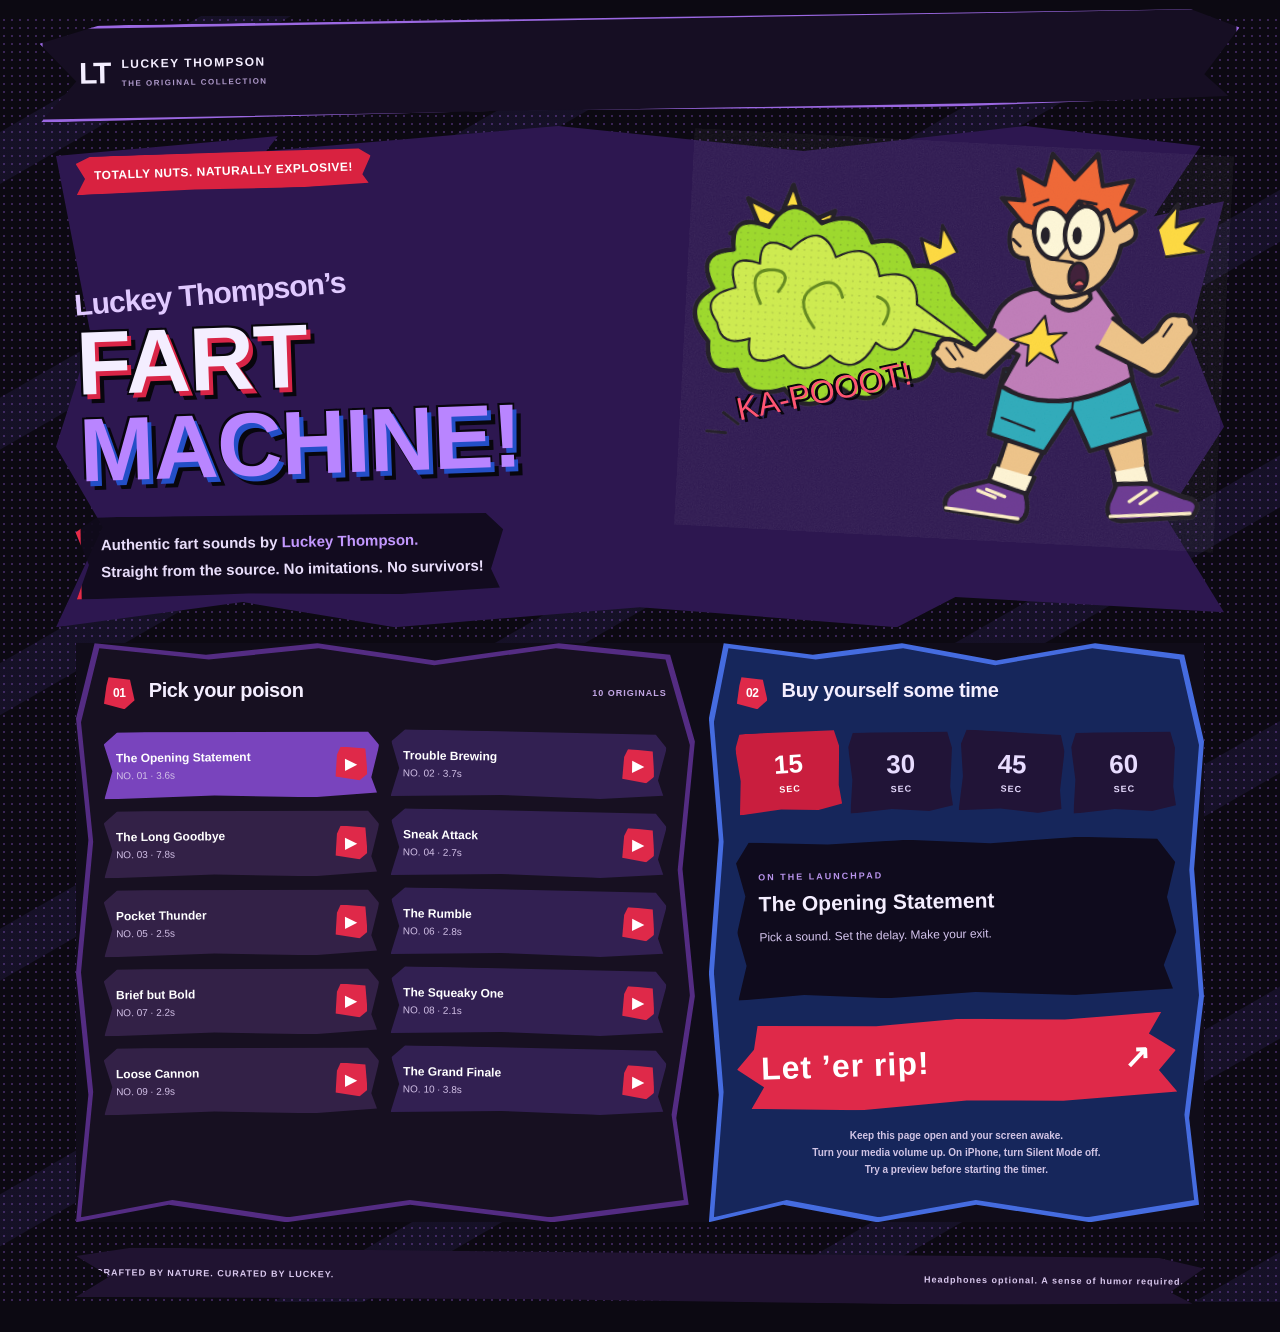
<file: index.html>
<!doctype html>
<html lang="en"><head><meta charset="UTF-8"><meta name="viewport" content="width=device-width,initial-scale=1"><meta name="theme-color" content="#0c0912"><title>Luckey Thompson • Let ’er rip</title><link rel="stylesheet" href="style.css?v=5"></head>
<body><header><a class="brand" href="./">LT<span>LUCKEY THOMPSON<br><small>THE ORIGINAL COLLECTION</small></span></a></header>
<main><section class="intro"><div class="eyebrow">TOTALLY NUTS. NATURALLY EXPLOSIVE!</div><h1><small>Luckey Thompson’s</small><br>FART<br><em>MACHINE!</em></h1><p>Authentic fart sounds by <strong>Luckey Thompson.</strong><br>Straight from the source. No imitations. No survivors!</p><div class="cartoon"><img src="images/stink-bomb.svg" alt="A full-body, wild-haired cartoon dude blasting a giant green stink bomb"><span class="comic-yell">KA-POOOT!</span></div></section>
<section class="console" aria-label="Fart sound player"><div class="collection"><div class="section-title"><h2><span>01</span> Pick your poison</h2><span>10 ORIGINALS</span></div><div id="sounds" class="sounds"></div></div>
<div class="controls"><div class="section-title"><h2><span>02</span> Buy yourself some time</h2></div><div class="delays" aria-label="Playback delay"> <button data-delay="15" aria-pressed="true">15<span>SEC</span></button><button data-delay="30" aria-pressed="false">30<span>SEC</span></button><button data-delay="45" aria-pressed="false">45<span>SEC</span></button><button data-delay="60" aria-pressed="false">60<span>SEC</span></button></div><div class="now"><span>ON THE LAUNCHPAD</span><strong id="selected">The Opening Statement</strong><p id="status" role="status" aria-live="polite">Pick a sound. Set the delay. Make your exit.</p></div><button id="launch" class="launch">Let ’er rip! <span>↗</span></button><button id="cancel" class="cancel" hidden>Cancel launch</button><p class="tip">Keep this page open and your screen awake.<br>Turn your media volume up. On iPhone, turn Silent Mode off.<br>Try a preview before starting the timer.</p></div></section>
<footer><span>CRAFTED BY NATURE. CURATED BY LUCKEY.</span><span>Headphones optional. A sense of humor required.</span></footer></main><script type="module" src="app.js?v=4"></script></body></html>
</file>
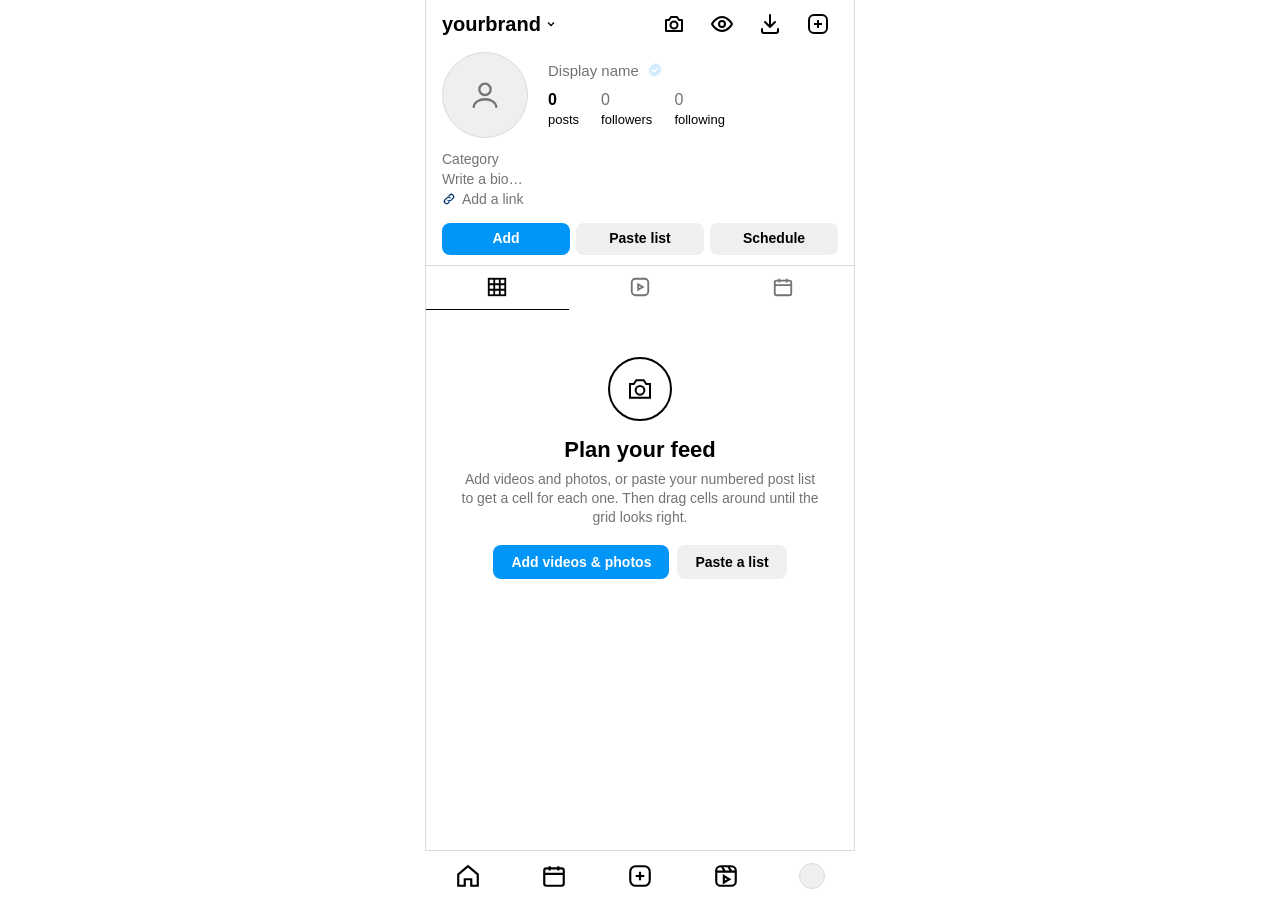
<file: Instagram Previewer.html>
<!doctype html>
<html lang="en">
<head>
<meta charset="utf-8">
<meta name="viewport" content="width=device-width, initial-scale=1, viewport-fit=cover">
<meta name="theme-color" content="#ffffff" media="(prefers-color-scheme: light)">
<meta name="theme-color" content="#000000" media="(prefers-color-scheme: dark)">
<title>DreamVision Feed Planner</title>
<style>
  :root {
    --bg: #ffffff;
    --fg: #000000;
    --muted: #737373;
    --line: #dbdbdb;
    --chip: #efefef;
    --chip-hover: #dbdbdb;
    --sheet: #ffffff;
    --accent: #0095f6;
    --link: #00376b;
    --danger: #ed4956;
    --badge: rgba(0, 0, 0, 0.62);
    --backdrop: rgba(0, 0, 0, 0.45);
  }
  @media (prefers-color-scheme: dark) {
    :root:not([data-theme="light"]) {
      --bg: #000000;
      --fg: #f5f5f5;
      --muted: #a8a8a8;
      --line: #262626;
      --chip: #262626;
      --chip-hover: #363636;
      --sheet: #1a1a1a;
      --link: #e0f1ff;
      --backdrop: rgba(0, 0, 0, 0.65);
      color-scheme: dark;
    }
  }
  :root[data-theme="dark"] {
    --bg: #000000;
    --fg: #f5f5f5;
    --muted: #a8a8a8;
    --line: #262626;
    --chip: #262626;
    --chip-hover: #363636;
    --sheet: #1a1a1a;
    --link: #e0f1ff;
    --backdrop: rgba(0, 0, 0, 0.65);
    color-scheme: dark;
  }
  /* Keep content clear of the notch / home bar; fixed bars add their own inset. */
  :root { padding-top: env(safe-area-inset-top, 0px); }

  * { box-sizing: border-box; }
  html { -webkit-text-size-adjust: 100%; }
  body {
    margin: 0;
    background: var(--bg);
    color: var(--fg);
    font: 14px/1.35 -apple-system, BlinkMacSystemFont, "Segoe UI", Roboto, Helvetica, Arial, sans-serif;
  }
  button { font: inherit; color: inherit; background: none; border: 0; padding: 0; cursor: pointer; }
  svg { display: block; }
  [hidden] { display: none !important; }

  .app {
    max-width: 430px;
    margin: 0 auto;
    min-height: 100dvh;
    padding-bottom: calc(56px + env(safe-area-inset-bottom));
    background: var(--bg);
    position: relative;
  }
  @media (min-width: 480px) {
    .app { border-left: 1px solid var(--line); border-right: 1px solid var(--line); }
  }

  /* Top bar */
  .topbar {
    position: sticky; top: env(safe-area-inset-top, 0px); z-index: 20;
    display: flex; align-items: center; gap: 8px;
    height: 48px; padding: 0 16px;
    background: var(--bg);
  }
  .topbar .handle { font-size: 20px; font-weight: 700; flex: 1; min-width: 0; display: flex; align-items: center; gap: 4px; }
  .topbar .handle [contenteditable] { outline: none; white-space: nowrap; overflow: hidden; text-overflow: ellipsis; }
  .icon-btn { width: 40px; height: 40px; display: grid; place-items: center; border-radius: 8px; }
  .icon-btn:active { opacity: 0.5; }

  /* Profile header (current Instagram layout: name + stats beside the photo) */
  .profile { padding: 4px 16px 0; }
  .profile-top { display: flex; align-items: center; gap: 20px; }
  .avatar {
    flex: none; width: 86px; height: 86px; border-radius: 50%; cursor: pointer;
    background: var(--chip) center/cover no-repeat; border: 1px solid var(--line);
    display: grid; place-items: center; color: var(--muted);
  }
  .profile-main { flex: 1; min-width: 0; display: grid; gap: 8px; }
  .name-row { min-width: 0; }
  .name-row .name { font-weight: 600; font-size: 15px; outline: none; overflow-wrap: anywhere; }
  .verified { display: inline-flex; vertical-align: -2px; margin-left: 4px; color: var(--accent); }
  .verified[aria-pressed="false"] { opacity: 0.18; }
  .stats { display: flex; gap: 22px; }
  .stat b { display: block; font-size: 16px; font-weight: 600; }
  .stat span { font-size: 13px; }
  .stat [contenteditable] { outline: none; }
  .bio { margin-top: 12px; display: grid; gap: 1px; }
  .bio .category { color: var(--muted); outline: none; }
  .bio .text { white-space: pre-wrap; outline: none; min-height: 1.35em; }
  .bio .link { display: flex; align-items: center; gap: 6px; color: var(--link); font-weight: 600; }
  .bio .link span { outline: none; min-width: 2em; }
  [contenteditable]:empty::before { content: attr(data-placeholder); color: var(--muted); font-weight: 400; }
  [contenteditable]:focus { background: var(--chip); border-radius: 4px; }
  .actions { display: flex; gap: 6px; margin: 14px 0 10px; }
  .btn {
    flex: 1; min-height: 32px; border-radius: 8px; background: var(--chip);
    font-weight: 600; font-size: 14px; padding: 0 10px;
  }
  .btn:hover { background: var(--chip-hover); }
  .btn.primary { background: var(--accent); color: #fff; }
  .btn.primary:hover { filter: brightness(0.95); }

  /* Tabs */
  .tabs { display: flex; border-top: 1px solid var(--line); position: sticky; top: calc(48px + env(safe-area-inset-top)); z-index: 15; background: var(--bg); }
  .tab {
    flex: 1; height: 44px; display: grid; place-items: center; color: var(--muted);
    border-bottom: 1px solid transparent; margin-bottom: -1px;
  }
  .tab[aria-selected="true"] { color: var(--fg); border-bottom-color: var(--fg); }

  /* Grid: Instagram's profile grid is 3:4 */
  .grid { display: grid; grid-template-columns: repeat(3, 1fr); gap: 2px; }
  .tile {
    position: relative; aspect-ratio: 3 / 4; background: var(--chip); overflow: hidden;
    cursor: pointer; user-select: none; -webkit-user-select: none; -webkit-touch-callout: none;
  }
  .reels .tile { aspect-ratio: 9 / 16; }
  .tile img { width: 100%; height: 100%; object-fit: cover; display: block; pointer-events: none; }
  .tile .kind { position: absolute; top: 6px; right: 6px; color: #fff; filter: drop-shadow(0 0 2px rgba(0,0,0,.6)); }
  .tile .when, .tile .trial {
    position: absolute; bottom: 4px; padding: 1px 6px; border-radius: 4px;
    background: var(--badge); color: #fff; font-size: 11px; font-weight: 600; letter-spacing: .1px;
  }
  .tile .when { left: 4px; }
  .tile .trial { right: 4px; background: rgba(120, 60, 220, .85); }
  .tile .when.posted { background: rgba(0, 149, 246, .85); }
  .tile .busy {
    position: absolute; left: 0; right: 0; bottom: 0; padding: 18px 6px 6px; text-align: center;
    background: linear-gradient(transparent, rgba(0,0,0,.75)); color: #fff; font-size: 11px; font-weight: 600;
  }
  .tile.drop-target { outline: 3px solid var(--accent); outline-offset: -3px; }
  .ph {
    position: absolute; inset: 0; display: flex; flex-direction: column; align-items: center; justify-content: center;
    gap: 6px; padding: 10px; text-align: center; color: #fff;
    background: hsl(var(--h, 220) 22% 30%);
  }
  .ph span { font-weight: 800; font-size: 12px; line-height: 1.15; text-transform: uppercase; overflow-wrap: anywhere; }
  .ph small { font-size: 10px; opacity: .75; display: flex; align-items: center; gap: 4px; }
  .recover { margin: 0 16px 12px; padding: 12px; border-radius: 12px; background: var(--chip); display: grid; gap: 10px; }
  .recover p { margin: 0; }
  .off-grid-note { display: block; width: 100%; padding: 12px 16px; text-align: center; }
  .off-grid-note:hover { color: var(--fg); }
  .tile .reels-only {
    position: absolute; top: 6px; left: 6px; padding: 1px 6px; border-radius: 4px;
    background: var(--badge); color: #fff; font-size: 10px; font-weight: 600;
  }
  .tile.add-tile {
    display: grid; place-items: center; text-align: center; color: var(--muted);
    background: transparent; outline: 1.5px dashed var(--line); outline-offset: -6px; font-size: 12px; font-weight: 600;
  }
  .tile.add-tile:hover { color: var(--fg); }

  /* Drag state (shared by grid + list) */
  .dragging-src { opacity: 0.25; }
  .drag-ghost {
    position: fixed; z-index: 100; pointer-events: none; margin: 0;
    box-shadow: 0 10px 30px rgba(0,0,0,.35); transform: scale(1.06); border-radius: 4px; overflow: hidden;
  }
  body.is-dragging, body.is-dragging * { cursor: grabbing !important; user-select: none; -webkit-user-select: none; }

  /* Empty state */
  .empty { padding: 48px 32px; text-align: center; }
  .empty-icon { width: 64px; height: 64px; margin: 0 auto 14px; border: 2px solid var(--fg); border-radius: 50%; display: grid; place-items: center; }
  .empty h2 { font-size: 22px; margin: 0 0 6px; font-weight: 800; }
  .empty p { margin: 0 0 18px; color: var(--muted); }
  .empty .btns { display: flex; gap: 8px; justify-content: center; flex-wrap: wrap; }
  .empty .btn { flex: none; padding: 0 18px; height: 34px; }

  /* Schedule */
  .sched-settings { padding: 12px 16px; border-bottom: 1px solid var(--line); display: grid; gap: 10px; }
  .sched-settings .row { display: flex; align-items: center; gap: 8px; flex-wrap: wrap; }
  .sched-settings label { color: var(--muted); font-size: 13px; }
  .field {
    font: inherit; color: var(--fg); background: var(--chip); border: 0; border-radius: 8px;
    height: 34px; padding: 0 10px; min-width: 0;
  }
  .field.num { width: 56px; text-align: center; }
  .field.wide { width: 100%; font-weight: 600; }
  .hint { color: var(--muted); font-size: 12px; }
  .list { list-style: none; margin: 0; padding: 0; }
  .list-group { padding: 14px 16px 6px; font-size: 13px; font-weight: 700; color: var(--muted); text-transform: uppercase; letter-spacing: .4px; }
  .item {
    display: flex; align-items: center; gap: 12px; padding: 8px 16px; background: var(--bg);
    user-select: none; -webkit-user-select: none; -webkit-touch-callout: none; cursor: pointer;
  }
  .item:hover { background: color-mix(in srgb, var(--chip) 50%, transparent); }
  .item .thumb { width: 48px; aspect-ratio: 3 / 4; border-radius: 4px; background: var(--chip) center/cover no-repeat; flex: none; position: relative; overflow: hidden; }
  .item .thumb .ph span { font-size: 7px; }
  .item .thumb > svg { position: absolute; top: 3px; right: 3px; color: #fff; filter: drop-shadow(0 0 2px rgba(0,0,0,.6)); }
  .item .meta { flex: 1; min-width: 0; }
  .item .date { font-weight: 600; }
  .item .cap { white-space: nowrap; overflow: hidden; text-overflow: ellipsis; }
  .item .sub { color: var(--muted); font-size: 12px; }
  .item .num { color: var(--muted); font-size: 12px; font-variant-numeric: tabular-nums; width: 20px; text-align: right; flex: none; }
  .item .grip { color: var(--muted); padding: 8px 0 8px 8px; cursor: grab; touch-action: none; }

  /* Bottom nav */
  .bottomnav {
    position: fixed; bottom: 0; left: 50%; transform: translateX(-50%); z-index: 20;
    width: 100%; max-width: 430px; height: calc(50px + env(safe-area-inset-bottom));
    padding-bottom: env(safe-area-inset-bottom);
    display: flex; justify-content: space-around; align-items: center;
    background: var(--bg); border-top: 1px solid var(--line);
  }
  .bottomnav .mini-avatar { width: 26px; height: 26px; border-radius: 50%; background: var(--chip) center/cover no-repeat; border: 1px solid var(--line); }

  /* Modals */
  .backdrop {
    position: fixed; inset: 0; z-index: 50; background: var(--backdrop);
    display: flex; align-items: flex-end; justify-content: center;
    animation: fade .15s ease;
  }
  .sheet {
    width: 100%; max-width: 430px; max-height: 94dvh; overflow: auto; overscroll-behavior: contain;
    background: var(--sheet); border-radius: 14px 14px 0 0;
    padding-bottom: env(safe-area-inset-bottom);
    animation: up .2s ease;
  }
  .grabber { width: 36px; height: 4px; border-radius: 2px; background: var(--line); margin: 8px auto; }
  .sheet-body { padding: 12px 16px 16px; display: grid; gap: 12px; }
  .sheet-title { font-size: 16px; font-weight: 700; text-align: center; padding: 2px 16px 6px; }
  .menu { display: grid; padding: 0 8px 8px; }
  .menu button { display: flex; gap: 14px; align-items: center; text-align: left; padding: 12px 10px; border-radius: 10px; }
  .menu button:hover { background: var(--chip); }
  .menu b { display: block; font-weight: 600; }
  .menu small { color: var(--muted); }
  .backup-row { display: flex; align-items: center; gap: 12px; padding: 12px; border-radius: 12px; background: var(--chip); }
  .backup-row > div { flex: 1; min-width: 0; }
  .backup-row b { display: block; font-weight: 600; }
  .backup-row small { color: var(--muted); }
  .backup-row .btn { flex: none; min-width: 84px; height: 34px; background: var(--sheet); }
  .backup-row .btn.primary { background: var(--accent); }
  .restore-confirm { padding: 12px; border-radius: 12px; border: 1px solid var(--danger); display: grid; gap: 10px; }
  .restore-confirm p { margin: 0; }
  .menu-setting { gap: 16px; margin: 0 8px 12px; padding: 12px 10px 4px; border-top: 1px solid var(--line); }
  .menu-setting b { display: block; font-weight: 600; }
  .menu-setting small { color: var(--muted); }
  .menu .ico { width: 40px; height: 40px; border-radius: 50%; background: var(--chip); display: grid; place-items: center; flex: none; }

  /* Post viewer: swipeable slides */
  .viewer { position: relative; background: #000; }
  .slides { display: flex; overflow-x: auto; scroll-snap-type: x mandatory; scrollbar-width: none; }
  .slides::-webkit-scrollbar { display: none; }
  .slide { flex: 0 0 100%; scroll-snap-align: center; position: relative; display: flex; align-items: center; justify-content: center; height: min(52dvh, 560px); overflow: hidden; }
  .slide img, .slide video { max-width: 100%; max-height: min(52dvh, 560px); display: block; object-fit: contain; }
  .slide .rm {
    position: absolute; top: 8px; right: 8px; width: 30px; height: 30px; border-radius: 50%;
    background: rgba(0,0,0,.55); color: #fff; display: grid; place-items: center;
  }
  .slide-empty { flex: 0 0 100%; height: 34dvh; display: grid; place-items: center; text-align: center; color: #fff; padding: 20px; }
  .slide-empty .btn { color: #fff; background: rgba(255,255,255,.16); height: 36px; padding: 0 16px; }
  .slide-empty p { margin: 0 0 12px; opacity: .8; }
  .slide .slide-empty { height: 100%; font-size: 13px; }
  .slide .slide-empty p { opacity: .9; }
  .slide-count {
    position: absolute; top: 10px; left: 10px; padding: 2px 8px; border-radius: 10px;
    background: rgba(0,0,0,.55); color: #fff; font-size: 12px; font-weight: 600; pointer-events: none;
  }
  .dots { display: flex; justify-content: center; gap: 4px; padding: 8px 0 0; }
  .dots i { width: 6px; height: 6px; border-radius: 50%; background: var(--line); }
  .dots i.on { background: var(--accent); }
  .sheet-when { font-weight: 600; }
  .sheet-when small { display: block; color: var(--muted); font-weight: 400; font-size: 12px; }
  .seg { display: flex; background: var(--chip); border-radius: 9px; padding: 2px; }
  .seg button { flex: 1; height: 30px; border-radius: 7px; font-size: 13px; font-weight: 600; color: var(--muted); }
  .seg button[aria-pressed="true"] { background: var(--sheet); color: var(--fg); box-shadow: 0 1px 3px rgba(0,0,0,.15); }
  .sheet textarea {
    font: inherit; color: var(--fg); background: var(--chip); border: 0; border-radius: 8px;
    padding: 10px; min-height: 70px; resize: vertical; width: 100%;
  }
  .switch-row { display: flex; align-items: center; justify-content: space-between; }
  .switch { position: relative; width: 44px; height: 26px; flex: none; }
  .switch input { opacity: 0; width: 100%; height: 100%; margin: 0; position: absolute; cursor: pointer; z-index: 1; }
  .switch span { position: absolute; inset: 0; border-radius: 13px; background: var(--line); transition: background .15s; pointer-events: none; }
  .switch span::after { content: ""; position: absolute; top: 3px; left: 3px; width: 20px; height: 20px; border-radius: 50%; background: #fff; transition: transform .15s; box-shadow: 0 1px 2px rgba(0,0,0,.3); }
  .switch input:checked + span { background: var(--accent); }
  .switch input:checked + span::after { transform: translateX(18px); }
  .sheet-btns { display: flex; gap: 6px; flex-wrap: wrap; }
  .sheet-btns .btn { flex: 1 1 120px; height: 34px; }
  .btn.danger { color: var(--danger); background: transparent; }
  .btn.danger:hover { background: var(--chip); }
  .btn.danger.armed { background: var(--danger); color: #fff; }
  .slide .rm.armed { width: auto; padding: 0 12px; border-radius: 15px; background: var(--danger); font-size: 13px; font-weight: 600; }

  /* Cover picker */
  .cover { display: grid; grid-template-columns: 78px 1fr; gap: 12px; align-items: center; padding: 12px; border-radius: 12px; background: var(--chip); }
  .cover-preview { width: 78px; aspect-ratio: 3 / 4; border-radius: 4px; overflow: hidden; background: #000; position: relative; }
  .cover-preview img, .cover-preview canvas { width: 100%; height: 100%; object-fit: cover; display: block; }
  .cover-preview .ph span { font-size: 8px; }
  .cover h3 { margin: 0 0 2px; font-size: 14px; }
  .cover .hint { margin-bottom: 8px; }
  .cover input[type="range"] { width: 100%; accent-color: var(--accent); margin: 0 0 8px; }
  .cover .sheet-btns .btn { flex: 1 1 90px; background: var(--sheet); font-size: 13px; }
  .cover .sheet-btns .btn:hover { background: var(--chip-hover); }
  .cover .btn.primary { background: var(--accent); }

  /* Drop overlay + toast */
  .drop-overlay {
    position: fixed; inset: 0; z-index: 60; display: grid; place-items: center;
    background: color-mix(in srgb, var(--accent) 18%, transparent);
    border: 3px dashed var(--accent); font-size: 18px; font-weight: 700; color: var(--accent);
    pointer-events: none; text-align: center; padding: 20px;
  }
  .toast {
    position: fixed; left: 50%; top: calc(12px + env(safe-area-inset-top)); transform: translateX(-50%);
    z-index: 70; background: #262626; color: #fff; padding: 10px 14px; border-radius: 8px;
    font-size: 13px; max-width: calc(100% - 32px); box-shadow: 0 4px 16px rgba(0,0,0,.3); pointer-events: none; }

  @keyframes fade { from { opacity: 0; } }
  @keyframes up { from { transform: translateY(40px); opacity: 0; } }
  @media (prefers-reduced-motion: reduce) {
    *, *::before, *::after { animation: none !important; transition: none !important; }
  }

  /* Screenshot preview: one click hides every editing control so the page looks like the real app. */
  body.preview .edit-only { display: none !important; }
  body:not(.preview) .native-only { display: none !important; }
  body.preview [contenteditable] { pointer-events: none; }
  /* Empty fields: counts and titles show their default (e.g. "0") as real text; empty bio/link lines disappear. */
  body.preview [contenteditable]:empty::before { color: inherit; font-weight: inherit; }
  body.preview .hide-empty:empty, body.preview .row-hide-empty:has(.hide-empty:empty) { display: none !important; }
  body.preview .ph small { display: none; }
  body.preview [contenteditable]:hover, body.preview [contenteditable]:focus { box-shadow: none; background: none; }
  .exit-preview {
    position: fixed; top: calc(12px + env(safe-area-inset-top, 0px)); right: 12px; z-index: 80;
    padding: 8px 14px; border-radius: 18px; background: rgba(0, 0, 0, .78); color: #fff; font-size: 13px; font-weight: 600;
    opacity: 0; pointer-events: none; transition: opacity .2s ease;
  }
  .exit-preview kbd { margin-left: 6px; padding: 1px 5px; border-radius: 4px; background: rgba(255, 255, 255, .2); font: inherit; font-size: 11px; }
  .exit-preview.show { opacity: 1; pointer-events: auto; }
  body:not(.preview) .exit-preview { display: none; }
  body.preview .tile .when, body.preview .tile .trial, body.preview .tile .reels-only, body.preview .add-tile,
  body.preview .off-grid-note, body.preview .recover, body.preview .verified[aria-pressed="false"] { display: none !important; }
</style>
</head>
<body>
<div class="app">
  <header class="topbar">
    <div class="handle">
      <span id="username" contenteditable="plaintext-only" spellcheck="false" data-placeholder="username"></span>
      <svg width="12" height="12" viewBox="0 0 24 24" fill="none" stroke="currentColor" stroke-width="2.5"><path d="M6 9l6 6 6-6"/></svg>
    </div>
    <button class="icon-btn edit-only" data-open-snap aria-label="Snapshot" title="Snapshot: save the page as an image or PDF">
      <svg width="24" height="24" viewBox="0 0 24 24" fill="none" stroke="currentColor" stroke-width="2" stroke-linejoin="round"><path d="M4 8h3l2-3h6l2 3h3v11H4z"/><circle cx="12" cy="13" r="3.5"/></svg>
    </button>
    <button class="icon-btn edit-only" data-preview aria-label="Preview for screenshots" title="Preview: hide editing controls for clean screenshots">
      <svg width="24" height="24" viewBox="0 0 24 24" fill="none" stroke="currentColor" stroke-width="2" stroke-linecap="round" stroke-linejoin="round"><path d="M2 12s3.6-7 10-7 10 7 10 7-3.6 7-10 7S2 12 2 12z"/><circle cx="12" cy="12" r="3"/></svg>
    </button>
    <button class="icon-btn edit-only" data-open-backup aria-label="Backup" title="Backup">
      <svg width="24" height="24" viewBox="0 0 24 24" fill="none" stroke="currentColor" stroke-width="2" stroke-linecap="round" stroke-linejoin="round"><path d="M12 3v12M7 10l5 5 5-5"/><path d="M4 17v2a2 2 0 002 2h12a2 2 0 002-2v-2"/></svg>
    </button>
    <button class="icon-btn" data-open-add aria-label="Add">
      <svg width="24" height="24" viewBox="0 0 24 24" fill="none" stroke="currentColor" stroke-width="2"><rect x="3" y="3" width="18" height="18" rx="5"/><path d="M12 8v8M8 12h8"/></svg>
    </button>
  </header>

  <section class="profile">
    <div class="profile-top">
      <div class="avatar" id="avatar" title="Change profile photo">
        <svg width="34" height="34" viewBox="0 0 24 24" fill="none" stroke="currentColor" stroke-width="1.6"><circle cx="12" cy="8" r="4"/><path d="M4 21c0-4 4-6 8-6s8 2 8 6"/></svg>
      </div>
      <div class="profile-main">
        <div class="name-row">
          <span class="name hide-empty" id="displayName" contenteditable="plaintext-only" data-placeholder="Display name"></span>
          <button class="verified" id="verifiedBtn" aria-pressed="false" aria-label="Verified badge" title="Tap to toggle the verified badge">
            <svg width="16" height="16"><use href="#i-verified"/></svg>
          </button>
        </div>
        <div class="stats">
          <div class="stat"><b id="postCount">0</b><span>posts</span></div>
          <div class="stat"><b id="followers" contenteditable="plaintext-only" spellcheck="false" data-placeholder="0"></b><span>followers</span></div>
          <div class="stat"><b id="following" contenteditable="plaintext-only" spellcheck="false" data-placeholder="0"></b><span>following</span></div>
        </div>
      </div>
    </div>
    <div class="bio">
      <div class="category hide-empty" id="category" contenteditable="plaintext-only" data-placeholder="Category"></div>
      <div class="text hide-empty" id="bioText" contenteditable="plaintext-only" data-placeholder="Write a bio…"></div>
      <div class="link row-hide-empty">
        <svg width="14" height="14"><use href="#i-link"/></svg>
        <span class="hide-empty" id="link" contenteditable="plaintext-only" spellcheck="false" data-placeholder="Add a link"></span>
      </div>
    </div>
    <div class="actions">
      <button class="btn primary edit-only" data-open-add>Add</button>
      <button class="btn edit-only" data-open-paste>Paste list</button>
      <button class="btn edit-only" data-goto="schedule">Schedule</button>
      <span class="btn primary native-only" aria-hidden="true" style="display:grid;place-items:center">Follow</span>
      <span class="btn native-only" aria-hidden="true" style="display:grid;place-items:center">Message</span>
    </div>
  </section>

  <nav class="tabs" role="tablist">
    <button class="tab" role="tab" data-tab="grid" aria-selected="true" aria-label="Grid">
      <svg width="22" height="22" viewBox="0 0 24 24" fill="none" stroke="currentColor" stroke-width="2"><rect x="3" y="3" width="18" height="18"/><path d="M9 3v18M15 3v18M3 9h18M3 15h18"/></svg>
    </button>
    <button class="tab" role="tab" data-tab="reels" aria-selected="false" aria-label="Reels">
      <svg width="22" height="22" viewBox="0 0 24 24" fill="none" stroke="currentColor" stroke-width="2"><rect x="3" y="3" width="18" height="18" rx="4"/><path d="M10 9v6l5-3z"/></svg>
    </button>
    <span class="tab native-only" aria-hidden="true"><svg width="22" height="22" viewBox="0 0 24 24" fill="none" stroke="currentColor" stroke-width="2"><rect x="3" y="3" width="18" height="18" rx="3"/><circle cx="12" cy="10" r="3"/><path d="M6.5 19c1-3 3-4 5.5-4s4.5 1 5.5 4"/></svg></span>
    <button class="tab edit-only" role="tab" data-tab="schedule" aria-selected="false" aria-label="Schedule">
      <svg width="22" height="22" viewBox="0 0 24 24" fill="none" stroke="currentColor" stroke-width="2"><rect x="3" y="5" width="18" height="16" rx="2"/><path d="M3 10h18M8 3v4M16 3v4"/></svg>
    </button>
  </nav>

  <main>
    <section id="gridView">
      <div class="recover" id="recover" hidden>
        <p><b>The planner closed unexpectedly last time.</b> Very large videos can do this, especially on phones. Smaller H.264 exports work best.</p>
        <div class="sheet-btns">
          <button class="btn" id="recoverOk">OK</button>
          <button class="btn danger" id="recoverClear">Clear all planner data</button>
        </div>
      </div>
      <div class="grid" id="grid"></div>
      <button class="hint off-grid-note" id="offGridNote" data-goto="reels" hidden></button>
      <div class="empty" id="empty" hidden>
        <div class="empty-icon">
          <svg width="30" height="30" viewBox="0 0 24 24" fill="none" stroke="currentColor" stroke-width="1.6"><path d="M4 8h3l2-3h6l2 3h3v11H4z"/><circle cx="12" cy="13" r="3.5"/></svg>
        </div>
        <h2>Plan your feed</h2>
        <p>Add videos and photos, or paste your numbered post list to get a cell for each one. Then drag cells around until the grid looks right.</p>
        <div class="btns">
          <button class="btn primary" data-pick="each">Add videos &amp; photos</button>
          <button class="btn" data-open-paste>Paste a list</button>
        </div>
      </div>
    </section>

    <section id="reelsView" hidden>
      <div class="grid reels" id="reelsGrid"></div>
      <div class="empty" id="reelsEmpty" hidden><p>Reels and trial reels show here at full 9:16, the way the Reels tab crops them.</p></div>
    </section>

    <section id="scheduleView" hidden>
      <div class="sched-settings">
        <div class="row">
          <label for="startDate">Start</label>
          <input class="field" type="date" id="startDate">
          <label for="postTime">at</label>
          <input class="field" type="time" id="postTime">
        </div>
        <div class="row">
          <label for="everyDays">Post every</label>
          <input class="field num" type="number" id="everyDays" min="1" max="60" step="1">
          <label for="everyDays">day(s)</label>
        </div>
        <div class="hint">The bottom of your grid posts first. Drag here or in the grid to reshuffle; dates follow the order.</div>
      </div>
      <ul class="list" id="schedList"></ul>
      <div class="empty" id="schedEmpty" hidden><p>Nothing scheduled yet. Add posts and they'll show up here in posting order.</p></div>
    </section>
  </main>

  <nav class="bottomnav" aria-label="App">
    <button class="icon-btn" aria-label="Grid" data-goto="grid" data-scroll-top>
      <svg width="26" height="26" viewBox="0 0 24 24" fill="none" stroke="currentColor" stroke-width="2"><path d="M3 10.5L12 3l9 7.5V21h-6v-6H9v6H3z"/></svg>
    </button>
    <span class="icon-btn native-only" aria-hidden="true"><svg width="26" height="26" viewBox="0 0 24 24" fill="none" stroke="currentColor" stroke-width="2"><circle cx="11" cy="11" r="7"/><path d="M20 20l-4-4"/></svg></span>
    <button class="icon-btn edit-only" aria-label="Schedule" data-goto="schedule">
      <svg width="26" height="26" viewBox="0 0 24 24" fill="none" stroke="currentColor" stroke-width="2"><rect x="3" y="5" width="18" height="16" rx="2"/><path d="M3 10h18M8 3v4M16 3v4"/></svg>
    </button>
    <button class="icon-btn" aria-label="Add" data-open-add>
      <svg width="26" height="26" viewBox="0 0 24 24" fill="none" stroke="currentColor" stroke-width="2"><rect x="3" y="3" width="18" height="18" rx="5"/><path d="M12 8v8M8 12h8"/></svg>
    </button>
    <button class="icon-btn" aria-label="Reels" data-goto="reels">
      <svg width="26" height="26" viewBox="0 0 24 24" fill="none" stroke="currentColor" stroke-width="2"><rect x="3" y="3" width="18" height="18" rx="4"/><path d="M3 8h18M8 3l3 5M14 3l3 5M10 12v6l5-3z"/></svg>
    </button>
    <button class="icon-btn" aria-label="Profile" data-goto="grid" data-scroll-top>
      <span class="mini-avatar" id="miniAvatar"></span>
    </button>
  </nav>
</div>

<!-- Add menu -->
<div class="backdrop" id="addMenu" hidden>
  <div class="sheet" role="dialog" aria-modal="true" aria-label="Add">
    <div class="grabber"></div>
    <div class="sheet-title">Add to your grid</div>
    <div class="menu">
      <button data-pick="each">
        <span class="ico"><svg width="20" height="20"><use href="#i-reel"/></svg></span>
        <span><b>Videos &amp; photos</b><small>Each file gets its own cell</small></span>
      </button>
      <button data-pick="carousel">
        <span class="ico"><svg width="20" height="20"><use href="#i-carousel"/></svg></span>
        <span><b>Carousel</b><small>Pick several files for one swipeable post</small></span>
      </button>
      <button data-add-placeholder>
        <span class="ico"><svg width="20" height="20" viewBox="0 0 24 24" fill="none" stroke="currentColor" stroke-width="2" stroke-dasharray="3 3"><rect x="4" y="3" width="16" height="18" rx="2"/></svg></span>
        <span><b>Empty cell</b><small>A titled spot for content you haven't shot yet</small></span>
      </button>
      <button data-open-paste>
        <span class="ico"><svg width="20" height="20" viewBox="0 0 24 24" fill="none" stroke="currentColor" stroke-width="2" stroke-linecap="round"><path d="M9 6h11M9 12h11M9 18h11M4 6h.01M4 12h.01M4 18h.01"/></svg></span>
        <span><b>Paste a list</b><small>Turn your numbered post list into cells</small></span>
      </button>
    </div>
    <div class="menu-setting switch-row">
      <span><b>Compress videos</b><small>Makes a lighter 720p copy so the planner stays fast. Your original files aren't changed.</small></span>
      <span class="switch"><input type="checkbox" id="compressToggle" aria-label="Compress videos"><span></span></span>
    </div>
  </div>
</div>

<!-- Backup -->
<div class="backdrop" id="backupModal" hidden>
  <div class="sheet" role="dialog" aria-modal="true" aria-label="Backup">
    <div class="grabber"></div>
    <div class="sheet-title">Backup</div>
    <div class="sheet-body">
      <div class="hint">Your plan is saved in this browser only. A backup file holds everything (posts, videos, thumbnails, profile and schedule) so you can keep it safe or open it on another computer.</div>
      <div class="backup-row">
        <div><b>Save backup file</b><small id="lastBackup">No backup saved yet.</small></div>
        <button class="btn primary" id="backupSave">Save</button>
      </div>
      <div class="backup-row">
        <div><b>Restore from backup</b><small>Replaces what's in the planner now with the backup.</small></div>
        <button class="btn" id="backupLoad">Restore</button>
      </div>
      <div class="restore-confirm" id="restoreConfirm" hidden>
        <p id="restoreText"></p>
        <div class="sheet-btns">
          <button class="btn" id="restoreCancel">Cancel</button>
          <button class="btn danger armed" id="restoreGo">Replace my plan</button>
        </div>
      </div>
      <div class="hint" id="backupStatus" hidden></div>
    </div>
  </div>
</div>

<!-- Snapshot -->
<div class="backdrop" id="snapModal" hidden>
  <div class="sheet small" role="dialog" aria-modal="true" aria-label="Snapshot">
    <div class="sheet-title">Save a snapshot</div>
    <div class="sheet-body">
      <div class="hint">Saves the whole page exactly as it looks in Preview, without any editing controls.</div>
      <div class="sheet-btns">
        <button class="btn primary" data-snap="png">Image (PNG)</button>
        <button class="btn" data-snap="pdf">PDF</button>
      </div>
      <div class="hint">Browsers save to your Downloads folder. To save straight to your Desktop, set your browser to ask where to save each download (Chrome: Settings, Downloads; Safari: Settings, General, File download location).</div>
    </div>
  </div>
</div>

<!-- Paste list -->
<div class="backdrop" id="pasteModal" hidden>
  <div class="sheet" role="dialog" aria-modal="true" aria-label="Paste a list">
    <div class="grabber"></div>
    <div class="sheet-title">Paste your post list</div>
    <div class="sheet-body">
      <div class="hint">One post per line. Line 1 becomes the top-left cell, like reading the grid. Words like carousel, trial or post set the type; anything else becomes a reel.</div>
      <textarea id="pasteText" rows="9" placeholder="1. THE NEW WAY TO INTERVIEW - CAROUSEL&#10;2. FLASHY FOOTAGE - TRIAL REEL&#10;3. TALKING SCOTT A&#10;…"></textarea>
      <div class="sheet-btns">
        <button class="btn" data-close>Cancel</button>
        <button class="btn primary" id="pasteCreate">Create cells</button>
      </div>
    </div>
  </div>
</div>

<!-- Post viewer / editor -->
<div class="backdrop" id="sheet" hidden>
  <div class="sheet" role="dialog" aria-modal="true" aria-label="Post details">
    <div class="grabber"></div>
    <div class="viewer">
      <div class="slides" id="slides"></div>
      <span class="slide-count" id="slideCount" hidden></span>
    </div>
    <div class="dots" id="dots"></div>
    <div class="sheet-body">
      <div class="sheet-when" id="sheetWhen"></div>
      <input class="field wide" id="sheetTitle" placeholder="Working title, e.g. TALKING SCOTT A" autocomplete="off">
      <div class="seg" id="sheetKind" role="group" aria-label="Post type">
        <button data-kind="post">Post</button>
        <button data-kind="carousel">Carousel</button>
        <button data-kind="reel">Reel</button>
        <button data-kind="trial">Trial reel</button>
      </div>
      <div class="hint" id="kindHint"></div>
      <div class="switch-row" id="gridRow">
        <span>Show on profile grid<small class="hint" id="gridHint" style="display:block"></small></span>
        <label class="switch"><input type="checkbox" id="sheetOnGrid"><span></span></label>
      </div>

      <div class="cover" id="coverBox">
        <div class="cover-preview" id="coverPreview"></div>
        <div>
          <h3>Grid thumbnail</h3>
          <div class="hint" id="coverHint"></div>
          <input type="range" id="scrub" min="0" max="1000" value="0" aria-label="Scrub to pick a frame">
          <div class="sheet-btns">
            <button class="btn primary" id="frameBtn">Use this frame</button>
            <button class="btn" id="thumbBtn">Upload image</button>
            <button class="btn" id="resetThumbBtn">Reset</button>
          </div>
        </div>
      </div>

      <textarea id="sheetCaption" placeholder="Caption or notes…"></textarea>
      <div class="switch-row">
        <span>Already posted</span>
        <label class="switch"><input type="checkbox" id="sheetPosted"><span></span></label>
      </div>
      <div class="sheet-btns">
        <button class="btn" id="addMediaBtn">Add video or photo</button>
      </div>
      <div class="hint" id="sheetBusy" hidden></div>
      <div class="sheet-btns">
        <button class="btn danger" id="deleteBtn">Delete cell</button>
        <button class="btn" data-close>Done</button>
      </div>
    </div>
  </div>
</div>

<div class="drop-overlay" id="dropOverlay" hidden>Drop on a cell to fill it, or anywhere else to add new cells</div>
<div class="toast" id="toast" hidden></div>
<button class="exit-preview" id="exitPreview" type="button">Exit preview<kbd>Esc</kbd></button>


<input type="file" id="fileInput" accept="image/*,video/*" multiple hidden>
<input type="file" id="mediaInput" accept="image/*,video/*" multiple hidden>
<input type="file" id="avatarInput" accept="image/*" hidden>
<input type="file" id="thumbInput" accept="image/*" hidden>
<input type="file" id="backupInput" accept=".zip,application/zip" hidden>

<svg width="0" height="0" style="position:absolute">
  <symbol id="i-reel" viewBox="0 0 24 24"><path fill="currentColor" d="M5 3h14a2 2 0 012 2v14a2 2 0 01-2 2H5a2 2 0 01-2-2V5a2 2 0 012-2zm5 6v7l6-3.5z"/></symbol>
  <symbol id="i-carousel" viewBox="0 0 24 24"><path fill="currentColor" d="M8 2h12a2 2 0 012 2v12a2 2 0 01-2 2h-1V6a1 1 0 00-1-1H6V4a2 2 0 012-2zM4 6h12a2 2 0 012 2v12a2 2 0 01-2 2H4a2 2 0 01-2-2V8a2 2 0 012-2z"/></symbol>
  <symbol id="i-grip" viewBox="0 0 24 24"><path fill="none" stroke="currentColor" stroke-width="2" stroke-linecap="round" d="M5 8h14M5 12h14M5 16h14"/></symbol>
  <symbol id="i-link" viewBox="0 0 24 24"><path fill="none" stroke="currentColor" stroke-width="2.2" stroke-linecap="round" d="M10 14a4 4 0 005.7 0l3-3a4 4 0 00-5.7-5.7l-1 1M14 10a4 4 0 00-5.7 0l-3 3a4 4 0 005.7 5.7l1-1"/></symbol>
  <symbol id="i-verified" viewBox="0 0 24 24"><path fill="currentColor" d="M12 1.5l2.6 1.9 3.2-.2 1 3.1 2.7 1.8-1 3.1 1 3.1-2.7 1.8-1 3.1-3.2-.2L12 22.5l-2.6-1.9-3.2.2-1-3.1-2.7-1.8 1-3.1-1-3.1 2.7-1.8 1-3.1 3.2.2z"/><path fill="none" stroke="#fff" stroke-width="2.2" stroke-linecap="round" stroke-linejoin="round" d="M8 12.2l2.7 2.6L16.2 9"/></symbol>
  <symbol id="i-x" viewBox="0 0 24 24"><path fill="none" stroke="currentColor" stroke-width="2.4" stroke-linecap="round" d="M6 6l12 12M18 6L6 18"/></symbol>
</svg>

<script>
(() => {
  'use strict';

  // ---------- Storage (IndexedDB: media blobs + small settings) ----------
  const store = (() => {
    let dbPromise = null;
    function open() {
      if (!dbPromise) {
        dbPromise = new Promise((resolve, reject) => {
          const req = indexedDB.open('feed-planner', 2);
          req.onupgradeneeded = e => {
            const db = req.result;
            if (e.oldVersion < 1) {
              db.createObjectStore('posts', { keyPath: 'id' });
              db.createObjectStore('kv');
            }
            if (e.oldVersion < 2) {
              // Videos live in their own store so editing a title never rewrites (or reloads) a video.
              const media = db.createObjectStore('media');
              if (e.oldVersion >= 1) {
                req.transaction.objectStore('posts').openCursor().onsuccess = ev => {
                  const cur = ev.target.result;
                  if (!cur) return;
                  const p = cur.value;
                  const blobs = Array.isArray(p.slides) ? p.slides : p.media ? [p.media] : [];
                  p.slides = blobs.map(b => {
                    if (!(b instanceof Blob)) return b;
                    const id = uid();
                    media.put(b, id);
                    return { id, type: b.type, name: b.name || '' };
                  });
                  if (!p.kind) p.kind = p.type === 'video' ? 'reel' : p.slides.length > 1 ? 'carousel' : 'post';
                  delete p.media; delete p.type;
                  cur.update(p);
                  cur.continue();
                };
              }
            }
          };
          req.onsuccess = () => {
            // Let a newer version (e.g. the planner updated in another tab) take over instead of blocking it.
            req.result.onversionchange = () => req.result.close();
            resolve(req.result);
          };
          req.onerror = () => reject(req.error);
          req.onblocked = () => toast('Close the planner in your other tabs to finish updating it.', 8000);
        });
      }
      return dbPromise;
    }
    async function run(name, mode, fn) {
      const db = await open();
      return new Promise((resolve, reject) => {
        const tx = db.transaction(name, mode);
        const req = fn(tx.objectStore(name));
        tx.oncomplete = () => resolve(req ? req.result : undefined);
        tx.onerror = tx.onabort = () => reject(tx.error);
      });
    }
    return {
      allPosts: () => run('posts', 'readonly', s => s.getAll()),
      putPost: p => run('posts', 'readwrite', s => s.put(p)),
      deletePost: id => run('posts', 'readwrite', s => s.delete(id)),
      getMedia: id => run('media', 'readonly', s => s.get(id)),
      putMedia: (id, blob) => run('media', 'readwrite', s => s.put(blob, id)),
      deleteMedia: id => run('media', 'readwrite', s => s.delete(id)),
      get: k => run('kv', 'readonly', s => s.get(k)),
      set: (k, v) => run('kv', 'readwrite', s => s.put(v, k)),
      // Restore: wipe everything and write the backup in one transaction, so it's all-or-nothing.
      async replaceAll({ posts, media, kv }) {
        const db = await open();
        return new Promise((resolve, reject) => {
          const tx = db.transaction(['posts', 'media', 'kv'], 'readwrite');
          const [ps, ms, ks] = ['posts', 'media', 'kv'].map(n => tx.objectStore(n));
          ps.clear(); ms.clear(); ks.clear();
          posts.forEach(p => ps.put(p));
          media.forEach(([id, blob]) => ms.put(blob, id));
          kv.forEach(([k, v]) => ks.put(v, k));
          tx.oncomplete = () => resolve();
          tx.onerror = tx.onabort = () => reject(tx.error);
        });
      },
    };
  })();

  let saveWarned = false;
  function persist(promise) {
    promise.catch(() => {
      if (!saveWarned) { saveWarned = true; toast("Couldn't save in this browser. Changes will be lost on refresh."); }
    });
  }

  // ---------- State ----------
  const KINDS = { post: 'Post', carousel: 'Carousel', reel: 'Reel', trial: 'Trial reel' };
  const KIND_HINTS = {
    post: '',
    carousel: 'Swipe through the slides above. The grid shows the thumbnail below.',
    reel: 'The grid crops reels to 3:4; the Reels tab shows the full 9:16.',
    trial: 'On Instagram, trial reels go to non-followers first and only land on your grid if you share them there. Use the switch below to preview either way.',
  };
  const posts = new Map();     // id -> { id, kind, title, slides: [{ id, type, name }], thumb, customThumb, caption, posted, onGrid, created }
  const mediaCache = new Map(); // media id -> Blob, loaded only when a cell is opened
  let order = [];              // grid order, index 0 = top-left (newest)
  let profile = { username: 'yourbrand', name: '', verified: false, category: '', bio: '', link: '', followers: '', following: '' };
  let schedule = { start: todayISO(), time: '18:00', every: 1 };
  let avatarBlob = null;
  let settings = { compress: true };
  const urls = new Map();      // blob -> object URL cache
  let openId = null;
  let currentTab = 'grid';

  function todayISO() {
    const d = new Date();
    return `${d.getFullYear()}-${String(d.getMonth() + 1).padStart(2, '0')}-${String(d.getDate()).padStart(2, '0')}`;
  }
  function urlFor(blob) {
    if (!blob) return '';
    let u = urls.get(blob);
    if (!u) { u = URL.createObjectURL(blob); urls.set(blob, u); }
    return u;
  }
  function dropUrl(blob) {
    const u = urls.get(blob);
    if (u) { URL.revokeObjectURL(u); urls.delete(blob); }
  }
  const uid = () => Date.now().toString(36) + Math.random().toString(36).slice(2, 8);
  const isVideo = blob => !!blob && /^video\//.test(blob.type);
  const esc = s => String(s).replace(/[&<>"']/g, c => ({ '&': '&amp;', '<': '&lt;', '>': '&gt;', '"': '&quot;', "'": '&#39;' }[c]));
  function hue(id) { let h = 0; for (const c of id) h = (h * 31 + c.charCodeAt(0)) % 360; return h; }

  // Fill in fields that older saves don't have. (Files were moved out of posts by the v2 upgrade.)
  function normalize(p) {
    let changed = false;
    if (!Array.isArray(p.slides)) { p.slides = []; changed = true; }
    if (!p.kind) { p.kind = p.slides.length > 1 ? 'carousel' : isVideo(p.slides[0]) ? 'reel' : 'post'; changed = true; }
    p.title = p.title || '';
    p.caption = p.caption || '';
    p.posted = !!p.posted;
    p.customThumb = !!p.customThumb;
    if (typeof p.onGrid !== 'boolean') { p.onGrid = true; changed = true; }
    return changed;
  }

  // ---------- Schedule math ----------
  // Unposted posts go out bottom-of-grid first. Slot i = start + i * every days.
  function queue() {
    return order.filter(id => !posts.get(id).posted).reverse();
  }
  function scheduleDates() {
    const map = new Map();
    const [y, m, d] = (schedule.start || todayISO()).split('-').map(Number);
    const [hh, mm] = (schedule.time || '18:00').split(':').map(Number);
    const every = Math.max(1, Number(schedule.every) || 1);
    queue().forEach((id, i) => map.set(id, new Date(y, m - 1, d + i * every, hh, mm)));
    return map;
  }
  const fmtShort = new Intl.DateTimeFormat(undefined, { month: 'short', day: 'numeric' });
  const fmtLong = new Intl.DateTimeFormat(undefined, { weekday: 'short', month: 'short', day: 'numeric' });
  const fmtTime = new Intl.DateTimeFormat(undefined, { hour: 'numeric', minute: '2-digit' });

  // ---------- Thumbnails ----------
  function canvasToBlob(canvas) {
    return new Promise(res => canvas.toBlob(b => res(b), 'image/jpeg', 0.85));
  }
  function drawScaled(source, w, h, max = 720) {
    const scale = Math.min(1, max / Math.max(w, h));
    const c = document.createElement('canvas');
    c.width = Math.round(w * scale); c.height = Math.round(h * scale);
    c.getContext('2d').drawImage(source, 0, 0, c.width, c.height);
    return canvasToBlob(c);
  }
  async function imageThumb(blob) {
    try {
      const bmp = await createImageBitmap(blob);
      const out = await drawScaled(bmp, bmp.width, bmp.height);
      bmp.close && bmp.close();
      return out || blob;
    } catch { return blob; } // e.g. HEIC the browser can't decode: show original
  }
  function videoThumb(blob, atTime) {
    return new Promise(resolve => {
      const v = document.createElement('video');
      const src = URL.createObjectURL(blob);
      let done = false;
      const finish = out => { if (done) return; done = true; URL.revokeObjectURL(src); v.removeAttribute('src'); v.load(); resolve(out); };
      setTimeout(() => finish(null), 8000);
      v.muted = true; v.playsInline = true; v.preload = 'auto';
      v.onloadeddata = () => {
        const t = atTime != null ? atTime : Math.min(0.5, (v.duration || 1) / 2);
        if (Math.abs(v.currentTime - t) < 0.01) v.onseeked(); else v.currentTime = t;
      };
      v.onseeked = async () => finish(await drawScaled(v, v.videoWidth, v.videoHeight));
      v.onerror = () => finish(null);
      v.src = src;
    });
  }
  const mediaThumb = blob => (isVideo(blob) ? videoThumb(blob) : imageThumb(blob));

  // Each slide is { id, type, name }; the file itself is saved once and loaded on demand.
  function storeMedia(file) {
    const id = uid();
    mediaCache.set(id, file);
    persist(store.putMedia(id, file));
    return { id, type: file.type, name: file.name || '' };
  }
  async function loadMedia(slide) {
    if (!mediaCache.has(slide.id)) {
      const blob = await store.getMedia(slide.id).catch(() => null);
      if (blob) mediaCache.set(slide.id, blob);
    }
    return mediaCache.get(slide.id) || null;
  }
  function forgetMedia(slide) {
    const blob = mediaCache.get(slide.id);
    if (blob) dropUrl(blob);
    mediaCache.delete(slide.id);
    persist(store.deleteMedia(slide.id));
  }

  async function autoThumb(p) {
    if (p.customThumb && p.thumb) return;
    p.customThumb = false;
    const first = p.slides[0] ? await loadMedia(p.slides[0]) : null;
    p.thumb = first ? await mediaThumb(first) : null;
  }

  // ---------- Creating posts ----------
  function newPost(fields) {
    return { id: uid(), kind: 'post', title: '', slides: [], thumb: null, customThumb: false, caption: '', posted: false, onGrid: true, created: Date.now(), ...fields };
  }
  function insertAtTop(ids) {
    order = ids.concat(order);
    saveOrder();
  }
  const isReel = p => p.kind === 'reel' || p.kind === 'trial';
  // Reels can be kept off the profile grid (Reels tab only), like Instagram's "Show on profile grid".
  const onGrid = p => !isReel(p) || p.onGrid !== false;
  const kindFor = files => (files.length > 1 ? 'carousel' : isVideo(files[0]) ? 'reel' : 'post');
  // Some browsers/OSes hand over .mov and friends with no MIME type, so fall back to the extension.
  const EXT_TYPES = {
    mp4: 'video/mp4', m4v: 'video/mp4', mov: 'video/quicktime', qt: 'video/quicktime', webm: 'video/webm',
    mkv: 'video/x-matroska', avi: 'video/x-msvideo', mts: 'video/mp2t', m2ts: 'video/mp2t', '3gp': 'video/3gpp',
    jpg: 'image/jpeg', jpeg: 'image/jpeg', png: 'image/png', gif: 'image/gif', webp: 'image/webp',
    heic: 'image/heic', heif: 'image/heif', avif: 'image/avif', tif: 'image/tiff', tiff: 'image/tiff',
  };
  const extOf = f => ((f && f.name) || '').split('.').pop().toLowerCase();
  function asMedia(f) {
    if (/^(image|video)\//.test(f.type)) return f;
    const type = EXT_TYPES[extOf(f)];
    return type ? new File([f], f.name, { type, lastModified: f.lastModified }) : null;
  }
  const mediaOnly = list => [...list].map(asMedia).filter(Boolean);
  const cantPreview = p => !p.thumb && isVideo(p.slides[0]);
  function warnUnplayable(names) {
    if (!names.length) return;
    toast(`Added, but this browser can't play ${names.length === 1 ? `“${names[0]}”` : `${names.length} of these videos`}. ` +
      'ProRes and some iPhone (HEVC) videos only play in Safari. Open the planner in Safari, or export an H.264 MP4. ' +
      'You can still set a cover with “Upload image”.', 12000);
  }

  // ---------- Video compression (runs in the browser with WebCodecs, via Mediabunny) ----------
  // Big camera files make the planner slow and can crash phones, so videos get a lighter 720p copy.
  // H.264 MP4 where the browser can encode it (Chrome, Safari, Edge); WebM otherwise.
  const MEDIABUNNY_URL = 'https://cdn.jsdelivr.net/npm/mediabunny@1.61.0/dist/bundles/mediabunny.min.mjs';
  const MAX_SIDE = 1280;
  const VIDEO_BITRATE = 2_500_000;
  const SKIP_BELOW = 12 * 1024 * 1024; // small H.264 files are already light enough
  let mediabunny = null;
  const loadMediabunny = () => (mediabunny ||= import(MEDIABUNNY_URL).catch(err => { mediabunny = null; throw err; }));
  const warned = new Set();
  const warnOnce = (key, msg) => { if (!warned.has(key)) { warned.add(key); toast(msg, 8000); } };

  // Returns the compressed file, or the original when it's already small, can't be decoded here,
  // or compressing wouldn't make it smaller.
  async function compressVideo(file, onProgress) {
    if (!settings.compress || typeof VideoEncoder === 'undefined') return file;
    let M, input;
    try { M = await loadMediabunny(); } catch {
      warnOnce('compressor', "Couldn't load the video compressor, so this video is kept at full size.");
      return file;
    }
    try {
      input = new M.Input({ formats: M.ALL_FORMATS, source: new M.BlobSource(file) });
      const track = await input.getPrimaryVideoTrack();
      if (!track) return file;
      if (track.codec === 'avc' && file.size < SKIP_BELOW) return file;
      if (!(await track.canDecode())) return file;
      const useAvc = await M.canEncodeVideo('avc');
      const codec = useAvc ? 'avc' : (await M.canEncodeVideo('vp9')) ? 'vp9' : null;
      if (!codec) return file;
      const [canAac, canOpus] = await Promise.all([M.canEncodeAudio('aac'), M.canEncodeAudio('opus')]);
      const scale = Math.min(1, MAX_SIDE / Math.max(track.displayWidth, track.displayHeight));
      const even = n => Math.max(2, Math.round(n / 2) * 2);
      const output = new M.Output({
        format: useAvc ? new M.Mp4OutputFormat({ fastStart: 'in-memory' }) : new M.WebMOutputFormat(),
        target: new M.BufferTarget(),
      });
      const conversion = await M.Conversion.init({
        input, output, tracks: 'primary',
        video: {
          width: even(track.displayWidth * scale), height: even(track.displayHeight * scale), fit: 'contain',
          codec, bitrate: VIDEO_BITRATE, forceTranscode: true,
        },
        audio: t => (useAvc && t.codec === 'aac') ? {}
          : useAvc && canAac ? { codec: 'aac', bitrate: 128000 }
          : canOpus ? { codec: 'opus', bitrate: 96000 }
          : { discard: true },
      });
      if (!conversion.isValid) return file;
      conversion.onProgress = pr => onProgress(pr);
      await conversion.execute();
      const buf = output.target.buffer;
      if (!buf || buf.byteLength >= file.size) return file;
      const base = (file.name || 'video').replace(/\.[^.]+$/, '');
      return new File([buf], `${base}.${useAvc ? 'mp4' : 'webm'}`, { type: useAvc ? 'video/mp4' : 'video/webm', lastModified: file.lastModified });
    } catch (err) {
      console.warn('Video compression failed; keeping the original file.', err);
      return file;
    } finally {
      try { input && input.dispose(); } catch {}
    }
  }

  // Cells that are still being prepared show a progress label.
  const busy = new Map(); // post id -> label
  function setBusy(id, label) {
    if (label == null) busy.delete(id); else busy.set(id, label);
    const spans = document.querySelectorAll(`.tile[data-id="${id}"] .busy`);
    if (label != null && !spans.length) render();
    spans.forEach(el => { el.textContent = label || ''; el.hidden = label == null; });
    if (openId === id) { $('sheetBusy').hidden = label == null; $('sheetBusy').textContent = label ? `${label}. Keep this page open.` : ''; }
  }

  // Compress any videos, then add the files to the cell as slides.
  async function fillPost(p, files) {
    const prepared = [];
    for (let i = 0; i < files.length; i++) {
      const f = files[i];
      if (isVideo(f) && settings.compress) {
        const label = files.length > 1 ? `Compressing ${i + 1} of ${files.length}` : 'Compressing';
        setBusy(p.id, `${label}…`);
        prepared.push(await compressVideo(f, pr => setBusy(p.id, `${label} ${Math.round(pr * 100)}%`)));
      } else {
        prepared.push(f);
      }
    }
    setBusy(p.id, null);
    if (!posts.has(p.id)) return false; // deleted while compressing
    const wasEmpty = !p.slides.length;
    p.slides.push(...prepared.map(storeMedia));
    if (p.slides.length > 1) p.kind = 'carousel';
    else if (wasEmpty && isVideo(prepared[0]) && p.kind === 'post') p.kind = 'reel';
    if (wasEmpty) await autoThumb(p);
    savePost(p);
    render();
    if (openId === p.id) renderSheet();
    return true;
  }
  const workingToast = files => toast(files.some(isVideo) && settings.compress
    ? 'Compressing video so the planner stays fast. Keep this page open.'
    : `Adding ${files.length} ${files.length === 1 ? 'file' : 'files'}…`, 600000);

  async function addFiles(fileList, mode = 'each') {
    const files = mediaOnly(fileList);
    if (!files.length) { toast('Only videos and photos can be added.'); return; }
    const groups = mode === 'carousel' ? [files] : files.map(f => [f]);
    // Cells appear right away; each fills in when its files are ready.
    const created = groups.map(g => {
      const p = newPost({ kind: kindFor(g) });
      posts.set(p.id, p);
      savePost(p);
      return [p, g];
    });
    insertAtTop(created.map(([p]) => p.id)); // first file picked lands top-left, same as reading the grid
    render();
    workingToast(files);
    const unplayable = [];
    for (const [p, g] of created) {
      if ((await fillPost(p, g)) && cantPreview(p)) unplayable.push(g[0].name);
    }
    if (unplayable.length) warnUnplayable(unplayable);
    else if (mode === 'carousel') toast(`Carousel with ${files.length} slides added.`);
    else if (created.some(([p]) => isReel(p))) toast(`Added ${created.length}. Reels show on your grid; tap one to make it Reels-tab only.`, 4500);
    else toast(`Added ${created.length}. Drag cells to rearrange.`);
  }

  // Fill one cell with media (from the picker or a file dropped on it).
  async function addMediaTo(id, fileList) {
    const p = posts.get(id);
    const files = mediaOnly(fileList);
    if (!p) return;
    if (!files.length) {
      const names = [...fileList].map(f => f.name).filter(Boolean).join(', ');
      toast(`${names ? `“${names}” isn't` : "That isn't"} a video or photo this planner recognizes.`, 6000);
      return;
    }
    const wasEmpty = p.slides.length === 0;
    workingToast(files);
    if (!(await fillPost(p, files))) return;
    if (wasEmpty && cantPreview(p)) warnUnplayable([files[0].name]);
    else if (wasEmpty && isReel(p)) toast('Reel added to your grid. Use “Show on profile grid” to make it Reels-tab only.', 4500);
    else toast(wasEmpty ? 'Cell filled.' : `Added ${files.length} more ${files.length === 1 ? 'slide' : 'slides'}.`);
  }

  function parseList(text) {
    return text.split(/\r?\n/).map(l => l.trim()).filter(Boolean).map(line => {
      const title = line.replace(/^\d+\s*[.\-\/):\]]+\s*/, '').trim() || line;
      const t = title.toLowerCase();
      const kind = /trial/.test(t) ? 'trial'
        : /car+[aeo]?u?s+e?l/.test(t) ? 'carousel'
        : /\bpost\b|static|photo|image|graphic/.test(t) ? 'post'
        : 'reel'; // most planned content is video
      return { title, kind };
    });
  }
  function createFromList(text) {
    const rows = parseList(text);
    if (!rows.length) { toast('Paste at least one line.'); return false; }
    const ids = rows.map(r => {
      const p = newPost(r);
      posts.set(p.id, p);
      persist(store.putPost(p));
      return p.id;
    });
    insertAtTop(ids);
    render();
    toast(`Created ${ids.length} cells. Tap one to add its video.`);
    return true;
  }

  function saveOrder() { persist(store.set('order', order)); }
  function savePost(p) { persist(store.putPost(p)); }

  // ---------- Rendering ----------
  const $ = id => document.getElementById(id);
  const gridEl = $('grid');
  const listEl = $('schedList');
  const icon = (name, size = 18) => `<svg width="${size}" height="${size}"><use href="#i-${name}"/></svg>`;
  const kindIcon = (p, size) => (p.kind === 'carousel' ? icon('carousel', size) : p.kind === 'reel' || p.kind === 'trial' ? icon('reel', size) : '');
  const placeholder = p => {
    const first = p.slides[0];
    const label = p.title || (first && first.name) || KINDS[p.kind];
    const sub = first ? `${icon('reel', 11)} .${esc(extOf(first))} · no preview` : '+ add video';
    return `<div class="ph" style="--h:${hue(p.id)}"><span>${esc(label)}</span><small>${sub}</small></div>`;
  };

  function tileHTML(p, when) {
    return (p.thumb ? `<img alt="" draggable="false" src="${urlFor(p.thumb)}">` : placeholder(p)) +
      (kindIcon(p) ? `<span class="kind">${kindIcon(p)}</span>` : '') +
      (p.posted ? '<span class="when posted">Live</span>' : when ? `<span class="when">${fmtShort.format(when)}</span>` : '') +
      (p.kind === 'trial' ? '<span class="trial">Trial</span>' : '') +
      (busy.has(p.id) ? `<span class="busy">${esc(busy.get(p.id))}</span>` : '');
  }

  function render() {
    const dates = scheduleDates();
    $('postCount').textContent = posts.size;
    $('empty').hidden = posts.size > 0;
    const offGrid = order.filter(id => !onGrid(posts.get(id))).length;
    $('offGridNote').hidden = !offGrid;
    $('offGridNote').textContent = `${offGrid} ${offGrid === 1 ? 'reel is' : 'reels are'} hidden from the grid (Reels tab only).`;

    gridEl.innerHTML = '';
    for (const id of order) {
      const p = posts.get(id);
      if (!onGrid(p)) continue;
      const tile = document.createElement('div');
      tile.className = 'tile';
      tile.dataset.id = id;
      tile.title = p.title || '';
      tile.innerHTML = tileHTML(p, dates.get(id));
      gridEl.appendChild(tile);
    }
    if (posts.size) {
      const add = document.createElement('button');
      add.className = 'tile add-tile';
      add.dataset.openAdd = '';
      add.innerHTML = '<span>+<br>Add</span>';
      gridEl.appendChild(add);
    }

    const reels = order.filter(id => ['reel', 'trial'].includes(posts.get(id).kind));
    const reelsGrid = $('reelsGrid');
    reelsGrid.innerHTML = '';
    $('reelsEmpty').hidden = reels.length > 0;
    for (const id of reels) {
      const tile = document.createElement('div');
      tile.className = 'tile';
      tile.dataset.id = id;
      tile.innerHTML = tileHTML(posts.get(id), dates.get(id)) + (onGrid(posts.get(id)) ? '' : '<span class="reels-only">Not on grid</span>');
      reelsGrid.appendChild(tile);
    }

    listEl.innerHTML = '';
    const q = queue();
    $('schedEmpty').hidden = q.length > 0;
    q.forEach((id, i) => {
      const p = posts.get(id);
      const d = dates.get(id);
      const li = document.createElement('li');
      li.className = 'item';
      li.dataset.id = id;
      const thumb = p.thumb ? `<span class="thumb" style="background-image:url('${urlFor(p.thumb)}')">${kindIcon(p, 12)}</span>`
        : `<span class="thumb">${placeholder(p)}</span>`;
      li.innerHTML =
        `<span class="num">${i + 1}</span>${thumb}` +
        `<span class="meta"><div class="date">${fmtLong.format(d)} · ${fmtTime.format(d)}</div>` +
        `<div class="cap">${esc(p.title || p.caption || 'Untitled')}</div>` +
        `<div class="sub">${KINDS[p.kind]}${onGrid(p) ? '' : ' · Reels tab only'}${p.slides.length ? '' : ' · needs media'}</div></span>` +
        `<span class="grip" aria-label="Drag to reorder">${icon('grip', 20)}</span>`;
      listEl.appendChild(li);
    });
    const live = order.filter(id => posts.get(id).posted).length;
    if (live) {
      const g = document.createElement('li');
      g.className = 'list-group';
      g.textContent = `${live} already posted`;
      listEl.appendChild(g);
    }

    if (openId) fillSheetWhen();
  }

  function renderProfile() {
    $('username').textContent = profile.username;
    $('displayName').textContent = profile.name;
    $('category').textContent = profile.category;
    $('bioText').textContent = profile.bio;
    $('link').textContent = profile.link;
    $('followers').textContent = profile.followers;
    $('following').textContent = profile.following;
    $('verifiedBtn').setAttribute('aria-pressed', String(!!profile.verified));
    renderAvatar();
  }
  function renderAvatar() {
    if (!avatarBlob) return;
    const u = urlFor(avatarBlob);
    $('avatar').style.backgroundImage = `url('${u}')`;
    $('avatar').innerHTML = '';
    $('miniAvatar').style.backgroundImage = `url('${u}')`;
  }
  function renderScheduleInputs() {
    $('startDate').value = schedule.start;
    $('postTime').value = schedule.time;
    $('everyDays').value = schedule.every;
  }

  // ---------- Drag to reorder (pointer events; works with mouse + touch) ----------
  // Mouse: drag starts after a few pixels. Touch: press and hold briefly, so normal scrolling still works.
  function makeSortable(container, itemSelector, { handleSelector, onEnd }) {
    let pending = null, drag = null, suppressClick = false;

    container.addEventListener('pointerdown', e => {
      if (e.button !== 0) return;
      const item = e.target.closest(itemSelector);
      if (!item || !container.contains(item)) return;
      const onHandle = handleSelector && e.target.closest(handleSelector);
      pending = { item, x: e.clientX, y: e.clientY, id: e.pointerId, touch: e.pointerType !== 'mouse' };
      if (pending.touch) {
        // Grip handles start right away; anywhere else needs a short hold.
        if (onHandle) start(e);
        else pending.timer = setTimeout(() => pending && start(pending), 220);
      }
    });

    window.addEventListener('pointermove', e => {
      if (drag) { e.preventDefault(); move(e); return; }
      if (!pending || e.pointerId !== pending.id) return;
      const dist = Math.hypot(e.clientX - pending.x, e.clientY - pending.y);
      if (pending.touch) { if (dist > 8) cancelPending(); }
      else if (dist > 5) start(e);
    }, { passive: false });

    // Once a touch drag is live, stop the page from scrolling underneath it.
    window.addEventListener('touchmove', e => { if (drag) e.preventDefault(); }, { passive: false });
    window.addEventListener('pointerup', end);
    window.addEventListener('pointercancel', end);
    container.addEventListener('contextmenu', e => { if (e.target.closest(itemSelector)) e.preventDefault(); });
    container.addEventListener('click', e => {
      if (suppressClick) { e.stopPropagation(); e.preventDefault(); suppressClick = false; }
    }, true);

    function cancelPending() { if (pending) { clearTimeout(pending.timer); pending = null; } }

    function start(e) {
      const { item } = pending;
      clearTimeout(pending.timer);
      const r = item.getBoundingClientRect();
      const ghost = item.cloneNode(true);
      ghost.classList.add('drag-ghost');
      Object.assign(ghost.style, { width: r.width + 'px', height: r.height + 'px', left: r.left + 'px', top: r.top + 'px' });
      document.body.appendChild(ghost);
      item.classList.add('dragging-src');
      document.body.classList.add('is-dragging');
      drag = { item, ghost, dx: pending.x - r.left, dy: pending.y - r.top, lastX: pending.x, lastY: pending.y };
      pending = null;
      if (navigator.vibrate) try { navigator.vibrate(10); } catch {}
      move({ clientX: e.clientX ?? e.x, clientY: e.clientY ?? e.y });
      autoScroll();
    }

    function move(e) {
      drag.lastX = e.clientX; drag.lastY = e.clientY;
      drag.ghost.style.left = (e.clientX - drag.dx) + 'px';
      drag.ghost.style.top = (e.clientY - drag.dy) + 'px';
      const under = document.elementFromPoint(e.clientX, e.clientY);
      const target = under && under.closest(itemSelector);
      if (!target || target === drag.item || target._flipping || !container.contains(target)) return;
      const items = [...container.querySelectorAll(itemSelector)];
      const from = items.indexOf(drag.item), to = items.indexOf(target);
      flip(items, () => target.insertAdjacentElement(to > from ? 'afterend' : 'beforebegin', drag.item));
    }

    function autoScroll() {
      if (!drag) return;
      const edge = 70, y = drag.lastY, h = window.innerHeight;
      if (y < edge + 90) window.scrollBy(0, -Math.ceil((edge + 90 - y) / 6));
      else if (y > h - edge - 50) window.scrollBy(0, Math.ceil((y - (h - edge - 50)) / 6));
      drag.raf = requestAnimationFrame(() => { if (drag) { move({ clientX: drag.lastX, clientY: drag.lastY }); autoScroll(); } });
    }

    function end() {
      cancelPending();
      if (!drag) return;
      cancelAnimationFrame(drag.raf);
      drag.ghost.remove();
      drag.item.classList.remove('dragging-src');
      document.body.classList.remove('is-dragging');
      drag = null;
      suppressClick = true;
      setTimeout(() => { suppressClick = false; }, 400);
      onEnd([...container.querySelectorAll(itemSelector)].map(el => el.dataset.id));
    }

    // Smoothly slide the other items into their new spots.
    function flip(items, mutate) {
      const before = new Map(items.map(el => [el, el.getBoundingClientRect()]));
      mutate();
      for (const el of items) {
        if (el === drag.item) continue;
        const a = before.get(el), b = el.getBoundingClientRect();
        const dx = a.left - b.left, dy = a.top - b.top;
        if (!dx && !dy) continue;
        // Ignore items while they slide, or the pointer would bounce them straight back.
        el._flipping = true;
        clearTimeout(el._flipTimer);
        el._flipTimer = setTimeout(() => { el._flipping = false; }, 200);
        el.style.transition = 'none';
        el.style.transform = `translate(${dx}px, ${dy}px)`;
        requestAnimationFrame(() => {
          el.style.transition = 'transform .18s ease';
          el.style.transform = '';
        });
      }
    }
  }

  makeSortable(gridEl, '.tile[data-id]', {
    onEnd(ids) {
      let k = 0;
      order = order.map(id => (onGrid(posts.get(id)) ? ids[k++] : id));
      saveOrder(); render();
    },
  });
  makeSortable(listEl, '.item', {
    handleSelector: '.grip',
    onEnd(newQueue) {
      // Put the new posting order back into the unposted slots of the grid.
      const reversed = newQueue.slice().reverse();
      let k = 0;
      order = order.map(id => (posts.get(id).posted ? id : reversed[k++]));
      saveOrder(); render();
    },
  });

  // ---------- Modals ----------
  const openModals = [];
  function openModal(id) {
    $(id).hidden = false;
    openModals.push(id);
    document.body.style.overflow = 'hidden';
  }
  function closeModal(id) {
    if (id === 'sheet') return closeSheet();
    $(id).hidden = true;
    const i = openModals.indexOf(id);
    if (i >= 0) openModals.splice(i, 1);
    if (!openModals.length) document.body.style.overflow = '';
  }
  document.querySelectorAll('.backdrop').forEach(b => {
    b.addEventListener('click', e => {
      if (e.target === b || e.target.closest('[data-close]')) closeModal(b.id);
    });
  });
  document.addEventListener('keydown', e => {
    if (e.key === 'Escape' && openModals.length) closeModal(openModals[openModals.length - 1]);
  });

  // ---------- Post viewer / editor ----------
  function openSheet(id) {
    if (!posts.get(id)) return;
    openId = id;
    renderSheet();
    openModal('sheet');
    $('sheet').querySelector('.sheet').scrollTop = 0;
  }
  function closeSheet() {
    document.querySelectorAll('#slides video').forEach(v => v.pause());
    $('slides').innerHTML = '';
    $('sheet').hidden = true;
    const i = openModals.indexOf('sheet');
    if (i >= 0) openModals.splice(i, 1);
    if (!openModals.length) document.body.style.overflow = '';
    openId = null;
  }

  function renderSheet() {
    const p = posts.get(openId);
    if (!p) return;
    const slidesEl = $('slides');
    slidesEl.innerHTML = '';
    if (!p.slides.length) {
      slidesEl.innerHTML = `<div class="slide-empty" style="background:hsl(${hue(p.id)} 22% 30%)"><div>` +
        `<p>${esc(p.title || 'Empty cell')}</p>` +
        (busy.has(p.id) ? '<p>Your video is being compressed. This cell fills in when it’s done.</p>' : '<button class="btn" data-add-media>Add video or photo</button>') +
        '</div></div>';
    }
    $('sheetBusy').hidden = !busy.has(p.id);
    $('sheetBusy').textContent = busy.has(p.id) ? `${busy.get(p.id)}. Keep this page open.` : '';
    const showProblem = (s, html) => {
      s.querySelectorAll('video, img').forEach(el => el.remove());
      const msg = document.createElement('div');
      msg.className = 'slide-empty';
      msg.innerHTML = `<div>${html}</div>`;
      s.prepend(msg);
      onSlideChange();
    };
    const missing = slide => `<p><b>${esc(slide.name || 'This file')}</b></p><p>This file isn't saved in this browser anymore. Remove this slide and add the file again.</p>`;
    p.slides.forEach((slide, i) => {
      const s = document.createElement('div');
      s.className = 'slide';
      if (isVideo(slide)) {
        const v = document.createElement('video');
        v.controls = true; v.playsInline = true; v.preload = 'metadata';
        loadMedia(slide).then(b => { if (!v.isConnected) return; if (b) v.src = urlFor(b); else showProblem(s, missing(slide)); });
        if (i === 0 && p.thumb) v.poster = urlFor(p.thumb);
        v.addEventListener('timeupdate', syncScrub);
        v.addEventListener('loadedmetadata', syncScrub);
        const unplayable = () => {
          if (!v.isConnected) return;
          showProblem(s, `<p><b>${esc(slide.name || 'This video')}</b></p><p>This browser can't play this video format. ` +
            `ProRes and some iPhone (HEVC) videos only play in Safari. Open the planner in Safari, or export an H.264 MP4.</p>` +
            `<p>You can still set its grid cover with “Upload image” below.</p>`);
        };
        v.addEventListener('error', () => { if (v.getAttribute('src')) unplayable(); });
        v.addEventListener('loadedmetadata', () => { if (!v.videoWidth) unplayable(); });
        s.appendChild(v);
      } else {
        const img = document.createElement('img');
        img.alt = '';
        img.onerror = () => { img.onerror = null; if (p.thumb) img.src = urlFor(p.thumb); };
        loadMedia(slide).then(b => { if (!img.isConnected) return; if (b) img.src = urlFor(b); else showProblem(s, missing(slide)); });
        s.appendChild(img);
      }
      const rm = document.createElement('button');
      rm.className = 'rm';
      rm.dataset.remove = i;
      rm.setAttribute('aria-label', 'Remove this slide');
      rm.innerHTML = icon('x', 16);
      s.appendChild(rm);
      slidesEl.appendChild(s);
    });
    slidesEl.scrollLeft = 0;
    $('sheetTitle').value = p.title;
    $('sheetCaption').value = p.caption;
    $('sheetPosted').checked = p.posted;
    $('addMediaBtn').textContent = p.slides.length ? 'Add another slide' : 'Add video or photo';
    renderKind();
    fillSheetWhen();
    onSlideChange();
  }

  function renderKind() {
    const p = posts.get(openId);
    document.querySelectorAll('#sheetKind button').forEach(b => b.setAttribute('aria-pressed', String(b.dataset.kind === p.kind)));
    $('kindHint').textContent = KIND_HINTS[p.kind];
    $('kindHint').hidden = !KIND_HINTS[p.kind];
    $('gridRow').hidden = !isReel(p);
    $('sheetOnGrid').checked = onGrid(p);
    $('gridHint').textContent = onGrid(p) ? 'Appears in your feed grid and the Reels tab.' : 'Reels tab only. Turn on to see it in the feed.';
  }

  function fillSheetWhen() {
    const p = posts.get(openId);
    if (!p) return;
    const el = $('sheetWhen');
    if (p.posted) { el.innerHTML = 'Live on your profile<small>Not part of the schedule</small>'; return; }
    const d = scheduleDates().get(openId);
    const n = queue().indexOf(openId) + 1;
    el.innerHTML = `${fmtLong.format(d)} at ${fmtTime.format(d)}<small>Post #${n} in the queue · drag the cell to change</small>`;
  }

  const currentIndex = () => { const s = $('slides'); return s.clientWidth ? Math.round(s.scrollLeft / s.clientWidth) : 0; };
  const currentVideo = () => { const s = $('slides').children[currentIndex()]; return s && s.querySelector('video'); };

  function onSlideChange() {
    const p = posts.get(openId);
    if (!p) return;
    const n = p.slides.length, i = currentIndex();
    $('slideCount').hidden = n < 2;
    $('slideCount').textContent = `${i + 1}/${n}`;
    $('dots').innerHTML = n > 1 ? p.slides.map((_, k) => `<i class="${k === i ? 'on' : ''}"></i>`).join('') : '';
    document.querySelectorAll('#slides video').forEach((v, k) => { if (v !== currentVideo()) v.pause(); });
    renderCover();
  }
  let slideRaf;
  $('slides').addEventListener('scroll', () => { cancelAnimationFrame(slideRaf); slideRaf = requestAnimationFrame(onSlideChange); });

  // Grid thumbnail: live 3:4 preview of the saved cover, or of the frame you're scrubbing to.
  let previewing = false;
  function renderCover() {
    const p = posts.get(openId);
    const v = currentVideo();
    const box = $('coverPreview');
    previewing = false;
    $('coverBox').hidden = !p.slides.length;
    box.innerHTML = p.thumb ? `<img alt="" src="${urlFor(p.thumb)}">` : placeholder(p);
    $('scrub').hidden = !v;
    $('frameBtn').hidden = !v;
    $('resetThumbBtn').hidden = !p.customThumb;
    $('coverHint').textContent = v
      ? 'Play the video or drag the slider to a frame, then tap “Use this frame”.'
      : p.slides.length > 1 ? 'Swipe to a video slide to pick a frame, or upload any image.' : 'Upload a different image to use on the grid.';
    syncScrub();
  }
  function previewFrame(v) {
    if (!v.videoWidth) return;
    let c = $('coverPreview').querySelector('canvas');
    if (!c) { c = document.createElement('canvas'); $('coverPreview').innerHTML = ''; $('coverPreview').appendChild(c); }
    const scale = Math.min(1, 320 / v.videoWidth);
    c.width = Math.round(v.videoWidth * scale); c.height = Math.round(v.videoHeight * scale);
    c.getContext('2d').drawImage(v, 0, 0, c.width, c.height);
    previewing = true;
  }
  function syncScrub(e) {
    const v = currentVideo();
    if (!v || (e && e.target !== v)) return;
    if (v.duration) $('scrub').value = Math.round((v.currentTime / v.duration) * 1000);
    if (e && e.type === 'timeupdate' && (previewing || !v.paused)) previewFrame(v);
  }
  $('scrub').addEventListener('input', e => {
    const v = currentVideo();
    if (!v || !v.duration) return;
    v.pause();
    v.currentTime = (e.target.value / 1000) * v.duration;
    v.addEventListener('seeked', () => previewFrame(v), { once: true });
  });

  async function setThumb(p, blob, custom) {
    if (p.thumb && p.thumb !== blob) dropUrl(p.thumb);
    p.thumb = blob;
    p.customThumb = custom;
    savePost(p);
    render();
    renderCover();
    const first = $('slides').querySelector('.slide video');
    if (first && blob && isVideo(p.slides[0])) first.poster = urlFor(blob);
  }

  $('frameBtn').addEventListener('click', async () => {
    const p = posts.get(openId);
    const v = currentVideo();
    if (!p || !v || !v.videoWidth) { toast('Play or scrub the video to the frame you want first.'); return; }
    v.pause();
    const blob = await drawScaled(v, v.videoWidth, v.videoHeight);
    if (blob) { await setThumb(p, blob, true); toast('Thumbnail set.'); }
  });
  $('thumbBtn').addEventListener('click', () => $('thumbInput').click());
  $('thumbInput').addEventListener('change', async e => {
    const f = e.target.files[0]; e.target.value = '';
    const p = posts.get(openId);
    if (!f || !p) return;
    await setThumb(p, await imageThumb(f), true);
    toast('Thumbnail set.');
  });
  $('resetThumbBtn').addEventListener('click', async () => {
    const p = posts.get(openId); if (!p) return;
    p.customThumb = false;
    await autoThumb(p);
    await setThumb(p, p.thumb, false);
    toast('Thumbnail reset.');
  });

  $('sheetTitle').addEventListener('input', e => {
    const p = posts.get(openId); if (!p) return;
    p.title = e.target.value; savePost(p); render();
  });
  $('sheetKind').addEventListener('click', e => {
    const b = e.target.closest('[data-kind]');
    const p = posts.get(openId);
    if (!b || !p) return;
    p.kind = b.dataset.kind; savePost(p); renderKind(); render();
  });
  $('sheetOnGrid').addEventListener('change', e => {
    const p = posts.get(openId); if (!p) return;
    p.onGrid = e.target.checked; savePost(p); renderKind(); render();
    toast(p.onGrid ? 'Now showing on your grid.' : 'Hidden from the grid. Still in the Reels tab and schedule.');
  });
  $('sheetCaption').addEventListener('input', e => {
    const p = posts.get(openId); if (!p) return;
    p.caption = e.target.value; savePost(p); render();
  });
  $('sheetPosted').addEventListener('change', e => {
    const p = posts.get(openId); if (!p) return;
    p.posted = e.target.checked; savePost(p); render();
  });

  let mediaTarget = null;
  function pickMediaFor(id) { mediaTarget = id; $('mediaInput').click(); }
  $('addMediaBtn').addEventListener('click', () => pickMediaFor(openId));
  $('slides').addEventListener('click', async e => {
    if (e.target.closest('[data-add-media]')) return pickMediaFor(openId);
    const rm = e.target.closest('[data-remove]');
    const p = posts.get(openId);
    if (!rm || !p) return;
    confirmTap(rm, 'Tap again to remove', () => removeSlide(p, Number(rm.dataset.remove)));
  });
  async function removeSlide(p, index) {
    const [gone] = p.slides.splice(index, 1);
    forgetMedia(gone);
    if (!p.customThumb || !p.slides.length) { p.customThumb = false; await autoThumb(p); }
    if (p.kind === 'carousel' && p.slides.length === 1) p.kind = isVideo(p.slides[0]) ? 'reel' : 'post';
    savePost(p); render(); renderSheet();
  }
  $('mediaInput').addEventListener('change', e => {
    const files = [...e.target.files]; e.target.value = '';
    const target = mediaTarget || openId;
    mediaTarget = null;
    if (target && files.length) addMediaTo(target, files);
  });

  $('deleteBtn').addEventListener('click', e => {
    const p = posts.get(openId); if (!p) return;
    confirmTap(e.currentTarget, 'Tap again to delete', () => deleteCell(p));
  });
  function deleteCell(p) {
    closeSheet();
    dropUrl(p.thumb); p.slides.forEach(forgetMedia);
    posts.delete(p.id);
    order = order.filter(id => id !== p.id);
    persist(store.deletePost(p.id));
    saveOrder(); render();
    toast('Cell deleted.');
  }

  // ---------- Wiring ----------
  let pickMode = 'each';
  document.addEventListener('click', e => {
    const t = e.target.closest('[data-open-add], [data-open-paste], [data-pick], [data-add-placeholder], [data-goto]');
    if (!t) return;
    if (t.matches('[data-open-add]')) openModal('addMenu');
    else if (t.matches('[data-open-paste]')) { closeModal('addMenu'); openModal('pasteModal'); setTimeout(() => $('pasteText').focus(), 50); }
    else if (t.matches('[data-pick]')) { pickMode = t.dataset.pick; closeModal('addMenu'); $('fileInput').click(); }
    else if (t.matches('[data-add-placeholder]')) {
      closeModal('addMenu');
      const p = newPost({ kind: 'reel', title: '' });
      posts.set(p.id, p); savePost(p); insertAtTop([p.id]); render();
      setTab('grid');
      openSheet(p.id);
      setTimeout(() => $('sheetTitle').focus(), 50);
    } else if (t.matches('[data-goto]')) {
      setTab(t.dataset.goto);
      if (t.matches('[data-scroll-top]')) window.scrollTo({ top: 0, behavior: 'smooth' });
    }
  });
  $('fileInput').addEventListener('change', e => { const f = [...e.target.files]; e.target.value = ''; if (f.length) addFiles(f, pickMode); });
  $('pasteCreate').addEventListener('click', () => {
    if (createFromList($('pasteText').value)) { $('pasteText').value = ''; closeModal('pasteModal'); setTab('grid'); }
  });

  function onTileClick(e) {
    const tile = e.target.closest('.tile[data-id]');
    if (tile) openSheet(tile.dataset.id);
  }
  gridEl.addEventListener('click', onTileClick);
  $('reelsGrid').addEventListener('click', onTileClick);
  listEl.addEventListener('click', e => {
    if (e.target.closest('.grip')) return;
    const item = e.target.closest('.item');
    if (item) openSheet(item.dataset.id);
  });

  function setTab(tab) {
    currentTab = tab;
    document.querySelectorAll('.tab').forEach(t => t.setAttribute('aria-selected', String(t.dataset.tab === tab)));
    $('gridView').hidden = tab !== 'grid';
    $('reelsView').hidden = tab !== 'reels';
    $('scheduleView').hidden = tab !== 'schedule';
    try { localStorage.setItem('feed-planner-tab', tab); } catch {}
  }
  document.querySelectorAll('.tab').forEach(t => t.addEventListener('click', () => setTab(t.dataset.tab)));

  // Profile editing
  const profileFields = { username: 'username', displayName: 'name', category: 'category', bioText: 'bio', link: 'link', followers: 'followers', following: 'following' };
  let profileTimer;
  const saveProfile = () => { clearTimeout(profileTimer); profileTimer = setTimeout(() => persist(store.set('profile', profile)), 300); };
  for (const [elId, key] of Object.entries(profileFields)) {
    const el = $(elId);
    el.addEventListener('input', () => { profile[key] = el.textContent; saveProfile(); });
    if (key !== 'bio') el.addEventListener('keydown', e => { if (e.key === 'Enter') { e.preventDefault(); el.blur(); } });
  }
  $('verifiedBtn').addEventListener('click', () => {
    profile.verified = !profile.verified;
    $('verifiedBtn').setAttribute('aria-pressed', String(profile.verified));
    saveProfile();
  });
  $('avatar').addEventListener('click', () => $('avatarInput').click());
  $('avatarInput').addEventListener('change', async e => {
    const f = e.target.files[0]; e.target.value = '';
    if (!f) return;
    if (avatarBlob) dropUrl(avatarBlob);
    avatarBlob = await imageThumb(f);
    persist(store.set('avatar', avatarBlob));
    renderAvatar();
  });

  $('compressToggle').addEventListener('change', e => {
    settings.compress = e.target.checked;
    persist(store.set('settings', settings));
    toast(settings.compress ? 'New videos will be compressed.' : 'New videos will be kept at full size.');
  });

  // Schedule settings
  function onScheduleChange() {
    schedule = {
      start: $('startDate').value || todayISO(),
      time: $('postTime').value || '18:00',
      every: Math.min(60, Math.max(1, parseInt($('everyDays').value, 10) || 1)),
    };
    persist(store.set('schedule', schedule));
    render();
  }
  ['startDate', 'postTime', 'everyDays'].forEach(id => $(id).addEventListener('change', onScheduleChange));

  // Drag files from your computer: onto a cell fills that cell, anywhere else adds new cells.
  let dragDepth = 0, dropTile = null;
  const hasFiles = e => e.dataTransfer && [...e.dataTransfer.types].some(t => t === 'Files' || t === 'text/uri-list');
  function markDropTile(el) {
    if (dropTile === el) return;
    if (dropTile) dropTile.classList.remove('drop-target');
    dropTile = el;
    if (dropTile) dropTile.classList.add('drop-target');
  }
  window.addEventListener('dragenter', e => { if (!hasFiles(e)) return; e.preventDefault(); dragDepth++; $('dropOverlay').hidden = false; });
  window.addEventListener('dragover', e => {
    if (!hasFiles(e)) return;
    e.preventDefault();
    markDropTile(e.target.closest && e.target.closest('.tile[data-id]'));
  });
  window.addEventListener('dragleave', e => { if (!hasFiles(e)) return; if (--dragDepth <= 0) { dragDepth = 0; $('dropOverlay').hidden = true; markDropTile(null); } });
  window.addEventListener('drop', e => {
    if (!hasFiles(e)) return;
    e.preventDefault(); dragDepth = 0; $('dropOverlay').hidden = true;
    const tile = e.target.closest && e.target.closest('.tile[data-id]');
    markDropTile(null);
    if (!e.dataTransfer.files.length) {
      toast("That came through as a link, not a file. Download the video to your computer first, then drag it in, or tap a cell and choose it.", 8000);
      return;
    }
    if (openId && !$('sheet').hidden) addMediaTo(openId, e.dataTransfer.files);
    else if (tile) addMediaTo(tile.dataset.id, e.dataTransfer.files);
    else addFiles(e.dataTransfer.files);
  });

  // Two-tap confirm: first tap arms the button for 3 seconds, second tap runs the action.
  function confirmTap(btn, armedHTML, run) {
    if (btn.dataset.armed) {
      clearTimeout(btn._disarm);
      btn.innerHTML = btn.dataset.original; delete btn.dataset.armed; btn.classList.remove('armed');
      run();
      return;
    }
    btn.dataset.original = btn.innerHTML;
    btn.dataset.armed = '1';
    btn.innerHTML = armedHTML;
    btn.classList.add('armed');
    btn._disarm = setTimeout(() => {
      if (!btn.dataset.armed) return;
      btn.innerHTML = btn.dataset.original; delete btn.dataset.armed; btn.classList.remove('armed');
    }, 3000);
  }

  let toastTimer;
  function toast(msg, ms = 2600) {
    const t = $('toast');
    t.textContent = msg; t.hidden = false;
    clearTimeout(toastTimer);
    toastTimer = setTimeout(() => { t.hidden = true; }, ms);
  }

  // ---------- Backup (one .zip with the plan as JSON plus every file) ----------
  const CRC_TABLE = (() => {
    const t = new Uint32Array(256);
    for (let n = 0; n < 256; n++) { let c = n; for (let k = 0; k < 8; k++) c = c & 1 ? 0xEDB88320 ^ (c >>> 1) : c >>> 1; t[n] = c >>> 0; }
    return t;
  })();
  function crc32(bytes) {
    let c = 0xFFFFFFFF;
    for (let i = 0; i < bytes.length; i++) c = CRC_TABLE[(c ^ bytes[i]) & 0xFF] ^ (c >>> 8);
    return (c ^ 0xFFFFFFFF) >>> 0;
  }
  // Minimal ZIP writer: files are stored as-is (videos are already compressed), so the archive is built
  // from the original Blobs without holding everything in memory at once.
  async function buildZip(entries, onEach) {
    const enc = new TextEncoder();
    const parts = [], central = [];
    let offset = 0;
    const now = new Date();
    const dosTime = (now.getHours() << 11) | (now.getMinutes() << 5) | (now.getSeconds() >> 1);
    const dosDate = ((now.getFullYear() - 1980) << 9) | ((now.getMonth() + 1) << 5) | now.getDate();
    for (let i = 0; i < entries.length; i++) {
      const { name, blob } = entries[i];
      const nameBytes = enc.encode(name);
      const crc = crc32(new Uint8Array(await blob.arrayBuffer()));
      const size = blob.size;
      if (offset + size > 0xF0000000) throw new Error('too_big');
      const head = new DataView(new ArrayBuffer(30));
      head.setUint32(0, 0x04034b50, true); head.setUint16(4, 20, true); head.setUint16(6, 0x0800, true);
      head.setUint16(8, 0, true); head.setUint16(10, dosTime, true); head.setUint16(12, dosDate, true);
      head.setUint32(14, crc, true); head.setUint32(18, size, true); head.setUint32(22, size, true);
      head.setUint16(26, nameBytes.length, true); head.setUint16(28, 0, true);
      parts.push(head.buffer, nameBytes, blob);
      const cd = new DataView(new ArrayBuffer(46));
      cd.setUint32(0, 0x02014b50, true); cd.setUint16(4, 20, true); cd.setUint16(6, 20, true); cd.setUint16(8, 0x0800, true);
      cd.setUint16(10, 0, true); cd.setUint16(12, dosTime, true); cd.setUint16(14, dosDate, true);
      cd.setUint32(16, crc, true); cd.setUint32(20, size, true); cd.setUint32(24, size, true);
      cd.setUint16(28, nameBytes.length, true); cd.setUint32(42, offset, true);
      central.push(cd.buffer, nameBytes);
      offset += 30 + nameBytes.length + size;
      onEach && onEach(i + 1, entries.length);
    }
    const cdSize = central.reduce((n, b) => n + b.byteLength, 0);
    const end = new DataView(new ArrayBuffer(22));
    end.setUint32(0, 0x06054b50, true); end.setUint16(8, entries.length, true); end.setUint16(10, entries.length, true);
    end.setUint32(12, cdSize, true); end.setUint32(16, offset, true);
    return new Blob([...parts, ...central, end.buffer], { type: 'application/zip' });
  }
  // Reads the stored (uncompressed) ZIPs this planner writes. Returns name -> Blob slice.
  async function readZip(file) {
    const tailStart = Math.max(0, file.size - 65557);
    const tail = new DataView(await file.slice(tailStart).arrayBuffer());
    let eocd = -1;
    for (let i = tail.byteLength - 22; i >= 0; i--) if (tail.getUint32(i, true) === 0x06054b50) { eocd = i; break; }
    if (eocd < 0) throw new Error('not_zip');
    const count = tail.getUint16(eocd + 10, true);
    const cdSize = tail.getUint32(eocd + 12, true), cdOffset = tail.getUint32(eocd + 16, true);
    const cd = new DataView(await file.slice(cdOffset, cdOffset + cdSize).arrayBuffer());
    const dec = new TextDecoder();
    const out = new Map();
    for (let i = 0, p = 0; i < count; i++) {
      if (cd.getUint32(p, true) !== 0x02014b50) throw new Error('not_zip');
      const method = cd.getUint16(p + 10, true), size = cd.getUint32(p + 20, true);
      const nameLen = cd.getUint16(p + 28, true), extraLen = cd.getUint16(p + 30, true), commentLen = cd.getUint16(p + 32, true);
      const local = cd.getUint32(p + 42, true);
      const name = dec.decode(new Uint8Array(cd.buffer, cd.byteOffset + p + 46, nameLen));
      p += 46 + nameLen + extraLen + commentLen;
      if (method !== 0) continue; // not something this planner wrote
      const lh = new DataView(await file.slice(local, local + 30).arrayBuffer());
      const start = local + 30 + lh.getUint16(26, true) + lh.getUint16(28, true);
      out.set(name, file.slice(start, start + size));
    }
    return out;
  }

  const extFor = (blob, fallback) => (extOf(blob) && extOf(blob) !== (blob.name || '').toLowerCase() ? extOf(blob)
    : ({ 'video/mp4': 'mp4', 'video/webm': 'webm', 'video/quicktime': 'mov', 'image/jpeg': 'jpg', 'image/png': 'png', 'image/webp': 'webp' }[blob.type] || fallback));
  const fmtDateTime = new Intl.DateTimeFormat(undefined, { month: 'short', day: 'numeric', hour: 'numeric', minute: '2-digit' });
  function showBackupStatus(msg) { $('backupStatus').hidden = !msg; $('backupStatus').textContent = msg || ''; }
  async function renderLastBackup() {
    let at = null;
    try { at = await store.get('lastBackup'); } catch {}
    $('lastBackup').textContent = at ? `Last saved ${fmtDateTime.format(new Date(at))}.` : 'No backup saved yet.';
  }

  // Hands the file to the viewer: through Claude's save prompt when the page runs inside Claude,
  // otherwise as a normal browser download.
  async function offerFile(filename, blob) {
    const claudeHost = window.claude && typeof window.claude.use === 'function';
    const downloads = claudeHost ? await window.claude.use('downloads').catch(() => null) : null;
    if (downloads) { await downloads.save({ filename, data: blob }); return; }
    if (claudeHost) throw { code: 'unavailable' };
    const a = document.createElement('a');
    a.href = URL.createObjectURL(blob);
    a.download = filename;
    document.body.appendChild(a);
    a.click();
    setTimeout(() => { URL.revokeObjectURL(a.href); a.remove(); }, 60000);
  }

  async function saveBackup() {
    const btn = $('backupSave');
    btn.disabled = true;
    showBackupStatus('Preparing backup…');
    try {
      const entries = [];
      const plan = { app: 'dreamvision-feed-planner', version: 1, exportedAt: new Date().toISOString(), order, profile, schedule, settings, posts: [], avatar: null };
      for (const id of order) {
        const p = posts.get(id);
        const rec = { ...p, thumb: null, slides: [] };
        if (p.thumb) { rec.thumb = { file: `thumbs/${p.id}.${extFor(p.thumb, 'jpg')}`, type: p.thumb.type || 'image/jpeg' }; entries.push({ name: rec.thumb.file, blob: p.thumb }); }
        for (const slide of p.slides) {
          const blob = await loadMedia(slide);
          if (!blob) continue; // file no longer in this browser
          const file = `media/${slide.id}.${extFor(slide, blob.type.startsWith('video/') ? 'mp4' : 'jpg')}`;
          rec.slides.push({ ...slide, file });
          entries.push({ name: file, blob });
        }
        plan.posts.push(rec);
      }
      if (avatarBlob) { plan.avatar = { file: `avatar.${extFor(avatarBlob, 'jpg')}`, type: avatarBlob.type || 'image/jpeg' }; entries.push({ name: plan.avatar.file, blob: avatarBlob }); }
      entries.unshift({ name: 'planner.json', blob: new Blob([JSON.stringify(plan, null, 1)], { type: 'application/json' }) });
      const zip = await buildZip(entries, (n, total) => showBackupStatus(`Preparing backup… ${n} of ${total} files`));
      const mb = (zip.size / 1048576).toFixed(1);
      showBackupStatus(`Backup ready (${mb} MB). Confirm the save to keep it.`);
      const handle = (profile.username || 'feed').replace(/[^\w.-]+/g, '-');
      await offerFile(`${handle}-plan-${todayISO()}.zip`, zip);
      const at = Date.now();
      persist(store.set('lastBackup', at));
      $('lastBackup').textContent = `Last saved ${fmtDateTime.format(new Date(at))}.`;
      showBackupStatus(`Saved ${plan.posts.length} posts (${mb} MB). Keep the file somewhere safe, like iCloud Drive or Google Drive.`);
    } catch (err) {
      const code = err && err.code;
      showBackupStatus(
        code === 'declined' ? 'Backup not saved.' :
        code === 'rate_limited' ? 'A save prompt is already open. Finish that one first.' :
        code === 'too_large' ? 'This backup is too large to save here. Try from a computer.' :
        err && err.message === 'too_big' ? 'This plan is over 4 GB, too big for one backup. Turn on Compress videos and re-add the largest videos.' :
        code ? "Saving files isn't available in this view. Open the planner in a browser to save a backup." :
        "Couldn't create the backup. Try again, or reload the page first.");
    } finally {
      btn.disabled = false;
    }
  }

  let pendingRestore = null;
  async function pickRestore(file) {
    showBackupStatus('Reading backup…');
    try {
      const files = await readZip(file);
      const planBlob = files.get('planner.json');
      if (!planBlob) throw new Error('not_backup');
      const plan = JSON.parse(await planBlob.text());
      if (plan.app !== 'dreamvision-feed-planner' || !Array.isArray(plan.posts)) throw new Error('not_backup');
      pendingRestore = { plan, files };
      const when = plan.exportedAt ? fmtDateTime.format(new Date(plan.exportedAt)) : 'an unknown date';
      $('restoreText').textContent = `Replace everything in the planner with this backup from ${when} (${plan.posts.length} posts)? What's in the planner now will be removed.`;
      $('restoreConfirm').hidden = false;
      showBackupStatus('');
    } catch {
      pendingRestore = null;
      showBackupStatus("That file isn't a planner backup. Choose a .zip saved with “Save backup file”.");
    }
  }
  async function runRestore() {
    if (!pendingRestore) return;
    const { plan, files } = pendingRestore;
    const asFile = (ref, name) => { const b = ref && files.get(ref.file); return b ? new File([b], name || ref.file.split('/').pop(), { type: ref.type || '' }) : null; };
    const media = [];
    const restoredPosts = plan.posts.map(rec => {
      const p = { ...rec, thumb: asFile(rec.thumb), slides: [] };
      for (const s of rec.slides || []) {
        const blob = asFile(s, s.name);
        if (!blob) continue;
        media.push([s.id, blob]);
        p.slides.push({ id: s.id, type: s.type, name: s.name });
      }
      return p;
    });
    const kv = [['order', plan.order || restoredPosts.map(p => p.id)], ['profile', plan.profile || {}], ['schedule', plan.schedule || {}], ['settings', plan.settings || {}]];
    const avatar = asFile(plan.avatar);
    if (avatar) kv.push(['avatar', avatar]);
    showBackupStatus('Restoring…');
    try {
      await store.replaceAll({ posts: restoredPosts, media, kv });
      showBackupStatus('Restored. Reloading…');
      setTimeout(() => location.reload(), 400);
    } catch {
      showBackupStatus("Couldn't restore the backup in this browser. Nothing was changed.");
    }
  }

  document.addEventListener('click', e => {
    if (e.target.closest('[data-open-backup]')) {
      $('restoreConfirm').hidden = true; pendingRestore = null; showBackupStatus('');
      renderLastBackup();
      openModal('backupModal');
    }
  });
  $('backupSave').addEventListener('click', saveBackup);
  $('backupLoad').addEventListener('click', () => $('backupInput').click());
  $('backupInput').addEventListener('change', e => { const f = e.target.files[0]; e.target.value = ''; if (f) pickRestore(f); });
  $('restoreCancel').addEventListener('click', () => { pendingRestore = null; $('restoreConfirm').hidden = true; });
  $('restoreGo').addEventListener('click', runRestore);

  // ---------- Screenshot preview ----------
  // Hides the toolbar, banner buttons, schedule badges, hints and editing outlines. Esc exits; on a
  // touch screen, tapping shows an "Exit preview" button for a moment, then it fades out again.
  let previewPillTimer;
  function showExitPill(ms) {
    $('exitPreview').classList.add('show');
    clearTimeout(previewPillTimer);
    previewPillTimer = setTimeout(() => $('exitPreview').classList.remove('show'), ms);
  }
  function setPreview(on) {
    document.body.classList.toggle('preview', on);
    if (document.activeElement && document.activeElement.blur) document.activeElement.blur();
    if (on) { $('toast').hidden = true; if (currentTab === 'schedule') setTab('grid'); showExitPill(2500); }
  }
  document.addEventListener('click', e => { if (e.target.closest('[data-preview]')) setPreview(true); });
  $('exitPreview').addEventListener('click', () => setPreview(false));
  // Capture phase, so Esc closes an open dialog first and only exits preview when nothing is open.
  document.addEventListener('keydown', e => {
    if (e.key === 'Escape' && document.body.classList.contains('preview') && !openModals.length) setPreview(false);
  }, true);
  document.addEventListener('mousemove', e => {
    if (document.body.classList.contains('preview') && e.clientY < 90 && e.clientX > window.innerWidth - 260) showExitPill(1500);
  });
  document.addEventListener('touchstart', () => { if (document.body.classList.contains('preview')) showExitPill(2500); }, { passive: true });

  // ---------- Snapshot: the page as it looks in Preview, saved as PNG or PDF ----------
  // html2canvas and jsPDF load from cdnjs only when a snapshot is taken.
  const SNAP_LIBS = {
    html2canvas: 'https://cdnjs.cloudflare.com/ajax/libs/html2canvas/1.4.1/html2canvas.min.js',
    jspdf: 'https://cdnjs.cloudflare.com/ajax/libs/jspdf/2.5.1/jspdf.umd.min.js',
  };
  const loadedScripts = {};
  function loadScript(url) {
    if (!loadedScripts[url]) {
      loadedScripts[url] = new Promise((resolve, reject) => {
        const s = document.createElement('script');
        s.src = url;
        s.onload = resolve;
        s.onerror = () => { delete loadedScripts[url]; reject(new Error('script_load')); };
        document.head.appendChild(s);
      });
    }
    return loadedScripts[url];
  }
  // html2canvas skips a few things the browser draws: object-fit, <use> icons, video frames and
  // fixed/sticky bars. Patch the copy it renders so the snapshot matches the screen.
  function prepareSnapshotClone(doc) {
    const win = doc.defaultView;
    doc.querySelectorAll('svg use').forEach(use => {
      const ref = use.getAttribute('href') || use.getAttribute('xlink:href') || '';
      const sym = ref.startsWith('#') && doc.getElementById(ref.slice(1));
      if (!sym) return;
      const svg = use.closest('svg');
      if (svg && !svg.getAttribute('viewBox') && sym.getAttribute('viewBox')) svg.setAttribute('viewBox', sym.getAttribute('viewBox'));
      use.replaceWith(...[...sym.childNodes].map(n => n.cloneNode(true)));
    });
    doc.querySelectorAll('video').forEach(v => {
      const img = doc.createElement('img');
      if (v.poster) img.src = v.poster;
      img.style.cssText = 'width:100%;height:100%;object-fit:contain;background:#000;display:block';
      v.replaceWith(img);
    });
    doc.querySelectorAll('img').forEach(img => {
      const cs = win.getComputedStyle(img);
      if (cs.objectFit !== 'cover' && cs.objectFit !== 'contain') return;
      if (!img.getAttribute('src')) return;
      const d = doc.createElement('div');
      Object.assign(d.style, {
        width: cs.width, height: cs.height, display: cs.display === 'inline' ? 'inline-block' : cs.display,
        position: cs.position, top: cs.top, left: cs.left, right: cs.right, bottom: cs.bottom,
        borderRadius: cs.borderRadius, backgroundColor: cs.backgroundColor,
        backgroundImage: `url("${img.src}")`, backgroundSize: cs.objectFit, backgroundPosition: cs.objectPosition || 'center', backgroundRepeat: 'no-repeat',
      });
      img.replaceWith(d);
    });
    doc.querySelectorAll('body *').forEach(el => {
      const pos = win.getComputedStyle(el).position;
      if (pos === 'sticky') Object.assign(el.style, { position: 'relative', top: 'auto', bottom: 'auto' });
      else if (pos === 'fixed') Object.assign(el.style, { position: 'absolute', left: '0', right: '0', transform: 'none' });
    });
  }
  async function captureCanvas() {
    await loadScript(SNAP_LIBS.html2canvas);
    const target = document.querySelector('.app');
    const wasPreview = document.body.classList.contains('preview');
    const scrollY = window.scrollY;
    document.body.classList.add('preview');
    $('toast').hidden = true;
    const hiddenForSnap = [];
    const hideForSnap = el => { if (el && el.style.display !== 'none') { hiddenForSnap.push([el, el.style.display]); el.style.display = 'none'; } };
    document.querySelectorAll('.hide-empty').forEach(el => {
      if (el.textContent.trim()) return;
      hideForSnap(el.closest('.row-hide-empty') || el);
    });
    document.querySelectorAll('.ptext').forEach(el => { if (!el.textContent.trim()) hideForSnap(el.closest('.ptext-wrap')); });
    window.scrollTo(0, 0);
    await new Promise(r => requestAnimationFrame(() => requestAnimationFrame(r)));
    await Promise.all([...target.querySelectorAll('img')].map(img => (img.decode ? img.decode().catch(() => {}) : null)));
    try {
      const w = target.offsetWidth, h = target.scrollHeight;
      // Stay under ~16 million pixels so phones (Safari's canvas limit) can render long pages.
      const scale = Math.max(0.5, Math.min(2, Math.sqrt(16e6 / (w * h))));
      const canvas = await window.html2canvas(target, {
        scale, useCORS: true, logging: false,
        backgroundColor: getComputedStyle(document.body).backgroundColor,
        ignoreElements: el => el.id === 'toast' || el.classList.contains('exit-preview') || el.classList.contains('backdrop') || el.classList.contains('drop-overlay'),
        onclone: prepareSnapshotClone,
      });
      canvas._scale = scale;
      return canvas;
    } finally {
      hiddenForSnap.forEach(([el, display]) => { el.style.display = display; });
      if (!wasPreview) document.body.classList.remove('preview');
      window.scrollTo(0, scrollY);
    }
  }
  async function takeSnapshot(kind) {
    closeModal('snapModal');
    try {
      const canvas = await captureCanvas();
      const base = `${((profile.username || 'instagram') + '-instagram').replace(/[^\w.-]+/g, '-').replace(/^-+|-+$/g, '') || 'snapshot'}-${todayISO()}`;
      if (kind === 'png') {
        const blob = await new Promise(r => canvas.toBlob(r, 'image/png'));
        await offerFile(`${base}.png`, blob);
      } else {
        await loadScript(SNAP_LIBS.jspdf);
        const { jsPDF } = window.jspdf;
        let w = canvas.width / canvas._scale * 0.75, h = canvas.height / canvas._scale * 0.75; // CSS px to points
        const fit = Math.min(1, 14400 / Math.max(w, h)); // PDF pages max out at 14,400 pt
        w *= fit; h *= fit;
        const pdf = new jsPDF({ orientation: w > h ? 'landscape' : 'portrait', unit: 'pt', format: [w, h], compress: true });
        pdf.addImage(canvas.toDataURL('image/jpeg', 0.92), 'JPEG', 0, 0, w, h);
        await offerFile(`${base}.pdf`, pdf.output('blob'));
      }
      toast('Snapshot saved.');
    } catch (err) {
      const code = err && err.code;
      toast(
        err && err.message === 'script_load' ? "Couldn't load the snapshot tool. Check your internet connection and try again." :
        code === 'declined' ? 'Snapshot not saved.' :
        code === 'rate_limited' ? 'A save prompt is already open. Finish that one first.' :
        code ? "Saving files isn't available in this view. Open it in a browser to save a snapshot." :
        "Couldn't take the snapshot. Try again, or reload the page first.", 7000);
    }
  }
  document.addEventListener('click', e => {
    if (e.target.closest('[data-open-snap]')) openModal('snapModal');
    const b = e.target.closest('[data-snap]');
    if (b) takeSnapshot(b.dataset.snap);
  });

  // ---------- Boot ----------
  // A flag that's still set at the next launch means the last one never finished (e.g. the tab crashed).
  let lastLaunchFailed = false;
  try { lastLaunchFailed = localStorage.getItem('feed-planner-booting') === '1'; localStorage.setItem('feed-planner-booting', '1'); } catch {}
  $('recover').hidden = !lastLaunchFailed;
  // Closing or reloading normally isn't a crash, so clear the flag then too.
  window.addEventListener('pagehide', () => { try { localStorage.removeItem('feed-planner-booting'); } catch {} });
  $('recoverOk').addEventListener('click', () => { $('recover').hidden = true; });
  $('recoverClear').addEventListener('click', e => confirmTap(e.currentTarget, 'Tap again to erase everything', () => {
    try { localStorage.removeItem('feed-planner-booting'); } catch {}
    const del = indexedDB.deleteDatabase('feed-planner');
    del.onsuccess = del.onerror = del.onblocked = () => location.reload();
  }));
  (async () => {
    try {
      const [saved, savedOrder, savedProfile, savedSchedule, savedAvatar, savedSettings] = await Promise.all([
        store.allPosts(), store.get('order'), store.get('profile'), store.get('schedule'), store.get('avatar'), store.get('settings'),
      ]);
      if (savedSettings) settings = { ...settings, ...savedSettings };
      for (const p of saved) {
        if (normalize(p)) savePost(p);
        posts.set(p.id, p);
      }
      const known = new Set(posts.keys());
      order = (savedOrder || []).filter(id => known.has(id));
      for (const id of known) if (!order.includes(id)) order.unshift(id);
      if (savedProfile) profile = { ...profile, ...savedProfile };
      if (savedSchedule) schedule = { ...schedule, ...savedSchedule };
      if (savedAvatar) avatarBlob = savedAvatar;
    } catch {
      toast("Saving isn't available in this browser. Your plan will reset on refresh.", 5000);
    }
    let tab = 'grid';
    try { tab = localStorage.getItem('feed-planner-tab') || 'grid'; } catch {}
    $('compressToggle').checked = settings.compress;
    renderProfile();
    renderScheduleInputs();
    setTab(['grid', 'reels', 'schedule'].includes(tab) ? tab : 'grid');
    render();
    setTimeout(() => { try { localStorage.removeItem('feed-planner-booting'); } catch {} }, 4000);
  })();
})();
</script>
</body>
</html>
</file>
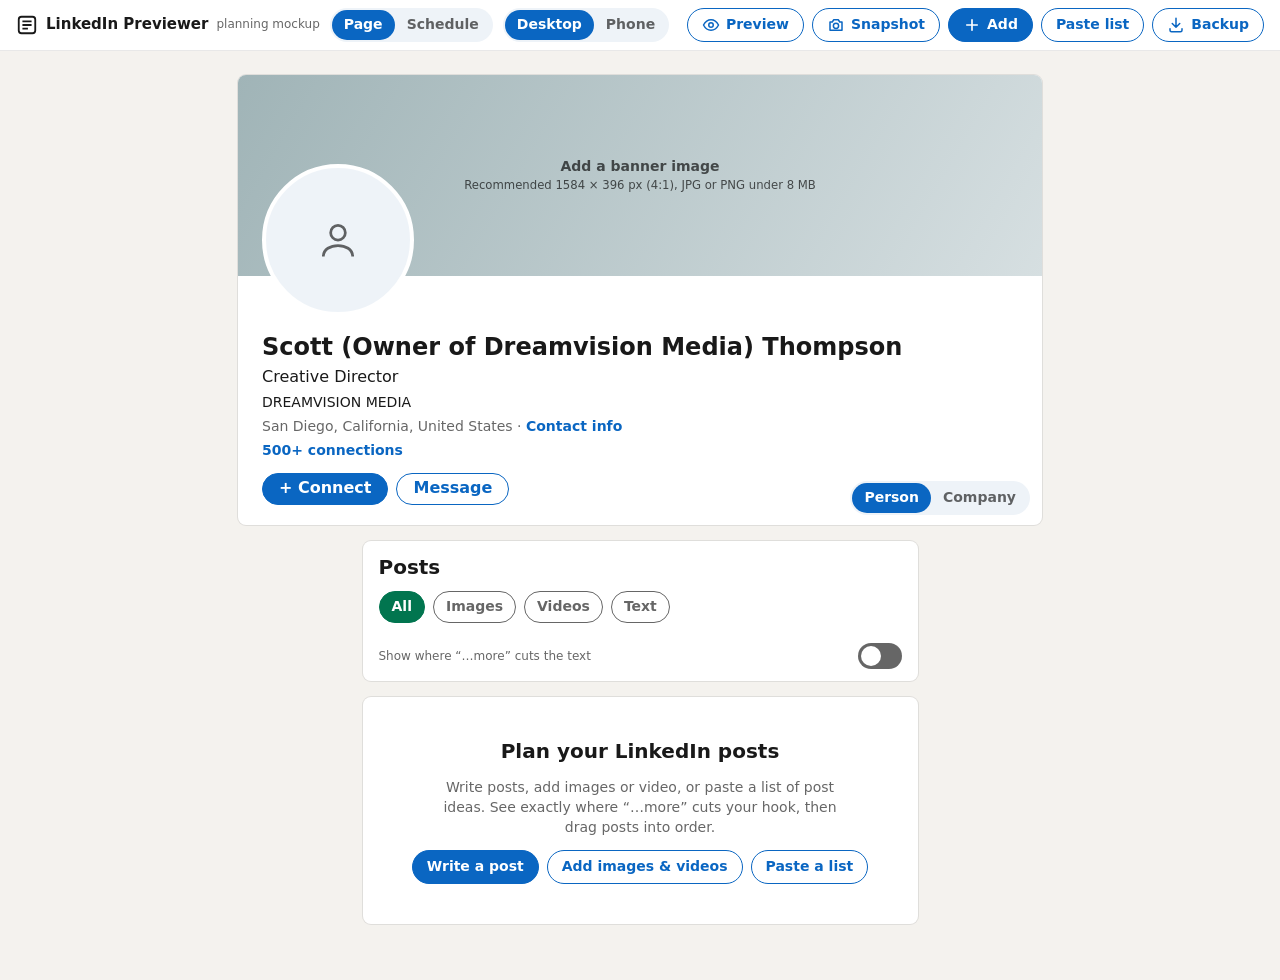
<file: LinkedIn Previewer.html>
<!doctype html>
<html lang="en">
<head>
<meta charset="utf-8">
<meta name="viewport" content="width=device-width, initial-scale=1, viewport-fit=cover">
<title>LinkedIn Previewer</title>
<style>
  /* Layout: planning toolbar, then a profile/page card and a feed column of post previews at LinkedIn's widths (555px desktop, 375px phone). */
  :root {
    --page: #f4f2ee;
    --card: #ffffff;
    --fg: rgba(0, 0, 0, 0.9);
    --muted: rgba(0, 0, 0, 0.6);
    --line: rgba(140, 140, 140, 0.2);
    --chip: #eef3f8;
    --chip-hover: #dce6f1;
    --accent: #0a66c2;
    --accent-hover: #004182;
    --danger: #cc1016;
    --badge: rgba(0, 0, 0, 0.75);
    --backdrop: rgba(0, 0, 0, 0.55);
    --tool: #ffffff;
    --font: -apple-system, system-ui, BlinkMacSystemFont, "Segoe UI", Roboto, "Helvetica Neue", "Fira Sans", Ubuntu, Oxygen, "Oxygen Sans", Cantarell, "Droid Sans", "Apple Color Emoji", "Segoe UI Emoji", "Segoe UI Symbol", "Lucida Grande", Helvetica, Arial, sans-serif;
  }
  @media (prefers-color-scheme: dark) {
    :root:not([data-theme="light"]) {
      --page: #000000;
      --card: #1b1f23;
      --fg: rgba(255, 255, 255, 0.9);
      --muted: rgba(255, 255, 255, 0.6);
      --line: rgba(255, 255, 255, 0.15);
      --chip: #2b3238;
      --chip-hover: #38434d;
      --accent: #71b7fb;
      --accent-hover: #9ccbfc;
      --backdrop: rgba(0, 0, 0, 0.7);
      --tool: #1b1f23;
      color-scheme: dark;
    }
  }
  :root[data-theme="dark"] {
    --page: #000000;
    --card: #1b1f23;
    --fg: rgba(255, 255, 255, 0.9);
    --muted: rgba(255, 255, 255, 0.6);
    --line: rgba(255, 255, 255, 0.15);
    --chip: #2b3238;
    --chip-hover: #38434d;
    --accent: #71b7fb;
    --accent-hover: #9ccbfc;
    --backdrop: rgba(0, 0, 0, 0.7);
    --tool: #1b1f23;
    color-scheme: dark;
  }
  :root { padding-top: env(safe-area-inset-top, 0px); }

  * { box-sizing: border-box; }
  html { -webkit-text-size-adjust: 100%; }
  body { margin: 0; background: var(--page); color: var(--fg); font: 14px/1.42857 var(--font); }
  button { font: inherit; color: inherit; background: none; border: 0; padding: 0; cursor: pointer; }
  svg { display: block; }
  [hidden] { display: none !important; }
  :focus-visible { outline: 2px solid var(--accent); outline-offset: 2px; }
  [contenteditable] { outline: none; border-radius: 4px; }
  [contenteditable]:hover { box-shadow: 0 0 0 1px var(--line); }
  [contenteditable]:focus { background: var(--chip); box-shadow: 0 0 0 1px var(--accent); }
  [contenteditable]:empty::before { content: attr(data-placeholder); color: var(--muted); font-weight: 400; }

  /* Planning toolbar */
  .toolbar { position: sticky; top: env(safe-area-inset-top, 0px); z-index: 30; display: flex; align-items: center; gap: 10px; flex-wrap: wrap; padding: 8px 16px; background: var(--tool); border-bottom: 1px solid var(--line); }
  .appname { display: flex; align-items: center; gap: 8px; font-weight: 600; font-size: 15px; white-space: nowrap; }
  .appname small { font-weight: 400; color: var(--muted); font-size: 12px; }
  .seg { display: flex; background: var(--chip); border-radius: 18px; padding: 2px; }
  .seg button { height: 30px; padding: 0 12px; border-radius: 16px; font-weight: 600; color: var(--muted); }
  .seg button[aria-pressed="true"] { background: var(--accent); color: #fff; }
  .tool-actions { margin-left: auto; display: flex; gap: 8px; }
  .tbtn { height: 34px; padding: 0 14px; border-radius: 17px; border: 1px solid var(--accent); color: var(--accent); font-weight: 600; display: inline-flex; align-items: center; gap: 6px; white-space: nowrap; }
  .tbtn:hover { background: var(--chip); }
  .tbtn.primary { background: var(--accent); color: #fff; }
  .tbtn.primary:hover { background: var(--accent-hover); }
  @media (max-width: 760px) {
    .appname small { display: none; }
    .tool-actions { margin-left: 0; width: 100%; }
    .tool-actions .tbtn { flex: 1 1 0; min-width: 0; justify-content: center; padding: 0 6px; gap: 4px; font-size: 13px; overflow: hidden; }
  }

  .page { margin: 0 auto; padding: 24px 16px 56px; display: grid; gap: 16px; justify-items: center; }
  .col-profile { width: 100%; max-width: 804px; }
  .col-feed { width: 100%; max-width: 555px; display: grid; gap: 8px; }
  body.phone .col-profile, body.phone .col-feed { max-width: 375px; }
  body.phone .page { gap: 8px; }

  .recover { width: 100%; max-width: 804px; padding: 12px 16px; border-radius: 8px; background: var(--card); display: flex; gap: 12px; align-items: center; flex-wrap: wrap; }
  .recover p { margin: 0; flex: 1 1 280px; }

  /* Profile / company card */
  .pcard-profile { background: var(--card); border-radius: 8px; overflow: hidden; box-shadow: 0 0 0 1px var(--line); position: relative; }
  .banner { position: relative; aspect-ratio: 4 / 1; background: linear-gradient(120deg, #a0b4b7, #d6dfe1); max-width: 100%; }
  body.company .banner { aspect-ratio: 1512 / 256; }
  .banner-empty { position: absolute; inset: 0; display: grid; place-items: center; text-align: center; padding: 0 16px; color: rgba(0,0,0,.65); font-weight: 600; }
  .banner-empty small { display: block; font-weight: 400; }
  .banner-tools .spec { height: 30px; padding: 0 10px; border-radius: 15px; background: rgba(0,0,0,.6); color: #fff; font-size: 12px; display: inline-flex; align-items: center; }
  body.phone .banner-tools .spec { display: none; }
  .banner img { width: 100%; height: 100%; object-fit: cover; display: block; }
  .banner-tools { position: absolute; right: 12px; top: 12px; display: flex; gap: 6px; }
  .banner-tools button { height: 30px; padding: 0 12px; border-radius: 15px; background: rgba(0,0,0,.6); color: #fff; font-size: 13px; font-weight: 600; }
  .avatar {
    position: absolute; left: 24px; width: 152px; height: 152px; border-radius: 50%; cursor: pointer;
    border: 4px solid var(--card); background: var(--chip) center/cover no-repeat; display: grid; place-items: center; color: var(--muted);
    top: calc(min(804px, 100vw - 32px) / 4 - 112px);
  }
  body.company .avatar { border-radius: 6px; width: 128px; height: 128px; top: calc(min(804px, 100vw - 32px) * 256 / 1512 - 72px); }
  body.phone .avatar { width: 96px; height: 96px; left: 16px; top: calc(min(375px, 100vw - 32px) / 4 - 64px); }
  body.phone.company .avatar { width: 80px; height: 80px; top: calc(min(375px, 100vw - 32px) * 256 / 1512 - 40px); }
  .pinfo { padding: 56px 24px 20px; display: grid; gap: 4px; }
  body.company .pinfo { padding-top: 76px; }
  body.phone .pinfo { padding: 44px 16px 16px; }
  .pname { font-size: 24px; font-weight: 600; line-height: 1.25; margin: 0; overflow-wrap: anywhere; }
  body.phone .pname { font-size: 20px; }
  .pheadline { font-size: 16px; overflow-wrap: anywhere; }
  body.phone .pheadline { font-size: 14px; }
  .pdetails { color: var(--muted); overflow-wrap: anywhere; }
  .pcompany { font-size: 14px; overflow-wrap: anywhere; }
  .pdetails .contact b { color: var(--accent); font-weight: 600; }
  body.company .pcompany, body.company .pdetails .contact { display: none; }
  .pstats { color: var(--accent); font-weight: 600; }
  .pbtns { display: flex; gap: 8px; margin-top: 8px; flex-wrap: wrap; }
  .pill { height: 32px; padding: 0 16px; border-radius: 16px; font-weight: 600; font-size: 16px; display: inline-flex; align-items: center; gap: 4px; border: 1px solid var(--accent); color: var(--accent); cursor: default; }
  .pill.solid { background: var(--accent); color: #fff; }
  .mode { position: absolute; right: 12px; top: calc(100% - 44px); }
  .mode .seg button { height: 26px; font-size: 12px; }

  /* Feed controls */
  .feed-head { background: var(--card); border-radius: 8px; box-shadow: 0 0 0 1px var(--line); padding: 12px 16px; display: grid; gap: 10px; }
  .feed-head h2 { margin: 0; font-size: 20px; font-weight: 600; }
  .chips { display: flex; gap: 8px; flex-wrap: wrap; align-items: center; }
  .chip { height: 32px; padding: 0 12px; border-radius: 16px; border: 1px solid var(--muted); color: var(--muted); font-weight: 600; }
  .chip[aria-pressed="true"] { background: #01754f; border-color: #01754f; color: #fff; }
  .hint { color: var(--muted); font-size: 12px; }

  /* Post card */
  .post { background: var(--card); border-radius: 8px; box-shadow: 0 0 0 1px var(--line); user-select: none; -webkit-user-select: none; -webkit-touch-callout: none; overflow: hidden; }
  .ph-head { display: flex; gap: 8px; padding: 12px 16px 0; align-items: flex-start; }
  .ph-avatar { width: 48px; height: 48px; border-radius: 50%; background: var(--chip) center/cover no-repeat; flex: none; display: grid; place-items: center; color: var(--muted); }
  body.company .ph-avatar { border-radius: 4px; }
  .ph-meta { flex: 1; min-width: 0; line-height: 1.33; }
  .ph-name { font-weight: 600; white-space: nowrap; overflow: hidden; text-overflow: ellipsis; }
  .ph-sub, .ph-time { color: var(--muted); font-size: 12px; white-space: nowrap; overflow: hidden; text-overflow: ellipsis; }
  .ph-link { color: var(--accent); font-weight: 600; font-size: 14px; line-height: 1.3; }
  .ph-x { width: 32px; height: 32px; display: grid; place-items: center; color: var(--fg); flex: none; }
  .ph-time { display: flex; align-items: center; gap: 4px; }
  .ph-dots { width: 32px; height: 32px; border-radius: 50%; display: grid; place-items: center; color: var(--muted); flex: none; }
  .ph-dots:hover { background: var(--chip); }
  .sched-badge { display: inline-block; margin-left: 6px; padding: 0 6px; border-radius: 4px; background: var(--chip); color: var(--accent); font-weight: 600; font-size: 11px; line-height: 18px; }
  .sched-badge.live { background: #01754f; color: #fff; }

  .ptext-wrap { position: relative; padding: 8px 16px 0; }
  .ptext { white-space: pre-wrap; overflow-wrap: anywhere; display: -webkit-box; -webkit-line-clamp: 3; -webkit-box-orient: vertical; overflow: hidden; user-select: text; -webkit-user-select: text; }
  .ptext.open { display: block; -webkit-line-clamp: unset; }
  .ptext:empty::before { content: "Write your post…"; color: var(--muted); }
  body.preview .ptext-wrap:has(.ptext:empty) { display: none; }
  .ptext .tag { color: var(--accent); font-weight: 600; }
  .more { position: absolute; right: 16px; bottom: 0; padding-left: 28px; color: var(--muted); background: linear-gradient(90deg, transparent, var(--card) 26px); }
  .more:hover { color: var(--accent); text-decoration: underline; }
  .fold-line { margin: 6px 16px 0; padding-top: 4px; border-top: 1px dashed var(--accent); color: var(--accent); font-size: 11px; font-weight: 600; }

  .media { margin-top: 8px; position: relative; background: var(--chip); cursor: pointer; }
  .media img { width: 100%; height: 100%; object-fit: cover; display: block; pointer-events: none; }
  .m1 { width: 100%; max-width: 100%; }
  .mgrid { display: grid; gap: 2px; }
  .mgrid > div { position: relative; overflow: hidden; background: var(--chip); }
  .m2 { grid-template-columns: 1fr 1fr; }
  .m2 > div { aspect-ratio: 1; }
  .m3, .m4 { grid-template-columns: repeat(var(--n), 1fr); }
  .m3 > div:first-child, .m4 > div:first-child { grid-column: 1 / -1; aspect-ratio: 16 / 9; }
  .m3 > div:not(:first-child), .m4 > div:not(:first-child) { aspect-ratio: 1; }
  .m5 { grid-template-columns: repeat(6, 1fr); }
  .m5 > div { grid-column: span 2; aspect-ratio: 1; }
  .m5 > div:nth-child(-n+2) { grid-column: span 3; aspect-ratio: 4 / 3; }
  .plus { position: absolute; inset: 0; display: grid; place-items: center; background: rgba(0,0,0,.5); color: #fff; font-size: 24px; font-weight: 600; }
  .play { position: absolute; inset: 0; display: grid; place-items: center; }
  .play span { width: 64px; height: 64px; border-radius: 50%; background: rgba(0,0,0,.6); display: grid; place-items: center; color: #fff; }
  .dur { position: absolute; left: 8px; bottom: 8px; padding: 0 6px; border-radius: 4px; background: var(--badge); color: #fff; font-size: 12px; font-weight: 600; line-height: 20px; }
  .media video { width: 100%; height: 100%; display: block; background: #000; object-fit: contain; }
  .mph { aspect-ratio: 1.91 / 1; display: grid; place-items: center; color: var(--muted); font-size: 13px; }
  .busy { position: absolute; inset: auto 0 0 0; padding: 18px 8px 8px; text-align: center; background: linear-gradient(transparent, rgba(0,0,0,.78)); color: #fff; font-size: 12px; font-weight: 600; }
  .post.drop-target { box-shadow: 0 0 0 3px var(--accent); }

  .social { display: flex; align-items: center; gap: 6px; padding: 8px 16px; color: var(--muted); font-size: 12px; }
  .social .rx { display: flex; }
  .social .rx i { width: 16px; height: 16px; border-radius: 50%; border: 1px solid var(--card); margin-right: -4px; display: grid; place-items: center; }
  .social .rx i svg { width: 10px; height: 10px; }
  .social .count { margin-left: 8px; }
  .social .right { margin-left: auto; }
  .actions-bar { display: flex; border-top: 1px solid var(--line); margin: 0 12px; padding: 4px 0; }
  .actions-bar span { flex: 1; display: flex; align-items: center; justify-content: center; gap: 6px; height: 40px; border-radius: 4px; color: var(--muted); font-weight: 600; }
  body.phone .actions-bar span b { display: none; }
  body.phone .actions-bar span { flex-direction: column; gap: 0; font-size: 11px; }
  body.phone .actions-bar span b.short { display: block; font-weight: 600; }
  .actions-bar span b.short { display: none; }

  .dragging-src { opacity: .25; }
  .drag-ghost { position: fixed; z-index: 100; pointer-events: none; margin: 0; box-shadow: 0 12px 32px rgba(0,0,0,.35); transform: scale(1.02); }
  body.is-dragging, body.is-dragging * { cursor: grabbing !important; user-select: none; -webkit-user-select: none; }

  .empty { background: var(--card); border-radius: 8px; box-shadow: 0 0 0 1px var(--line); padding: 40px 24px; text-align: center; display: grid; gap: 12px; justify-items: center; }
  .empty h2 { margin: 0; font-size: 20px; font-weight: 600; }
  .empty p { margin: 0; color: var(--muted); max-width: 46ch; }
  .empty .row { display: flex; gap: 8px; flex-wrap: wrap; justify-content: center; }

  /* Schedule */
  .sched { width: 100%; max-width: 804px; display: grid; gap: 12px; }
  .sched-settings { background: var(--card); border-radius: 8px; box-shadow: 0 0 0 1px var(--line); padding: 16px; display: grid; gap: 10px; }
  .sched-settings .row { display: flex; align-items: center; gap: 8px; flex-wrap: wrap; }
  .sched-settings label { color: var(--muted); }
  .field { font: inherit; color: var(--fg); background: var(--card); border: 1px solid var(--muted); border-radius: 4px; height: 36px; padding: 0 10px; min-width: 0; }
  .field.num { width: 60px; text-align: center; }
  .field.wide { width: 100%; }
  .slist { list-style: none; margin: 0; padding: 8px; display: grid; gap: 2px; background: var(--card); border-radius: 8px; box-shadow: 0 0 0 1px var(--line); }
  .srow { display: flex; gap: 12px; align-items: center; padding: 8px; border-radius: 6px; cursor: pointer; }
  .srow:hover { background: var(--chip); }
  .srow .st { width: 64px; height: 64px; border-radius: 4px; background: var(--chip) center/cover no-repeat; flex: none; display: grid; place-items: center; color: var(--muted); }
  .srow .info { flex: 1; min-width: 0; }
  .srow .date { font-weight: 600; font-variant-numeric: tabular-nums; }
  .srow .t { white-space: nowrap; overflow: hidden; text-overflow: ellipsis; }
  .srow .k { color: var(--muted); font-size: 12px; }
  .group-label { font-size: 12px; font-weight: 700; color: var(--muted); text-transform: uppercase; letter-spacing: .4px; padding: 10px 8px 2px; }

  /* Modals */
  .backdrop { position: fixed; inset: 0; z-index: 50; background: var(--backdrop); display: flex; align-items: center; justify-content: center; padding: 24px; animation: fade .15s ease; }
  .sheet { width: 100%; max-width: 980px; max-height: calc(100dvh - 48px); overflow: auto; overscroll-behavior: contain; background: var(--card); border-radius: 8px; animation: up .2s ease; }
  .sheet.small { max-width: 480px; }
  @media (max-width: 760px) {
    .backdrop { align-items: flex-end; padding: 0; }
    .sheet { max-height: 94dvh; border-radius: 12px 12px 0 0; padding-bottom: env(safe-area-inset-bottom, 0px); }
  }
  .sheet-title { font-size: 20px; font-weight: 600; padding: 16px 20px 4px; }
  .sheet-body { padding: 12px 20px 20px; display: grid; gap: 14px; }
  .editor { display: grid; grid-template-columns: minmax(0, 1fr) minmax(0, 555px); gap: 20px; padding: 16px 20px 20px; align-items: start; background: var(--card); }
  .editor .preview { background: var(--page); padding: 12px; border-radius: 8px; position: sticky; top: 0; }
  .editor .preview .post { box-shadow: 0 0 0 1px var(--line); }
  .editor .form { display: grid; gap: 12px; }
  @media (max-width: 900px) { .editor { grid-template-columns: 1fr; } .editor .preview { position: static; order: -1; } }
  .lbl { display: grid; gap: 4px; color: var(--muted); font-size: 12px; font-weight: 600; }
  .lbl textarea, .lbl input { font-weight: 400; font-size: 14px; }
  .editor textarea, .sheet textarea { font: inherit; color: var(--fg); background: var(--card); border: 1px solid var(--muted); border-radius: 4px; padding: 10px; resize: vertical; width: 100%; }
  #sText { min-height: 200px; }
  .counter { display: flex; justify-content: space-between; gap: 8px; color: var(--muted); font-size: 12px; }
  .counter .warn { color: var(--danger); font-weight: 600; }
  .grid4 { display: grid; grid-template-columns: repeat(4, minmax(0, 1fr)); gap: 8px; }
  .grid4 .field { width: 100%; }
  @media (max-width: 520px) { .grid4 { grid-template-columns: repeat(2, minmax(0, 1fr)); } }
  .strip { display: flex; gap: 8px; flex-wrap: wrap; }
  .strip .tile { position: relative; width: 72px; height: 72px; border-radius: 4px; overflow: hidden; background: var(--chip) center/cover no-repeat; display: grid; place-items: center; color: var(--muted); }
  .strip .tile button { position: absolute; top: 2px; right: 2px; width: 22px; height: 22px; border-radius: 50%; background: rgba(0,0,0,.6); color: #fff; display: grid; place-items: center; }
  .strip .tile button.armed { width: auto; padding: 0 6px; border-radius: 11px; background: var(--danger); font-size: 11px; font-weight: 600; }
  .strip .tile .v { position: absolute; left: 4px; bottom: 4px; color: #fff; filter: drop-shadow(0 0 2px rgba(0,0,0,.7)); }
  .cover { display: grid; grid-template-columns: 128px 1fr; gap: 12px; align-items: center; padding: 12px; border-radius: 8px; background: var(--chip); }
  .cover-preview { aspect-ratio: 16 / 9; border-radius: 4px; overflow: hidden; background: #000; max-width: 100%; }
  .cover-preview img, .cover-preview canvas { width: 100%; height: 100%; object-fit: cover; display: block; }
  .cover h3 { margin: 0 0 2px; font-size: 14px; }
  .cover input[type="range"] { width: 100%; accent-color: var(--accent); margin: 6px 0; }
  .cover video { display: none; }
  @media (max-width: 520px) { .cover { grid-template-columns: 1fr; } .cover-preview { width: 160px; } }
  .btns { display: flex; gap: 8px; flex-wrap: wrap; }
  .btn { flex: 1 1 120px; min-height: 34px; padding: 0 14px; border-radius: 17px; border: 1px solid var(--muted); color: var(--fg); font-weight: 600; }
  .btn:hover { background: var(--chip); }
  .btn.primary { background: var(--accent); border-color: var(--accent); color: #fff; }
  .btn.primary:hover { background: var(--accent-hover); }
  .btn.danger { color: var(--danger); border-color: transparent; }
  .btn.danger.armed { background: var(--danger); color: #fff; }
  .switch-row { display: flex; align-items: center; justify-content: space-between; gap: 16px; }
  .switch-row small { display: block; color: var(--muted); font-size: 12px; }
  .switch { position: relative; width: 44px; height: 26px; flex: none; }
  .switch input { opacity: 0; width: 100%; height: 100%; margin: 0; position: absolute; cursor: pointer; z-index: 1; }
  .switch span { position: absolute; inset: 0; border-radius: 13px; background: var(--muted); transition: background .15s; pointer-events: none; }
  .switch span::after { content: ""; position: absolute; top: 3px; left: 3px; width: 20px; height: 20px; border-radius: 50%; background: #fff; transition: transform .15s; }
  .switch input:checked + span { background: #01754f; }
  .switch input:checked + span::after { transform: translateX(18px); }
  .menu { display: grid; padding: 4px 8px 8px; }
  .menu button { display: flex; gap: 14px; align-items: center; text-align: left; padding: 12px; border-radius: 8px; }
  .menu button:hover { background: var(--chip); }
  .menu b { display: block; font-weight: 600; }
  .menu small { color: var(--muted); }
  .menu .ico { width: 40px; height: 40px; border-radius: 50%; background: var(--chip); display: grid; place-items: center; flex: none; color: var(--accent); }
  .menu-setting { margin: 0 8px 12px; padding: 12px 12px 4px; border-top: 1px solid var(--line); }
  .backup-row { display: flex; align-items: center; gap: 12px; padding: 12px; border-radius: 8px; background: var(--chip); }
  .backup-row > div { flex: 1; min-width: 0; }
  .backup-row b { display: block; }
  .backup-row small { color: var(--muted); }
  .backup-row .btn { flex: none; min-width: 90px; background: var(--card); }
  .backup-row .btn.primary { background: var(--accent); }
  .restore-confirm { padding: 12px; border-radius: 8px; border: 1px solid var(--danger); display: grid; gap: 10px; }
  .restore-confirm p { margin: 0; }

  .drop-overlay { position: fixed; inset: 0; z-index: 60; display: grid; place-items: center; background: color-mix(in srgb, var(--accent) 16%, transparent); border: 3px dashed var(--accent); font-size: 18px; font-weight: 700; color: var(--accent); pointer-events: none; text-align: center; padding: 20px; }
  .toast { position: fixed; left: 50%; top: calc(64px + env(safe-area-inset-top, 0px)); transform: translateX(-50%); z-index: 70; background: #1d2226; color: #fff; padding: 10px 16px; border-radius: 8px; max-width: calc(100% - 32px); box-shadow: 0 4px 16px rgba(0,0,0,.3); pointer-events: none; }
  @keyframes fade { from { opacity: 0; } }
  @keyframes up { from { transform: translateY(24px); opacity: 0; } }
  @media (prefers-reduced-motion: reduce) { *, *::before, *::after { animation: none !important; transition: none !important; } }

  /* Screenshot preview: one click hides every editing control so the page looks like the real app. */
  body.preview .edit-only { display: none !important; }
  body:not(.preview) .native-only { display: none !important; }
  body.preview [contenteditable] { pointer-events: none; }
  /* Empty fields: counts and titles show their default (e.g. "0") as real text; empty bio/link lines disappear. */
  body.preview [contenteditable]:empty::before { color: inherit; font-weight: inherit; }
  body.preview .hide-empty:empty, body.preview .row-hide-empty:has(.hide-empty:empty) { display: none !important; }
  body.preview .ph small { display: none; }
  body.preview [contenteditable]:hover, body.preview [contenteditable]:focus { box-shadow: none; background: none; }
  .exit-preview {
    position: fixed; top: calc(12px + env(safe-area-inset-top, 0px)); right: 12px; z-index: 80;
    padding: 8px 14px; border-radius: 18px; background: rgba(0, 0, 0, .78); color: #fff; font-size: 13px; font-weight: 600;
    opacity: 0; pointer-events: none; transition: opacity .2s ease;
  }
  .exit-preview kbd { margin-left: 6px; padding: 1px 5px; border-radius: 4px; background: rgba(255, 255, 255, .2); font: inherit; font-size: 11px; }
  .exit-preview.show { opacity: 1; pointer-events: auto; }
  body:not(.preview) .exit-preview { display: none; }

  /* Banner buttons only show while the mouse is over the banner (always shown on touch screens). */
  @media (hover: hover) {
    .banner-tools { opacity: 0; transition: opacity .15s ease; }
    .banner:hover .banner-tools, .banner:focus-within .banner-tools { opacity: 1; }
  }
  body.preview .sched-badge, body.preview .fold-line, body.preview .mode, body.preview #feedHint,
  body.preview .feed-head .switch-row, body.preview .recover, body.preview .banner-empty, body.preview .banner-tools { display: none !important; }
  @media (max-width: 760px) { .tbtn .lbl-wide { display: none; } }
</style>
</head>
<body>
<header class="toolbar edit-only">
  <div class="appname">
    <svg width="22" height="22" viewBox="0 0 24 24" fill="none" stroke="currentColor" stroke-width="2" aria-hidden="true"><rect x="3" y="3" width="18" height="18" rx="3"/><path d="M7 8h10M7 12h10M7 16h6"/></svg>
    LinkedIn Previewer <small>planning mockup</small>
  </div>
  <div class="seg" role="group" aria-label="View">
    <button data-view="page" aria-pressed="true">Page</button>
    <button data-view="schedule" aria-pressed="false">Schedule</button>
  </div>
  <div class="seg" role="group" aria-label="Preview size">
    <button data-device="desktop" aria-pressed="true">Desktop</button>
    <button data-device="phone" aria-pressed="false">Phone</button>
  </div>
  <div class="tool-actions">
    <button class="tbtn" data-preview title="Hide editing controls for clean screenshots"><svg width="18" height="18" viewBox="0 0 24 24" fill="none" stroke="currentColor" stroke-width="2" stroke-linecap="round" stroke-linejoin="round"><path d="M2 12s3.6-7 10-7 10 7 10 7-3.6 7-10 7S2 12 2 12z"/><circle cx="12" cy="12" r="3"/></svg><span class="lbl-wide">Preview</span></button>
    <button class="tbtn" data-open-snap title="Save the page as an image or PDF"><svg width="18" height="18" viewBox="0 0 24 24" fill="none" stroke="currentColor" stroke-width="2" stroke-linejoin="round"><path d="M4 8h3l2-3h6l2 3h3v11H4z"/><circle cx="12" cy="13" r="3.5"/></svg><span class="lbl-wide">Snapshot</span></button>
    <button class="tbtn primary" data-open-add>
      <svg width="18" height="18" viewBox="0 0 24 24" fill="none" stroke="currentColor" stroke-width="2.2" stroke-linecap="round"><path d="M12 5v14M5 12h14"/></svg>Add
    </button>
    <button class="tbtn" data-open-paste>Paste list</button>
    <button class="tbtn" data-open-backup>
      <svg width="18" height="18" viewBox="0 0 24 24" fill="none" stroke="currentColor" stroke-width="2" stroke-linecap="round" stroke-linejoin="round"><path d="M12 3v12M7 10l5 5 5-5"/><path d="M4 17v2a2 2 0 002 2h12a2 2 0 002-2v-2"/></svg>Backup
    </button>
  </div>
</header>

<main class="page">
  <div class="recover" id="recover" hidden>
    <p><b>The previewer closed unexpectedly last time.</b> Very large videos can do this. Smaller H.264 exports work best.</p>
    <div class="btns"><button class="btn" id="recoverOk">OK</button><button class="btn danger" id="recoverClear">Clear all previewer data</button></div>
  </div>

  <section class="col-profile" id="profileCol">
    <div class="pcard-profile">
      <div class="banner" id="banner">
        <div class="banner-empty" id="bannerEmpty"></div>
        <div class="banner-tools"><span class="spec" id="bannerSpec"></span><button id="bannerRemove" hidden>Remove</button><button id="bannerBtn">Add banner</button></div>
      </div>
      <div class="avatar" id="avatar" title="Change photo or logo">
        <svg width="44" height="44" viewBox="0 0 24 24" fill="none" stroke="currentColor" stroke-width="1.5"><circle cx="12" cy="8" r="4"/><path d="M4 21c0-4 4-6 8-6s8 2 8 6"/></svg>
      </div>
      <div class="mode seg" role="group" aria-label="Page type">
        <button data-mode="person" aria-pressed="true">Person</button>
        <button data-mode="company" aria-pressed="false">Company</button>
      </div>
      <div class="pinfo">
        <h1 class="pname" id="pName" contenteditable="plaintext-only" spellcheck="false" data-placeholder="Your name"></h1>
        <div class="pheadline" id="pHeadline" contenteditable="plaintext-only" data-placeholder="Headline"></div>
        <div class="pcompany hide-empty" id="pCompany" contenteditable="plaintext-only" data-placeholder="Company"></div>
        <div class="pdetails row-hide-empty"><span class="hide-empty" id="pDetails" contenteditable="plaintext-only" data-placeholder="Location"></span><span class="contact" id="pContact"> · <b>Contact info</b></span></div>
        <div class="pstats" id="pStats" contenteditable="plaintext-only" spellcheck="false" data-placeholder="0 followers"></div>
        <div class="pbtns" id="pBtns"></div>
      </div>
    </div>
  </section>

  <section class="col-feed" id="feedCol">
    <div class="feed-head">
      <h2>Posts</h2>
      <div class="chips" role="group" aria-label="Filter">
        <button class="chip" data-filter="all" aria-pressed="true">All</button>
        <button class="chip" data-filter="images" aria-pressed="false">Images</button>
        <button class="chip" data-filter="videos" aria-pressed="false">Videos</button>
        <button class="chip" data-filter="text" aria-pressed="false">Text</button>
      </div>
      <div class="hint" id="feedHint"></div>
      <label class="switch-row hint"><span>Show where “…more” cuts the text</span><span class="switch"><input type="checkbox" id="foldToggle" aria-label="Show where more cuts the text"><span></span></span></label>
    </div>
    <div id="feed" style="display:grid;gap:8px"></div>
    <div class="empty" id="emptyState" hidden>
      <h2>Plan your LinkedIn posts</h2>
      <p>Write posts, add images or video, or paste a list of post ideas. See exactly where “…more” cuts your hook, then drag posts into order.</p>
      <div class="row">
        <button class="tbtn primary" data-add-text>Write a post</button>
        <button class="tbtn" data-pick="each">Add images &amp; videos</button>
        <button class="tbtn" data-open-paste>Paste a list</button>
      </div>
    </div>
  </section>

  <section class="sched" id="scheduleView" hidden>
    <div class="sched-settings">
      <div class="row">
        <label for="start">Start</label><input class="field" type="date" id="start">
        <label for="time">at</label><input class="field" type="time" id="time">
        <label for="every">Post every</label><input class="field num" type="number" id="every" min="1" max="60"><label for="every">day(s)</label>
      </div>
      <div class="hint">The bottom post goes out first. Drag posts on the Page view to change the order; dates follow.</div>
    </div>
    <ul class="slist" id="schedList"></ul>
    <div class="empty" id="schedEmpty" hidden><p>Nothing scheduled yet. Add posts and they'll show up here in posting order.</p></div>
  </section>
</main>

<!-- Add menu -->
<div class="backdrop" id="addMenu" hidden>
  <div class="sheet small" role="dialog" aria-modal="true" aria-label="Add">
    <div class="sheet-title">Add posts</div>
    <div class="menu">
      <button data-add-text>
        <span class="ico"><svg width="20" height="20" viewBox="0 0 24 24" fill="none" stroke="currentColor" stroke-width="2" stroke-linecap="round"><path d="M4 7h16M4 12h16M4 17h10"/></svg></span>
        <span><b>Write a post</b><small>Start with text; add images or video later</small></span>
      </button>
      <button data-pick="each">
        <span class="ico"><svg width="20" height="20" viewBox="0 0 24 24" fill="none" stroke="currentColor" stroke-width="2"><rect x="3" y="4" width="18" height="16" rx="2"/><circle cx="9" cy="10" r="2"/><path d="M21 16l-5-5-8 9"/></svg></span>
        <span><b>Images &amp; videos</b><small>Each file becomes its own post</small></span>
      </button>
      <button data-pick="group">
        <span class="ico"><svg width="20" height="20" viewBox="0 0 24 24" fill="none" stroke="currentColor" stroke-width="2"><rect x="3" y="3" width="8" height="8" rx="1"/><rect x="13" y="3" width="8" height="8" rx="1"/><rect x="3" y="13" width="8" height="8" rx="1"/><rect x="13" y="13" width="8" height="8" rx="1"/></svg></span>
        <span><b>Multi-image post</b><small>Pick several images for one post</small></span>
      </button>
      <button data-open-paste>
        <span class="ico"><svg width="20" height="20" viewBox="0 0 24 24" fill="none" stroke="currentColor" stroke-width="2" stroke-linecap="round"><path d="M9 6h11M9 12h11M9 18h11M4 6h.01M4 12h.01M4 18h.01"/></svg></span>
        <span><b>Paste a list</b><small>Turn post ideas or drafts into posts</small></span>
      </button>
    </div>
    <div class="menu-setting switch-row">
      <span><b>Compress videos</b><small>Makes a lighter 720p copy so the previewer stays fast. Your original files aren't changed.</small></span>
      <span class="switch"><input type="checkbox" id="compressToggle" aria-label="Compress videos"><span></span></span>
    </div>
  </div>
</div>

<!-- Snapshot -->
<div class="backdrop" id="snapModal" hidden>
  <div class="sheet small" role="dialog" aria-modal="true" aria-label="Snapshot">
    <div class="sheet-title">Save a snapshot</div>
    <div class="sheet-body">
      <div class="hint">Saves the whole page exactly as it looks in Preview, without any editing controls.</div>
      <div class="btns">
        <button class="btn primary" data-snap="png">Image (PNG)</button>
        <button class="btn" data-snap="pdf">PDF</button>
      </div>
      <div class="hint">Browsers save to your Downloads folder. To save straight to your Desktop, set your browser to ask where to save each download (Chrome: Settings, Downloads; Safari: Settings, General, File download location).</div>
    </div>
  </div>
</div>

<!-- Paste list -->
<div class="backdrop" id="pasteModal" hidden>
  <div class="sheet small" role="dialog" aria-modal="true" aria-label="Paste a list">
    <div class="sheet-title">Paste your posts</div>
    <div class="sheet-body">
      <div class="hint">One post idea per line. For full drafts with line breaks, put a line with just <b>---</b> between posts. The first post becomes the newest (top) one.</div>
      <textarea id="pasteText" rows="10" placeholder="Why most brand videos get skipped in 3 seconds&#10;Behind the scenes: our San Diego shoot&#10;3 things every founder should say on camera"></textarea>
      <div class="btns"><button class="btn" data-close>Cancel</button><button class="btn primary" id="pasteCreate">Create posts</button></div>
    </div>
  </div>
</div>

<!-- Backup -->
<div class="backdrop" id="backupModal" hidden>
  <div class="sheet small" role="dialog" aria-modal="true" aria-label="Backup">
    <div class="sheet-title">Backup</div>
    <div class="sheet-body">
      <div class="hint">Your plan is saved in this browser only. A backup file holds everything (posts, images, videos, banner, profile and schedule) so you can keep it safe or open it on another computer.</div>
      <div class="backup-row"><div><b>Save backup file</b><small id="lastBackup">No backup saved yet.</small></div><button class="btn primary" id="backupSave">Save</button></div>
      <div class="backup-row"><div><b>Restore from backup</b><small>Replaces what's in the previewer now with the backup.</small></div><button class="btn" id="backupLoad">Restore</button></div>
      <div class="restore-confirm" id="restoreConfirm" hidden>
        <p id="restoreText"></p>
        <div class="btns"><button class="btn" id="restoreCancel">Cancel</button><button class="btn danger armed" id="restoreGo">Replace my plan</button></div>
      </div>
      <div class="hint" id="backupStatus" hidden></div>
    </div>
  </div>
</div>

<!-- Post editor -->
<div class="backdrop" id="sheet" hidden>
  <div class="sheet" role="dialog" aria-modal="true" aria-label="Edit post">
    <div class="editor">
      <div class="form">
        <div class="sheet-title" style="padding:0" id="sheetWhen"></div>
        <label class="lbl">Post text<textarea id="sText" placeholder="What do you want to talk about?"></textarea></label>
        <div class="counter"><span id="foldInfo"></span><span id="charCount"></span></div>
        <div class="lbl">Images or video
          <div class="strip" id="strip"></div>
        </div>
        <div class="btns"><button class="btn" id="mediaBtn">Add images or video</button></div>
        <div class="hint" id="sheetBusy" hidden></div>
        <div class="cover" id="coverBox" hidden>
          <div class="cover-preview" id="coverPreview"></div>
          <div>
            <h3>Video thumbnail</h3>
            <div class="hint">Scrub to a frame and tap “Use this frame”, or upload an image.</div>
            <input type="range" id="scrub" min="0" max="1000" value="0" aria-label="Scrub to pick a frame">
            <div class="btns">
              <button class="btn primary" id="frameBtn">Use this frame</button>
              <button class="btn" id="thumbBtn">Upload image</button>
              <button class="btn" id="resetThumbBtn">Reset</button>
            </div>
          </div>
          <video id="scrubVideo" muted playsinline preload="auto"></video>
        </div>
        <label class="lbl">Link under your name (shown on every post; leave empty to hide)<input class="field wide" id="sLink" autocomplete="off" placeholder="Visit my website"></label>
        <div class="grid4">
          <label class="lbl">Reactions<input class="field" id="sReactions" placeholder="0" autocomplete="off"></label>
          <label class="lbl">Comments<input class="field" id="sComments" placeholder="0" autocomplete="off"></label>
          <label class="lbl">Reposts<input class="field" id="sReposts" placeholder="0" autocomplete="off"></label>
          <label class="lbl">Time shown<input class="field" id="sAge" autocomplete="off"></label>
        </div>
        <div class="switch-row"><span>Already posted<small>Posted items keep their spot but leave the schedule.</small></span><label class="switch"><input type="checkbox" id="sPosted"><span></span></label></div>
        <div class="btns"><button class="btn danger" id="deleteBtn">Delete post</button><button class="btn primary" data-close>Done</button></div>
      </div>
      <div class="preview"><div class="hint" style="margin-bottom:8px">Live preview</div><div id="previewHost"></div></div>
    </div>
  </div>
</div>

<div class="drop-overlay" id="dropOverlay" hidden>Drop on a post to add to it, or anywhere else to make new posts</div>
<div class="toast" id="toast" hidden></div>
<button class="exit-preview" id="exitPreview" type="button">Exit preview<kbd>Esc</kbd></button>


<input type="file" id="fileInput" accept="image/*,video/*" multiple hidden>
<input type="file" id="mediaInput" accept="image/*,video/*" multiple hidden>
<input type="file" id="avatarInput" accept="image/*" hidden>
<input type="file" id="bannerInput" accept="image/*" hidden>
<input type="file" id="thumbInput" accept="image/*" hidden>
<input type="file" id="backupInput" accept=".zip,application/zip" hidden>

<script>
(() => {
  'use strict';
  const APP = 'linkedin-previewer';
  const $ = id => document.getElementById(id);
  const TEXT_LIMIT = 3000;

  // ---------- Storage ----------
  const store = (() => {
    let dbPromise = null;
    function open() {
      if (!dbPromise) {
        dbPromise = new Promise((resolve, reject) => {
          const req = indexedDB.open(APP, 1);
          req.onupgradeneeded = () => {
            const db = req.result;
            db.createObjectStore('posts', { keyPath: 'id' });
            db.createObjectStore('media');
            db.createObjectStore('kv');
          };
          req.onsuccess = () => { req.result.onversionchange = () => req.result.close(); resolve(req.result); };
          req.onerror = () => reject(req.error);
          req.onblocked = () => toast('Close the previewer in your other tabs to finish updating it.', 8000);
        });
      }
      return dbPromise;
    }
    async function run(name, mode, fn) {
      const db = await open();
      return new Promise((resolve, reject) => {
        const tx = db.transaction(name, mode);
        const req = fn(tx.objectStore(name));
        tx.oncomplete = () => resolve(req ? req.result : undefined);
        tx.onerror = tx.onabort = () => reject(tx.error);
      });
    }
    return {
      allPosts: () => run('posts', 'readonly', s => s.getAll()),
      putPost: p => run('posts', 'readwrite', s => s.put(p)),
      deletePost: id => run('posts', 'readwrite', s => s.delete(id)),
      getMedia: id => run('media', 'readonly', s => s.get(id)),
      putMedia: (id, blob) => run('media', 'readwrite', s => s.put(blob, id)),
      deleteMedia: id => run('media', 'readwrite', s => s.delete(id)),
      get: k => run('kv', 'readonly', s => s.get(k)),
      set: (k, v) => run('kv', 'readwrite', s => s.put(v, k)),
      async replaceAll({ posts, media, kv }) {
        const db = await open();
        return new Promise((resolve, reject) => {
          const tx = db.transaction(['posts', 'media', 'kv'], 'readwrite');
          const [ps, ms, ks] = ['posts', 'media', 'kv'].map(n => tx.objectStore(n));
          ps.clear(); ms.clear(); ks.clear();
          posts.forEach(p => ps.put(p));
          media.forEach(([id, blob]) => ms.put(blob, id));
          kv.forEach(([k, v]) => ks.put(v, k));
          tx.oncomplete = () => resolve();
          tx.onerror = tx.onabort = () => reject(tx.error);
        });
      },
    };
  })();
  let saveWarned = false;
  function persist(promise) { promise.catch(() => { if (!saveWarned) { saveWarned = true; toast("Couldn't save in this browser. Changes will be lost on refresh."); } }); }

  // ---------- State ----------
  // post: { id, text, slides: [{id,type,name,w,h}], thumb, customThumb, duration, reactions, comments, reposts, age, posted, created }
  const posts = new Map();
  const mediaCache = new Map();
  let order = []; // index 0 = newest (top of the feed)
  let profile = {
    mode: 'person', name: 'Scott (Owner of Dreamvision Media) Thompson', headline: 'Creative Director',
    company: 'DREAMVISION MEDIA', details: 'San Diego, California, United States', stats: '500+ connections',
    link: 'Visit my website',
  };
  let schedule = { start: todayISO(), time: '08:30', every: 2 };
  let settings = { compress: true, fold: false, device: 'desktop' };
  let avatarBlob = null, bannerBlob = null;
  let filter = 'all', view = 'page', openId = null;
  const urls = new Map();
  const expanded = new Set();

  function todayISO() { const d = new Date(); return `${d.getFullYear()}-${String(d.getMonth() + 1).padStart(2, '0')}-${String(d.getDate()).padStart(2, '0')}`; }
  const uid = () => Date.now().toString(36) + Math.random().toString(36).slice(2, 8);
  const isVideo = b => !!b && /^video\//.test(b.type);
  const esc = s => String(s).replace(/[&<>"']/g, c => ({ '&': '&amp;', '<': '&lt;', '>': '&gt;', '"': '&quot;', "'": '&#39;' }[c]));
  function urlFor(blob) { if (!blob) return ''; let u = urls.get(blob); if (!u) { u = URL.createObjectURL(blob); urls.set(blob, u); } return u; }
  function dropUrl(blob) { const u = urls.get(blob); if (u) { URL.revokeObjectURL(u); urls.delete(blob); } }
  const kindOf = p => (p.slides.some(isVideo) ? 'videos' : p.slides.length ? 'images' : 'text');

  // ---------- Formatting ----------
  const fmtShort = new Intl.DateTimeFormat(undefined, { month: 'short', day: 'numeric' });
  const fmtLong = new Intl.DateTimeFormat(undefined, { weekday: 'short', month: 'short', day: 'numeric' });
  const fmtTime = new Intl.DateTimeFormat(undefined, { hour: 'numeric', minute: '2-digit' });
  const fmtDateTime = new Intl.DateTimeFormat(undefined, { month: 'short', day: 'numeric', hour: 'numeric', minute: '2-digit' });
  function fmtDur(sec) {
    if (!sec || !isFinite(sec)) return '';
    const s = Math.round(sec), h = Math.floor(s / 3600), m = Math.floor((s % 3600) / 60), r = s % 60;
    return h ? `${h}:${String(m).padStart(2, '0')}:${String(r).padStart(2, '0')}` : `${m}:${String(r).padStart(2, '0')}`;
  }
  // LinkedIn's compact post ages: "5m", "3h", "2d", "1w", "3mo", "1yr".
  function relAge(date, now = new Date()) {
    const mins = Math.max(0, Math.round((now - date) / 60000));
    if (mins < 1) return 'now';
    if (mins < 60) return `${mins}m`;
    const hrs = Math.round(mins / 60); if (hrs < 24) return `${hrs}h`;
    const days = Math.round(hrs / 24); if (days < 7) return `${days}d`;
    if (days < 30) return `${Math.round(days / 7)}w`;
    if (days < 365) return `${Math.max(1, Math.round(days / 30))}mo`;
    return `${Math.round(days / 365)}yr`;
  }
  // Hashtags, mentions and links show in the accent color, like on LinkedIn.
  function richText(t) {
    return esc(t)
      .replace(/https?:\/\/[^\s<]+/g, m => `<span class="tag">${m}</span>`)
      .replace(/(^|[\s(])([#@][\p{L}\p{N}_][\p{L}\p{N}_.-]*)/gu, '$1<span class="tag">$2</span>');
  }

  // ---------- Schedule ----------
  const queue = () => order.filter(id => !posts.get(id).posted).reverse();
  function scheduleDates() {
    const map = new Map();
    const [y, m, d] = (schedule.start || todayISO()).split('-').map(Number);
    const [hh, mm] = (schedule.time || '08:30').split(':').map(Number);
    const every = Math.max(1, Number(schedule.every) || 1);
    queue().forEach((id, i) => map.set(id, new Date(y, m - 1, d + i * every, hh, mm)));
    return map;
  }
  const autoAge = (p, date) => (p.posted || !date ? '1d' : date <= new Date() ? relAge(date) : 'now');

  // ---------- Images and video ----------
  const canvasToBlob = c => new Promise(res => c.toBlob(b => res(b), 'image/jpeg', 0.88));
  function drawScaled(source, w, h, max = 1600) {
    const scale = Math.min(1, max / Math.max(w, h));
    const c = document.createElement('canvas');
    c.width = Math.round(w * scale); c.height = Math.round(h * scale);
    c.getContext('2d').drawImage(source, 0, 0, c.width, c.height);
    return canvasToBlob(c);
  }
  // Feed images don't need camera-original sizes; keep a sharp 2000px copy.
  async function prepImage(file, max = 2000) {
    try {
      const bmp = await createImageBitmap(file);
      const w = bmp.width, h = bmp.height;
      const out = await drawScaled(bmp, w, h, max);
      bmp.close && bmp.close();
      const scale = Math.min(1, max / Math.max(w, h));
      return { blob: out ? new File([out], (file.name || 'image').replace(/\.[^.]+$/, '') + '.jpg', { type: 'image/jpeg' }) : file, w: Math.round(w * scale), h: Math.round(h * scale) };
    } catch { return { blob: file, w: 0, h: 0 }; }
  }
  function videoInfo(blob, wantThumb = true) {
    return new Promise(resolve => {
      const v = document.createElement('video');
      const src = URL.createObjectURL(blob);
      let done = false;
      const finish = out => { if (done) return; done = true; URL.revokeObjectURL(src); v.removeAttribute('src'); v.load(); resolve(out); };
      setTimeout(() => finish(null), 9000);
      v.muted = true; v.playsInline = true; v.preload = 'auto';
      v.onloadeddata = () => {
        if (!wantThumb) return finish({ duration: v.duration, width: v.videoWidth, height: v.videoHeight, thumb: null });
        const t = Math.min(1, (v.duration || 2) / 2);
        if (Math.abs(v.currentTime - t) < 0.01) v.onseeked(); else v.currentTime = t;
      };
      v.onseeked = async () => finish({ duration: v.duration, width: v.videoWidth, height: v.videoHeight, thumb: v.videoWidth ? await drawScaled(v, v.videoWidth, v.videoHeight, 1280) : null });
      v.onerror = () => finish(null);
      v.src = src;
    });
  }
  const EXT_TYPES = {
    mp4: 'video/mp4', m4v: 'video/mp4', mov: 'video/quicktime', qt: 'video/quicktime', webm: 'video/webm', mkv: 'video/x-matroska',
    jpg: 'image/jpeg', jpeg: 'image/jpeg', png: 'image/png', gif: 'image/gif', webp: 'image/webp', heic: 'image/heic', heif: 'image/heif', avif: 'image/avif',
  };
  const extOf = f => ((f && f.name) || '').split('.').pop().toLowerCase();
  function asMedia(f) {
    if (/^(image|video)\//.test(f.type)) return f;
    const type = EXT_TYPES[extOf(f)];
    return type ? new File([f], f.name, { type, lastModified: f.lastModified }) : null;
  }
  const mediaOnly = list => [...list].map(asMedia).filter(Boolean);
  function storeMedia(file, w = 0, h = 0) {
    const id = uid();
    mediaCache.set(id, file);
    persist(store.putMedia(id, file));
    return { id, type: file.type, name: file.name || '', w, h };
  }
  async function loadMedia(slide) {
    if (!mediaCache.has(slide.id)) {
      const blob = await store.getMedia(slide.id).catch(() => null);
      if (blob) mediaCache.set(slide.id, blob);
    }
    return mediaCache.get(slide.id) || null;
  }
  function forgetMedia(slide) {
    const blob = mediaCache.get(slide.id);
    if (blob) dropUrl(blob);
    mediaCache.delete(slide.id);
    persist(store.deleteMedia(slide.id));
  }

  // ---------- Video compression (WebCodecs via Mediabunny, loaded on demand) ----------
  const MEDIABUNNY_URL = 'https://cdn.jsdelivr.net/npm/mediabunny@1.61.0/dist/bundles/mediabunny.min.mjs';
  const MAX_SIDE = 1280, VIDEO_BITRATE = 2_500_000, SKIP_BELOW = 12 * 1024 * 1024;
  let mediabunny = null;
  const loadMediabunny = () => (mediabunny ||= import(MEDIABUNNY_URL).catch(err => { mediabunny = null; throw err; }));
  const warned = new Set();
  const warnOnce = (key, msg) => { if (!warned.has(key)) { warned.add(key); toast(msg, 8000); } };
  async function compressVideo(file, onProgress) {
    if (!settings.compress || typeof VideoEncoder === 'undefined') return file;
    let M, input;
    try { M = await loadMediabunny(); } catch { warnOnce('compressor', "Couldn't load the video compressor, so this video is kept at full size."); return file; }
    try {
      input = new M.Input({ formats: M.ALL_FORMATS, source: new M.BlobSource(file) });
      const track = await input.getPrimaryVideoTrack();
      if (!track) return file;
      if (track.codec === 'avc' && file.size < SKIP_BELOW) return file;
      if (!(await track.canDecode())) return file;
      const useAvc = await M.canEncodeVideo('avc');
      const codec = useAvc ? 'avc' : (await M.canEncodeVideo('vp9')) ? 'vp9' : null;
      if (!codec) return file;
      const [canAac, canOpus] = await Promise.all([M.canEncodeAudio('aac'), M.canEncodeAudio('opus')]);
      const scale = Math.min(1, MAX_SIDE / Math.max(track.displayWidth, track.displayHeight));
      const even = n => Math.max(2, Math.round(n / 2) * 2);
      const output = new M.Output({ format: useAvc ? new M.Mp4OutputFormat({ fastStart: 'in-memory' }) : new M.WebMOutputFormat(), target: new M.BufferTarget() });
      const conversion = await M.Conversion.init({
        input, output, tracks: 'primary',
        video: { width: even(track.displayWidth * scale), height: even(track.displayHeight * scale), fit: 'contain', codec, bitrate: VIDEO_BITRATE, forceTranscode: true },
        audio: t => (useAvc && t.codec === 'aac') ? {} : useAvc && canAac ? { codec: 'aac', bitrate: 128000 } : canOpus ? { codec: 'opus', bitrate: 96000 } : { discard: true },
      });
      if (!conversion.isValid) return file;
      conversion.onProgress = pr => onProgress(pr);
      await conversion.execute();
      const buf = output.target.buffer;
      if (!buf || buf.byteLength >= file.size) return file;
      const base = (file.name || 'video').replace(/\.[^.]+$/, '');
      return new File([buf], `${base}.${useAvc ? 'mp4' : 'webm'}`, { type: useAvc ? 'video/mp4' : 'video/webm', lastModified: file.lastModified });
    } catch (err) {
      console.warn('Video compression failed; keeping the original file.', err);
      return file;
    } finally { try { input && input.dispose(); } catch {} }
  }

  // ---------- Posts ----------
  function newPost(fields) {
    return { id: uid(), text: '', slides: [], thumb: null, customThumb: false, duration: 0, reactions: '', comments: '', reposts: '', age: '', posted: false, created: Date.now(), ...fields };
  }
  const savePost = p => persist(store.putPost(p));
  const saveOrder = () => persist(store.set('order', order));

  const busy = new Map();
  function setBusy(id, label) {
    if (label == null) busy.delete(id); else busy.set(id, label);
    const spans = document.querySelectorAll(`.post[data-id="${id}"] .busy`);
    if (label != null && !spans.length) render();
    spans.forEach(el => { el.textContent = label || ''; el.hidden = label == null; });
    if (openId === id) { $('sheetBusy').hidden = label == null; $('sheetBusy').textContent = label ? `${label}. Keep this page open.` : ''; }
  }

  // LinkedIn posts carry either images (up to 20) or one video, never both.
  async function fillPost(p, files) {
    const video = files.find(isVideo);
    const images = files.filter(f => !isVideo(f));
    if (video) {
      setBusy(p.id, 'Reading video…');
      const info = await videoInfo(video, true);
      let prepared = video;
      if (settings.compress) {
        setBusy(p.id, 'Compressing…');
        prepared = await compressVideo(video, pr => setBusy(p.id, `Compressing ${Math.round(pr * 100)}%`));
      }
      setBusy(p.id, null);
      if (!posts.has(p.id)) return false;
      const replaced = p.slides.length > 0;
      p.slides.forEach(forgetMedia);
      p.slides = [storeMedia(prepared, info ? info.width : 0, info ? info.height : 0)];
      p.duration = info ? info.duration : 0;
      if (info && info.thumb) { p.thumb = info.thumb; p.customThumb = false; }
      p.unplayable = !info;
      if (replaced) toast('A LinkedIn post holds one video, so it replaced the earlier media.', 5000);
    } else if (images.length) {
      setBusy(p.id, 'Adding images…');
      const had = p.slides.some(isVideo);
      if (had) { p.slides.forEach(forgetMedia); p.slides = []; p.thumb = null; p.duration = 0; }
      for (const f of images) {
        if (p.slides.length >= 20) { toast('LinkedIn allows up to 20 images per post.'); break; }
        const { blob, w, h } = await prepImage(f);
        p.slides.push(storeMedia(blob, w, h));
      }
      setBusy(p.id, null);
      if (!posts.has(p.id)) return false;
      if (had) toast('A LinkedIn post holds images or one video, so the images replaced the video.', 5000);
    }
    savePost(p);
    render();
    if (openId === p.id) renderSheet();
    return true;
  }

  async function addFiles(fileList, mode = 'each') {
    const files = mediaOnly(fileList);
    if (!files.length) { toast('Only images and videos can be added.'); return; }
    let groups;
    if (mode === 'group') {
      const imgs = files.filter(f => !isVideo(f));
      groups = (imgs.length ? [imgs] : []).concat(files.filter(isVideo).map(f => [f]));
    } else groups = files.map(f => [f]);
    const created = groups.map(g => { const p = newPost({}); posts.set(p.id, p); savePost(p); return [p, g]; });
    order = created.map(([p]) => p.id).concat(order);
    saveOrder();
    setFilter('all');
    toast(files.some(isVideo) && settings.compress ? 'Adding… videos are compressed so the previewer stays fast. Keep this page open.' : `Adding ${files.length}…`, 600000);
    const unplayable = [];
    for (const [p, g] of created) if ((await fillPost(p, g)) && p.unplayable) unplayable.push(g.find(isVideo).name);
    if (unplayable.length) warnUnplayable(unplayable);
    else toast(`Added ${created.length} ${created.length === 1 ? 'post' : 'posts'}. Click one to write the text.`, 4000);
  }
  async function addMediaTo(id, fileList) {
    const p = posts.get(id);
    const files = mediaOnly(fileList);
    if (!p) return;
    if (!files.length) { toast("That isn't an image or video the previewer recognizes.", 6000); return; }
    if (files.some(isVideo) && settings.compress) toast('Compressing video so the previewer stays fast. Keep this page open.', 600000);
    if (!(await fillPost(p, files))) return;
    if (p.unplayable && files.some(isVideo)) warnUnplayable([files.find(isVideo).name]);
    else if (!files.some(isVideo)) toast('Images added.');
    else toast('Video added.');
  }
  function warnUnplayable(names) {
    toast(`Added, but this browser can't play ${names.length === 1 ? `“${names[0]}”` : `${names.length} of these videos`}. ProRes and some iPhone (HEVC) videos only play in Safari. Open the previewer in Safari, or export an H.264 MP4.`, 12000);
  }
  function parseList(text) {
    const raw = text.replace(/\r/g, '');
    if (/^\s*-{3,}\s*$/m.test(raw)) return raw.split(/^\s*-{3,}\s*$/m).map(s => s.trim()).filter(Boolean);
    return raw.split('\n').map(l => l.trim()).filter(Boolean).map(l => l.replace(/^\d+\s*[.\-\/):\]]+\s*/, '').trim() || l);
  }

  // ---------- Rendering ----------
  const ICONS = {
    dots: '<svg width="20" height="20" viewBox="0 0 24 24" fill="currentColor"><circle cx="5" cy="12" r="1.8"/><circle cx="12" cy="12" r="1.8"/><circle cx="19" cy="12" r="1.8"/></svg>',
    x: '<svg width="20" height="20" viewBox="0 0 24 24" fill="none" stroke="currentColor" stroke-width="2" stroke-linecap="round"><path d="M6 6l12 12M18 6L6 18"/></svg>',
    globe: '<svg width="14" height="14" viewBox="0 0 24 24" fill="none" stroke="currentColor" stroke-width="1.8"><circle cx="12" cy="12" r="9"/><path d="M3 12h18M12 3c3 3.2 3 14.8 0 18M12 3c-3 3.2-3 14.8 0 18"/></svg>',
    play: '<svg width="28" height="28" viewBox="0 0 24 24" fill="currentColor"><path d="M8 5v14l11-7z"/></svg>',
    person: '<svg width="24" height="24" viewBox="0 0 24 24" fill="none" stroke="currentColor" stroke-width="1.6"><circle cx="12" cy="8" r="4"/><path d="M4 21c0-4 4-6 8-6s8 2 8 6"/></svg>',
    like: '<svg width="20" height="20" viewBox="0 0 24 24" fill="none" stroke="currentColor" stroke-width="1.8" stroke-linejoin="round"><path d="M7 11v9H4v-9zM7 11l4-7c1.5 0 2.5 1 2.2 2.6L12.6 10H19a2 2 0 012 2.3l-1.2 6A2 2 0 0117.8 20H7"/></svg>',
    comment: '<svg width="20" height="20" viewBox="0 0 24 24" fill="none" stroke="currentColor" stroke-width="1.8" stroke-linejoin="round"><path d="M4 5h16v11H9l-5 4z"/></svg>',
    repost: '<svg width="20" height="20" viewBox="0 0 24 24" fill="none" stroke="currentColor" stroke-width="1.8" stroke-linecap="round" stroke-linejoin="round"><path d="M17 3l3 3-3 3M20 6H8a4 4 0 00-4 4v1M7 21l-3-3 3-3M4 18h12a4 4 0 004-4v-1"/></svg>',
    send: '<svg width="20" height="20" viewBox="0 0 24 24" fill="none" stroke="currentColor" stroke-width="1.8" stroke-linejoin="round"><path d="M21 3L3 10l7 3 3 7z"/><path d="M10 13l5-5"/></svg>',
    thumb: '<svg viewBox="0 0 24 24" fill="#fff"><path d="M6 10v10H3V10zM8 10l4-7c1.4 0 2.3 1 2 2.5L13.4 9H19a2 2 0 012 2.3l-1.2 6.4A2 2 0 0117.8 20H8z"/></svg>',
    heart: '<svg viewBox="0 0 24 24" fill="#fff"><path d="M12 21s-8-5.2-8-11a4.5 4.5 0 018-2.8A4.5 4.5 0 0120 10c0 5.8-8 11-8 11z"/></svg>',
    clap: '<svg viewBox="0 0 24 24" fill="#fff"><path d="M7 13l5-7 2 1-3 5 6-5 1.5 1.5-5 5 5-3 1 1.5-7 6a4 4 0 01-6-5z"/></svg>',
  };

  // Feed images show from 3:1 wide down to 4:5 tall (1080 × 1350 takes the most space). Video stays within 16:9..4:5 here.
  function aspectFor(slide) {
    if (!slide.w || !slide.h) return 1.91;
    const max = isVideo(slide) ? 16 / 9 : 3;
    return Math.min(max, Math.max(0.8, slide.w / slide.h));
  }
  function mediaHTML(p) {
    const n = p.slides.length;
    const b = busy.has(p.id) ? `<span class="busy">${esc(busy.get(p.id))}</span>` : '';
    if (!n) return busy.has(p.id) ? `<div class="media mph" data-open>${b}</div>` : '';
    if (isVideo(p.slides[0])) {
      const s = p.slides[0];
      return `<div class="media m1" data-video style="aspect-ratio:${aspectFor(s)}">${p.thumb ? `<img alt="" draggable="false" src="${urlFor(p.thumb)}">` : ''}` +
        `<div class="play"><span>${ICONS.play}</span></div>${p.duration ? `<span class="dur">${fmtDur(p.duration)}</span>` : ''}${b}</div>`;
    }
    const img = s => `<img alt="" draggable="false" data-mid="${s.id}">`;
    if (n === 1) return `<div class="media m1" data-open style="aspect-ratio:${aspectFor(p.slides[0])}">${img(p.slides[0])}${b}</div>`;
    const cls = n === 2 ? 'm2' : n <= 4 ? (n === 3 ? 'm3' : 'm4') : 'm5';
    const shown = p.slides.slice(0, n <= 4 ? n : 5);
    const cells = shown.map((s, i) => `<div>${img(s)}${n > 5 && i === 4 ? `<span class="plus">+${n - 5}</span>` : ''}</div>`).join('');
    return `<div class="media mgrid ${cls}" data-open style="--n:${n - 1}">${cells}${b}</div>`;
  }
  function postHTML(p, date) {
    const sub = profile.mode === 'company' ? (profile.stats || '') : (profile.headline || '');
    const age = p.age || autoAge(p, date);
    const badge = p.posted ? '<span class="sched-badge live">Posted</span>' : date ? `<span class="sched-badge">${esc(fmtShort.format(date))} · ${esc(fmtTime.format(date))}</span>` : '';
    const rx = parseInt(String(p.reactions).replace(/[^\d]/g, ''), 10) > 0 || p.reactions;
    const social = (rx || p.comments || p.reposts)
      ? `<div class="social">${rx ? `<span class="rx"><i style="background:#378fe9">${ICONS.thumb}</i><i style="background:#df704d">${ICONS.heart}</i><i style="background:#6dae4f">${ICONS.clap}</i></span><span class="count">${esc(p.reactions)}</span>` : ''}` +
        `<span class="right">${[p.comments && `${esc(p.comments)} comments`, p.reposts && `${esc(p.reposts)} reposts`].filter(Boolean).join(' • ')}</span></div>`
      : '<div style="height:8px"></div>';
    return `<div class="ph-head"><div class="ph-avatar"${avatarBlob ? ` style="background-image:url('${urlFor(avatarBlob)}')"` : ''}>${avatarBlob ? '' : ICONS.person}</div>` +
      `<div class="ph-meta"><div class="ph-name">${esc(profile.name || 'Your name')}${badge}</div><div class="ph-sub">${esc(sub)}</div>` +
      (profile.link ? `<div class="ph-link">${esc(profile.link)}</div>` : '') +
      `<div class="ph-time">${esc(age)}</div></div><button class="ph-dots" data-open aria-label="Edit post">${ICONS.dots}</button><span class="ph-x" aria-hidden="true">${ICONS.x}</span></div>` +
      `<div class="ptext-wrap"><div class="ptext${expanded.has(p.id) ? ' open' : ''}">${richText(p.text)}</div><button class="more" hidden>… more</button></div>` +
      (settings.fold ? '<div class="fold-line" hidden>↑ Readers see this much before “…more”</div>' : '') +
      mediaHTML(p) + social +
      `<div class="actions-bar"><span>${ICONS.like}<b>Like</b><b class="short">Like</b></span><span>${ICONS.comment}<b>Comment</b><b class="short">Comment</b></span>` +
      `<span>${ICONS.repost}<b>Repost</b><b class="short">Repost</b></span><span>${ICONS.send}<b>Send</b><b class="short">Send</b></span></div>`;
  }

  // Load image files into their <img> tags, and show "…more" only where the text is actually cut.
  function hydrate(root) {
    root.querySelectorAll('img[data-mid]').forEach(img => {
      const id = img.dataset.mid;
      loadMedia({ id }).then(b => { if (b && img.isConnected) img.src = urlFor(b); });
    });
    requestAnimationFrame(() => root.querySelectorAll('.ptext').forEach(t => {
      const more = t.parentElement.querySelector('.more');
      const cut = !t.classList.contains('open') && t.scrollHeight > t.clientHeight + 1;
      more.hidden = !cut;
      const fold = t.closest('.post').querySelector('.fold-line');
      if (fold) fold.hidden = !cut;
    }));
  }

  function visibleIds() {
    return order.filter(id => filter === 'all' || kindOf(posts.get(id)) === filter);
  }
  function render() {
    const dates = scheduleDates();
    const feed = $('feed');
    const ids = visibleIds();
    feed.innerHTML = '';
    for (const id of ids) {
      const el = document.createElement('article');
      el.className = 'post';
      el.dataset.id = id;
      el.innerHTML = postHTML(posts.get(id), dates.get(id));
      feed.appendChild(el);
    }
    hydrate(feed);
    $('emptyState').hidden = order.length > 0;
    $('feedHint').textContent = !ids.length && order.length ? 'No posts of this type yet.'
      : filter === 'all' ? (ids.length > 1 ? 'Drag posts to rearrange. Top = newest. Click “…more” to expand.' : '') : 'Switch to All to rearrange.';
    renderSchedule(dates);
    if (openId) renderPreview();
  }
  function renderSchedule(dates = scheduleDates()) {
    const list = $('schedList');
    const rows = [...dates.entries()].sort((a, b) => a[1] - b[1]);
    $('schedEmpty').hidden = rows.length > 0;
    list.hidden = !rows.length && !order.some(id => posts.get(id).posted);
    list.innerHTML = '';
    let lastMonth = '';
    for (const [id, d] of rows) {
      const p = posts.get(id);
      const month = d.toLocaleDateString(undefined, { month: 'long', year: 'numeric' });
      if (month !== lastMonth) { lastMonth = month; const g = document.createElement('li'); g.className = 'group-label'; g.textContent = month; list.appendChild(g); }
      const li = document.createElement('li');
      li.className = 'srow';
      li.dataset.id = id;
      const first = p.slides[0];
      li.innerHTML = `<span class="st"${first && isVideo(first) && p.thumb ? ` style="background-image:url('${urlFor(p.thumb)}')"` : ''}>${first && !isVideo(first) ? `<img alt="" data-mid="${first.id}" style="width:100%;height:100%;object-fit:cover;border-radius:4px">` : first ? '' : ICONS.comment}</span>` +
        `<span class="info"><div class="date">${fmtLong.format(d)} · ${fmtTime.format(d)}</div><div class="t"></div><div class="k">${{ text: 'Text post', images: p.slides.length > 1 ? `${p.slides.length} images` : 'Image', videos: 'Video' }[kindOf(p)]}</div></span>`;
      li.querySelector('.t').textContent = (p.text.split('\n').find(l => l.trim()) || 'Untitled post').trim();
      list.appendChild(li);
    }
    const live = order.filter(id => posts.get(id).posted).length;
    if (live) { const g = document.createElement('li'); g.className = 'group-label'; g.textContent = `${live} already posted`; list.appendChild(g); }
    list.querySelectorAll('img[data-mid]').forEach(img => loadMedia({ id: img.dataset.mid }).then(b => { if (b && img.isConnected) img.src = urlFor(b); }));
  }

  function renderProfile() {
    document.body.classList.toggle('company', profile.mode === 'company');
    document.querySelectorAll('[data-mode]').forEach(b => b.setAttribute('aria-pressed', String(b.dataset.mode === profile.mode)));
    $('pName').textContent = profile.name;
    $('pHeadline').textContent = profile.headline;
    $('pDetails').textContent = profile.details;
    $('pCompany').textContent = profile.company || '';
    $('pStats').textContent = profile.stats;
    $('pStats').dataset.placeholder = profile.mode === 'company' ? '0 followers' : '500+ connections';
    $('pBtns').innerHTML = profile.mode === 'company'
      ? '<span class="pill solid">+ Follow</span><span class="pill">Visit website</span>'
      : '<span class="pill solid">+ Connect</span><span class="pill">Message</span>';
    renderImages();
  }
  // LinkedIn's upload specs: personal banner 1584 × 396 (4:1); company cover 1512 × 256 (about 5.9:1).
  const BANNER_SPECS = {
    person: { w: 1584, h: 396, ratio: '4:1', note: 'JPG or PNG under 8 MB' },
    company: { w: 1512, h: 256, ratio: 'about 5.9:1', note: 'JPG or PNG under 3 MB' },
  };
  const bannerSpec = () => BANNER_SPECS[profile.mode] || BANNER_SPECS.person;
  function renderImages() {
    const spec = bannerSpec();
    $('bannerSpec').textContent = `Recommended ${spec.w} × ${spec.h} px (${spec.ratio})`;
    $('bannerEmpty').hidden = !!bannerBlob;
    $('bannerEmpty').innerHTML = `<div>Add a banner image<small>Recommended ${spec.w} × ${spec.h} px (${spec.ratio}), ${spec.note}</small></div>`;
    if (avatarBlob) { $('avatar').style.backgroundImage = `url('${urlFor(avatarBlob)}')`; $('avatar').innerHTML = ''; }
    const banner = $('banner');
    banner.querySelector('img')?.remove();
    $('bannerRemove').hidden = !bannerBlob;
    $('bannerBtn').textContent = bannerBlob ? 'Change banner' : 'Add banner';
    if (bannerBlob) { const img = document.createElement('img'); img.alt = ''; img.src = urlFor(bannerBlob); banner.prepend(img); }
  }

  // ---------- Drag to reorder ----------
  function makeSortable(container, itemSelector, { enabled, onEnd }) {
    let pending = null, drag = null, suppressClick = false;
    container.addEventListener('pointerdown', e => {
      if (e.button !== 0 || !enabled()) return;
      if (e.target.closest('button, video, input, [contenteditable], .ptext.open')) return;
      const item = e.target.closest(itemSelector);
      if (!item || !container.contains(item)) return;
      pending = { item, x: e.clientX, y: e.clientY, id: e.pointerId, touch: e.pointerType !== 'mouse' };
      if (pending.touch) pending.timer = setTimeout(() => pending && start(pending), 260);
    });
    window.addEventListener('pointermove', e => {
      if (drag) { e.preventDefault(); move(e); return; }
      if (!pending || e.pointerId !== pending.id) return;
      const dist = Math.hypot(e.clientX - pending.x, e.clientY - pending.y);
      if (pending.touch) { if (dist > 8) cancelPending(); } else if (dist > 6) start(e);
    }, { passive: false });
    window.addEventListener('touchmove', e => { if (drag) e.preventDefault(); }, { passive: false });
    window.addEventListener('pointerup', end);
    window.addEventListener('pointercancel', end);
    container.addEventListener('click', e => { if (suppressClick) { e.stopPropagation(); e.preventDefault(); suppressClick = false; } }, true);
    function cancelPending() { if (pending) { clearTimeout(pending.timer); pending = null; } }
    function start(e) {
      const { item } = pending;
      clearTimeout(pending.timer);
      const r = item.getBoundingClientRect();
      const ghost = item.cloneNode(true);
      ghost.classList.add('drag-ghost');
      Object.assign(ghost.style, { width: r.width + 'px', left: r.left + 'px', top: r.top + 'px', maxHeight: '320px', overflow: 'hidden' });
      document.body.appendChild(ghost);
      item.classList.add('dragging-src');
      document.body.classList.add('is-dragging');
      drag = { item, ghost, dx: pending.x - r.left, dy: Math.min(pending.y - r.top, 160), lastX: pending.x, lastY: pending.y };
      pending = null;
      move({ clientX: e.clientX ?? e.x, clientY: e.clientY ?? e.y });
      autoScroll();
    }
    function move(e) {
      drag.lastX = e.clientX; drag.lastY = e.clientY;
      drag.ghost.style.left = (e.clientX - drag.dx) + 'px';
      drag.ghost.style.top = (e.clientY - drag.dy) + 'px';
      const under = document.elementFromPoint(e.clientX, e.clientY);
      const target = under && under.closest(itemSelector);
      if (!target || target === drag.item || target._flipping || !container.contains(target)) return;
      const items = [...container.querySelectorAll(itemSelector)];
      const from = items.indexOf(drag.item), to = items.indexOf(target);
      flip(items, () => target.insertAdjacentElement(to > from ? 'afterend' : 'beforebegin', drag.item));
    }
    function autoScroll() {
      if (!drag) return;
      const y = drag.lastY, h = window.innerHeight;
      if (y < 110) window.scrollBy(0, -Math.ceil((110 - y) / 5));
      else if (y > h - 80) window.scrollBy(0, Math.ceil((y - (h - 80)) / 5));
      drag.raf = requestAnimationFrame(() => { if (drag) { move({ clientX: drag.lastX, clientY: drag.lastY }); autoScroll(); } });
    }
    function end() {
      cancelPending();
      if (!drag) return;
      cancelAnimationFrame(drag.raf);
      drag.ghost.remove();
      drag.item.classList.remove('dragging-src');
      document.body.classList.remove('is-dragging');
      drag = null;
      suppressClick = true;
      setTimeout(() => { suppressClick = false; }, 400);
      onEnd([...container.querySelectorAll(itemSelector)].map(el => el.dataset.id));
    }
    function flip(items, mutate) {
      const before = new Map(items.map(el => [el, el.getBoundingClientRect()]));
      mutate();
      for (const el of items) {
        if (el === drag.item) continue;
        const a = before.get(el), b = el.getBoundingClientRect();
        const dx = a.left - b.left, dy = a.top - b.top;
        if (!dx && !dy) continue;
        el._flipping = true;
        clearTimeout(el._flipTimer);
        el._flipTimer = setTimeout(() => { el._flipping = false; }, 220);
        el.style.transition = 'none';
        el.style.transform = `translate(${dx}px, ${dy}px)`;
        requestAnimationFrame(() => { el.style.transition = 'transform .2s ease'; el.style.transform = ''; });
      }
    }
  }
  makeSortable($('feed'), '.post[data-id]', {
    enabled: () => filter === 'all',
    onEnd(ids) { order = ids; saveOrder(); render(); },
  });

  $('feed').addEventListener('click', e => {
    const post = e.target.closest('.post[data-id]');
    if (!post) return;
    const id = post.dataset.id;
    if (e.target.closest('.more')) { expanded.add(id); post.querySelector('.ptext').classList.add('open'); e.target.closest('.more').hidden = true; const f = post.querySelector('.fold-line'); if (f) f.hidden = true; return; }
    const vid = e.target.closest('[data-video]');
    if (vid && !vid.querySelector('video')) { playInline(posts.get(id), vid); return; }
    if (e.target.closest('[data-open]') || e.target.closest('.ph-head') || (e.target.closest('.ptext') && !window.getSelection().toString())) openSheet(id);
  });
  async function playInline(p, box) {
    const b = await loadMedia(p.slides[0]);
    if (!b) { toast("This video isn't saved in this browser anymore. Add it again."); return; }
    box.innerHTML = '';
    const v = document.createElement('video');
    v.src = urlFor(b); v.controls = true; v.playsInline = true; v.autoplay = true;
    if (p.thumb) v.poster = urlFor(p.thumb);
    v.onerror = () => toast("This browser can't play this video. Try Safari, or export an H.264 MP4.", 8000);
    box.appendChild(v);
  }
  $('schedList').addEventListener('click', e => { const row = e.target.closest('.srow'); if (row) openSheet(row.dataset.id); });

  // ---------- Modals ----------
  const openModals = [];
  function openModal(id) { $(id).hidden = false; openModals.push(id); document.body.style.overflow = 'hidden'; }
  function closeModal(id) {
    if (id === 'sheet') return closeSheet();
    $(id).hidden = true;
    const i = openModals.indexOf(id); if (i >= 0) openModals.splice(i, 1);
    if (!openModals.length) document.body.style.overflow = '';
  }
  document.querySelectorAll('.backdrop').forEach(b => b.addEventListener('click', e => { if (e.target === b || e.target.closest('[data-close]')) closeModal(b.id); }));
  document.addEventListener('keydown', e => { if (e.key === 'Escape' && openModals.length) closeModal(openModals[openModals.length - 1]); });

  // ---------- Post editor ----------
  function openSheet(id) {
    if (!posts.get(id)) return;
    openId = id;
    renderSheet();
    openModal('sheet');
    $('sheet').querySelector('.sheet').scrollTop = 0;
  }
  function closeSheet() {
    $('scrubVideo').pause(); $('scrubVideo').removeAttribute('src');
    $('sheet').hidden = true;
    const i = openModals.indexOf('sheet'); if (i >= 0) openModals.splice(i, 1);
    if (!openModals.length) document.body.style.overflow = '';
    openId = null;
    render();
  }
  function renderPreview() {
    const p = posts.get(openId);
    if (!p) return;
    const host = $('previewHost');
    host.style.maxWidth = settings.device === 'phone' ? '375px' : '555px';
    host.innerHTML = `<article class="post" data-preview>${postHTML(p, scheduleDates().get(openId))}</article>`;
    hydrate(host);
    updateFoldInfo();
  }
  function updateFoldInfo() {
    const p = posts.get(openId);
    if (!p) return;
    const n = [...p.text].length;
    $('charCount').innerHTML = n > TEXT_LIMIT ? `<span class="warn">${n.toLocaleString()} / ${TEXT_LIMIT.toLocaleString()} (too long for LinkedIn)</span>` : `${n.toLocaleString()} / ${TEXT_LIMIT.toLocaleString()}`;
    requestAnimationFrame(() => {
      const t = $('previewHost').querySelector('.ptext');
      if (!t) return;
      const cut = t.scrollHeight > t.clientHeight + 1;
      $('foldInfo').textContent = cut ? `“…more” appears after 3 lines on ${settings.device === 'phone' ? 'phone' : 'desktop'}.` : 'All of this text shows without “…more”.';
    });
  }
  function renderSheet() {
    const p = posts.get(openId);
    if (!p) return;
    const date = scheduleDates().get(openId);
    $('sheetWhen').innerHTML = p.posted ? 'Posted' : `${esc(fmtLong.format(date))} at ${esc(fmtTime.format(date))} <span class="hint" style="font-weight:400">· post #${queue().indexOf(openId) + 1} in the queue</span>`;
    $('sText').value = p.text;
    $('sReactions').value = p.reactions; $('sComments').value = p.comments; $('sReposts').value = p.reposts; $('sAge').value = p.age;
    $('sAge').placeholder = autoAge(p, date);
    $('sPosted').checked = p.posted;
    $('sLink').value = profile.link || '';
    $('sheetBusy').hidden = !busy.has(p.id);
    $('sheetBusy').textContent = busy.has(p.id) ? `${busy.get(p.id)}. Keep this page open.` : '';
    renderStrip();
    renderCover();
    renderPreview();
  }
  function renderStrip() {
    const p = posts.get(openId);
    const strip = $('strip');
    strip.innerHTML = p.slides.length ? '' : '<span class="hint">No images or video. Text-only posts are fine too.</span>';
    p.slides.forEach((s, i) => {
      const t = document.createElement('div');
      t.className = 'tile';
      if (isVideo(s)) { if (p.thumb) t.style.backgroundImage = `url('${urlFor(p.thumb)}')`; t.innerHTML = `<span class="v">${ICONS.play.replace('28', '18').replace('28', '18')}</span>`; }
      else loadMedia(s).then(b => { if (b) t.style.backgroundImage = `url('${urlFor(b)}')`; });
      const rm = document.createElement('button');
      rm.innerHTML = '×'; rm.dataset.remove = i; rm.setAttribute('aria-label', 'Remove');
      t.appendChild(rm);
      strip.appendChild(t);
    });
    $('mediaBtn').textContent = p.slides.some(isVideo) ? 'Replace video or add images' : p.slides.length ? 'Add more images or a video' : 'Add images or video';
  }
  $('strip').addEventListener('click', e => {
    const rm = e.target.closest('[data-remove]');
    const p = posts.get(openId);
    if (!rm || !p) return;
    confirmTap(rm, 'Remove?', () => {
      const [gone] = p.slides.splice(Number(rm.dataset.remove), 1);
      forgetMedia(gone);
      if (isVideo(gone)) { p.thumb = null; p.duration = 0; p.customThumb = false; }
      savePost(p); renderSheet(); render();
    });
  });

  // Video thumbnail picker (uses a hidden video element to grab frames).
  async function renderCover() {
    const p = posts.get(openId);
    const s = p && p.slides[0];
    const box = $('coverBox');
    if (!s || !isVideo(s)) { box.hidden = true; return; }
    box.hidden = false;
    $('coverPreview').innerHTML = p.thumb ? `<img alt="" src="${urlFor(p.thumb)}">` : '';
    $('resetThumbBtn').hidden = !p.customThumb;
    const v = $('scrubVideo');
    const b = await loadMedia(s);
    if (b && v.dataset.mid !== s.id) { v.dataset.mid = s.id; v.src = urlFor(b); }
  }
  $('scrub').addEventListener('input', e => {
    const v = $('scrubVideo');
    if (!v.duration) return;
    v.currentTime = (e.target.value / 1000) * v.duration;
    v.addEventListener('seeked', () => {
      if (!v.videoWidth) return;
      let c = $('coverPreview').querySelector('canvas');
      if (!c) { c = document.createElement('canvas'); $('coverPreview').innerHTML = ''; $('coverPreview').appendChild(c); }
      const scale = Math.min(1, 480 / v.videoWidth);
      c.width = Math.round(v.videoWidth * scale); c.height = Math.round(v.videoHeight * scale);
      c.getContext('2d').drawImage(v, 0, 0, c.width, c.height);
    }, { once: true });
  });
  function setThumb(p, blob, custom) {
    if (p.thumb && p.thumb !== blob) dropUrl(p.thumb);
    p.thumb = blob; p.customThumb = custom;
    savePost(p); render(); renderCover(); renderStrip();
  }
  $('frameBtn').addEventListener('click', async () => {
    const p = posts.get(openId), v = $('scrubVideo');
    if (!p || !v.videoWidth) { toast("This video can't be previewed in this browser, so upload a thumbnail image instead."); return; }
    const blob = await drawScaled(v, v.videoWidth, v.videoHeight, 1280);
    if (blob) { setThumb(p, blob, true); toast('Thumbnail set.'); }
  });
  $('thumbBtn').addEventListener('click', () => $('thumbInput').click());
  $('thumbInput').addEventListener('change', async e => {
    const f = e.target.files[0]; e.target.value = '';
    const p = posts.get(openId);
    if (!f || !p) return;
    const { blob } = await prepImage(f, 1280);
    setThumb(p, blob, true);
    toast('Thumbnail set.');
  });
  $('resetThumbBtn').addEventListener('click', async () => {
    const p = posts.get(openId); if (!p || !p.slides[0]) return;
    const b = await loadMedia(p.slides[0]);
    const info = b ? await videoInfo(b) : null;
    setThumb(p, info && info.thumb, false);
  });

  let textTimer;
  $('sText').addEventListener('input', e => {
    const p = posts.get(openId); if (!p) return;
    p.text = e.target.value;
    renderPreview();
    clearTimeout(textTimer);
    textTimer = setTimeout(() => savePost(p), 300);
  });
  for (const [elId, key] of [['sReactions', 'reactions'], ['sComments', 'comments'], ['sReposts', 'reposts'], ['sAge', 'age']]) {
    $(elId).addEventListener('input', e => { const p = posts.get(openId); if (!p) return; p[key] = e.target.value.trim(); savePost(p); renderPreview(); });
  }
  $('sLink').addEventListener('input', e => { profile.link = e.target.value; persist(store.set('profile', profile)); renderPreview(); });
  $('sPosted').addEventListener('change', e => { const p = posts.get(openId); if (!p) return; p.posted = e.target.checked; savePost(p); renderSheet(); });
  $('previewHost').addEventListener('click', e => {
    if (e.target.closest('.more')) { const t = $('previewHost').querySelector('.ptext'); t.classList.add('open'); e.target.closest('.more').hidden = true; }
    const vid = e.target.closest('[data-video]');
    if (vid && !vid.querySelector('video')) playInline(posts.get(openId), vid);
  });

  let mediaTarget = null;
  $('mediaBtn').addEventListener('click', () => { mediaTarget = openId; $('mediaInput').click(); });
  $('mediaInput').addEventListener('change', e => {
    const files = [...e.target.files]; e.target.value = '';
    const target = mediaTarget || openId; mediaTarget = null;
    if (target && files.length) addMediaTo(target, files);
  });
  $('deleteBtn').addEventListener('click', e => {
    const p = posts.get(openId); if (!p) return;
    confirmTap(e.currentTarget, 'Tap again to delete', () => {
      closeSheet();
      dropUrl(p.thumb); p.slides.forEach(forgetMedia);
      posts.delete(p.id);
      order = order.filter(id => id !== p.id);
      persist(store.deletePost(p.id));
      saveOrder(); render();
      toast('Post deleted.');
    });
  });
  function confirmTap(btn, armedHTML, run) {
    if (btn.dataset.armed) {
      clearTimeout(btn._disarm);
      btn.innerHTML = btn.dataset.original; delete btn.dataset.armed; btn.classList.remove('armed');
      run(); return;
    }
    btn.dataset.original = btn.innerHTML; btn.dataset.armed = '1'; btn.innerHTML = armedHTML; btn.classList.add('armed');
    btn._disarm = setTimeout(() => { if (!btn.dataset.armed) return; btn.innerHTML = btn.dataset.original; delete btn.dataset.armed; btn.classList.remove('armed'); }, 3000);
  }

  // ---------- Toolbar ----------
  function setView(v) {
    view = v;
    document.querySelectorAll('[data-view]').forEach(b => b.setAttribute('aria-pressed', String(b.dataset.view === v)));
    $('profileCol').hidden = v !== 'page';
    $('feedCol').hidden = v !== 'page';
    $('scheduleView').hidden = v !== 'schedule';
    try { localStorage.setItem(APP + '-view', v); } catch {}
  }
  function setDevice(d) {
    settings.device = d;
    document.body.classList.toggle('phone', d === 'phone');
    document.querySelectorAll('[data-device]').forEach(b => b.setAttribute('aria-pressed', String(b.dataset.device === d)));
    persist(store.set('settings', settings));
    render();
  }
  function setFilter(f) {
    filter = f;
    document.querySelectorAll('[data-filter]').forEach(b => b.setAttribute('aria-pressed', String(b.dataset.filter === f)));
    render();
  }
  document.querySelectorAll('[data-view]').forEach(b => b.addEventListener('click', () => setView(b.dataset.view)));
  document.querySelectorAll('[data-device]').forEach(b => b.addEventListener('click', () => setDevice(b.dataset.device)));
  document.querySelectorAll('[data-filter]').forEach(b => b.addEventListener('click', () => setFilter(b.dataset.filter)));
  $('foldToggle').addEventListener('change', e => { settings.fold = e.target.checked; persist(store.set('settings', settings)); render(); });
  window.addEventListener('resize', () => { clearTimeout(window._rz); window._rz = setTimeout(() => hydrate($('feed')), 150); });

  let pickMode = 'each';
  document.addEventListener('click', e => {
    const t = e.target.closest('[data-open-add], [data-open-paste], [data-pick], [data-add-text], [data-open-backup]');
    if (!t) return;
    if (t.matches('[data-open-add]')) openModal('addMenu');
    else if (t.matches('[data-open-paste]')) { closeModal('addMenu'); openModal('pasteModal'); setTimeout(() => $('pasteText').focus(), 50); }
    else if (t.matches('[data-pick]')) { pickMode = t.dataset.pick; closeModal('addMenu'); $('fileInput').click(); }
    else if (t.matches('[data-add-text]')) {
      closeModal('addMenu');
      const p = newPost({});
      posts.set(p.id, p); savePost(p);
      order.unshift(p.id); saveOrder();
      setView('page'); setFilter('all');
      openSheet(p.id);
      setTimeout(() => $('sText').focus(), 60);
    } else if (t.matches('[data-open-backup]')) {
      $('restoreConfirm').hidden = true; pendingRestore = null; showBackupStatus('');
      renderLastBackup(); openModal('backupModal');
    }
  });
  $('fileInput').addEventListener('change', e => { const f = [...e.target.files]; e.target.value = ''; if (f.length) { setView('page'); addFiles(f, pickMode); } });
  $('pasteCreate').addEventListener('click', () => {
    const items = parseList($('pasteText').value);
    if (!items.length) { toast('Paste at least one post.'); return; }
    const ids = items.map(text => { const p = newPost({ text }); posts.set(p.id, p); savePost(p); return p.id; });
    order = ids.concat(order); saveOrder();
    $('pasteText').value = ''; closeModal('pasteModal');
    setView('page'); setFilter('all');
    toast(`Created ${ids.length} posts. Click one to finish the text or add images.`, 4500);
  });

  // ---------- Profile editing ----------
  const fields = { pName: 'name', pHeadline: 'headline', pCompany: 'company', pDetails: 'details', pStats: 'stats' };
  let profileTimer;
  const saveProfile = () => { clearTimeout(profileTimer); profileTimer = setTimeout(() => { persist(store.set('profile', profile)); render(); }, 400); };
  for (const [elId, key] of Object.entries(fields)) {
    const el = $(elId);
    el.addEventListener('input', () => { profile[key] = el.textContent.trim(); saveProfile(); });
    el.addEventListener('keydown', e => { if (e.key === 'Enter') { e.preventDefault(); el.blur(); } });
  }
  document.querySelectorAll('[data-mode]').forEach(b => b.addEventListener('click', () => {
    profile.mode = b.dataset.mode;
    persist(store.set('profile', profile));
    renderProfile(); render();
  }));
  $('avatar').addEventListener('click', () => $('avatarInput').click());
  $('avatarInput').addEventListener('change', async e => {
    const f = e.target.files[0]; e.target.value = ''; if (!f) return;
    if (avatarBlob) dropUrl(avatarBlob);
    avatarBlob = (await prepImage(f, 400)).blob;
    persist(store.set('avatar', avatarBlob)); renderImages(); render();
  });
  $('bannerBtn').addEventListener('click', () => $('bannerInput').click());
  $('bannerInput').addEventListener('change', async e => {
    const f = e.target.files[0]; e.target.value = ''; if (!f) return;
    if (bannerBlob) dropUrl(bannerBlob);
    const prepped = await prepImage(f, 2400);
    bannerBlob = prepped.blob;
    persist(store.set('banner', bannerBlob)); renderImages();
    const spec = bannerSpec();
    if (prepped.w && prepped.h) {
      const ratio = prepped.w / prepped.h, target = spec.w / spec.h;
      const bmp = await createImageBitmap(f).catch(() => null);
      const origW = bmp ? bmp.width : 0, origH = bmp ? bmp.height : 0;
      if (bmp && bmp.close) bmp.close();
      const size = origW ? `${origW} × ${origH} px` : 'a different shape';
      if (Math.abs(ratio - target) / target > 0.03) {
        toast(`Your image is ${size}. LinkedIn shows this banner at ${spec.ratio}, so it will be cropped like this preview. For no cropping, export at ${spec.w} × ${spec.h} px.`, 9000);
      } else if (origW && origW < spec.w) {
        toast(`Right shape, but ${size} is smaller than LinkedIn's ${spec.w} × ${spec.h} px and may look soft.`, 7000);
      } else toast(`Banner fits LinkedIn's ${spec.w} × ${spec.h} px (${spec.ratio}).`);
    }
  });
  $('bannerRemove').addEventListener('click', e => confirmTap(e.currentTarget, 'Tap again', () => { dropUrl(bannerBlob); bannerBlob = null; persist(store.set('banner', null)); renderImages(); }));

  function onScheduleChange() {
    schedule = { start: $('start').value || todayISO(), time: $('time').value || '08:30', every: Math.min(60, Math.max(1, parseInt($('every').value, 10) || 1)) };
    persist(store.set('schedule', schedule)); render();
  }
  ['start', 'time', 'every'].forEach(id => $(id).addEventListener('change', onScheduleChange));
  $('compressToggle').addEventListener('change', e => { settings.compress = e.target.checked; persist(store.set('settings', settings)); toast(settings.compress ? 'New videos will be compressed.' : 'New videos will be kept at full size.'); });

  // Files dragged in from the computer.
  let dragDepth = 0, dropPost = null;
  const hasFiles = e => e.dataTransfer && [...e.dataTransfer.types].some(t => t === 'Files' || t === 'text/uri-list');
  const markDrop = el => { if (dropPost === el) return; dropPost && dropPost.classList.remove('drop-target'); dropPost = el; el && el.classList.add('drop-target'); };
  window.addEventListener('dragenter', e => { if (!hasFiles(e)) return; e.preventDefault(); dragDepth++; $('dropOverlay').hidden = false; });
  window.addEventListener('dragover', e => { if (!hasFiles(e)) return; e.preventDefault(); markDrop(e.target.closest && e.target.closest('#feed .post[data-id]')); });
  window.addEventListener('dragleave', e => { if (!hasFiles(e)) return; if (--dragDepth <= 0) { dragDepth = 0; $('dropOverlay').hidden = true; markDrop(null); } });
  window.addEventListener('drop', e => {
    if (!hasFiles(e)) return;
    e.preventDefault(); dragDepth = 0; $('dropOverlay').hidden = true;
    const post = e.target.closest && e.target.closest('#feed .post[data-id]');
    markDrop(null);
    if (!e.dataTransfer.files.length) { toast('That came through as a link, not a file. Download it to your computer first, then drag it in.', 8000); return; }
    if (openId && !$('sheet').hidden) addMediaTo(openId, e.dataTransfer.files);
    else if (post) addMediaTo(post.dataset.id, e.dataTransfer.files);
    else { setView('page'); addFiles(e.dataTransfer.files); }
  });

  let toastTimer;
  function toast(msg, ms = 2800) { const t = $('toast'); t.textContent = msg; t.hidden = false; clearTimeout(toastTimer); toastTimer = setTimeout(() => { t.hidden = true; }, ms); }

  // ---------- Backup ----------
  const CRC_TABLE = (() => { const t = new Uint32Array(256); for (let n = 0; n < 256; n++) { let c = n; for (let k = 0; k < 8; k++) c = c & 1 ? 0xEDB88320 ^ (c >>> 1) : c >>> 1; t[n] = c >>> 0; } return t; })();
  function crc32(bytes) { let c = 0xFFFFFFFF; for (let i = 0; i < bytes.length; i++) c = CRC_TABLE[(c ^ bytes[i]) & 0xFF] ^ (c >>> 8); return (c ^ 0xFFFFFFFF) >>> 0; }
  async function buildZip(entries, onEach) {
    const enc = new TextEncoder(), parts = [], central = [];
    let offset = 0;
    const now = new Date();
    const dosTime = (now.getHours() << 11) | (now.getMinutes() << 5) | (now.getSeconds() >> 1);
    const dosDate = ((now.getFullYear() - 1980) << 9) | ((now.getMonth() + 1) << 5) | now.getDate();
    for (let i = 0; i < entries.length; i++) {
      const { name, blob } = entries[i];
      const nameBytes = enc.encode(name);
      const crc = crc32(new Uint8Array(await blob.arrayBuffer()));
      const size = blob.size;
      if (offset + size > 0xF0000000) throw new Error('too_big');
      const head = new DataView(new ArrayBuffer(30));
      head.setUint32(0, 0x04034b50, true); head.setUint16(4, 20, true); head.setUint16(6, 0x0800, true);
      head.setUint16(10, dosTime, true); head.setUint16(12, dosDate, true);
      head.setUint32(14, crc, true); head.setUint32(18, size, true); head.setUint32(22, size, true); head.setUint16(26, nameBytes.length, true);
      parts.push(head.buffer, nameBytes, blob);
      const cd = new DataView(new ArrayBuffer(46));
      cd.setUint32(0, 0x02014b50, true); cd.setUint16(4, 20, true); cd.setUint16(6, 20, true); cd.setUint16(8, 0x0800, true);
      cd.setUint16(12, dosTime, true); cd.setUint16(14, dosDate, true);
      cd.setUint32(16, crc, true); cd.setUint32(20, size, true); cd.setUint32(24, size, true); cd.setUint16(28, nameBytes.length, true); cd.setUint32(42, offset, true);
      central.push(cd.buffer, nameBytes);
      offset += 30 + nameBytes.length + size;
      onEach && onEach(i + 1, entries.length);
    }
    const cdSize = central.reduce((n, b) => n + b.byteLength, 0);
    const end = new DataView(new ArrayBuffer(22));
    end.setUint32(0, 0x06054b50, true); end.setUint16(8, entries.length, true); end.setUint16(10, entries.length, true);
    end.setUint32(12, cdSize, true); end.setUint32(16, offset, true);
    return new Blob([...parts, ...central, end.buffer], { type: 'application/zip' });
  }
  async function readZip(file) {
    const tailStart = Math.max(0, file.size - 65557);
    const tail = new DataView(await file.slice(tailStart).arrayBuffer());
    let eocd = -1;
    for (let i = tail.byteLength - 22; i >= 0; i--) if (tail.getUint32(i, true) === 0x06054b50) { eocd = i; break; }
    if (eocd < 0) throw new Error('not_zip');
    const count = tail.getUint16(eocd + 10, true), cdSize = tail.getUint32(eocd + 12, true), cdOffset = tail.getUint32(eocd + 16, true);
    const cd = new DataView(await file.slice(cdOffset, cdOffset + cdSize).arrayBuffer());
    const dec = new TextDecoder(), out = new Map();
    for (let i = 0, p = 0; i < count; i++) {
      if (cd.getUint32(p, true) !== 0x02014b50) throw new Error('not_zip');
      const method = cd.getUint16(p + 10, true), size = cd.getUint32(p + 20, true);
      const nameLen = cd.getUint16(p + 28, true), extraLen = cd.getUint16(p + 30, true), commentLen = cd.getUint16(p + 32, true);
      const local = cd.getUint32(p + 42, true);
      const name = dec.decode(new Uint8Array(cd.buffer, cd.byteOffset + p + 46, nameLen));
      p += 46 + nameLen + extraLen + commentLen;
      if (method !== 0) continue;
      const lh = new DataView(await file.slice(local, local + 30).arrayBuffer());
      const start = local + 30 + lh.getUint16(26, true) + lh.getUint16(28, true);
      out.set(name, file.slice(start, start + size));
    }
    return out;
  }
  const extFor = (blob, fallback) => (extOf(blob) && extOf(blob) !== (blob.name || '').toLowerCase() ? extOf(blob)
    : ({ 'video/mp4': 'mp4', 'video/webm': 'webm', 'video/quicktime': 'mov', 'image/jpeg': 'jpg', 'image/png': 'png', 'image/webp': 'webp' }[blob.type] || fallback));
  const showBackupStatus = msg => { $('backupStatus').hidden = !msg; $('backupStatus').textContent = msg || ''; };
  async function renderLastBackup() {
    let at = null; try { at = await store.get('lastBackup'); } catch {}
    $('lastBackup').textContent = at ? `Last saved ${fmtDateTime.format(new Date(at))}.` : 'No backup saved yet.';
  }
  async function offerFile(filename, blob) {
    const claudeHost = window.claude && typeof window.claude.use === 'function';
    const downloads = claudeHost ? await window.claude.use('downloads').catch(() => null) : null;
    if (downloads) { await downloads.save({ filename, data: blob }); return; }
    if (claudeHost) throw { code: 'unavailable' };
    const a = document.createElement('a');
    a.href = URL.createObjectURL(blob); a.download = filename;
    document.body.appendChild(a); a.click();
    setTimeout(() => { URL.revokeObjectURL(a.href); a.remove(); }, 60000);
  }
  async function saveBackup() {
    const btn = $('backupSave');
    btn.disabled = true;
    showBackupStatus('Preparing backup…');
    try {
      const entries = [];
      const plan = { app: APP, version: 1, exportedAt: new Date().toISOString(), order, profile, schedule, settings, posts: [], avatar: null, banner: null };
      for (const id of order) {
        const p = posts.get(id);
        const rec = { ...p, thumb: null, slides: [] };
        if (p.thumb) { rec.thumb = { file: `thumbs/${p.id}.${extFor(p.thumb, 'jpg')}`, type: p.thumb.type || 'image/jpeg' }; entries.push({ name: rec.thumb.file, blob: p.thumb }); }
        for (const slide of p.slides) {
          const blob = await loadMedia(slide);
          if (!blob) continue;
          const file = `media/${slide.id}.${extFor(slide, isVideo(slide) ? 'mp4' : 'jpg')}`;
          rec.slides.push({ ...slide, file }); entries.push({ name: file, blob });
        }
        plan.posts.push(rec);
      }
      if (avatarBlob) { plan.avatar = { file: `avatar.${extFor(avatarBlob, 'jpg')}`, type: avatarBlob.type || 'image/jpeg' }; entries.push({ name: plan.avatar.file, blob: avatarBlob }); }
      if (bannerBlob) { plan.banner = { file: `banner.${extFor(bannerBlob, 'jpg')}`, type: bannerBlob.type || 'image/jpeg' }; entries.push({ name: plan.banner.file, blob: bannerBlob }); }
      entries.unshift({ name: 'plan.json', blob: new Blob([JSON.stringify(plan, null, 1)], { type: 'application/json' }) });
      const zip = await buildZip(entries, (n, total) => showBackupStatus(`Preparing backup… ${n} of ${total} files`));
      const mb = (zip.size / 1048576).toFixed(1);
      showBackupStatus(`Backup ready (${mb} MB). Confirm the save to keep it.`);
      const handle = (profile.name || 'linkedin').replace(/[^\w.-]+/g, '-').replace(/^-+|-+$/g, '') || 'linkedin';
      await offerFile(`${handle}-linkedin-plan-${todayISO()}.zip`, zip);
      const at = Date.now();
      persist(store.set('lastBackup', at));
      $('lastBackup').textContent = `Last saved ${fmtDateTime.format(new Date(at))}.`;
      showBackupStatus(`Saved ${plan.posts.length} posts (${mb} MB). Keep the file somewhere safe, like iCloud Drive or Google Drive.`);
    } catch (err) {
      const code = err && err.code;
      showBackupStatus(
        code === 'declined' ? 'Backup not saved.' :
        code === 'rate_limited' ? 'A save prompt is already open. Finish that one first.' :
        code === 'too_large' ? 'This backup is too large to save here. Try from a computer.' :
        err && err.message === 'too_big' ? 'This plan is over 4 GB, too big for one backup. Turn on Compress videos and re-add the largest videos.' :
        code ? "Saving files isn't available in this view. Open the previewer in a browser to save a backup." :
        "Couldn't create the backup. Try again, or reload the page first.");
    } finally { btn.disabled = false; }
  }
  let pendingRestore = null;
  async function pickRestore(file) {
    showBackupStatus('Reading backup…');
    try {
      const files = await readZip(file);
      const planBlob = files.get('plan.json');
      if (!planBlob) throw new Error('not_backup');
      const plan = JSON.parse(await planBlob.text());
      if (plan.app !== APP || !Array.isArray(plan.posts)) throw new Error('not_backup');
      pendingRestore = { plan, files };
      const when = plan.exportedAt ? fmtDateTime.format(new Date(plan.exportedAt)) : 'an unknown date';
      $('restoreText').textContent = `Replace everything in the previewer with this backup from ${when} (${plan.posts.length} posts)? What's in the previewer now will be removed.`;
      $('restoreConfirm').hidden = false;
      showBackupStatus('');
    } catch {
      pendingRestore = null;
      showBackupStatus("That file isn't a LinkedIn Previewer backup. Choose a .zip saved with “Save backup file”.");
    }
  }
  async function runRestore() {
    if (!pendingRestore) return;
    const { plan, files } = pendingRestore;
    const asFile = (ref, name) => { const b = ref && files.get(ref.file); return b ? new File([b], name || ref.file.split('/').pop(), { type: ref.type || '' }) : null; };
    const media = [];
    const restored = plan.posts.map(rec => {
      const p = { ...rec, thumb: asFile(rec.thumb), slides: [] };
      for (const s of rec.slides || []) {
        const blob = asFile(s, s.name);
        if (!blob) continue;
        media.push([s.id, blob]);
        p.slides.push({ id: s.id, type: s.type, name: s.name, w: s.w || 0, h: s.h || 0 });
      }
      return p;
    });
    const kv = [['order', plan.order || restored.map(p => p.id)], ['profile', plan.profile || {}], ['schedule', plan.schedule || {}], ['settings', plan.settings || {}]];
    const avatar = asFile(plan.avatar); if (avatar) kv.push(['avatar', avatar]);
    const banner = asFile(plan.banner); if (banner) kv.push(['banner', banner]);
    showBackupStatus('Restoring…');
    try {
      await store.replaceAll({ posts: restored, media, kv });
      try { localStorage.removeItem(APP + '-booting'); } catch {}
      showBackupStatus('Restored. Reloading…');
      setTimeout(() => location.reload(), 400);
    } catch { showBackupStatus("Couldn't restore the backup in this browser. Nothing was changed."); }
  }
  $('backupSave').addEventListener('click', saveBackup);
  $('backupLoad').addEventListener('click', () => $('backupInput').click());
  $('backupInput').addEventListener('change', e => { const f = e.target.files[0]; e.target.value = ''; if (f) pickRestore(f); });
  $('restoreCancel').addEventListener('click', () => { pendingRestore = null; $('restoreConfirm').hidden = true; });
  $('restoreGo').addEventListener('click', runRestore);

  // ---------- Screenshot preview ----------
  // Hides the toolbar, banner buttons, schedule badges, hints and editing outlines. Esc exits; on a
  // touch screen, tapping shows an "Exit preview" button for a moment, then it fades out again.
  let previewPillTimer;
  function showExitPill(ms) {
    $('exitPreview').classList.add('show');
    clearTimeout(previewPillTimer);
    previewPillTimer = setTimeout(() => $('exitPreview').classList.remove('show'), ms);
  }
  function setPreview(on) {
    document.body.classList.toggle('preview', on);
    if (document.activeElement && document.activeElement.blur) document.activeElement.blur();
    if (on) { $('toast').hidden = true; setView('page'); showExitPill(2500); }
  }
  document.addEventListener('click', e => { if (e.target.closest('[data-preview]')) setPreview(true); });
  $('exitPreview').addEventListener('click', () => setPreview(false));
  // Capture phase, so Esc closes an open dialog first and only exits preview when nothing is open.
  document.addEventListener('keydown', e => {
    if (e.key === 'Escape' && document.body.classList.contains('preview') && !openModals.length) setPreview(false);
  }, true);
  document.addEventListener('mousemove', e => {
    if (document.body.classList.contains('preview') && e.clientY < 90 && e.clientX > window.innerWidth - 260) showExitPill(1500);
  });
  document.addEventListener('touchstart', () => { if (document.body.classList.contains('preview')) showExitPill(2500); }, { passive: true });

  // ---------- Snapshot: the page as it looks in Preview, saved as PNG or PDF ----------
  // html2canvas and jsPDF load from cdnjs only when a snapshot is taken.
  const SNAP_LIBS = {
    html2canvas: 'https://cdnjs.cloudflare.com/ajax/libs/html2canvas/1.4.1/html2canvas.min.js',
    jspdf: 'https://cdnjs.cloudflare.com/ajax/libs/jspdf/2.5.1/jspdf.umd.min.js',
  };
  const loadedScripts = {};
  function loadScript(url) {
    if (!loadedScripts[url]) {
      loadedScripts[url] = new Promise((resolve, reject) => {
        const s = document.createElement('script');
        s.src = url;
        s.onload = resolve;
        s.onerror = () => { delete loadedScripts[url]; reject(new Error('script_load')); };
        document.head.appendChild(s);
      });
    }
    return loadedScripts[url];
  }
  // html2canvas skips a few things the browser draws: object-fit, <use> icons, video frames and
  // fixed/sticky bars. Patch the copy it renders so the snapshot matches the screen.
  function prepareSnapshotClone(doc) {
    const win = doc.defaultView;
    doc.querySelectorAll('svg use').forEach(use => {
      const ref = use.getAttribute('href') || use.getAttribute('xlink:href') || '';
      const sym = ref.startsWith('#') && doc.getElementById(ref.slice(1));
      if (!sym) return;
      const svg = use.closest('svg');
      if (svg && !svg.getAttribute('viewBox') && sym.getAttribute('viewBox')) svg.setAttribute('viewBox', sym.getAttribute('viewBox'));
      use.replaceWith(...[...sym.childNodes].map(n => n.cloneNode(true)));
    });
    doc.querySelectorAll('video').forEach(v => {
      const img = doc.createElement('img');
      if (v.poster) img.src = v.poster;
      img.style.cssText = 'width:100%;height:100%;object-fit:contain;background:#000;display:block';
      v.replaceWith(img);
    });
    doc.querySelectorAll('img').forEach(img => {
      const cs = win.getComputedStyle(img);
      if (cs.objectFit !== 'cover' && cs.objectFit !== 'contain') return;
      if (!img.getAttribute('src')) return;
      const d = doc.createElement('div');
      Object.assign(d.style, {
        width: cs.width, height: cs.height, display: cs.display === 'inline' ? 'inline-block' : cs.display,
        position: cs.position, top: cs.top, left: cs.left, right: cs.right, bottom: cs.bottom,
        borderRadius: cs.borderRadius, backgroundColor: cs.backgroundColor,
        backgroundImage: `url("${img.src}")`, backgroundSize: cs.objectFit, backgroundPosition: cs.objectPosition || 'center', backgroundRepeat: 'no-repeat',
      });
      img.replaceWith(d);
    });
    doc.querySelectorAll('body *').forEach(el => {
      const pos = win.getComputedStyle(el).position;
      if (pos === 'sticky') Object.assign(el.style, { position: 'relative', top: 'auto', bottom: 'auto' });
      else if (pos === 'fixed') Object.assign(el.style, { position: 'absolute', left: '0', right: '0', transform: 'none' });
    });
  }
  async function captureCanvas() {
    await loadScript(SNAP_LIBS.html2canvas);
    const target = document.querySelector('.page');
    const wasPreview = document.body.classList.contains('preview');
    const scrollY = window.scrollY;
    document.body.classList.add('preview');
    $('toast').hidden = true;
    const hiddenForSnap = [];
    const hideForSnap = el => { if (el && el.style.display !== 'none') { hiddenForSnap.push([el, el.style.display]); el.style.display = 'none'; } };
    document.querySelectorAll('.hide-empty').forEach(el => {
      if (el.textContent.trim()) return;
      hideForSnap(el.closest('.row-hide-empty') || el);
    });
    document.querySelectorAll('.ptext').forEach(el => { if (!el.textContent.trim()) hideForSnap(el.closest('.ptext-wrap')); });
    window.scrollTo(0, 0);
    await new Promise(r => requestAnimationFrame(() => requestAnimationFrame(r)));
    await Promise.all([...target.querySelectorAll('img')].map(img => (img.decode ? img.decode().catch(() => {}) : null)));
    try {
      const w = target.offsetWidth, h = target.scrollHeight;
      // Stay under ~16 million pixels so phones (Safari's canvas limit) can render long pages.
      const scale = Math.max(0.5, Math.min(2, Math.sqrt(16e6 / (w * h))));
      const canvas = await window.html2canvas(target, {
        scale, useCORS: true, logging: false,
        backgroundColor: getComputedStyle(document.body).backgroundColor,
        ignoreElements: el => el.id === 'toast' || el.classList.contains('exit-preview') || el.classList.contains('backdrop') || el.classList.contains('drop-overlay'),
        onclone: prepareSnapshotClone,
      });
      canvas._scale = scale;
      return canvas;
    } finally {
      hiddenForSnap.forEach(([el, display]) => { el.style.display = display; });
      if (!wasPreview) document.body.classList.remove('preview');
      window.scrollTo(0, scrollY);
    }
  }
  async function takeSnapshot(kind) {
    closeModal('snapModal');
    try {
      const canvas = await captureCanvas();
      const base = `${((profile.name || 'profile') + '-linkedin').replace(/[^\w.-]+/g, '-').replace(/^-+|-+$/g, '') || 'snapshot'}-${todayISO()}`;
      if (kind === 'png') {
        const blob = await new Promise(r => canvas.toBlob(r, 'image/png'));
        await offerFile(`${base}.png`, blob);
      } else {
        await loadScript(SNAP_LIBS.jspdf);
        const { jsPDF } = window.jspdf;
        let w = canvas.width / canvas._scale * 0.75, h = canvas.height / canvas._scale * 0.75; // CSS px to points
        const fit = Math.min(1, 14400 / Math.max(w, h)); // PDF pages max out at 14,400 pt
        w *= fit; h *= fit;
        const pdf = new jsPDF({ orientation: w > h ? 'landscape' : 'portrait', unit: 'pt', format: [w, h], compress: true });
        pdf.addImage(canvas.toDataURL('image/jpeg', 0.92), 'JPEG', 0, 0, w, h);
        await offerFile(`${base}.pdf`, pdf.output('blob'));
      }
      toast('Snapshot saved.');
    } catch (err) {
      const code = err && err.code;
      toast(
        err && err.message === 'script_load' ? "Couldn't load the snapshot tool. Check your internet connection and try again." :
        code === 'declined' ? 'Snapshot not saved.' :
        code === 'rate_limited' ? 'A save prompt is already open. Finish that one first.' :
        code ? "Saving files isn't available in this view. Open it in a browser to save a snapshot." :
        "Couldn't take the snapshot. Try again, or reload the page first.", 7000);
    }
  }
  document.addEventListener('click', e => {
    if (e.target.closest('[data-open-snap]')) openModal('snapModal');
    const b = e.target.closest('[data-snap]');
    if (b) takeSnapshot(b.dataset.snap);
  });

  // ---------- Boot ----------
  let lastLaunchFailed = false;
  try { lastLaunchFailed = localStorage.getItem(APP + '-booting') === '1'; localStorage.setItem(APP + '-booting', '1'); } catch {}
  $('recover').hidden = !lastLaunchFailed;
  window.addEventListener('pagehide', () => { try { localStorage.removeItem(APP + '-booting'); } catch {} });
  $('recoverOk').addEventListener('click', () => { $('recover').hidden = true; });
  $('recoverClear').addEventListener('click', e => confirmTap(e.currentTarget, 'Tap again to erase everything', () => {
    try { localStorage.removeItem(APP + '-booting'); } catch {}
    const del = indexedDB.deleteDatabase(APP);
    del.onsuccess = del.onerror = del.onblocked = () => location.reload();
  }));
  (async () => {
    try {
      const [saved, savedOrder, savedProfile, savedSchedule, savedSettings, savedAvatar, savedBanner] = await Promise.all([
        store.allPosts(), store.get('order'), store.get('profile'), store.get('schedule'), store.get('settings'), store.get('avatar'), store.get('banner'),
      ]);
      for (const p of saved) posts.set(p.id, { ...newPost({}), ...p });
      const known = new Set(posts.keys());
      order = (savedOrder || []).filter(id => known.has(id));
      for (const id of known) if (!order.includes(id)) order.unshift(id);
      if (savedProfile) profile = { ...profile, ...savedProfile };
      if (savedSchedule) schedule = { ...schedule, ...savedSchedule };
      if (savedSettings) settings = { ...settings, ...savedSettings };
      avatarBlob = savedAvatar || null;
      bannerBlob = savedBanner || null;
    } catch {
      toast("Saving isn't available in this browser. Your plan will reset on refresh.", 5000);
    }
    let v = 'page';
    try { v = localStorage.getItem(APP + '-view') || 'page'; } catch {}
    $('compressToggle').checked = settings.compress;
    $('foldToggle').checked = settings.fold;
    $('start').value = schedule.start; $('time').value = schedule.time; $('every').value = schedule.every;
    document.body.classList.toggle('phone', settings.device === 'phone');
    document.querySelectorAll('[data-device]').forEach(b => b.setAttribute('aria-pressed', String(b.dataset.device === settings.device)));
    renderProfile();
    setView(v === 'schedule' ? 'schedule' : 'page');
    render();
    setTimeout(() => { try { localStorage.removeItem(APP + '-booting'); } catch {} }, 4000);
  })();
})();
</script>
</body>
</html>
</file>
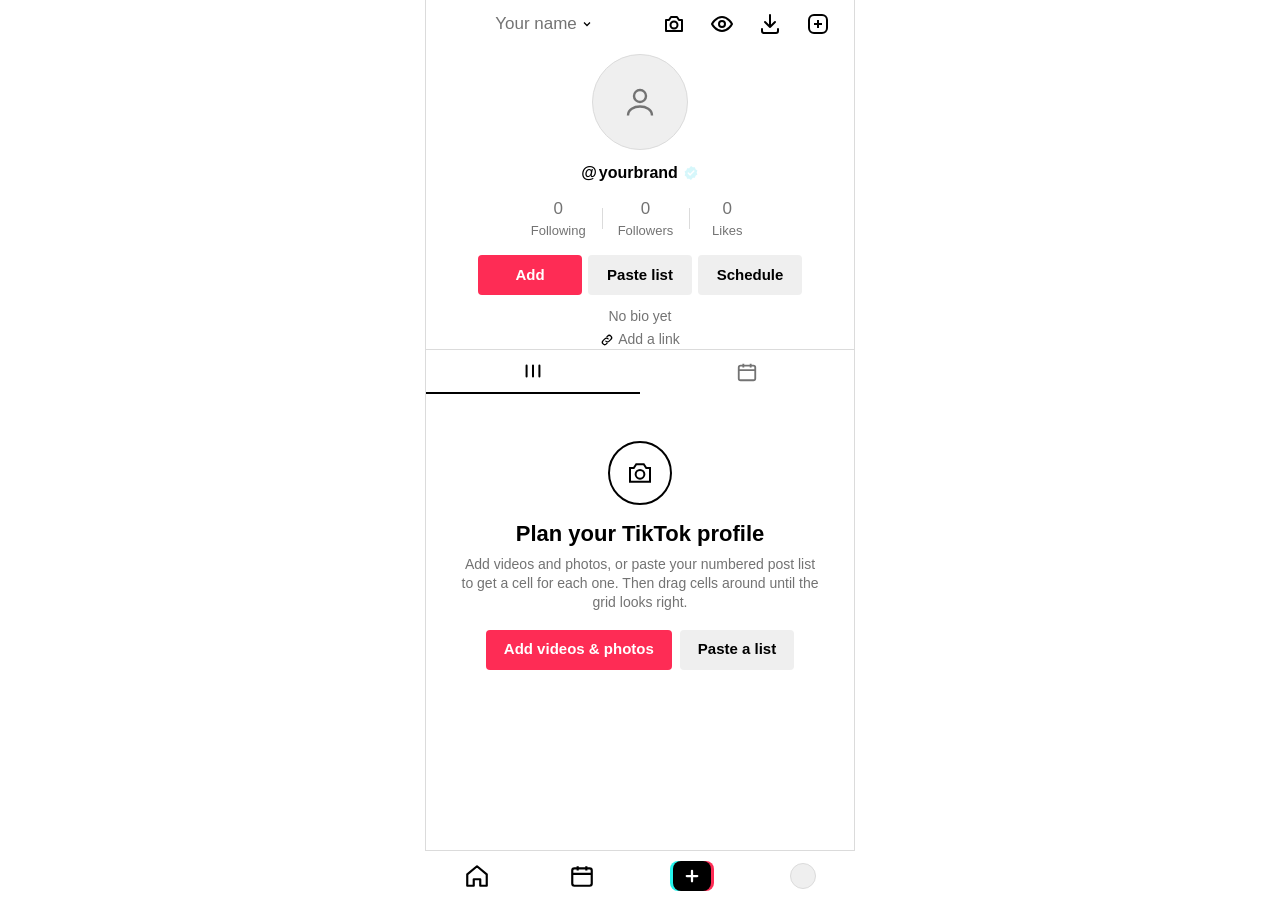
<file: TikTok Previewer.html>
<!doctype html>
<html lang="en">
<head>
<meta charset="utf-8">
<meta name="viewport" content="width=device-width, initial-scale=1, viewport-fit=cover">
<meta name="theme-color" content="#ffffff" media="(prefers-color-scheme: light)">
<meta name="theme-color" content="#000000" media="(prefers-color-scheme: dark)">
<title>DreamVision TikTok Previewer</title>
<style>
  :root {
    --bg: #ffffff;
    --fg: #000000;
    --muted: #737373;
    --line: #dbdbdb;
    --chip: #efefef;
    --chip-hover: #dbdbdb;
    --sheet: #ffffff;
    --accent: #fe2c55;
    --link: #000000;
    --verified: #20d5ec;
    --danger: #ed4956;
    --badge: rgba(0, 0, 0, 0.62);
    --backdrop: rgba(0, 0, 0, 0.45);
  }
  @media (prefers-color-scheme: dark) {
    :root:not([data-theme="light"]) {
      --bg: #000000;
      --fg: #f5f5f5;
      --muted: #a8a8a8;
      --line: #262626;
      --chip: #262626;
      --chip-hover: #363636;
      --sheet: #1a1a1a;
      --link: #f5f5f5;
      --backdrop: rgba(0, 0, 0, 0.65);
      color-scheme: dark;
    }
  }
  :root[data-theme="dark"] {
    --bg: #000000;
    --fg: #f5f5f5;
    --muted: #a8a8a8;
    --line: #262626;
    --chip: #262626;
    --chip-hover: #363636;
    --sheet: #1a1a1a;
    --link: #f5f5f5;
    --backdrop: rgba(0, 0, 0, 0.65);
    color-scheme: dark;
  }
  /* Keep content clear of the notch / home bar; fixed bars add their own inset. */
  :root { padding-top: env(safe-area-inset-top, 0px); }

  * { box-sizing: border-box; }
  html { -webkit-text-size-adjust: 100%; }
  body {
    margin: 0;
    background: var(--bg);
    color: var(--fg);
    font: 14px/1.35 -apple-system, BlinkMacSystemFont, "Segoe UI", Roboto, Helvetica, Arial, sans-serif;
  }
  button { font: inherit; color: inherit; background: none; border: 0; padding: 0; cursor: pointer; }
  svg { display: block; }
  [hidden] { display: none !important; }

  .app {
    max-width: 430px;
    margin: 0 auto;
    min-height: 100dvh;
    padding-bottom: calc(56px + env(safe-area-inset-bottom));
    background: var(--bg);
    position: relative;
  }
  @media (min-width: 480px) {
    .app { border-left: 1px solid var(--line); border-right: 1px solid var(--line); }
  }

  /* Top bar */
  .topbar {
    position: sticky; top: env(safe-area-inset-top, 0px); z-index: 20;
    display: flex; align-items: center; gap: 8px;
    height: 48px; padding: 0 16px;
    background: var(--bg);
  }
  .topbar .handle { font-size: 20px; font-weight: 700; flex: 1; min-width: 0; display: flex; align-items: center; gap: 4px; }
  .topbar .handle [contenteditable] { outline: none; white-space: nowrap; overflow: hidden; text-overflow: ellipsis; }
  .icon-btn { width: 40px; height: 40px; display: grid; place-items: center; border-radius: 8px; }
  .icon-btn:active { opacity: 0.5; }

  /* Profile header (TikTok layout: everything centered under the photo) */
  .topbar .handle { justify-content: center; text-align: center; font-size: 17px; }
  .topbar .handle [contenteditable] { font-weight: 700; }
  .profile { padding: 6px 16px 0; text-align: center; }
  .profile-top { display: flex; flex-direction: column; align-items: center; gap: 12px; }
  .avatar {
    flex: none; width: 96px; height: 96px; border-radius: 50%; cursor: pointer;
    background: var(--chip) center/cover no-repeat; border: 1px solid var(--line);
    display: grid; place-items: center; color: var(--muted);
  }
  .profile-main { display: grid; gap: 14px; justify-items: center; width: 100%; }
  .name-row { min-width: 0; display: flex; align-items: center; justify-content: center; gap: 2px; font-weight: 600; font-size: 16px; }
  .name-row .name { outline: none; overflow-wrap: anywhere; }
  .verified { display: inline-flex; margin-left: 3px; color: var(--verified); }
  .verified[aria-pressed="false"] { opacity: 0.18; }
  .stats { display: flex; justify-content: center; }
  .stat { position: relative; padding: 0 16px; min-width: 76px; }
  .stat + .stat::before { content: ""; position: absolute; left: 0; top: 25%; height: 50%; width: 1px; background: var(--line); }
  .stat b { display: block; font-size: 17px; font-weight: 700; }
  .stat span { font-size: 13px; color: var(--muted); }
  .stat [contenteditable] { outline: none; }
  .bio { margin-top: 12px; display: grid; gap: 4px; justify-items: center; }
  .bio .category { color: var(--muted); outline: none; }
  .bio .text { white-space: pre-wrap; outline: none; min-height: 1.35em; max-width: 320px; }
  .bio .link { display: flex; align-items: center; gap: 4px; color: var(--link); font-weight: 600; }
  .bio .link span { outline: none; min-width: 2em; }
  [contenteditable]:empty::before { content: attr(data-placeholder); color: var(--muted); font-weight: 400; }
  [contenteditable]:focus { background: var(--chip); border-radius: 4px; }
  .actions { display: flex; justify-content: center; gap: 6px; margin: 16px 0 12px; }
  .btn {
    flex: 0 1 auto; min-width: 104px; min-height: 40px; border-radius: 4px; background: var(--chip);
    font-weight: 600; font-size: 15px; padding: 0 14px;
  }
  .btn:hover { background: var(--chip-hover); }
  .btn.primary { background: var(--accent); color: #fff; }
  .btn.primary:hover { filter: brightness(0.95); }
  .btn.square { min-width: 44px; padding: 0; display: grid; place-items: center; }
  .btn.follow { min-width: 164px; }

  /* Tabs */
  .tabs { display: flex; border-top: 1px solid var(--line); position: sticky; top: calc(48px + env(safe-area-inset-top)); z-index: 15; background: var(--bg); }
  .tab {
    flex: 1; height: 44px; display: grid; place-items: center; color: var(--muted);
    border-bottom: 1px solid transparent; margin-bottom: -1px;
  }
  .tab[aria-selected="true"] { color: var(--fg); border-bottom: 2px solid var(--fg); }

  /* Grid: TikTok's profile grid crops videos to 3:4 */
  .grid { display: grid; grid-template-columns: repeat(3, 1fr); gap: 1px; }
  .tile {
    position: relative; aspect-ratio: 3 / 4; background: var(--chip); overflow: hidden;
    cursor: pointer; user-select: none; -webkit-user-select: none; -webkit-touch-callout: none;
  }
  .reels .tile { aspect-ratio: 9 / 16; }
  .tile img { width: 100%; height: 100%; object-fit: cover; display: block; pointer-events: none; }
  .tile .kind { position: absolute; top: 6px; right: 6px; color: #fff; filter: drop-shadow(0 0 2px rgba(0,0,0,.6)); }
  .tile .when, .tile .trial {
    position: absolute; bottom: 4px; padding: 1px 6px; border-radius: 4px;
    background: var(--badge); color: #fff; font-size: 11px; font-weight: 600; letter-spacing: .1px;
  }
  .tile .when { right: 4px; }
  .tile .views {
    position: absolute; left: 6px; bottom: 5px; display: flex; align-items: center; gap: 3px;
    color: #fff; font-size: 12px; font-weight: 600; text-shadow: 0 0 3px rgba(0,0,0,.7);
  }
  .tile .views svg { filter: drop-shadow(0 0 2px rgba(0,0,0,.6)); }
  .tile .pinned {
    position: absolute; top: 6px; left: 6px; padding: 2px 5px; border-radius: 3px;
    background: var(--accent); color: #fff; font-size: 11px; font-weight: 600;
  }
  .tile .trial { right: 4px; background: rgba(120, 60, 220, .85); }
  .tile .when.posted { background: rgba(254, 44, 85, .85); }
  .tile .busy {
    position: absolute; left: 0; right: 0; bottom: 0; padding: 18px 6px 6px; text-align: center;
    background: linear-gradient(transparent, rgba(0,0,0,.75)); color: #fff; font-size: 11px; font-weight: 600;
  }
  .tile.drop-target { outline: 3px solid var(--accent); outline-offset: -3px; }
  .ph {
    position: absolute; inset: 0; display: flex; flex-direction: column; align-items: center; justify-content: center;
    gap: 6px; padding: 10px; text-align: center; color: #fff;
    background: hsl(var(--h, 220) 22% 30%);
  }
  .ph span { font-weight: 800; font-size: 12px; line-height: 1.15; text-transform: uppercase; overflow-wrap: anywhere; }
  .ph small { font-size: 10px; opacity: .75; display: flex; align-items: center; gap: 4px; }
  .recover { margin: 0 16px 12px; padding: 12px; border-radius: 12px; background: var(--chip); display: grid; gap: 10px; }
  .recover p { margin: 0; }
  .off-grid-note { display: block; width: 100%; padding: 12px 16px; text-align: center; }
  .off-grid-note:hover { color: var(--fg); }
  .tile .reels-only {
    position: absolute; top: 6px; left: 6px; padding: 1px 6px; border-radius: 4px;
    background: var(--badge); color: #fff; font-size: 10px; font-weight: 600;
  }
  .tile.add-tile {
    display: grid; place-items: center; text-align: center; color: var(--muted);
    background: transparent; outline: 1.5px dashed var(--line); outline-offset: -6px; font-size: 12px; font-weight: 600;
  }
  .tile.add-tile:hover { color: var(--fg); }

  /* Drag state (shared by grid + list) */
  .dragging-src { opacity: 0.25; }
  .drag-ghost {
    position: fixed; z-index: 100; pointer-events: none; margin: 0;
    box-shadow: 0 10px 30px rgba(0,0,0,.35); transform: scale(1.06); border-radius: 4px; overflow: hidden;
  }
  body.is-dragging, body.is-dragging * { cursor: grabbing !important; user-select: none; -webkit-user-select: none; }

  /* Empty state */
  .empty { padding: 48px 32px; text-align: center; }
  .empty-icon { width: 64px; height: 64px; margin: 0 auto 14px; border: 2px solid var(--fg); border-radius: 50%; display: grid; place-items: center; }
  .empty h2 { font-size: 22px; margin: 0 0 6px; font-weight: 800; }
  .empty p { margin: 0 0 18px; color: var(--muted); }
  .empty .btns { display: flex; gap: 8px; justify-content: center; flex-wrap: wrap; }
  .empty .btn { flex: none; padding: 0 18px; height: 34px; }

  /* Schedule */
  .sched-settings { padding: 12px 16px; border-bottom: 1px solid var(--line); display: grid; gap: 10px; }
  .sched-settings .row { display: flex; align-items: center; gap: 8px; flex-wrap: wrap; }
  .sched-settings label { color: var(--muted); font-size: 13px; }
  .field {
    font: inherit; color: var(--fg); background: var(--chip); border: 0; border-radius: 8px;
    height: 34px; padding: 0 10px; min-width: 0;
  }
  .field.num { width: 56px; text-align: center; }
  .field.wide { width: 100%; font-weight: 600; }
  .hint { color: var(--muted); font-size: 12px; }
  .list { list-style: none; margin: 0; padding: 0; }
  .list-group { padding: 14px 16px 6px; font-size: 13px; font-weight: 700; color: var(--muted); text-transform: uppercase; letter-spacing: .4px; }
  .item {
    display: flex; align-items: center; gap: 12px; padding: 8px 16px; background: var(--bg);
    user-select: none; -webkit-user-select: none; -webkit-touch-callout: none; cursor: pointer;
  }
  .item:hover { background: color-mix(in srgb, var(--chip) 50%, transparent); }
  .item .thumb { width: 48px; aspect-ratio: 3 / 4; border-radius: 4px; background: var(--chip) center/cover no-repeat; flex: none; position: relative; overflow: hidden; }
  .item .thumb .ph span { font-size: 7px; }
  .item .thumb > svg { position: absolute; top: 3px; right: 3px; color: #fff; filter: drop-shadow(0 0 2px rgba(0,0,0,.6)); }
  .item .meta { flex: 1; min-width: 0; }
  .item .date { font-weight: 600; }
  .item .cap { white-space: nowrap; overflow: hidden; text-overflow: ellipsis; }
  .item .sub { color: var(--muted); font-size: 12px; }
  .item .num { color: var(--muted); font-size: 12px; font-variant-numeric: tabular-nums; width: 20px; text-align: right; flex: none; }
  .item .grip { color: var(--muted); padding: 8px 0 8px 8px; cursor: grab; touch-action: none; }

  /* Bottom nav */
  .bottomnav {
    position: fixed; bottom: 0; left: 50%; transform: translateX(-50%); z-index: 20;
    width: 100%; max-width: 430px; height: calc(50px + env(safe-area-inset-bottom));
    padding-bottom: env(safe-area-inset-bottom);
    display: flex; justify-content: space-around; align-items: center;
    background: var(--bg); border-top: 1px solid var(--line);
  }
  .tt-plus { position: relative; width: 44px; height: 30px; display: grid; place-items: center; }
  .tt-plus::before, .tt-plus::after { content: ""; position: absolute; top: 0; bottom: 0; width: 38px; border-radius: 8px; }
  .tt-plus::before { left: 0; background: #25f4ee; }
  .tt-plus::after { right: 0; background: var(--accent); }
  .tt-plus span { position: relative; z-index: 1; width: 38px; height: 30px; border-radius: 8px; background: var(--fg); color: var(--bg); display: grid; place-items: center; }
  .bottomnav .mini-avatar { width: 26px; height: 26px; border-radius: 50%; background: var(--chip) center/cover no-repeat; border: 1px solid var(--line); }

  /* Modals */
  .backdrop {
    position: fixed; inset: 0; z-index: 50; background: var(--backdrop);
    display: flex; align-items: flex-end; justify-content: center;
    animation: fade .15s ease;
  }
  .sheet {
    width: 100%; max-width: 430px; max-height: 94dvh; overflow: auto; overscroll-behavior: contain;
    background: var(--sheet); border-radius: 14px 14px 0 0;
    padding-bottom: env(safe-area-inset-bottom);
    animation: up .2s ease;
  }
  .grabber { width: 36px; height: 4px; border-radius: 2px; background: var(--line); margin: 8px auto; }
  .sheet-body { padding: 12px 16px 16px; display: grid; gap: 12px; }
  .sheet-title { font-size: 16px; font-weight: 700; text-align: center; padding: 2px 16px 6px; }
  .menu { display: grid; padding: 0 8px 8px; }
  .menu button { display: flex; gap: 14px; align-items: center; text-align: left; padding: 12px 10px; border-radius: 10px; }
  .menu button:hover { background: var(--chip); }
  .menu b { display: block; font-weight: 600; }
  .menu small { color: var(--muted); }
  .backup-row { display: flex; align-items: center; gap: 12px; padding: 12px; border-radius: 12px; background: var(--chip); }
  .backup-row > div { flex: 1; min-width: 0; }
  .backup-row b { display: block; font-weight: 600; }
  .backup-row small { color: var(--muted); }
  .backup-row .btn { flex: none; min-width: 84px; height: 34px; background: var(--sheet); }
  .backup-row .btn.primary { background: var(--accent); }
  .restore-confirm { padding: 12px; border-radius: 12px; border: 1px solid var(--danger); display: grid; gap: 10px; }
  .restore-confirm p { margin: 0; }
  .menu-setting { gap: 16px; margin: 0 8px 12px; padding: 12px 10px 4px; border-top: 1px solid var(--line); }
  .menu-setting b { display: block; font-weight: 600; }
  .menu-setting small { color: var(--muted); }
  .menu .ico { width: 40px; height: 40px; border-radius: 50%; background: var(--chip); display: grid; place-items: center; flex: none; }

  /* Post viewer: swipeable slides */
  .viewer { position: relative; background: #000; }
  .slides { display: flex; overflow-x: auto; scroll-snap-type: x mandatory; scrollbar-width: none; }
  .slides::-webkit-scrollbar { display: none; }
  .slide { flex: 0 0 100%; scroll-snap-align: center; position: relative; display: flex; align-items: center; justify-content: center; height: min(52dvh, 560px); overflow: hidden; }
  .slide img, .slide video { max-width: 100%; max-height: min(52dvh, 560px); display: block; object-fit: contain; }
  .slide .rm {
    position: absolute; top: 8px; right: 8px; width: 30px; height: 30px; border-radius: 50%;
    background: rgba(0,0,0,.55); color: #fff; display: grid; place-items: center;
  }
  .slide-empty { flex: 0 0 100%; height: 34dvh; display: grid; place-items: center; text-align: center; color: #fff; padding: 20px; }
  .slide-empty .btn { color: #fff; background: rgba(255,255,255,.16); height: 36px; padding: 0 16px; }
  .slide-empty p { margin: 0 0 12px; opacity: .8; }
  .slide .slide-empty { height: 100%; font-size: 13px; }
  .slide .slide-empty p { opacity: .9; }
  .slide-count {
    position: absolute; top: 10px; left: 10px; padding: 2px 8px; border-radius: 10px;
    background: rgba(0,0,0,.55); color: #fff; font-size: 12px; font-weight: 600; pointer-events: none;
  }
  .dots { display: flex; justify-content: center; gap: 4px; padding: 8px 0 0; }
  .dots i { width: 6px; height: 6px; border-radius: 50%; background: var(--line); }
  .dots i.on { background: var(--accent); }
  .sheet-when { font-weight: 600; }
  .sheet-when small { display: block; color: var(--muted); font-weight: 400; font-size: 12px; }
  .seg { display: flex; background: var(--chip); border-radius: 9px; padding: 2px; }
  .seg button { flex: 1; height: 30px; border-radius: 7px; font-size: 13px; font-weight: 600; color: var(--muted); }
  .seg button[aria-pressed="true"] { background: var(--sheet); color: var(--fg); box-shadow: 0 1px 3px rgba(0,0,0,.15); }
  .sheet textarea {
    font: inherit; color: var(--fg); background: var(--chip); border: 0; border-radius: 8px;
    padding: 10px; min-height: 70px; resize: vertical; width: 100%;
  }
  .switch-row { display: flex; align-items: center; justify-content: space-between; }
  .switch { position: relative; width: 44px; height: 26px; flex: none; }
  .switch input { opacity: 0; width: 100%; height: 100%; margin: 0; position: absolute; cursor: pointer; z-index: 1; }
  .switch span { position: absolute; inset: 0; border-radius: 13px; background: var(--line); transition: background .15s; pointer-events: none; }
  .switch span::after { content: ""; position: absolute; top: 3px; left: 3px; width: 20px; height: 20px; border-radius: 50%; background: #fff; transition: transform .15s; box-shadow: 0 1px 2px rgba(0,0,0,.3); }
  .switch input:checked + span { background: var(--accent); }
  .switch input:checked + span::after { transform: translateX(18px); }
  .sheet-btns { display: flex; gap: 6px; flex-wrap: wrap; }
  .sheet-btns .btn { flex: 1 1 120px; height: 34px; }
  .btn.danger { color: var(--danger); background: transparent; }
  .btn.danger:hover { background: var(--chip); }
  .btn.danger.armed { background: var(--danger); color: #fff; }
  .slide .rm.armed { width: auto; padding: 0 12px; border-radius: 15px; background: var(--danger); font-size: 13px; font-weight: 600; }

  /* Cover picker */
  .cover { display: grid; grid-template-columns: 78px 1fr; gap: 12px; align-items: center; padding: 12px; border-radius: 12px; background: var(--chip); }
  .cover-preview { width: 78px; aspect-ratio: 3 / 4; border-radius: 4px; overflow: hidden; background: #000; position: relative; }
  .cover-preview img, .cover-preview canvas { width: 100%; height: 100%; object-fit: cover; display: block; }
  .cover-preview .ph span { font-size: 8px; }
  .cover h3 { margin: 0 0 2px; font-size: 14px; }
  .cover .hint { margin-bottom: 8px; }
  .cover input[type="range"] { width: 100%; accent-color: var(--accent); margin: 0 0 8px; }
  .cover .sheet-btns .btn { flex: 1 1 90px; background: var(--sheet); font-size: 13px; }
  .cover .sheet-btns .btn:hover { background: var(--chip-hover); }
  .cover .btn.primary { background: var(--accent); }

  /* Drop overlay + toast */
  .drop-overlay {
    position: fixed; inset: 0; z-index: 60; display: grid; place-items: center;
    background: color-mix(in srgb, var(--accent) 18%, transparent);
    border: 3px dashed var(--accent); font-size: 18px; font-weight: 700; color: var(--accent);
    pointer-events: none; text-align: center; padding: 20px;
  }
  .toast {
    position: fixed; left: 50%; top: calc(12px + env(safe-area-inset-top)); transform: translateX(-50%);
    z-index: 70; background: #262626; color: #fff; padding: 10px 14px; border-radius: 8px;
    font-size: 13px; max-width: calc(100% - 32px); box-shadow: 0 4px 16px rgba(0,0,0,.3); pointer-events: none; }

  @keyframes fade { from { opacity: 0; } }
  @keyframes up { from { transform: translateY(40px); opacity: 0; } }
  @media (prefers-reduced-motion: reduce) {
    *, *::before, *::after { animation: none !important; transition: none !important; }
  }

  /* Screenshot preview: one click hides every editing control so the page looks like the real app. */
  body.preview .edit-only { display: none !important; }
  body:not(.preview) .native-only { display: none !important; }
  body.preview [contenteditable] { pointer-events: none; }
  /* Empty fields: counts and titles show their default (e.g. "0") as real text; empty bio/link lines disappear. */
  body.preview [contenteditable]:empty::before { color: inherit; font-weight: inherit; }
  body.preview .hide-empty:empty, body.preview .row-hide-empty:has(.hide-empty:empty) { display: none !important; }
  body.preview .ph small { display: none; }
  body.preview [contenteditable]:hover, body.preview [contenteditable]:focus { box-shadow: none; background: none; }
  .exit-preview {
    position: fixed; top: calc(12px + env(safe-area-inset-top, 0px)); right: 12px; z-index: 80;
    padding: 8px 14px; border-radius: 18px; background: rgba(0, 0, 0, .78); color: #fff; font-size: 13px; font-weight: 600;
    opacity: 0; pointer-events: none; transition: opacity .2s ease;
  }
  .exit-preview kbd { margin-left: 6px; padding: 1px 5px; border-radius: 4px; background: rgba(255, 255, 255, .2); font: inherit; font-size: 11px; }
  .exit-preview.show { opacity: 1; pointer-events: auto; }
  body:not(.preview) .exit-preview { display: none; }
  body.preview .tile .when, body.preview .tile .trial, body.preview .tile .reels-only, body.preview .add-tile,
  body.preview .off-grid-note, body.preview .recover, body.preview .verified[aria-pressed="false"] { display: none !important; }
</style>
</head>
<body>
<div class="app">
  <header class="topbar">
    <div class="handle">
      <span id="displayName" contenteditable="plaintext-only" data-placeholder="Your name"></span>
      <svg width="12" height="12" viewBox="0 0 24 24" fill="none" stroke="currentColor" stroke-width="2.5"><path d="M6 9l6 6 6-6"/></svg>
    </div>
    <button class="icon-btn edit-only" data-open-snap aria-label="Snapshot" title="Snapshot: save the page as an image or PDF">
      <svg width="24" height="24" viewBox="0 0 24 24" fill="none" stroke="currentColor" stroke-width="2" stroke-linejoin="round"><path d="M4 8h3l2-3h6l2 3h3v11H4z"/><circle cx="12" cy="13" r="3.5"/></svg>
    </button>
    <button class="icon-btn edit-only" data-preview aria-label="Preview for screenshots" title="Preview: hide editing controls for clean screenshots">
      <svg width="24" height="24" viewBox="0 0 24 24" fill="none" stroke="currentColor" stroke-width="2" stroke-linecap="round" stroke-linejoin="round"><path d="M2 12s3.6-7 10-7 10 7 10 7-3.6 7-10 7S2 12 2 12z"/><circle cx="12" cy="12" r="3"/></svg>
    </button>
    <button class="icon-btn edit-only" data-open-backup aria-label="Backup" title="Backup">
      <svg width="24" height="24" viewBox="0 0 24 24" fill="none" stroke="currentColor" stroke-width="2" stroke-linecap="round" stroke-linejoin="round"><path d="M12 3v12M7 10l5 5 5-5"/><path d="M4 17v2a2 2 0 002 2h12a2 2 0 002-2v-2"/></svg>
    </button>
    <button class="icon-btn" data-open-add aria-label="Add">
      <svg width="24" height="24" viewBox="0 0 24 24" fill="none" stroke="currentColor" stroke-width="2"><rect x="3" y="3" width="18" height="18" rx="5"/><path d="M12 8v8M8 12h8"/></svg>
    </button>
  </header>

  <section class="profile">
    <div class="profile-top">
      <div class="avatar" id="avatar" title="Change profile photo">
        <svg width="36" height="36" viewBox="0 0 24 24" fill="none" stroke="currentColor" stroke-width="1.6"><circle cx="12" cy="8" r="4"/><path d="M4 21c0-4 4-6 8-6s8 2 8 6"/></svg>
      </div>
      <div class="profile-main">
        <div class="name-row">
          <span>@</span><span class="name" id="username" contenteditable="plaintext-only" spellcheck="false" data-placeholder="username"></span>
          <button class="verified" id="verifiedBtn" aria-pressed="false" aria-label="Verified badge" title="Tap to toggle the verified badge">
            <svg width="16" height="16"><use href="#i-verified"/></svg>
          </button>
        </div>
        <div class="stats">
          <div class="stat"><b id="following" contenteditable="plaintext-only" spellcheck="false" data-placeholder="0"></b><span>Following</span></div>
          <div class="stat"><b id="followers" contenteditable="plaintext-only" spellcheck="false" data-placeholder="0"></b><span>Followers</span></div>
          <div class="stat"><b id="likes" contenteditable="plaintext-only" spellcheck="false" data-placeholder="0"></b><span>Likes</span></div>
          <b id="postCount" hidden></b>
        </div>
      </div>
    </div>
    <div class="actions">
      <button class="btn primary edit-only" data-open-add>Add</button>
      <button class="btn edit-only" data-open-paste>Paste list</button>
      <button class="btn edit-only" data-goto="schedule">Schedule</button>
      <span class="btn primary follow native-only" aria-hidden="true" style="display:grid;place-items:center">Follow</span>
      <span class="btn square native-only" aria-hidden="true"><svg width="22" height="22" viewBox="0 0 24 24" fill="none" stroke="currentColor" stroke-width="2" stroke-linejoin="round"><path d="M4 5h16v11H9l-5 4z"/></svg></span>
      <span class="btn square native-only" aria-hidden="true"><svg width="18" height="18" viewBox="0 0 24 24" fill="none" stroke="currentColor" stroke-width="2.4" stroke-linecap="round"><path d="M6 10l6 6 6-6"/></svg></span>
    </div>
    <div class="bio">
      <div class="category hide-empty" id="category" contenteditable="plaintext-only" data-placeholder="Category" hidden></div>
      <div class="text hide-empty" id="bioText" contenteditable="plaintext-only" data-placeholder="No bio yet"></div>
      <div class="link row-hide-empty">
        <svg width="14" height="14"><use href="#i-link"/></svg>
        <span class="hide-empty" id="link" contenteditable="plaintext-only" spellcheck="false" data-placeholder="Add a link"></span>
      </div>
    </div>
  </section>

  <nav class="tabs" role="tablist">
    <button class="tab" role="tab" data-tab="grid" aria-selected="true" aria-label="Videos">
      <svg width="22" height="22" viewBox="0 0 24 24" fill="none" stroke="currentColor" stroke-width="2.2" stroke-linecap="round"><path d="M5 6v12M12 6v12M19 6v12"/></svg>
    </button>
    <span class="tab native-only" aria-hidden="true"><svg width="22" height="22" viewBox="0 0 24 24" fill="none" stroke="currentColor" stroke-width="2" stroke-linecap="round" stroke-linejoin="round"><path d="M17 3l3 3-3 3"/><path d="M4 12V9a3 3 0 013-3h13"/><path d="M7 21l-3-3 3-3"/><path d="M20 12v3a3 3 0 01-3 3H4"/></svg></span>
    <span class="tab native-only" aria-hidden="true"><svg width="22" height="22" viewBox="0 0 24 24" fill="none" stroke="currentColor" stroke-width="2" stroke-linejoin="round"><path d="M6 3h12v18l-6-4-6 4z"/></svg></span>
    <span class="tab native-only" aria-hidden="true"><svg width="22" height="22" viewBox="0 0 24 24" fill="none" stroke="currentColor" stroke-width="2" stroke-linejoin="round"><path d="M12 20s-7-4.4-7-10a4 4 0 017-2.6A4 4 0 0119 10c0 5.6-7 10-7 10z"/></svg></span>
    <button class="tab edit-only" role="tab" data-tab="schedule" aria-selected="false" aria-label="Schedule">
      <svg width="22" height="22" viewBox="0 0 24 24" fill="none" stroke="currentColor" stroke-width="2"><rect x="3" y="5" width="18" height="16" rx="2"/><path d="M3 10h18M8 3v4M16 3v4"/></svg>
    </button>
  </nav>

  <main>
    <section id="gridView">
      <div class="recover" id="recover" hidden>
        <p><b>The planner closed unexpectedly last time.</b> Very large videos can do this, especially on phones. Smaller H.264 exports work best.</p>
        <div class="sheet-btns">
          <button class="btn" id="recoverOk">OK</button>
          <button class="btn danger" id="recoverClear">Clear all planner data</button>
        </div>
      </div>
      <div class="grid" id="grid"></div>
      <button class="hint off-grid-note" id="offGridNote" data-goto="reels" hidden></button>
      <div class="empty" id="empty" hidden>
        <div class="empty-icon">
          <svg width="30" height="30" viewBox="0 0 24 24" fill="none" stroke="currentColor" stroke-width="1.6"><path d="M4 8h3l2-3h6l2 3h3v11H4z"/><circle cx="12" cy="13" r="3.5"/></svg>
        </div>
        <h2>Plan your TikTok profile</h2>
        <p>Add videos and photos, or paste your numbered post list to get a cell for each one. Then drag cells around until the grid looks right.</p>
        <div class="btns">
          <button class="btn primary" data-pick="each">Add videos &amp; photos</button>
          <button class="btn" data-open-paste>Paste a list</button>
        </div>
      </div>
    </section>

    <section id="reelsView" hidden>
      <div class="grid reels" id="reelsGrid"></div>
      <div class="empty" id="reelsEmpty" hidden><p></p></div>
    </section>

    <section id="scheduleView" hidden>
      <div class="sched-settings">
        <div class="row">
          <label for="startDate">Start</label>
          <input class="field" type="date" id="startDate">
          <label for="postTime">at</label>
          <input class="field" type="time" id="postTime">
        </div>
        <div class="row">
          <label for="everyDays">Post every</label>
          <input class="field num" type="number" id="everyDays" min="1" max="60" step="1">
          <label for="everyDays">day(s)</label>
        </div>
        <div class="hint">The bottom of your grid posts first. Drag here or in the grid to reshuffle; dates follow the order.</div>
      </div>
      <ul class="list" id="schedList"></ul>
      <div class="empty" id="schedEmpty" hidden><p>Nothing scheduled yet. Add posts and they'll show up here in posting order.</p></div>
    </section>
  </main>

  <nav class="bottomnav" aria-label="App">
    <button class="icon-btn" aria-label="Home" data-goto="grid" data-scroll-top>
      <svg width="26" height="26" viewBox="0 0 24 24" fill="none" stroke="currentColor" stroke-width="2" stroke-linejoin="round"><path d="M3 10.5L12 3l9 7.5V21h-6v-6H9v6H3z"/></svg>
    </button>
    <span class="icon-btn native-only" aria-hidden="true"><svg width="26" height="26" viewBox="0 0 24 24" fill="none" stroke="currentColor" stroke-width="2" stroke-linecap="round"><circle cx="9" cy="8" r="3.5"/><path d="M2.5 20c0-3.6 3-5.5 6.5-5.5s6.5 1.9 6.5 5.5"/><path d="M16 4.5a3.5 3.5 0 010 7M18 14.6c2.2.6 3.5 2.4 3.5 5.4"/></svg></span>
    <button class="icon-btn edit-only" aria-label="Schedule" data-goto="schedule">
      <svg width="26" height="26" viewBox="0 0 24 24" fill="none" stroke="currentColor" stroke-width="2"><rect x="3" y="5" width="18" height="16" rx="2"/><path d="M3 10h18M8 3v4M16 3v4"/></svg>
    </button>
    <button class="icon-btn" aria-label="Add" data-open-add style="width:52px">
      <span class="tt-plus"><span><svg width="18" height="18" viewBox="0 0 24 24" fill="none" stroke="currentColor" stroke-width="3" stroke-linecap="round"><path d="M12 5v14M5 12h14"/></svg></span></span>
    </button>
    <span class="icon-btn native-only" aria-hidden="true"><svg width="26" height="26" viewBox="0 0 24 24" fill="none" stroke="currentColor" stroke-width="2" stroke-linejoin="round"><path d="M4 5h16v11H9l-5 4z"/></svg></span>
    <button class="icon-btn" aria-label="Profile" data-goto="grid" data-scroll-top>
      <span class="mini-avatar" id="miniAvatar"></span>
    </button>
  </nav>
</div>

<!-- Add menu -->
<div class="backdrop" id="addMenu" hidden>
  <div class="sheet" role="dialog" aria-modal="true" aria-label="Add">
    <div class="grabber"></div>
    <div class="sheet-title">Add to your profile</div>
    <div class="menu">
      <button data-pick="each">
        <span class="ico"><svg width="20" height="20"><use href="#i-reel"/></svg></span>
        <span><b>Videos &amp; photos</b><small>Each file gets its own cell</small></span>
      </button>
      <button data-pick="carousel">
        <span class="ico"><svg width="20" height="20"><use href="#i-carousel"/></svg></span>
        <span><b>Photo carousel</b><small>Pick several photos for one swipeable photo post</small></span>
      </button>
      <button data-add-placeholder>
        <span class="ico"><svg width="20" height="20" viewBox="0 0 24 24" fill="none" stroke="currentColor" stroke-width="2" stroke-dasharray="3 3"><rect x="4" y="3" width="16" height="18" rx="2"/></svg></span>
        <span><b>Empty cell</b><small>A titled spot for content you haven't shot yet</small></span>
      </button>
      <button data-open-paste>
        <span class="ico"><svg width="20" height="20" viewBox="0 0 24 24" fill="none" stroke="currentColor" stroke-width="2" stroke-linecap="round"><path d="M9 6h11M9 12h11M9 18h11M4 6h.01M4 12h.01M4 18h.01"/></svg></span>
        <span><b>Paste a list</b><small>Turn your numbered post list into cells</small></span>
      </button>
    </div>
    <div class="menu-setting switch-row">
      <span><b>Compress videos</b><small>Makes a lighter 720p copy so the planner stays fast. Your original files aren't changed.</small></span>
      <span class="switch"><input type="checkbox" id="compressToggle" aria-label="Compress videos"><span></span></span>
    </div>
  </div>
</div>

<!-- Backup -->
<div class="backdrop" id="backupModal" hidden>
  <div class="sheet" role="dialog" aria-modal="true" aria-label="Backup">
    <div class="grabber"></div>
    <div class="sheet-title">Backup</div>
    <div class="sheet-body">
      <div class="hint">Your plan is saved in this browser only. A backup file holds everything (posts, videos, thumbnails, profile and schedule) so you can keep it safe or open it on another computer.</div>
      <div class="backup-row">
        <div><b>Save backup file</b><small id="lastBackup">No backup saved yet.</small></div>
        <button class="btn primary" id="backupSave">Save</button>
      </div>
      <div class="backup-row">
        <div><b>Restore from backup</b><small>Replaces what's in the planner now with the backup.</small></div>
        <button class="btn" id="backupLoad">Restore</button>
      </div>
      <div class="restore-confirm" id="restoreConfirm" hidden>
        <p id="restoreText"></p>
        <div class="sheet-btns">
          <button class="btn" id="restoreCancel">Cancel</button>
          <button class="btn danger armed" id="restoreGo">Replace my plan</button>
        </div>
      </div>
      <div class="hint" id="backupStatus" hidden></div>
    </div>
  </div>
</div>

<!-- Snapshot -->
<div class="backdrop" id="snapModal" hidden>
  <div class="sheet small" role="dialog" aria-modal="true" aria-label="Snapshot">
    <div class="sheet-title">Save a snapshot</div>
    <div class="sheet-body">
      <div class="hint">Saves the whole page exactly as it looks in Preview, without any editing controls.</div>
      <div class="sheet-btns">
        <button class="btn primary" data-snap="png">Image (PNG)</button>
        <button class="btn" data-snap="pdf">PDF</button>
      </div>
      <div class="hint">Browsers save to your Downloads folder. To save straight to your Desktop, set your browser to ask where to save each download (Chrome: Settings, Downloads; Safari: Settings, General, File download location).</div>
    </div>
  </div>
</div>

<!-- Paste list -->
<div class="backdrop" id="pasteModal" hidden>
  <div class="sheet" role="dialog" aria-modal="true" aria-label="Paste a list">
    <div class="grabber"></div>
    <div class="sheet-title">Paste your post list</div>
    <div class="sheet-body">
      <div class="hint">One post per line. Line 1 becomes the top-left cell, like reading the grid. Words like carousel or photo set the type; anything else becomes a video.</div>
      <textarea id="pasteText" rows="9" placeholder="1. THE NEW WAY TO INTERVIEW - CAROUSEL&#10;2. FLASHY FOOTAGE&#10;3. TALKING SCOTT A&#10;…"></textarea>
      <div class="sheet-btns">
        <button class="btn" data-close>Cancel</button>
        <button class="btn primary" id="pasteCreate">Create cells</button>
      </div>
    </div>
  </div>
</div>

<!-- Post viewer / editor -->
<div class="backdrop" id="sheet" hidden>
  <div class="sheet" role="dialog" aria-modal="true" aria-label="Post details">
    <div class="grabber"></div>
    <div class="viewer">
      <div class="slides" id="slides"></div>
      <span class="slide-count" id="slideCount" hidden></span>
    </div>
    <div class="dots" id="dots"></div>
    <div class="sheet-body">
      <div class="sheet-when" id="sheetWhen"></div>
      <input class="field wide" id="sheetTitle" placeholder="Working title, e.g. TALKING SCOTT A" autocomplete="off">
      <div class="seg" id="sheetKind" role="group" aria-label="Post type">
        <button data-kind="reel">Video</button>
        <button data-kind="post">Photo</button>
        <button data-kind="carousel">Photo carousel</button>
      </div>
      <div class="hint" id="kindHint"></div>
      <div class="switch-row" id="gridRow">
        <span>Show on profile grid<small class="hint" id="gridHint" style="display:block"></small></span>
        <label class="switch"><input type="checkbox" id="sheetOnGrid"><span></span></label>
      </div>
      <div class="switch-row">
        <span>Pinned<small class="hint" style="display:block">Shows TikTok's red “Pinned” tag. TikTok lets you pin up to 3.</small></span>
        <label class="switch"><input type="checkbox" id="sheetPinned"><span></span></label>
      </div>
      <input class="field wide" id="sheetViews" placeholder="View count on the cell, e.g. 12.4K" autocomplete="off" inputmode="text">

      <div class="cover" id="coverBox">
        <div class="cover-preview" id="coverPreview"></div>
        <div>
          <h3>Cover</h3>
          <div class="hint" id="coverHint"></div>
          <input type="range" id="scrub" min="0" max="1000" value="0" aria-label="Scrub to pick a frame">
          <div class="sheet-btns">
            <button class="btn primary" id="frameBtn">Use this frame</button>
            <button class="btn" id="thumbBtn">Upload image</button>
            <button class="btn" id="resetThumbBtn">Reset</button>
          </div>
        </div>
      </div>

      <textarea id="sheetCaption" placeholder="Caption or notes…"></textarea>
      <div class="switch-row">
        <span>Already posted</span>
        <label class="switch"><input type="checkbox" id="sheetPosted"><span></span></label>
      </div>
      <div class="sheet-btns">
        <button class="btn" id="addMediaBtn">Add video or photo</button>
      </div>
      <div class="hint" id="sheetBusy" hidden></div>
      <div class="sheet-btns">
        <button class="btn danger" id="deleteBtn">Delete cell</button>
        <button class="btn" data-close>Done</button>
      </div>
    </div>
  </div>
</div>

<div class="drop-overlay" id="dropOverlay" hidden>Drop on a cell to fill it, or anywhere else to add new cells</div>
<div class="toast" id="toast" hidden></div>
<button class="exit-preview" id="exitPreview" type="button">Exit preview<kbd>Esc</kbd></button>


<input type="file" id="fileInput" accept="image/*,video/*" multiple hidden>
<input type="file" id="mediaInput" accept="image/*,video/*" multiple hidden>
<input type="file" id="avatarInput" accept="image/*" hidden>
<input type="file" id="thumbInput" accept="image/*" hidden>
<input type="file" id="backupInput" accept=".zip,application/zip" hidden>

<svg width="0" height="0" style="position:absolute">
  <symbol id="i-reel" viewBox="0 0 24 24"><path fill="currentColor" d="M5 3h14a2 2 0 012 2v14a2 2 0 01-2 2H5a2 2 0 01-2-2V5a2 2 0 012-2zm5 6v7l6-3.5z"/></symbol>
  <symbol id="i-carousel" viewBox="0 0 24 24"><path fill="currentColor" d="M8 2h12a2 2 0 012 2v12a2 2 0 01-2 2h-1V6a1 1 0 00-1-1H6V4a2 2 0 012-2zM4 6h12a2 2 0 012 2v12a2 2 0 01-2 2H4a2 2 0 01-2-2V8a2 2 0 012-2z"/></symbol>
  <symbol id="i-grip" viewBox="0 0 24 24"><path fill="none" stroke="currentColor" stroke-width="2" stroke-linecap="round" d="M5 8h14M5 12h14M5 16h14"/></symbol>
  <symbol id="i-link" viewBox="0 0 24 24"><path fill="none" stroke="currentColor" stroke-width="2.2" stroke-linecap="round" d="M10 14a4 4 0 005.7 0l3-3a4 4 0 00-5.7-5.7l-1 1M14 10a4 4 0 00-5.7 0l-3 3a4 4 0 005.7 5.7l1-1"/></symbol>
  <symbol id="i-verified" viewBox="0 0 24 24"><path fill="currentColor" d="M12 1.5l2.6 1.9 3.2-.2 1 3.1 2.7 1.8-1 3.1 1 3.1-2.7 1.8-1 3.1-3.2-.2L12 22.5l-2.6-1.9-3.2.2-1-3.1-2.7-1.8 1-3.1-1-3.1 2.7-1.8 1-3.1 3.2.2z"/><path fill="none" stroke="#fff" stroke-width="2.2" stroke-linecap="round" stroke-linejoin="round" d="M8 12.2l2.7 2.6L16.2 9"/></symbol>
  <symbol id="i-photo" viewBox="0 0 24 24"><path fill="currentColor" d="M5 3h14a2 2 0 012 2v14a2 2 0 01-2 2H5a2 2 0 01-2-2V5a2 2 0 012-2zm1 15h12l-4-5.5-3 4-2-2.5zM8.5 10a1.5 1.5 0 100-3 1.5 1.5 0 000 3z"/></symbol>
  <symbol id="i-play" viewBox="0 0 24 24"><path fill="none" stroke="currentColor" stroke-width="2.4" stroke-linejoin="round" d="M7 4.5v15l12-7.5z"/></symbol>
  <symbol id="i-x" viewBox="0 0 24 24"><path fill="none" stroke="currentColor" stroke-width="2.4" stroke-linecap="round" d="M6 6l12 12M18 6L6 18"/></symbol>
</svg>

<script>
(() => {
  'use strict';

  // ---------- Storage (IndexedDB: media blobs + small settings) ----------
  const store = (() => {
    let dbPromise = null;
    function open() {
      if (!dbPromise) {
        dbPromise = new Promise((resolve, reject) => {
          const req = indexedDB.open('tiktok-previewer', 2);
          req.onupgradeneeded = e => {
            const db = req.result;
            if (e.oldVersion < 1) {
              db.createObjectStore('posts', { keyPath: 'id' });
              db.createObjectStore('kv');
            }
            if (e.oldVersion < 2) {
              // Videos live in their own store so editing a title never rewrites (or reloads) a video.
              const media = db.createObjectStore('media');
              if (e.oldVersion >= 1) {
                req.transaction.objectStore('posts').openCursor().onsuccess = ev => {
                  const cur = ev.target.result;
                  if (!cur) return;
                  const p = cur.value;
                  const blobs = Array.isArray(p.slides) ? p.slides : p.media ? [p.media] : [];
                  p.slides = blobs.map(b => {
                    if (!(b instanceof Blob)) return b;
                    const id = uid();
                    media.put(b, id);
                    return { id, type: b.type, name: b.name || '' };
                  });
                  if (!p.kind) p.kind = p.type === 'video' ? 'reel' : p.slides.length > 1 ? 'carousel' : 'post';
                  delete p.media; delete p.type;
                  cur.update(p);
                  cur.continue();
                };
              }
            }
          };
          req.onsuccess = () => {
            // Let a newer version (e.g. the planner updated in another tab) take over instead of blocking it.
            req.result.onversionchange = () => req.result.close();
            resolve(req.result);
          };
          req.onerror = () => reject(req.error);
          req.onblocked = () => toast('Close the planner in your other tabs to finish updating it.', 8000);
        });
      }
      return dbPromise;
    }
    async function run(name, mode, fn) {
      const db = await open();
      return new Promise((resolve, reject) => {
        const tx = db.transaction(name, mode);
        const req = fn(tx.objectStore(name));
        tx.oncomplete = () => resolve(req ? req.result : undefined);
        tx.onerror = tx.onabort = () => reject(tx.error);
      });
    }
    return {
      allPosts: () => run('posts', 'readonly', s => s.getAll()),
      putPost: p => run('posts', 'readwrite', s => s.put(p)),
      deletePost: id => run('posts', 'readwrite', s => s.delete(id)),
      getMedia: id => run('media', 'readonly', s => s.get(id)),
      putMedia: (id, blob) => run('media', 'readwrite', s => s.put(blob, id)),
      deleteMedia: id => run('media', 'readwrite', s => s.delete(id)),
      get: k => run('kv', 'readonly', s => s.get(k)),
      set: (k, v) => run('kv', 'readwrite', s => s.put(v, k)),
      // Restore: wipe everything and write the backup in one transaction, so it's all-or-nothing.
      async replaceAll({ posts, media, kv }) {
        const db = await open();
        return new Promise((resolve, reject) => {
          const tx = db.transaction(['posts', 'media', 'kv'], 'readwrite');
          const [ps, ms, ks] = ['posts', 'media', 'kv'].map(n => tx.objectStore(n));
          ps.clear(); ms.clear(); ks.clear();
          posts.forEach(p => ps.put(p));
          media.forEach(([id, blob]) => ms.put(blob, id));
          kv.forEach(([k, v]) => ks.put(v, k));
          tx.oncomplete = () => resolve();
          tx.onerror = tx.onabort = () => reject(tx.error);
        });
      },
    };
  })();

  let saveWarned = false;
  function persist(promise) {
    promise.catch(() => {
      if (!saveWarned) { saveWarned = true; toast("Couldn't save in this browser. Changes will be lost on refresh."); }
    });
  }

  // ---------- State ----------
  const KINDS = { reel: 'Video', post: 'Photo', carousel: 'Photo carousel', trial: 'Video' };
  const KIND_HINTS = {
    post: '',
    carousel: 'TikTok photo mode: swipe through the photos above. The grid shows the cover below.',
    reel: 'TikTok crops videos to 3:4 on your profile grid. The full 9:16 plays when someone taps it.',
    trial: '',
  };
  const posts = new Map();     // id -> { id, kind, title, slides: [{ id, type, name }], thumb, customThumb, caption, posted, onGrid, created }
  const mediaCache = new Map(); // media id -> Blob, loaded only when a cell is opened
  let order = [];              // grid order, index 0 = top-left (newest)
  let profile = { username: 'yourbrand', name: '', verified: false, category: '', bio: '', link: '', followers: '', following: '', likes: '' };
  let schedule = { start: todayISO(), time: '18:00', every: 1 };
  let avatarBlob = null;
  let settings = { compress: true };
  const urls = new Map();      // blob -> object URL cache
  let openId = null;
  let currentTab = 'grid';

  function todayISO() {
    const d = new Date();
    return `${d.getFullYear()}-${String(d.getMonth() + 1).padStart(2, '0')}-${String(d.getDate()).padStart(2, '0')}`;
  }
  function urlFor(blob) {
    if (!blob) return '';
    let u = urls.get(blob);
    if (!u) { u = URL.createObjectURL(blob); urls.set(blob, u); }
    return u;
  }
  function dropUrl(blob) {
    const u = urls.get(blob);
    if (u) { URL.revokeObjectURL(u); urls.delete(blob); }
  }
  const uid = () => Date.now().toString(36) + Math.random().toString(36).slice(2, 8);
  const isVideo = blob => !!blob && /^video\//.test(blob.type);
  const esc = s => String(s).replace(/[&<>"']/g, c => ({ '&': '&amp;', '<': '&lt;', '>': '&gt;', '"': '&quot;', "'": '&#39;' }[c]));
  function hue(id) { let h = 0; for (const c of id) h = (h * 31 + c.charCodeAt(0)) % 360; return h; }

  // Fill in fields that older saves don't have. (Files were moved out of posts by the v2 upgrade.)
  function normalize(p) {
    let changed = false;
    if (!Array.isArray(p.slides)) { p.slides = []; changed = true; }
    if (!p.kind) { p.kind = p.slides.length > 1 ? 'carousel' : isVideo(p.slides[0]) ? 'reel' : 'post'; changed = true; }
    p.title = p.title || '';
    p.caption = p.caption || '';
    p.posted = !!p.posted;
    p.customThumb = !!p.customThumb;
    if (typeof p.onGrid !== 'boolean') { p.onGrid = true; changed = true; }
    p.pinned = !!p.pinned;
    p.views = p.views || '';
    return changed;
  }

  // ---------- Schedule math ----------
  // Unposted posts go out bottom-of-grid first. Slot i = start + i * every days.
  function queue() {
    return order.filter(id => !posts.get(id).posted).reverse();
  }
  function scheduleDates() {
    const map = new Map();
    const [y, m, d] = (schedule.start || todayISO()).split('-').map(Number);
    const [hh, mm] = (schedule.time || '18:00').split(':').map(Number);
    const every = Math.max(1, Number(schedule.every) || 1);
    queue().forEach((id, i) => map.set(id, new Date(y, m - 1, d + i * every, hh, mm)));
    return map;
  }
  const fmtShort = new Intl.DateTimeFormat(undefined, { month: 'short', day: 'numeric' });
  const fmtLong = new Intl.DateTimeFormat(undefined, { weekday: 'short', month: 'short', day: 'numeric' });
  const fmtTime = new Intl.DateTimeFormat(undefined, { hour: 'numeric', minute: '2-digit' });

  // ---------- Thumbnails ----------
  function canvasToBlob(canvas) {
    return new Promise(res => canvas.toBlob(b => res(b), 'image/jpeg', 0.85));
  }
  function drawScaled(source, w, h, max = 720) {
    const scale = Math.min(1, max / Math.max(w, h));
    const c = document.createElement('canvas');
    c.width = Math.round(w * scale); c.height = Math.round(h * scale);
    c.getContext('2d').drawImage(source, 0, 0, c.width, c.height);
    return canvasToBlob(c);
  }
  async function imageThumb(blob) {
    try {
      const bmp = await createImageBitmap(blob);
      const out = await drawScaled(bmp, bmp.width, bmp.height);
      bmp.close && bmp.close();
      return out || blob;
    } catch { return blob; } // e.g. HEIC the browser can't decode: show original
  }
  function videoThumb(blob, atTime) {
    return new Promise(resolve => {
      const v = document.createElement('video');
      const src = URL.createObjectURL(blob);
      let done = false;
      const finish = out => { if (done) return; done = true; URL.revokeObjectURL(src); v.removeAttribute('src'); v.load(); resolve(out); };
      setTimeout(() => finish(null), 8000);
      v.muted = true; v.playsInline = true; v.preload = 'auto';
      v.onloadeddata = () => {
        const t = atTime != null ? atTime : Math.min(0.5, (v.duration || 1) / 2);
        if (Math.abs(v.currentTime - t) < 0.01) v.onseeked(); else v.currentTime = t;
      };
      v.onseeked = async () => finish(await drawScaled(v, v.videoWidth, v.videoHeight));
      v.onerror = () => finish(null);
      v.src = src;
    });
  }
  const mediaThumb = blob => (isVideo(blob) ? videoThumb(blob) : imageThumb(blob));

  // Each slide is { id, type, name }; the file itself is saved once and loaded on demand.
  function storeMedia(file) {
    const id = uid();
    mediaCache.set(id, file);
    persist(store.putMedia(id, file));
    return { id, type: file.type, name: file.name || '' };
  }
  async function loadMedia(slide) {
    if (!mediaCache.has(slide.id)) {
      const blob = await store.getMedia(slide.id).catch(() => null);
      if (blob) mediaCache.set(slide.id, blob);
    }
    return mediaCache.get(slide.id) || null;
  }
  function forgetMedia(slide) {
    const blob = mediaCache.get(slide.id);
    if (blob) dropUrl(blob);
    mediaCache.delete(slide.id);
    persist(store.deleteMedia(slide.id));
  }

  async function autoThumb(p) {
    if (p.customThumb && p.thumb) return;
    p.customThumb = false;
    const first = p.slides[0] ? await loadMedia(p.slides[0]) : null;
    p.thumb = first ? await mediaThumb(first) : null;
  }

  // ---------- Creating posts ----------
  function newPost(fields) {
    return { id: uid(), kind: 'post', title: '', slides: [], thumb: null, customThumb: false, caption: '', posted: false, onGrid: true, pinned: false, views: '', created: Date.now(), ...fields };
  }
  function insertAtTop(ids) {
    order = ids.concat(order);
    saveOrder();
  }
  const isReel = p => p.kind === 'reel' || p.kind === 'trial';
  // Everything you post on TikTok shows on the profile grid.
  const onGrid = () => true;
  const kindFor = files => (files.length > 1 ? 'carousel' : isVideo(files[0]) ? 'reel' : 'post');
  // Some browsers/OSes hand over .mov and friends with no MIME type, so fall back to the extension.
  const EXT_TYPES = {
    mp4: 'video/mp4', m4v: 'video/mp4', mov: 'video/quicktime', qt: 'video/quicktime', webm: 'video/webm',
    mkv: 'video/x-matroska', avi: 'video/x-msvideo', mts: 'video/mp2t', m2ts: 'video/mp2t', '3gp': 'video/3gpp',
    jpg: 'image/jpeg', jpeg: 'image/jpeg', png: 'image/png', gif: 'image/gif', webp: 'image/webp',
    heic: 'image/heic', heif: 'image/heif', avif: 'image/avif', tif: 'image/tiff', tiff: 'image/tiff',
  };
  const extOf = f => ((f && f.name) || '').split('.').pop().toLowerCase();
  function asMedia(f) {
    if (/^(image|video)\//.test(f.type)) return f;
    const type = EXT_TYPES[extOf(f)];
    return type ? new File([f], f.name, { type, lastModified: f.lastModified }) : null;
  }
  const mediaOnly = list => [...list].map(asMedia).filter(Boolean);
  const cantPreview = p => !p.thumb && isVideo(p.slides[0]);
  function warnUnplayable(names) {
    if (!names.length) return;
    toast(`Added, but this browser can't play ${names.length === 1 ? `“${names[0]}”` : `${names.length} of these videos`}. ` +
      'ProRes and some iPhone (HEVC) videos only play in Safari. Open the planner in Safari, or export an H.264 MP4. ' +
      'You can still set a cover with “Upload image”.', 12000);
  }

  // ---------- Video compression (runs in the browser with WebCodecs, via Mediabunny) ----------
  // Big camera files make the planner slow and can crash phones, so videos get a lighter 720p copy.
  // H.264 MP4 where the browser can encode it (Chrome, Safari, Edge); WebM otherwise.
  const MEDIABUNNY_URL = 'https://cdn.jsdelivr.net/npm/mediabunny@1.61.0/dist/bundles/mediabunny.min.mjs';
  const MAX_SIDE = 1280;
  const VIDEO_BITRATE = 2_500_000;
  const SKIP_BELOW = 12 * 1024 * 1024; // small H.264 files are already light enough
  let mediabunny = null;
  const loadMediabunny = () => (mediabunny ||= import(MEDIABUNNY_URL).catch(err => { mediabunny = null; throw err; }));
  const warned = new Set();
  const warnOnce = (key, msg) => { if (!warned.has(key)) { warned.add(key); toast(msg, 8000); } };

  // Returns the compressed file, or the original when it's already small, can't be decoded here,
  // or compressing wouldn't make it smaller.
  async function compressVideo(file, onProgress) {
    if (!settings.compress || typeof VideoEncoder === 'undefined') return file;
    let M, input;
    try { M = await loadMediabunny(); } catch {
      warnOnce('compressor', "Couldn't load the video compressor, so this video is kept at full size.");
      return file;
    }
    try {
      input = new M.Input({ formats: M.ALL_FORMATS, source: new M.BlobSource(file) });
      const track = await input.getPrimaryVideoTrack();
      if (!track) return file;
      if (track.codec === 'avc' && file.size < SKIP_BELOW) return file;
      if (!(await track.canDecode())) return file;
      const useAvc = await M.canEncodeVideo('avc');
      const codec = useAvc ? 'avc' : (await M.canEncodeVideo('vp9')) ? 'vp9' : null;
      if (!codec) return file;
      const [canAac, canOpus] = await Promise.all([M.canEncodeAudio('aac'), M.canEncodeAudio('opus')]);
      const scale = Math.min(1, MAX_SIDE / Math.max(track.displayWidth, track.displayHeight));
      const even = n => Math.max(2, Math.round(n / 2) * 2);
      const output = new M.Output({
        format: useAvc ? new M.Mp4OutputFormat({ fastStart: 'in-memory' }) : new M.WebMOutputFormat(),
        target: new M.BufferTarget(),
      });
      const conversion = await M.Conversion.init({
        input, output, tracks: 'primary',
        video: {
          width: even(track.displayWidth * scale), height: even(track.displayHeight * scale), fit: 'contain',
          codec, bitrate: VIDEO_BITRATE, forceTranscode: true,
        },
        audio: t => (useAvc && t.codec === 'aac') ? {}
          : useAvc && canAac ? { codec: 'aac', bitrate: 128000 }
          : canOpus ? { codec: 'opus', bitrate: 96000 }
          : { discard: true },
      });
      if (!conversion.isValid) return file;
      conversion.onProgress = pr => onProgress(pr);
      await conversion.execute();
      const buf = output.target.buffer;
      if (!buf || buf.byteLength >= file.size) return file;
      const base = (file.name || 'video').replace(/\.[^.]+$/, '');
      return new File([buf], `${base}.${useAvc ? 'mp4' : 'webm'}`, { type: useAvc ? 'video/mp4' : 'video/webm', lastModified: file.lastModified });
    } catch (err) {
      console.warn('Video compression failed; keeping the original file.', err);
      return file;
    } finally {
      try { input && input.dispose(); } catch {}
    }
  }

  // Cells that are still being prepared show a progress label.
  const busy = new Map(); // post id -> label
  function setBusy(id, label) {
    if (label == null) busy.delete(id); else busy.set(id, label);
    const spans = document.querySelectorAll(`.tile[data-id="${id}"] .busy`);
    if (label != null && !spans.length) render();
    spans.forEach(el => { el.textContent = label || ''; el.hidden = label == null; });
    if (openId === id) { $('sheetBusy').hidden = label == null; $('sheetBusy').textContent = label ? `${label}. Keep this page open.` : ''; }
  }

  // Compress any videos, then add the files to the cell as slides.
  async function fillPost(p, files) {
    const prepared = [];
    for (let i = 0; i < files.length; i++) {
      const f = files[i];
      if (isVideo(f) && settings.compress) {
        const label = files.length > 1 ? `Compressing ${i + 1} of ${files.length}` : 'Compressing';
        setBusy(p.id, `${label}…`);
        prepared.push(await compressVideo(f, pr => setBusy(p.id, `${label} ${Math.round(pr * 100)}%`)));
      } else {
        prepared.push(f);
      }
    }
    setBusy(p.id, null);
    if (!posts.has(p.id)) return false; // deleted while compressing
    const wasEmpty = !p.slides.length;
    p.slides.push(...prepared.map(storeMedia));
    if (p.slides.length > 1) p.kind = 'carousel';
    else if (wasEmpty && isVideo(prepared[0]) && p.kind === 'post') p.kind = 'reel';
    if (wasEmpty) await autoThumb(p);
    savePost(p);
    render();
    if (openId === p.id) renderSheet();
    return true;
  }
  const workingToast = files => toast(files.some(isVideo) && settings.compress
    ? 'Compressing video so the planner stays fast. Keep this page open.'
    : `Adding ${files.length} ${files.length === 1 ? 'file' : 'files'}…`, 600000);

  async function addFiles(fileList, mode = 'each') {
    const files = mediaOnly(fileList);
    if (!files.length) { toast('Only videos and photos can be added.'); return; }
    const groups = mode === 'carousel' ? [files] : files.map(f => [f]);
    // Cells appear right away; each fills in when its files are ready.
    const created = groups.map(g => {
      const p = newPost({ kind: kindFor(g) });
      posts.set(p.id, p);
      savePost(p);
      return [p, g];
    });
    insertAtTop(created.map(([p]) => p.id)); // first file picked lands top-left, same as reading the grid
    render();
    workingToast(files);
    const unplayable = [];
    for (const [p, g] of created) {
      if ((await fillPost(p, g)) && cantPreview(p)) unplayable.push(g[0].name);
    }
    if (unplayable.length) warnUnplayable(unplayable);
    else if (mode === 'carousel') toast(`Carousel with ${files.length} slides added.`);
    else toast(`Added ${created.length}. Drag cells to rearrange.`);
  }

  // Fill one cell with media (from the picker or a file dropped on it).
  async function addMediaTo(id, fileList) {
    const p = posts.get(id);
    const files = mediaOnly(fileList);
    if (!p) return;
    if (!files.length) {
      const names = [...fileList].map(f => f.name).filter(Boolean).join(', ');
      toast(`${names ? `“${names}” isn't` : "That isn't"} a video or photo this planner recognizes.`, 6000);
      return;
    }
    const wasEmpty = p.slides.length === 0;
    workingToast(files);
    if (!(await fillPost(p, files))) return;
    if (wasEmpty && cantPreview(p)) warnUnplayable([files[0].name]);
    else toast(wasEmpty ? 'Cell filled.' : `Added ${files.length} more ${files.length === 1 ? 'slide' : 'slides'}.`);
  }

  function parseList(text) {
    return text.split(/\r?\n/).map(l => l.trim()).filter(Boolean).map(line => {
      const title = line.replace(/^\d+\s*[.\-\/):\]]+\s*/, '').trim() || line;
      const t = title.toLowerCase();
      const kind = /car+[aeo]?u?s+e?l|slides|photo mode/.test(t) ? 'carousel'
        : /\bphoto\b|\bpost\b|static|image|graphic/.test(t) ? 'post'
        : 'reel'; // most planned content is video
      return { title, kind };
    });
  }
  function createFromList(text) {
    const rows = parseList(text);
    if (!rows.length) { toast('Paste at least one line.'); return false; }
    const ids = rows.map(r => {
      const p = newPost(r);
      posts.set(p.id, p);
      persist(store.putPost(p));
      return p.id;
    });
    insertAtTop(ids);
    render();
    toast(`Created ${ids.length} cells. Tap one to add its video.`);
    return true;
  }

  function saveOrder() { persist(store.set('order', order)); }
  function savePost(p) { persist(store.putPost(p)); }

  // ---------- Rendering ----------
  const $ = id => document.getElementById(id);
  const gridEl = $('grid');
  const listEl = $('schedList');
  const icon = (name, size = 18) => `<svg width="${size}" height="${size}"><use href="#i-${name}"/></svg>`;
  const kindIcon = (p, size) => (p.kind === 'carousel' ? icon('carousel', size) : p.kind === 'post' ? icon('photo', size) : '');
  const placeholder = p => {
    const first = p.slides[0];
    const label = p.title || (first && first.name) || KINDS[p.kind];
    const sub = first ? `${icon('reel', 11)} .${esc(extOf(first))} · no preview` : '+ add video';
    return `<div class="ph" style="--h:${hue(p.id)}"><span>${esc(label)}</span><small>${sub}</small></div>`;
  };

  function tileHTML(p, when) {
    return (p.thumb ? `<img alt="" draggable="false" src="${urlFor(p.thumb)}">` : placeholder(p)) +
      (kindIcon(p) ? `<span class="kind">${kindIcon(p)}</span>` : '') +
      (p.posted ? '<span class="when posted">Live</span>' : when ? `<span class="when">${fmtShort.format(when)}</span>` : '') +
      (p.pinned ? '<span class="pinned">Pinned</span>' : '') +
      (p.views ? `<span class="views">${icon('play', 14)}${esc(p.views)}</span>` : '') +
      (busy.has(p.id) ? `<span class="busy">${esc(busy.get(p.id))}</span>` : '');
  }

  function render() {
    const dates = scheduleDates();
    $('postCount').textContent = posts.size;
    $('empty').hidden = posts.size > 0;
    const offGrid = order.filter(id => !onGrid(posts.get(id))).length;
    $('offGridNote').hidden = !offGrid;
    $('offGridNote').textContent = `${offGrid} ${offGrid === 1 ? 'reel is' : 'reels are'} hidden from the grid (Reels tab only).`;

    gridEl.innerHTML = '';
    for (const id of order) {
      const p = posts.get(id);
      if (!onGrid(p)) continue;
      const tile = document.createElement('div');
      tile.className = 'tile';
      tile.dataset.id = id;
      tile.title = p.title || '';
      tile.innerHTML = tileHTML(p, dates.get(id));
      gridEl.appendChild(tile);
    }
    if (posts.size) {
      const add = document.createElement('button');
      add.className = 'tile add-tile';
      add.dataset.openAdd = '';
      add.innerHTML = '<span>+<br>Add</span>';
      gridEl.appendChild(add);
    }

    const reels = order.filter(id => ['reel', 'trial'].includes(posts.get(id).kind));
    const reelsGrid = $('reelsGrid');
    reelsGrid.innerHTML = '';
    $('reelsEmpty').hidden = reels.length > 0;
    for (const id of reels) {
      const tile = document.createElement('div');
      tile.className = 'tile';
      tile.dataset.id = id;
      tile.innerHTML = tileHTML(posts.get(id), dates.get(id)) + (onGrid(posts.get(id)) ? '' : '<span class="reels-only">Not on grid</span>');
      reelsGrid.appendChild(tile);
    }

    listEl.innerHTML = '';
    const q = queue();
    $('schedEmpty').hidden = q.length > 0;
    q.forEach((id, i) => {
      const p = posts.get(id);
      const d = dates.get(id);
      const li = document.createElement('li');
      li.className = 'item';
      li.dataset.id = id;
      const thumb = p.thumb ? `<span class="thumb" style="background-image:url('${urlFor(p.thumb)}')">${kindIcon(p, 12)}</span>`
        : `<span class="thumb">${placeholder(p)}</span>`;
      li.innerHTML =
        `<span class="num">${i + 1}</span>${thumb}` +
        `<span class="meta"><div class="date">${fmtLong.format(d)} · ${fmtTime.format(d)}</div>` +
        `<div class="cap">${esc(p.title || p.caption || 'Untitled')}</div>` +
        `<div class="sub">${KINDS[p.kind]}${onGrid(p) ? '' : ' · Reels tab only'}${p.slides.length ? '' : ' · needs media'}</div></span>` +
        `<span class="grip" aria-label="Drag to reorder">${icon('grip', 20)}</span>`;
      listEl.appendChild(li);
    });
    const live = order.filter(id => posts.get(id).posted).length;
    if (live) {
      const g = document.createElement('li');
      g.className = 'list-group';
      g.textContent = `${live} already posted`;
      listEl.appendChild(g);
    }

    if (openId) fillSheetWhen();
  }

  function renderProfile() {
    $('username').textContent = profile.username;
    $('displayName').textContent = profile.name;
    $('category').textContent = profile.category;
    $('bioText').textContent = profile.bio;
    $('link').textContent = profile.link;
    $('followers').textContent = profile.followers;
    $('following').textContent = profile.following;
    $('likes').textContent = profile.likes;
    $('verifiedBtn').setAttribute('aria-pressed', String(!!profile.verified));
    renderAvatar();
  }
  function renderAvatar() {
    if (!avatarBlob) return;
    const u = urlFor(avatarBlob);
    $('avatar').style.backgroundImage = `url('${u}')`;
    $('avatar').innerHTML = '';
    $('miniAvatar').style.backgroundImage = `url('${u}')`;
  }
  function renderScheduleInputs() {
    $('startDate').value = schedule.start;
    $('postTime').value = schedule.time;
    $('everyDays').value = schedule.every;
  }

  // ---------- Drag to reorder (pointer events; works with mouse + touch) ----------
  // Mouse: drag starts after a few pixels. Touch: press and hold briefly, so normal scrolling still works.
  function makeSortable(container, itemSelector, { handleSelector, onEnd }) {
    let pending = null, drag = null, suppressClick = false;

    container.addEventListener('pointerdown', e => {
      if (e.button !== 0) return;
      const item = e.target.closest(itemSelector);
      if (!item || !container.contains(item)) return;
      const onHandle = handleSelector && e.target.closest(handleSelector);
      pending = { item, x: e.clientX, y: e.clientY, id: e.pointerId, touch: e.pointerType !== 'mouse' };
      if (pending.touch) {
        // Grip handles start right away; anywhere else needs a short hold.
        if (onHandle) start(e);
        else pending.timer = setTimeout(() => pending && start(pending), 220);
      }
    });

    window.addEventListener('pointermove', e => {
      if (drag) { e.preventDefault(); move(e); return; }
      if (!pending || e.pointerId !== pending.id) return;
      const dist = Math.hypot(e.clientX - pending.x, e.clientY - pending.y);
      if (pending.touch) { if (dist > 8) cancelPending(); }
      else if (dist > 5) start(e);
    }, { passive: false });

    // Once a touch drag is live, stop the page from scrolling underneath it.
    window.addEventListener('touchmove', e => { if (drag) e.preventDefault(); }, { passive: false });
    window.addEventListener('pointerup', end);
    window.addEventListener('pointercancel', end);
    container.addEventListener('contextmenu', e => { if (e.target.closest(itemSelector)) e.preventDefault(); });
    container.addEventListener('click', e => {
      if (suppressClick) { e.stopPropagation(); e.preventDefault(); suppressClick = false; }
    }, true);

    function cancelPending() { if (pending) { clearTimeout(pending.timer); pending = null; } }

    function start(e) {
      const { item } = pending;
      clearTimeout(pending.timer);
      const r = item.getBoundingClientRect();
      const ghost = item.cloneNode(true);
      ghost.classList.add('drag-ghost');
      Object.assign(ghost.style, { width: r.width + 'px', height: r.height + 'px', left: r.left + 'px', top: r.top + 'px' });
      document.body.appendChild(ghost);
      item.classList.add('dragging-src');
      document.body.classList.add('is-dragging');
      drag = { item, ghost, dx: pending.x - r.left, dy: pending.y - r.top, lastX: pending.x, lastY: pending.y };
      pending = null;
      if (navigator.vibrate) try { navigator.vibrate(10); } catch {}
      move({ clientX: e.clientX ?? e.x, clientY: e.clientY ?? e.y });
      autoScroll();
    }

    function move(e) {
      drag.lastX = e.clientX; drag.lastY = e.clientY;
      drag.ghost.style.left = (e.clientX - drag.dx) + 'px';
      drag.ghost.style.top = (e.clientY - drag.dy) + 'px';
      const under = document.elementFromPoint(e.clientX, e.clientY);
      const target = under && under.closest(itemSelector);
      if (!target || target === drag.item || target._flipping || !container.contains(target)) return;
      const items = [...container.querySelectorAll(itemSelector)];
      const from = items.indexOf(drag.item), to = items.indexOf(target);
      flip(items, () => target.insertAdjacentElement(to > from ? 'afterend' : 'beforebegin', drag.item));
    }

    function autoScroll() {
      if (!drag) return;
      const edge = 70, y = drag.lastY, h = window.innerHeight;
      if (y < edge + 90) window.scrollBy(0, -Math.ceil((edge + 90 - y) / 6));
      else if (y > h - edge - 50) window.scrollBy(0, Math.ceil((y - (h - edge - 50)) / 6));
      drag.raf = requestAnimationFrame(() => { if (drag) { move({ clientX: drag.lastX, clientY: drag.lastY }); autoScroll(); } });
    }

    function end() {
      cancelPending();
      if (!drag) return;
      cancelAnimationFrame(drag.raf);
      drag.ghost.remove();
      drag.item.classList.remove('dragging-src');
      document.body.classList.remove('is-dragging');
      drag = null;
      suppressClick = true;
      setTimeout(() => { suppressClick = false; }, 400);
      onEnd([...container.querySelectorAll(itemSelector)].map(el => el.dataset.id));
    }

    // Smoothly slide the other items into their new spots.
    function flip(items, mutate) {
      const before = new Map(items.map(el => [el, el.getBoundingClientRect()]));
      mutate();
      for (const el of items) {
        if (el === drag.item) continue;
        const a = before.get(el), b = el.getBoundingClientRect();
        const dx = a.left - b.left, dy = a.top - b.top;
        if (!dx && !dy) continue;
        // Ignore items while they slide, or the pointer would bounce them straight back.
        el._flipping = true;
        clearTimeout(el._flipTimer);
        el._flipTimer = setTimeout(() => { el._flipping = false; }, 200);
        el.style.transition = 'none';
        el.style.transform = `translate(${dx}px, ${dy}px)`;
        requestAnimationFrame(() => {
          el.style.transition = 'transform .18s ease';
          el.style.transform = '';
        });
      }
    }
  }

  makeSortable(gridEl, '.tile[data-id]', {
    onEnd(ids) {
      let k = 0;
      order = order.map(id => (onGrid(posts.get(id)) ? ids[k++] : id));
      saveOrder(); render();
    },
  });
  makeSortable(listEl, '.item', {
    handleSelector: '.grip',
    onEnd(newQueue) {
      // Put the new posting order back into the unposted slots of the grid.
      const reversed = newQueue.slice().reverse();
      let k = 0;
      order = order.map(id => (posts.get(id).posted ? id : reversed[k++]));
      saveOrder(); render();
    },
  });

  // ---------- Modals ----------
  const openModals = [];
  function openModal(id) {
    $(id).hidden = false;
    openModals.push(id);
    document.body.style.overflow = 'hidden';
  }
  function closeModal(id) {
    if (id === 'sheet') return closeSheet();
    $(id).hidden = true;
    const i = openModals.indexOf(id);
    if (i >= 0) openModals.splice(i, 1);
    if (!openModals.length) document.body.style.overflow = '';
  }
  document.querySelectorAll('.backdrop').forEach(b => {
    b.addEventListener('click', e => {
      if (e.target === b || e.target.closest('[data-close]')) closeModal(b.id);
    });
  });
  document.addEventListener('keydown', e => {
    if (e.key === 'Escape' && openModals.length) closeModal(openModals[openModals.length - 1]);
  });

  // ---------- Post viewer / editor ----------
  function openSheet(id) {
    if (!posts.get(id)) return;
    openId = id;
    renderSheet();
    openModal('sheet');
    $('sheet').querySelector('.sheet').scrollTop = 0;
  }
  function closeSheet() {
    document.querySelectorAll('#slides video').forEach(v => v.pause());
    $('slides').innerHTML = '';
    $('sheet').hidden = true;
    const i = openModals.indexOf('sheet');
    if (i >= 0) openModals.splice(i, 1);
    if (!openModals.length) document.body.style.overflow = '';
    openId = null;
  }

  function renderSheet() {
    const p = posts.get(openId);
    if (!p) return;
    const slidesEl = $('slides');
    slidesEl.innerHTML = '';
    if (!p.slides.length) {
      slidesEl.innerHTML = `<div class="slide-empty" style="background:hsl(${hue(p.id)} 22% 30%)"><div>` +
        `<p>${esc(p.title || 'Empty cell')}</p>` +
        (busy.has(p.id) ? '<p>Your video is being compressed. This cell fills in when it’s done.</p>' : '<button class="btn" data-add-media>Add video or photo</button>') +
        '</div></div>';
    }
    $('sheetBusy').hidden = !busy.has(p.id);
    $('sheetBusy').textContent = busy.has(p.id) ? `${busy.get(p.id)}. Keep this page open.` : '';
    const showProblem = (s, html) => {
      s.querySelectorAll('video, img').forEach(el => el.remove());
      const msg = document.createElement('div');
      msg.className = 'slide-empty';
      msg.innerHTML = `<div>${html}</div>`;
      s.prepend(msg);
      onSlideChange();
    };
    const missing = slide => `<p><b>${esc(slide.name || 'This file')}</b></p><p>This file isn't saved in this browser anymore. Remove this slide and add the file again.</p>`;
    p.slides.forEach((slide, i) => {
      const s = document.createElement('div');
      s.className = 'slide';
      if (isVideo(slide)) {
        const v = document.createElement('video');
        v.controls = true; v.playsInline = true; v.preload = 'metadata';
        loadMedia(slide).then(b => { if (!v.isConnected) return; if (b) v.src = urlFor(b); else showProblem(s, missing(slide)); });
        if (i === 0 && p.thumb) v.poster = urlFor(p.thumb);
        v.addEventListener('timeupdate', syncScrub);
        v.addEventListener('loadedmetadata', syncScrub);
        const unplayable = () => {
          if (!v.isConnected) return;
          showProblem(s, `<p><b>${esc(slide.name || 'This video')}</b></p><p>This browser can't play this video format. ` +
            `ProRes and some iPhone (HEVC) videos only play in Safari. Open the planner in Safari, or export an H.264 MP4.</p>` +
            `<p>You can still set its grid cover with “Upload image” below.</p>`);
        };
        v.addEventListener('error', () => { if (v.getAttribute('src')) unplayable(); });
        v.addEventListener('loadedmetadata', () => { if (!v.videoWidth) unplayable(); });
        s.appendChild(v);
      } else {
        const img = document.createElement('img');
        img.alt = '';
        img.onerror = () => { img.onerror = null; if (p.thumb) img.src = urlFor(p.thumb); };
        loadMedia(slide).then(b => { if (!img.isConnected) return; if (b) img.src = urlFor(b); else showProblem(s, missing(slide)); });
        s.appendChild(img);
      }
      const rm = document.createElement('button');
      rm.className = 'rm';
      rm.dataset.remove = i;
      rm.setAttribute('aria-label', 'Remove this slide');
      rm.innerHTML = icon('x', 16);
      s.appendChild(rm);
      slidesEl.appendChild(s);
    });
    slidesEl.scrollLeft = 0;
    $('sheetTitle').value = p.title;
    $('sheetCaption').value = p.caption;
    $('sheetPosted').checked = p.posted;
    $('sheetPinned').checked = p.pinned;
    $('sheetViews').value = p.views;
    $('addMediaBtn').textContent = p.slides.length ? 'Add another slide' : 'Add video or photo';
    renderKind();
    fillSheetWhen();
    onSlideChange();
  }

  function renderKind() {
    const p = posts.get(openId);
    document.querySelectorAll('#sheetKind button').forEach(b => b.setAttribute('aria-pressed', String(b.dataset.kind === p.kind)));
    $('kindHint').textContent = KIND_HINTS[p.kind];
    $('kindHint').hidden = !KIND_HINTS[p.kind];
    $('gridRow').hidden = true;
    $('sheetOnGrid').checked = onGrid(p);
    $('gridHint').textContent = onGrid(p) ? 'Appears in your feed grid and the Reels tab.' : 'Reels tab only. Turn on to see it in the feed.';
  }

  function fillSheetWhen() {
    const p = posts.get(openId);
    if (!p) return;
    const el = $('sheetWhen');
    if (p.posted) { el.innerHTML = 'Live on your profile<small>Not part of the schedule</small>'; return; }
    const d = scheduleDates().get(openId);
    const n = queue().indexOf(openId) + 1;
    el.innerHTML = `${fmtLong.format(d)} at ${fmtTime.format(d)}<small>Post #${n} in the queue · drag the cell to change</small>`;
  }

  const currentIndex = () => { const s = $('slides'); return s.clientWidth ? Math.round(s.scrollLeft / s.clientWidth) : 0; };
  const currentVideo = () => { const s = $('slides').children[currentIndex()]; return s && s.querySelector('video'); };

  function onSlideChange() {
    const p = posts.get(openId);
    if (!p) return;
    const n = p.slides.length, i = currentIndex();
    $('slideCount').hidden = n < 2;
    $('slideCount').textContent = `${i + 1}/${n}`;
    $('dots').innerHTML = n > 1 ? p.slides.map((_, k) => `<i class="${k === i ? 'on' : ''}"></i>`).join('') : '';
    document.querySelectorAll('#slides video').forEach((v, k) => { if (v !== currentVideo()) v.pause(); });
    renderCover();
  }
  let slideRaf;
  $('slides').addEventListener('scroll', () => { cancelAnimationFrame(slideRaf); slideRaf = requestAnimationFrame(onSlideChange); });

  // Grid thumbnail: live 3:4 preview of the saved cover, or of the frame you're scrubbing to.
  let previewing = false;
  function renderCover() {
    const p = posts.get(openId);
    const v = currentVideo();
    const box = $('coverPreview');
    previewing = false;
    $('coverBox').hidden = !p.slides.length;
    box.innerHTML = p.thumb ? `<img alt="" src="${urlFor(p.thumb)}">` : placeholder(p);
    $('scrub').hidden = !v;
    $('frameBtn').hidden = !v;
    $('resetThumbBtn').hidden = !p.customThumb;
    $('coverHint').textContent = v
      ? 'Play the video or drag the slider to a frame, then tap “Use this frame”.'
      : p.slides.length > 1 ? 'Swipe to a video slide to pick a frame, or upload any image.' : 'Upload a different image to use on the grid.';
    syncScrub();
  }
  function previewFrame(v) {
    if (!v.videoWidth) return;
    let c = $('coverPreview').querySelector('canvas');
    if (!c) { c = document.createElement('canvas'); $('coverPreview').innerHTML = ''; $('coverPreview').appendChild(c); }
    const scale = Math.min(1, 320 / v.videoWidth);
    c.width = Math.round(v.videoWidth * scale); c.height = Math.round(v.videoHeight * scale);
    c.getContext('2d').drawImage(v, 0, 0, c.width, c.height);
    previewing = true;
  }
  function syncScrub(e) {
    const v = currentVideo();
    if (!v || (e && e.target !== v)) return;
    if (v.duration) $('scrub').value = Math.round((v.currentTime / v.duration) * 1000);
    if (e && e.type === 'timeupdate' && (previewing || !v.paused)) previewFrame(v);
  }
  $('scrub').addEventListener('input', e => {
    const v = currentVideo();
    if (!v || !v.duration) return;
    v.pause();
    v.currentTime = (e.target.value / 1000) * v.duration;
    v.addEventListener('seeked', () => previewFrame(v), { once: true });
  });

  async function setThumb(p, blob, custom) {
    if (p.thumb && p.thumb !== blob) dropUrl(p.thumb);
    p.thumb = blob;
    p.customThumb = custom;
    savePost(p);
    render();
    renderCover();
    const first = $('slides').querySelector('.slide video');
    if (first && blob && isVideo(p.slides[0])) first.poster = urlFor(blob);
  }

  $('frameBtn').addEventListener('click', async () => {
    const p = posts.get(openId);
    const v = currentVideo();
    if (!p || !v || !v.videoWidth) { toast('Play or scrub the video to the frame you want first.'); return; }
    v.pause();
    const blob = await drawScaled(v, v.videoWidth, v.videoHeight);
    if (blob) { await setThumb(p, blob, true); toast('Thumbnail set.'); }
  });
  $('thumbBtn').addEventListener('click', () => $('thumbInput').click());
  $('thumbInput').addEventListener('change', async e => {
    const f = e.target.files[0]; e.target.value = '';
    const p = posts.get(openId);
    if (!f || !p) return;
    await setThumb(p, await imageThumb(f), true);
    toast('Thumbnail set.');
  });
  $('resetThumbBtn').addEventListener('click', async () => {
    const p = posts.get(openId); if (!p) return;
    p.customThumb = false;
    await autoThumb(p);
    await setThumb(p, p.thumb, false);
    toast('Thumbnail reset.');
  });

  $('sheetTitle').addEventListener('input', e => {
    const p = posts.get(openId); if (!p) return;
    p.title = e.target.value; savePost(p); render();
  });
  $('sheetKind').addEventListener('click', e => {
    const b = e.target.closest('[data-kind]');
    const p = posts.get(openId);
    if (!b || !p) return;
    p.kind = b.dataset.kind; savePost(p); renderKind(); render();
  });
  $('sheetOnGrid').addEventListener('change', e => {
    const p = posts.get(openId); if (!p) return;
    p.onGrid = e.target.checked; savePost(p); renderKind(); render();
    toast(p.onGrid ? 'Now showing on your grid.' : 'Hidden from the grid. Still in the Reels tab and schedule.');
  });
  $('sheetCaption').addEventListener('input', e => {
    const p = posts.get(openId); if (!p) return;
    p.caption = e.target.value; savePost(p); render();
  });
  $('sheetPinned').addEventListener('change', e => {
    const p = posts.get(openId); if (!p) return;
    p.pinned = e.target.checked; savePost(p); render();
    const n = order.filter(id => posts.get(id).pinned).length;
    if (p.pinned && n > 3) toast(`That's ${n} pinned. TikTok only lets you pin 3.`);
  });
  $('sheetViews').addEventListener('input', e => {
    const p = posts.get(openId); if (!p) return;
    p.views = e.target.value.trim(); savePost(p); render();
  });
  $('sheetPosted').addEventListener('change', e => {
    const p = posts.get(openId); if (!p) return;
    p.posted = e.target.checked; savePost(p); render();
  });

  let mediaTarget = null;
  function pickMediaFor(id) { mediaTarget = id; $('mediaInput').click(); }
  $('addMediaBtn').addEventListener('click', () => pickMediaFor(openId));
  $('slides').addEventListener('click', async e => {
    if (e.target.closest('[data-add-media]')) return pickMediaFor(openId);
    const rm = e.target.closest('[data-remove]');
    const p = posts.get(openId);
    if (!rm || !p) return;
    confirmTap(rm, 'Tap again to remove', () => removeSlide(p, Number(rm.dataset.remove)));
  });
  async function removeSlide(p, index) {
    const [gone] = p.slides.splice(index, 1);
    forgetMedia(gone);
    if (!p.customThumb || !p.slides.length) { p.customThumb = false; await autoThumb(p); }
    if (p.kind === 'carousel' && p.slides.length === 1) p.kind = isVideo(p.slides[0]) ? 'reel' : 'post';
    savePost(p); render(); renderSheet();
  }
  $('mediaInput').addEventListener('change', e => {
    const files = [...e.target.files]; e.target.value = '';
    const target = mediaTarget || openId;
    mediaTarget = null;
    if (target && files.length) addMediaTo(target, files);
  });

  $('deleteBtn').addEventListener('click', e => {
    const p = posts.get(openId); if (!p) return;
    confirmTap(e.currentTarget, 'Tap again to delete', () => deleteCell(p));
  });
  function deleteCell(p) {
    closeSheet();
    dropUrl(p.thumb); p.slides.forEach(forgetMedia);
    posts.delete(p.id);
    order = order.filter(id => id !== p.id);
    persist(store.deletePost(p.id));
    saveOrder(); render();
    toast('Cell deleted.');
  }

  // ---------- Wiring ----------
  let pickMode = 'each';
  document.addEventListener('click', e => {
    const t = e.target.closest('[data-open-add], [data-open-paste], [data-pick], [data-add-placeholder], [data-goto]');
    if (!t) return;
    if (t.matches('[data-open-add]')) openModal('addMenu');
    else if (t.matches('[data-open-paste]')) { closeModal('addMenu'); openModal('pasteModal'); setTimeout(() => $('pasteText').focus(), 50); }
    else if (t.matches('[data-pick]')) { pickMode = t.dataset.pick; closeModal('addMenu'); $('fileInput').click(); }
    else if (t.matches('[data-add-placeholder]')) {
      closeModal('addMenu');
      const p = newPost({ kind: 'reel', title: '' });
      posts.set(p.id, p); savePost(p); insertAtTop([p.id]); render();
      setTab('grid');
      openSheet(p.id);
      setTimeout(() => $('sheetTitle').focus(), 50);
    } else if (t.matches('[data-goto]')) {
      setTab(t.dataset.goto);
      if (t.matches('[data-scroll-top]')) window.scrollTo({ top: 0, behavior: 'smooth' });
    }
  });
  $('fileInput').addEventListener('change', e => { const f = [...e.target.files]; e.target.value = ''; if (f.length) addFiles(f, pickMode); });
  $('pasteCreate').addEventListener('click', () => {
    if (createFromList($('pasteText').value)) { $('pasteText').value = ''; closeModal('pasteModal'); setTab('grid'); }
  });

  function onTileClick(e) {
    const tile = e.target.closest('.tile[data-id]');
    if (tile) openSheet(tile.dataset.id);
  }
  gridEl.addEventListener('click', onTileClick);
  $('reelsGrid').addEventListener('click', onTileClick);
  listEl.addEventListener('click', e => {
    if (e.target.closest('.grip')) return;
    const item = e.target.closest('.item');
    if (item) openSheet(item.dataset.id);
  });

  function setTab(tab) {
    currentTab = tab;
    document.querySelectorAll('.tab').forEach(t => t.setAttribute('aria-selected', String(t.dataset.tab === tab)));
    $('gridView').hidden = tab !== 'grid';
    $('reelsView').hidden = tab !== 'reels';
    $('scheduleView').hidden = tab !== 'schedule';
    try { localStorage.setItem('tiktok-previewer-tab', tab); } catch {}
  }
  document.querySelectorAll('.tab').forEach(t => t.addEventListener('click', () => setTab(t.dataset.tab)));

  // Profile editing
  const profileFields = { username: 'username', displayName: 'name', category: 'category', bioText: 'bio', link: 'link', followers: 'followers', following: 'following', likes: 'likes' };
  let profileTimer;
  const saveProfile = () => { clearTimeout(profileTimer); profileTimer = setTimeout(() => persist(store.set('profile', profile)), 300); };
  for (const [elId, key] of Object.entries(profileFields)) {
    const el = $(elId);
    el.addEventListener('input', () => { profile[key] = el.textContent; saveProfile(); });
    if (key !== 'bio') el.addEventListener('keydown', e => { if (e.key === 'Enter') { e.preventDefault(); el.blur(); } });
  }
  $('verifiedBtn').addEventListener('click', () => {
    profile.verified = !profile.verified;
    $('verifiedBtn').setAttribute('aria-pressed', String(profile.verified));
    saveProfile();
  });
  $('avatar').addEventListener('click', () => $('avatarInput').click());
  $('avatarInput').addEventListener('change', async e => {
    const f = e.target.files[0]; e.target.value = '';
    if (!f) return;
    if (avatarBlob) dropUrl(avatarBlob);
    avatarBlob = await imageThumb(f);
    persist(store.set('avatar', avatarBlob));
    renderAvatar();
  });

  $('compressToggle').addEventListener('change', e => {
    settings.compress = e.target.checked;
    persist(store.set('settings', settings));
    toast(settings.compress ? 'New videos will be compressed.' : 'New videos will be kept at full size.');
  });

  // Schedule settings
  function onScheduleChange() {
    schedule = {
      start: $('startDate').value || todayISO(),
      time: $('postTime').value || '18:00',
      every: Math.min(60, Math.max(1, parseInt($('everyDays').value, 10) || 1)),
    };
    persist(store.set('schedule', schedule));
    render();
  }
  ['startDate', 'postTime', 'everyDays'].forEach(id => $(id).addEventListener('change', onScheduleChange));

  // Drag files from your computer: onto a cell fills that cell, anywhere else adds new cells.
  let dragDepth = 0, dropTile = null;
  const hasFiles = e => e.dataTransfer && [...e.dataTransfer.types].some(t => t === 'Files' || t === 'text/uri-list');
  function markDropTile(el) {
    if (dropTile === el) return;
    if (dropTile) dropTile.classList.remove('drop-target');
    dropTile = el;
    if (dropTile) dropTile.classList.add('drop-target');
  }
  window.addEventListener('dragenter', e => { if (!hasFiles(e)) return; e.preventDefault(); dragDepth++; $('dropOverlay').hidden = false; });
  window.addEventListener('dragover', e => {
    if (!hasFiles(e)) return;
    e.preventDefault();
    markDropTile(e.target.closest && e.target.closest('.tile[data-id]'));
  });
  window.addEventListener('dragleave', e => { if (!hasFiles(e)) return; if (--dragDepth <= 0) { dragDepth = 0; $('dropOverlay').hidden = true; markDropTile(null); } });
  window.addEventListener('drop', e => {
    if (!hasFiles(e)) return;
    e.preventDefault(); dragDepth = 0; $('dropOverlay').hidden = true;
    const tile = e.target.closest && e.target.closest('.tile[data-id]');
    markDropTile(null);
    if (!e.dataTransfer.files.length) {
      toast("That came through as a link, not a file. Download the video to your computer first, then drag it in, or tap a cell and choose it.", 8000);
      return;
    }
    if (openId && !$('sheet').hidden) addMediaTo(openId, e.dataTransfer.files);
    else if (tile) addMediaTo(tile.dataset.id, e.dataTransfer.files);
    else addFiles(e.dataTransfer.files);
  });

  // Two-tap confirm: first tap arms the button for 3 seconds, second tap runs the action.
  function confirmTap(btn, armedHTML, run) {
    if (btn.dataset.armed) {
      clearTimeout(btn._disarm);
      btn.innerHTML = btn.dataset.original; delete btn.dataset.armed; btn.classList.remove('armed');
      run();
      return;
    }
    btn.dataset.original = btn.innerHTML;
    btn.dataset.armed = '1';
    btn.innerHTML = armedHTML;
    btn.classList.add('armed');
    btn._disarm = setTimeout(() => {
      if (!btn.dataset.armed) return;
      btn.innerHTML = btn.dataset.original; delete btn.dataset.armed; btn.classList.remove('armed');
    }, 3000);
  }

  let toastTimer;
  function toast(msg, ms = 2600) {
    const t = $('toast');
    t.textContent = msg; t.hidden = false;
    clearTimeout(toastTimer);
    toastTimer = setTimeout(() => { t.hidden = true; }, ms);
  }

  // ---------- Backup (one .zip with the plan as JSON plus every file) ----------
  const CRC_TABLE = (() => {
    const t = new Uint32Array(256);
    for (let n = 0; n < 256; n++) { let c = n; for (let k = 0; k < 8; k++) c = c & 1 ? 0xEDB88320 ^ (c >>> 1) : c >>> 1; t[n] = c >>> 0; }
    return t;
  })();
  function crc32(bytes) {
    let c = 0xFFFFFFFF;
    for (let i = 0; i < bytes.length; i++) c = CRC_TABLE[(c ^ bytes[i]) & 0xFF] ^ (c >>> 8);
    return (c ^ 0xFFFFFFFF) >>> 0;
  }
  // Minimal ZIP writer: files are stored as-is (videos are already compressed), so the archive is built
  // from the original Blobs without holding everything in memory at once.
  async function buildZip(entries, onEach) {
    const enc = new TextEncoder();
    const parts = [], central = [];
    let offset = 0;
    const now = new Date();
    const dosTime = (now.getHours() << 11) | (now.getMinutes() << 5) | (now.getSeconds() >> 1);
    const dosDate = ((now.getFullYear() - 1980) << 9) | ((now.getMonth() + 1) << 5) | now.getDate();
    for (let i = 0; i < entries.length; i++) {
      const { name, blob } = entries[i];
      const nameBytes = enc.encode(name);
      const crc = crc32(new Uint8Array(await blob.arrayBuffer()));
      const size = blob.size;
      if (offset + size > 0xF0000000) throw new Error('too_big');
      const head = new DataView(new ArrayBuffer(30));
      head.setUint32(0, 0x04034b50, true); head.setUint16(4, 20, true); head.setUint16(6, 0x0800, true);
      head.setUint16(8, 0, true); head.setUint16(10, dosTime, true); head.setUint16(12, dosDate, true);
      head.setUint32(14, crc, true); head.setUint32(18, size, true); head.setUint32(22, size, true);
      head.setUint16(26, nameBytes.length, true); head.setUint16(28, 0, true);
      parts.push(head.buffer, nameBytes, blob);
      const cd = new DataView(new ArrayBuffer(46));
      cd.setUint32(0, 0x02014b50, true); cd.setUint16(4, 20, true); cd.setUint16(6, 20, true); cd.setUint16(8, 0x0800, true);
      cd.setUint16(10, 0, true); cd.setUint16(12, dosTime, true); cd.setUint16(14, dosDate, true);
      cd.setUint32(16, crc, true); cd.setUint32(20, size, true); cd.setUint32(24, size, true);
      cd.setUint16(28, nameBytes.length, true); cd.setUint32(42, offset, true);
      central.push(cd.buffer, nameBytes);
      offset += 30 + nameBytes.length + size;
      onEach && onEach(i + 1, entries.length);
    }
    const cdSize = central.reduce((n, b) => n + b.byteLength, 0);
    const end = new DataView(new ArrayBuffer(22));
    end.setUint32(0, 0x06054b50, true); end.setUint16(8, entries.length, true); end.setUint16(10, entries.length, true);
    end.setUint32(12, cdSize, true); end.setUint32(16, offset, true);
    return new Blob([...parts, ...central, end.buffer], { type: 'application/zip' });
  }
  // Reads the stored (uncompressed) ZIPs this planner writes. Returns name -> Blob slice.
  async function readZip(file) {
    const tailStart = Math.max(0, file.size - 65557);
    const tail = new DataView(await file.slice(tailStart).arrayBuffer());
    let eocd = -1;
    for (let i = tail.byteLength - 22; i >= 0; i--) if (tail.getUint32(i, true) === 0x06054b50) { eocd = i; break; }
    if (eocd < 0) throw new Error('not_zip');
    const count = tail.getUint16(eocd + 10, true);
    const cdSize = tail.getUint32(eocd + 12, true), cdOffset = tail.getUint32(eocd + 16, true);
    const cd = new DataView(await file.slice(cdOffset, cdOffset + cdSize).arrayBuffer());
    const dec = new TextDecoder();
    const out = new Map();
    for (let i = 0, p = 0; i < count; i++) {
      if (cd.getUint32(p, true) !== 0x02014b50) throw new Error('not_zip');
      const method = cd.getUint16(p + 10, true), size = cd.getUint32(p + 20, true);
      const nameLen = cd.getUint16(p + 28, true), extraLen = cd.getUint16(p + 30, true), commentLen = cd.getUint16(p + 32, true);
      const local = cd.getUint32(p + 42, true);
      const name = dec.decode(new Uint8Array(cd.buffer, cd.byteOffset + p + 46, nameLen));
      p += 46 + nameLen + extraLen + commentLen;
      if (method !== 0) continue; // not something this planner wrote
      const lh = new DataView(await file.slice(local, local + 30).arrayBuffer());
      const start = local + 30 + lh.getUint16(26, true) + lh.getUint16(28, true);
      out.set(name, file.slice(start, start + size));
    }
    return out;
  }

  const extFor = (blob, fallback) => (extOf(blob) && extOf(blob) !== (blob.name || '').toLowerCase() ? extOf(blob)
    : ({ 'video/mp4': 'mp4', 'video/webm': 'webm', 'video/quicktime': 'mov', 'image/jpeg': 'jpg', 'image/png': 'png', 'image/webp': 'webp' }[blob.type] || fallback));
  const fmtDateTime = new Intl.DateTimeFormat(undefined, { month: 'short', day: 'numeric', hour: 'numeric', minute: '2-digit' });
  function showBackupStatus(msg) { $('backupStatus').hidden = !msg; $('backupStatus').textContent = msg || ''; }
  async function renderLastBackup() {
    let at = null;
    try { at = await store.get('lastBackup'); } catch {}
    $('lastBackup').textContent = at ? `Last saved ${fmtDateTime.format(new Date(at))}.` : 'No backup saved yet.';
  }

  // Hands the file to the viewer: through Claude's save prompt when the page runs inside Claude,
  // otherwise as a normal browser download.
  async function offerFile(filename, blob) {
    const claudeHost = window.claude && typeof window.claude.use === 'function';
    const downloads = claudeHost ? await window.claude.use('downloads').catch(() => null) : null;
    if (downloads) { await downloads.save({ filename, data: blob }); return; }
    if (claudeHost) throw { code: 'unavailable' };
    const a = document.createElement('a');
    a.href = URL.createObjectURL(blob);
    a.download = filename;
    document.body.appendChild(a);
    a.click();
    setTimeout(() => { URL.revokeObjectURL(a.href); a.remove(); }, 60000);
  }

  async function saveBackup() {
    const btn = $('backupSave');
    btn.disabled = true;
    showBackupStatus('Preparing backup…');
    try {
      const entries = [];
      const plan = { app: 'dreamvision-tiktok-previewer', version: 1, exportedAt: new Date().toISOString(), order, profile, schedule, settings, posts: [], avatar: null };
      for (const id of order) {
        const p = posts.get(id);
        const rec = { ...p, thumb: null, slides: [] };
        if (p.thumb) { rec.thumb = { file: `thumbs/${p.id}.${extFor(p.thumb, 'jpg')}`, type: p.thumb.type || 'image/jpeg' }; entries.push({ name: rec.thumb.file, blob: p.thumb }); }
        for (const slide of p.slides) {
          const blob = await loadMedia(slide);
          if (!blob) continue; // file no longer in this browser
          const file = `media/${slide.id}.${extFor(slide, blob.type.startsWith('video/') ? 'mp4' : 'jpg')}`;
          rec.slides.push({ ...slide, file });
          entries.push({ name: file, blob });
        }
        plan.posts.push(rec);
      }
      if (avatarBlob) { plan.avatar = { file: `avatar.${extFor(avatarBlob, 'jpg')}`, type: avatarBlob.type || 'image/jpeg' }; entries.push({ name: plan.avatar.file, blob: avatarBlob }); }
      entries.unshift({ name: 'planner.json', blob: new Blob([JSON.stringify(plan, null, 1)], { type: 'application/json' }) });
      const zip = await buildZip(entries, (n, total) => showBackupStatus(`Preparing backup… ${n} of ${total} files`));
      const mb = (zip.size / 1048576).toFixed(1);
      showBackupStatus(`Backup ready (${mb} MB). Confirm the save to keep it.`);
      const handle = (profile.username || 'feed').replace(/[^\w.-]+/g, '-');
      await offerFile(`${handle}-plan-${todayISO()}.zip`, zip);
      const at = Date.now();
      persist(store.set('lastBackup', at));
      $('lastBackup').textContent = `Last saved ${fmtDateTime.format(new Date(at))}.`;
      showBackupStatus(`Saved ${plan.posts.length} posts (${mb} MB). Keep the file somewhere safe, like iCloud Drive or Google Drive.`);
    } catch (err) {
      const code = err && err.code;
      showBackupStatus(
        code === 'declined' ? 'Backup not saved.' :
        code === 'rate_limited' ? 'A save prompt is already open. Finish that one first.' :
        code === 'too_large' ? 'This backup is too large to save here. Try from a computer.' :
        err && err.message === 'too_big' ? 'This plan is over 4 GB, too big for one backup. Turn on Compress videos and re-add the largest videos.' :
        code ? "Saving files isn't available in this view. Open the planner in a browser to save a backup." :
        "Couldn't create the backup. Try again, or reload the page first.");
    } finally {
      btn.disabled = false;
    }
  }

  let pendingRestore = null;
  async function pickRestore(file) {
    showBackupStatus('Reading backup…');
    try {
      const files = await readZip(file);
      const planBlob = files.get('planner.json');
      if (!planBlob) throw new Error('not_backup');
      const plan = JSON.parse(await planBlob.text());
      if (plan.app !== 'dreamvision-tiktok-previewer' || !Array.isArray(plan.posts)) throw new Error('not_backup');
      pendingRestore = { plan, files };
      const when = plan.exportedAt ? fmtDateTime.format(new Date(plan.exportedAt)) : 'an unknown date';
      $('restoreText').textContent = `Replace everything in the planner with this backup from ${when} (${plan.posts.length} posts)? What's in the planner now will be removed.`;
      $('restoreConfirm').hidden = false;
      showBackupStatus('');
    } catch {
      pendingRestore = null;
      showBackupStatus("That file isn't a planner backup. Choose a .zip saved with “Save backup file”.");
    }
  }
  async function runRestore() {
    if (!pendingRestore) return;
    const { plan, files } = pendingRestore;
    const asFile = (ref, name) => { const b = ref && files.get(ref.file); return b ? new File([b], name || ref.file.split('/').pop(), { type: ref.type || '' }) : null; };
    const media = [];
    const restoredPosts = plan.posts.map(rec => {
      const p = { ...rec, thumb: asFile(rec.thumb), slides: [] };
      for (const s of rec.slides || []) {
        const blob = asFile(s, s.name);
        if (!blob) continue;
        media.push([s.id, blob]);
        p.slides.push({ id: s.id, type: s.type, name: s.name });
      }
      return p;
    });
    const kv = [['order', plan.order || restoredPosts.map(p => p.id)], ['profile', plan.profile || {}], ['schedule', plan.schedule || {}], ['settings', plan.settings || {}]];
    const avatar = asFile(plan.avatar);
    if (avatar) kv.push(['avatar', avatar]);
    showBackupStatus('Restoring…');
    try {
      await store.replaceAll({ posts: restoredPosts, media, kv });
      showBackupStatus('Restored. Reloading…');
      setTimeout(() => location.reload(), 400);
    } catch {
      showBackupStatus("Couldn't restore the backup in this browser. Nothing was changed.");
    }
  }

  document.addEventListener('click', e => {
    if (e.target.closest('[data-open-backup]')) {
      $('restoreConfirm').hidden = true; pendingRestore = null; showBackupStatus('');
      renderLastBackup();
      openModal('backupModal');
    }
  });
  $('backupSave').addEventListener('click', saveBackup);
  $('backupLoad').addEventListener('click', () => $('backupInput').click());
  $('backupInput').addEventListener('change', e => { const f = e.target.files[0]; e.target.value = ''; if (f) pickRestore(f); });
  $('restoreCancel').addEventListener('click', () => { pendingRestore = null; $('restoreConfirm').hidden = true; });
  $('restoreGo').addEventListener('click', runRestore);

  // ---------- Screenshot preview ----------
  // Hides the toolbar, banner buttons, schedule badges, hints and editing outlines. Esc exits; on a
  // touch screen, tapping shows an "Exit preview" button for a moment, then it fades out again.
  let previewPillTimer;
  function showExitPill(ms) {
    $('exitPreview').classList.add('show');
    clearTimeout(previewPillTimer);
    previewPillTimer = setTimeout(() => $('exitPreview').classList.remove('show'), ms);
  }
  function setPreview(on) {
    document.body.classList.toggle('preview', on);
    if (document.activeElement && document.activeElement.blur) document.activeElement.blur();
    if (on) { $('toast').hidden = true; if (currentTab === 'schedule') setTab('grid'); showExitPill(2500); }
  }
  document.addEventListener('click', e => { if (e.target.closest('[data-preview]')) setPreview(true); });
  $('exitPreview').addEventListener('click', () => setPreview(false));
  // Capture phase, so Esc closes an open dialog first and only exits preview when nothing is open.
  document.addEventListener('keydown', e => {
    if (e.key === 'Escape' && document.body.classList.contains('preview') && !openModals.length) setPreview(false);
  }, true);
  document.addEventListener('mousemove', e => {
    if (document.body.classList.contains('preview') && e.clientY < 90 && e.clientX > window.innerWidth - 260) showExitPill(1500);
  });
  document.addEventListener('touchstart', () => { if (document.body.classList.contains('preview')) showExitPill(2500); }, { passive: true });

  // ---------- Snapshot: the page as it looks in Preview, saved as PNG or PDF ----------
  // html2canvas and jsPDF load from cdnjs only when a snapshot is taken.
  const SNAP_LIBS = {
    html2canvas: 'https://cdnjs.cloudflare.com/ajax/libs/html2canvas/1.4.1/html2canvas.min.js',
    jspdf: 'https://cdnjs.cloudflare.com/ajax/libs/jspdf/2.5.1/jspdf.umd.min.js',
  };
  const loadedScripts = {};
  function loadScript(url) {
    if (!loadedScripts[url]) {
      loadedScripts[url] = new Promise((resolve, reject) => {
        const s = document.createElement('script');
        s.src = url;
        s.onload = resolve;
        s.onerror = () => { delete loadedScripts[url]; reject(new Error('script_load')); };
        document.head.appendChild(s);
      });
    }
    return loadedScripts[url];
  }
  // html2canvas skips a few things the browser draws: object-fit, <use> icons, video frames and
  // fixed/sticky bars. Patch the copy it renders so the snapshot matches the screen.
  function prepareSnapshotClone(doc) {
    const win = doc.defaultView;
    doc.querySelectorAll('svg use').forEach(use => {
      const ref = use.getAttribute('href') || use.getAttribute('xlink:href') || '';
      const sym = ref.startsWith('#') && doc.getElementById(ref.slice(1));
      if (!sym) return;
      const svg = use.closest('svg');
      if (svg && !svg.getAttribute('viewBox') && sym.getAttribute('viewBox')) svg.setAttribute('viewBox', sym.getAttribute('viewBox'));
      use.replaceWith(...[...sym.childNodes].map(n => n.cloneNode(true)));
    });
    doc.querySelectorAll('video').forEach(v => {
      const img = doc.createElement('img');
      if (v.poster) img.src = v.poster;
      img.style.cssText = 'width:100%;height:100%;object-fit:contain;background:#000;display:block';
      v.replaceWith(img);
    });
    doc.querySelectorAll('img').forEach(img => {
      const cs = win.getComputedStyle(img);
      if (cs.objectFit !== 'cover' && cs.objectFit !== 'contain') return;
      if (!img.getAttribute('src')) return;
      const d = doc.createElement('div');
      Object.assign(d.style, {
        width: cs.width, height: cs.height, display: cs.display === 'inline' ? 'inline-block' : cs.display,
        position: cs.position, top: cs.top, left: cs.left, right: cs.right, bottom: cs.bottom,
        borderRadius: cs.borderRadius, backgroundColor: cs.backgroundColor,
        backgroundImage: `url("${img.src}")`, backgroundSize: cs.objectFit, backgroundPosition: cs.objectPosition || 'center', backgroundRepeat: 'no-repeat',
      });
      img.replaceWith(d);
    });
    doc.querySelectorAll('body *').forEach(el => {
      const pos = win.getComputedStyle(el).position;
      if (pos === 'sticky') Object.assign(el.style, { position: 'relative', top: 'auto', bottom: 'auto' });
      else if (pos === 'fixed') Object.assign(el.style, { position: 'absolute', left: '0', right: '0', transform: 'none' });
    });
  }
  async function captureCanvas() {
    await loadScript(SNAP_LIBS.html2canvas);
    const target = document.querySelector('.app');
    const wasPreview = document.body.classList.contains('preview');
    const scrollY = window.scrollY;
    document.body.classList.add('preview');
    $('toast').hidden = true;
    const hiddenForSnap = [];
    const hideForSnap = el => { if (el && el.style.display !== 'none') { hiddenForSnap.push([el, el.style.display]); el.style.display = 'none'; } };
    document.querySelectorAll('.hide-empty').forEach(el => {
      if (el.textContent.trim()) return;
      hideForSnap(el.closest('.row-hide-empty') || el);
    });
    document.querySelectorAll('.ptext').forEach(el => { if (!el.textContent.trim()) hideForSnap(el.closest('.ptext-wrap')); });
    window.scrollTo(0, 0);
    await new Promise(r => requestAnimationFrame(() => requestAnimationFrame(r)));
    await Promise.all([...target.querySelectorAll('img')].map(img => (img.decode ? img.decode().catch(() => {}) : null)));
    try {
      const w = target.offsetWidth, h = target.scrollHeight;
      // Stay under ~16 million pixels so phones (Safari's canvas limit) can render long pages.
      const scale = Math.max(0.5, Math.min(2, Math.sqrt(16e6 / (w * h))));
      const canvas = await window.html2canvas(target, {
        scale, useCORS: true, logging: false,
        backgroundColor: getComputedStyle(document.body).backgroundColor,
        ignoreElements: el => el.id === 'toast' || el.classList.contains('exit-preview') || el.classList.contains('backdrop') || el.classList.contains('drop-overlay'),
        onclone: prepareSnapshotClone,
      });
      canvas._scale = scale;
      return canvas;
    } finally {
      hiddenForSnap.forEach(([el, display]) => { el.style.display = display; });
      if (!wasPreview) document.body.classList.remove('preview');
      window.scrollTo(0, scrollY);
    }
  }
  async function takeSnapshot(kind) {
    closeModal('snapModal');
    try {
      const canvas = await captureCanvas();
      const base = `${((profile.username || 'instagram') + '-instagram').replace(/[^\w.-]+/g, '-').replace(/^-+|-+$/g, '') || 'snapshot'}-${todayISO()}`;
      if (kind === 'png') {
        const blob = await new Promise(r => canvas.toBlob(r, 'image/png'));
        await offerFile(`${base}.png`, blob);
      } else {
        await loadScript(SNAP_LIBS.jspdf);
        const { jsPDF } = window.jspdf;
        let w = canvas.width / canvas._scale * 0.75, h = canvas.height / canvas._scale * 0.75; // CSS px to points
        const fit = Math.min(1, 14400 / Math.max(w, h)); // PDF pages max out at 14,400 pt
        w *= fit; h *= fit;
        const pdf = new jsPDF({ orientation: w > h ? 'landscape' : 'portrait', unit: 'pt', format: [w, h], compress: true });
        pdf.addImage(canvas.toDataURL('image/jpeg', 0.92), 'JPEG', 0, 0, w, h);
        await offerFile(`${base}.pdf`, pdf.output('blob'));
      }
      toast('Snapshot saved.');
    } catch (err) {
      const code = err && err.code;
      toast(
        err && err.message === 'script_load' ? "Couldn't load the snapshot tool. Check your internet connection and try again." :
        code === 'declined' ? 'Snapshot not saved.' :
        code === 'rate_limited' ? 'A save prompt is already open. Finish that one first.' :
        code ? "Saving files isn't available in this view. Open it in a browser to save a snapshot." :
        "Couldn't take the snapshot. Try again, or reload the page first.", 7000);
    }
  }
  document.addEventListener('click', e => {
    if (e.target.closest('[data-open-snap]')) openModal('snapModal');
    const b = e.target.closest('[data-snap]');
    if (b) takeSnapshot(b.dataset.snap);
  });

  // ---------- Boot ----------
  // A flag that's still set at the next launch means the last one never finished (e.g. the tab crashed).
  let lastLaunchFailed = false;
  try { lastLaunchFailed = localStorage.getItem('tiktok-previewer-booting') === '1'; localStorage.setItem('tiktok-previewer-booting', '1'); } catch {}
  $('recover').hidden = !lastLaunchFailed;
  // Closing or reloading normally isn't a crash, so clear the flag then too.
  window.addEventListener('pagehide', () => { try { localStorage.removeItem('tiktok-previewer-booting'); } catch {} });
  $('recoverOk').addEventListener('click', () => { $('recover').hidden = true; });
  $('recoverClear').addEventListener('click', e => confirmTap(e.currentTarget, 'Tap again to erase everything', () => {
    try { localStorage.removeItem('tiktok-previewer-booting'); } catch {}
    const del = indexedDB.deleteDatabase('tiktok-previewer');
    del.onsuccess = del.onerror = del.onblocked = () => location.reload();
  }));
  (async () => {
    try {
      const [saved, savedOrder, savedProfile, savedSchedule, savedAvatar, savedSettings] = await Promise.all([
        store.allPosts(), store.get('order'), store.get('profile'), store.get('schedule'), store.get('avatar'), store.get('settings'),
      ]);
      if (savedSettings) settings = { ...settings, ...savedSettings };
      for (const p of saved) {
        if (normalize(p)) savePost(p);
        posts.set(p.id, p);
      }
      const known = new Set(posts.keys());
      order = (savedOrder || []).filter(id => known.has(id));
      for (const id of known) if (!order.includes(id)) order.unshift(id);
      if (savedProfile) profile = { ...profile, ...savedProfile };
      if (savedSchedule) schedule = { ...schedule, ...savedSchedule };
      if (savedAvatar) avatarBlob = savedAvatar;
    } catch {
      toast("Saving isn't available in this browser. Your plan will reset on refresh.", 5000);
    }
    let tab = 'grid';
    try { tab = localStorage.getItem('tiktok-previewer-tab') || 'grid'; } catch {}
    $('compressToggle').checked = settings.compress;
    renderProfile();
    renderScheduleInputs();
    setTab(['grid', 'schedule'].includes(tab) ? tab : 'grid');
    render();
    setTimeout(() => { try { localStorage.removeItem('tiktok-previewer-booting'); } catch {} }, 4000);
  })();
})();
</script>
</body>
</html>
</file>
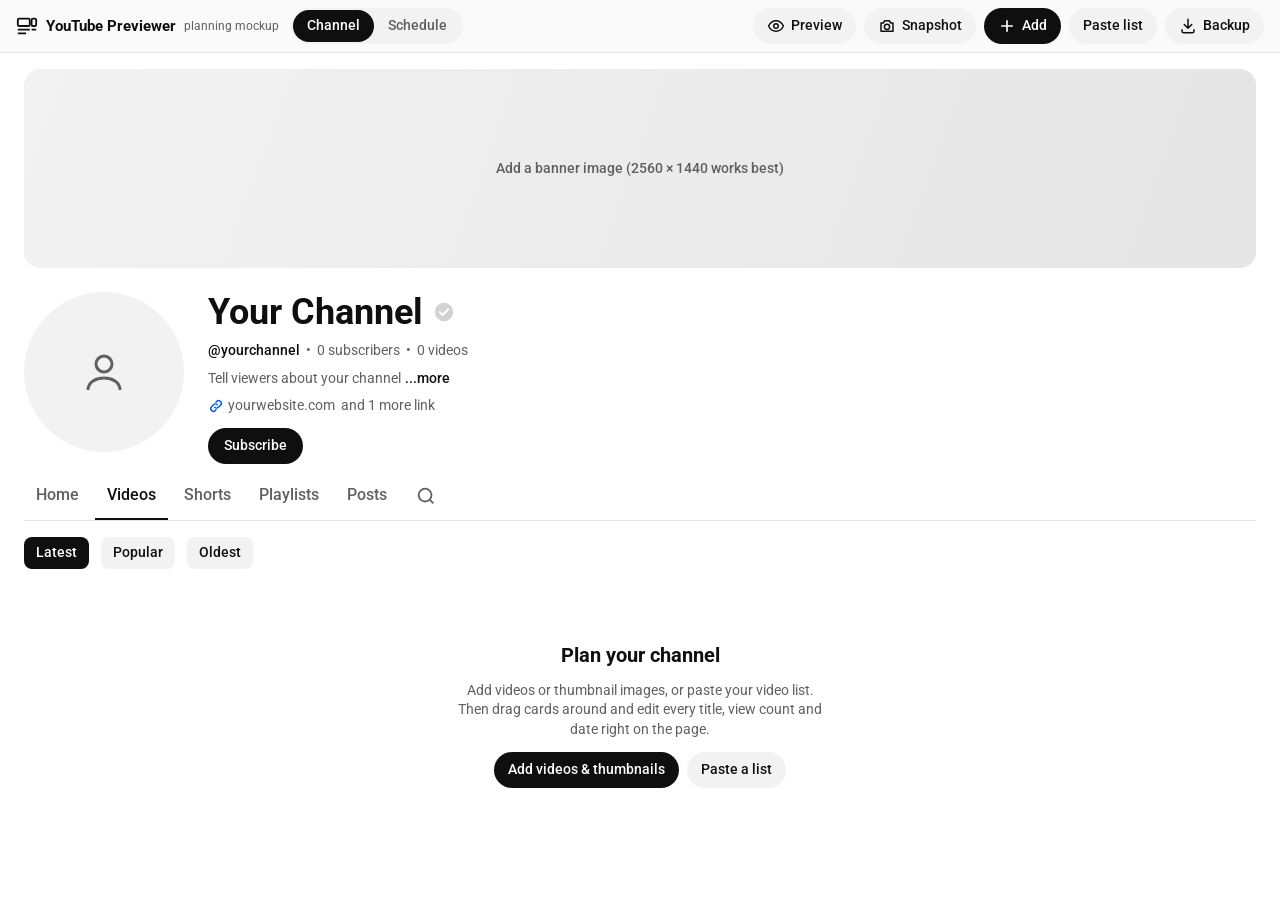
<file: YouTube Previewer.html>
<!doctype html>
<html lang="en">
<head>
<meta charset="utf-8">
<meta name="viewport" content="width=device-width, initial-scale=1, viewport-fit=cover">
<title>YouTube Previewer</title>
<link rel="preconnect" href="https://fonts.googleapis.com">
<link rel="preconnect" href="https://fonts.gstatic.com" crossorigin>
<link rel="stylesheet" href="https://fonts.googleapis.com/css2?family=Roboto:wght@400;500;700&display=swap">
<style>
  /* Layout: a planning toolbar on top, then a channel page (banner, header, tabs, card grid) at YouTube's proportions. */
  :root {
    --bg: #ffffff;
    --fg: #0f0f0f;
    --muted: #606060;
    --line: #e5e5e5;
    --chip: #f2f2f2;
    --chip-hover: #e5e5e5;
    --sheet: #ffffff;
    --accent: #065fd4;
    --danger: #cc0000;
    --badge: rgba(0, 0, 0, 0.8);
    --backdrop: rgba(0, 0, 0, 0.5);
    --tool: #fafafa;
    --font: "Roboto", -apple-system, BlinkMacSystemFont, "Segoe UI", Helvetica, Arial, sans-serif;
  }
  @media (prefers-color-scheme: dark) {
    :root:not([data-theme="light"]) {
      --bg: #0f0f0f;
      --fg: #f1f1f1;
      --muted: #aaaaaa;
      --line: #3f3f3f;
      --chip: #272727;
      --chip-hover: #3f3f3f;
      --sheet: #212121;
      --accent: #3ea6ff;
      --backdrop: rgba(0, 0, 0, 0.7);
      --tool: #181818;
      color-scheme: dark;
    }
  }
  :root[data-theme="dark"] {
    --bg: #0f0f0f;
    --fg: #f1f1f1;
    --muted: #aaaaaa;
    --line: #3f3f3f;
    --chip: #272727;
    --chip-hover: #3f3f3f;
    --sheet: #212121;
    --accent: #3ea6ff;
    --backdrop: rgba(0, 0, 0, 0.7);
    --tool: #181818;
    color-scheme: dark;
  }
  :root { padding-top: env(safe-area-inset-top, 0px); }

  * { box-sizing: border-box; }
  html { -webkit-text-size-adjust: 100%; }
  body { margin: 0; background: var(--bg); color: var(--fg); font: 14px/1.4 var(--font); }
  button { font: inherit; color: inherit; background: none; border: 0; padding: 0; cursor: pointer; }
  svg { display: block; }
  [hidden] { display: none !important; }
  :focus-visible { outline: 2px solid var(--accent); outline-offset: 2px; }
  [contenteditable] { outline: none; border-radius: 4px; }
  [contenteditable]:hover { box-shadow: 0 0 0 1px var(--line); }
  [contenteditable]:focus { background: var(--chip); box-shadow: 0 0 0 1px var(--accent); }
  [contenteditable]:empty::before { content: attr(data-placeholder); color: var(--muted); font-weight: 400; }

  /* Planning toolbar (not part of the mockup) */
  .toolbar {
    position: sticky; top: env(safe-area-inset-top, 0px); z-index: 30;
    display: flex; align-items: center; gap: 12px; padding: 8px 16px;
    background: var(--tool); border-bottom: 1px solid var(--line);
  }
  .appname { display: flex; align-items: center; gap: 8px; font-weight: 700; font-size: 15px; white-space: nowrap; }
  .appname svg { flex: none; }
  .appname small { font-weight: 400; color: var(--muted); font-size: 12px; }
  .seg { display: flex; background: var(--chip); border-radius: 18px; padding: 2px; }
  .seg button { height: 32px; padding: 0 14px; border-radius: 16px; font-weight: 500; color: var(--muted); }
  .seg button[aria-pressed="true"] { background: var(--fg); color: var(--bg); }
  .tool-actions { margin-left: auto; display: flex; gap: 8px; }
  .tbtn { height: 36px; padding: 0 14px; border-radius: 18px; background: var(--chip); font-weight: 500; display: inline-flex; align-items: center; gap: 6px; white-space: nowrap; }
  .tbtn:hover { background: var(--chip-hover); }
  .tbtn.primary { background: var(--fg); color: var(--bg); }
  @media (max-width: 720px) {
    .toolbar { flex-wrap: wrap; }
    .appname small { display: none; }
    .tool-actions { margin-left: 0; width: 100%; }
    .tool-actions .tbtn { flex: 1 1 0; min-width: 0; justify-content: center; padding: 0 6px; gap: 4px; font-size: 13px; overflow: hidden; }
    .tbtn .lbl-long { display: none; }
  }

  .page { max-width: 1284px; margin: 0 auto; padding: 16px 24px 48px; }
  @media (max-width: 720px) { .page { padding: 12px 16px 40px; } }

  /* Banner */
  .banner {
    position: relative; aspect-ratio: 6.2 / 1; border-radius: 16px; overflow: hidden; max-width: 100%;
    background: linear-gradient(110deg, var(--chip), var(--chip-hover));
  }
  .banner img { width: 100%; height: 100%; object-fit: cover; display: block; }
  .banner-empty { position: absolute; inset: 0; display: grid; place-items: center; color: var(--muted); font-weight: 500; }
  .banner-tools { position: absolute; right: 10px; bottom: 10px; display: flex; gap: 6px; }
  .banner-tools button { height: 32px; padding: 0 12px; border-radius: 16px; background: rgba(0,0,0,.6); color: #fff; font-size: 13px; font-weight: 500; }
  @media (max-width: 720px) { .banner { border-radius: 10px; aspect-ratio: 4 / 1; } }

  /* Channel header */
  .channel { display: flex; gap: 24px; margin: 24px 0 8px; align-items: flex-start; }
  .avatar {
    flex: none; width: 160px; height: 160px; border-radius: 50%; cursor: pointer;
    background: var(--chip) center/cover no-repeat; display: grid; place-items: center; color: var(--muted);
  }
  .channel-main { min-width: 0; flex: 1; display: grid; gap: 8px; align-content: start; }
  .channel-name { display: flex; align-items: center; gap: 10px; flex-wrap: wrap; }
  .channel-name h1 { margin: 0; font-size: 36px; line-height: 1.15; font-weight: 700; overflow-wrap: anywhere; text-wrap: balance; }
  .verified { color: var(--fg); }
  .verified[aria-pressed="false"] { opacity: .18; }
  .meta { color: var(--muted); display: flex; flex-wrap: wrap; gap: 0 6px; align-items: baseline; }
  .meta b { color: var(--fg); font-weight: 500; }
  .desc { color: var(--muted); max-width: 900px; display: flex; gap: 4px; align-items: baseline; min-width: 0; }
  .desc .text { white-space: nowrap; overflow: hidden; text-overflow: ellipsis; min-width: 0; }
  .desc.open .text, .desc .text:focus { white-space: pre-wrap; overflow: visible; }
  .desc .more { color: var(--fg); font-weight: 500; flex: none; }
  .desc.open .more { display: none; }
  .links { display: flex; gap: 6px; align-items: center; flex-wrap: wrap; }
  .links .lk { color: var(--accent); font-weight: 500; display: inline-flex; gap: 4px; align-items: center; }
  .links .extra { font-weight: 500; }
  .subscribe { justify-self: start; height: 36px; padding: 0 16px; border-radius: 18px; background: var(--fg); color: var(--bg); font-weight: 500; margin-top: 4px; }
  @media (max-width: 720px) {
    .channel { gap: 14px; margin-top: 16px; }
    .avatar { width: 72px; height: 72px; }
    .channel-name h1 { font-size: 22px; }
    .desc { font-size: 13px; }
  }

  /* Tabs + chips */
  .tabs { display: flex; gap: 4px; border-bottom: 1px solid var(--line); margin-top: 8px; overflow-x: auto; scrollbar-width: none; }
  .tabs::-webkit-scrollbar { display: none; }
  .tab { height: 48px; padding: 0 12px; font-size: 16px; font-weight: 500; color: var(--muted); border-bottom: 2px solid transparent; white-space: nowrap; }
  .tab[aria-selected="true"] { color: var(--fg); border-bottom-color: var(--fg); }
  .tab:not([aria-disabled="true"]):hover { color: var(--fg); }
  .tab[aria-disabled="true"] { cursor: default; }
  .tab-search { color: var(--muted); padding: 0 12px; display: grid; place-items: center; }
  .chips { display: flex; gap: 12px; margin: 16px 0; flex-wrap: wrap; align-items: center; }
  .chip { height: 32px; padding: 0 12px; border-radius: 8px; background: var(--chip); font-weight: 500; }
  .chip[aria-pressed="true"] { background: var(--fg); color: var(--bg); }
  .chips .hint { margin-left: 4px; }

  /* Video cards */
  .vgrid { display: grid; grid-template-columns: repeat(auto-fill, minmax(min(100%, 300px), 1fr)); gap: 40px 16px; }
  .sgrid { display: grid; grid-template-columns: repeat(auto-fill, minmax(min(46%, 210px), 1fr)); gap: 24px 8px; }
  .vcard { min-width: 0; user-select: none; -webkit-user-select: none; -webkit-touch-callout: none; }
  .thumb {
    position: relative; aspect-ratio: 16 / 9; border-radius: 12px; overflow: hidden; background: var(--chip); cursor: pointer; max-width: 100%;
  }
  .sgrid .thumb { aspect-ratio: 9 / 16; }
  .thumb img { width: 100%; height: 100%; object-fit: cover; display: block; pointer-events: none; }
  .ph { position: absolute; inset: 0; display: flex; flex-direction: column; align-items: center; justify-content: center; gap: 6px; padding: 14px; text-align: center; color: #fff; background: hsl(var(--h, 220) 22% 28%); }
  .ph span { font-weight: 700; font-size: 15px; line-height: 1.2; overflow-wrap: anywhere; }
  .ph small { font-size: 12px; opacity: .75; }
  .dur { position: absolute; right: 8px; bottom: 8px; padding: 1px 5px; border-radius: 4px; background: var(--badge); color: #fff; font-size: 12px; font-weight: 500; }
  .when { position: absolute; left: 8px; top: 8px; padding: 2px 7px; border-radius: 4px; background: var(--badge); color: #fff; font-size: 12px; font-weight: 500; }
  .when.live { background: rgba(6, 95, 212, .9); }
  .busy { position: absolute; inset: auto 0 0 0; padding: 20px 8px 8px; text-align: center; background: linear-gradient(transparent, rgba(0,0,0,.78)); color: #fff; font-size: 12px; font-weight: 500; }
  .vcard.drop-target .thumb { box-shadow: 0 0 0 3px var(--accent); }
  .vinfo { display: flex; gap: 8px; margin-top: 12px; align-items: flex-start; }
  .vtext { flex: 1; min-width: 0; }
  .vtitle { font-size: 16px; font-weight: 500; line-height: 22px; max-height: 44px; overflow: hidden; display: -webkit-box; -webkit-line-clamp: 2; -webkit-box-orient: vertical; overflow-wrap: anywhere; user-select: text; -webkit-user-select: text; }
  .vtitle:focus { max-height: none; display: block; }
  .vmeta { color: var(--muted); margin-top: 4px; display: flex; gap: 8px; align-items: center; flex-wrap: wrap; }
  .vmeta .views { display: inline-flex; gap: 4px; align-items: center; }
  .vmeta [contenteditable] { min-width: 1ch; user-select: text; -webkit-user-select: text; }
  .sgrid .vinfo { margin-top: 8px; }
  .sgrid .vtitle { font-size: 15px; }
  .dots { width: 32px; height: 32px; border-radius: 50%; display: grid; place-items: center; flex: none; margin-top: -4px; }
  .dots:hover { background: var(--chip); }
  .add-card .thumb { width: 100%; display: grid; place-items: center; background: transparent; outline: 1.5px dashed var(--line); outline-offset: -1px; color: var(--muted); font-weight: 500; }
  .add-card .thumb:hover { color: var(--fg); }
  .dragging-src { opacity: .25; }
  .drag-ghost { position: fixed; z-index: 100; pointer-events: none; margin: 0; box-shadow: 0 12px 32px rgba(0,0,0,.35); border-radius: 12px; transform: scale(1.03); background: var(--bg); }
  body.is-dragging, body.is-dragging * { cursor: grabbing !important; user-select: none; -webkit-user-select: none; }

  .empty { padding: 56px 24px; text-align: center; display: grid; gap: 12px; justify-items: center; }
  .empty h2 { margin: 0; font-size: 20px; }
  .empty p { margin: 0; color: var(--muted); max-width: 46ch; }
  .empty .row { display: flex; gap: 8px; flex-wrap: wrap; justify-content: center; }
  .hint { color: var(--muted); font-size: 12px; }
  .recover { margin: 0 0 16px; padding: 12px 16px; border-radius: 12px; background: var(--chip); display: flex; gap: 12px; align-items: center; flex-wrap: wrap; }
  .recover p { margin: 0; flex: 1 1 280px; }

  /* Schedule view */
  .sched { display: grid; gap: 16px; padding-top: 8px; }
  .sched-settings { display: grid; gap: 10px; padding: 16px; border-radius: 12px; background: var(--chip); }
  .sched-settings .row { display: flex; align-items: center; gap: 8px; flex-wrap: wrap; }
  .sched-settings .row b { width: 64px; }
  .sched-settings label { color: var(--muted); font-size: 13px; }
  .field { font: inherit; color: var(--fg); background: var(--bg); border: 1px solid var(--line); border-radius: 8px; height: 36px; padding: 0 10px; min-width: 0; }
  .field.num { width: 60px; text-align: center; }
  .field.wide { width: 100%; }
  .slist { list-style: none; margin: 0; padding: 0; display: grid; gap: 4px; }
  .srow { display: flex; gap: 14px; align-items: center; padding: 8px; border-radius: 10px; cursor: pointer; }
  .srow:hover { background: var(--chip); }
  .srow .st { width: 96px; aspect-ratio: 16 / 9; border-radius: 6px; background: var(--chip) center/cover no-repeat; position: relative; overflow: hidden; flex: none; }
  .srow .st.short { width: 40px; aspect-ratio: 9 / 16; margin: 0 28px; }
  .srow .st .ph span { font-size: 8px; }
  .srow .st .ph small { display: none; }
  .srow .info { flex: 1; min-width: 0; }
  .srow .date { font-weight: 500; font-variant-numeric: tabular-nums; }
  .srow .t { white-space: nowrap; overflow: hidden; text-overflow: ellipsis; }
  .srow .k { color: var(--muted); font-size: 12px; }
  .group-label { font-size: 13px; font-weight: 700; color: var(--muted); text-transform: uppercase; letter-spacing: .4px; padding: 8px 8px 0; }

  /* Modals */
  .backdrop { position: fixed; inset: 0; z-index: 50; background: var(--backdrop); display: flex; align-items: center; justify-content: center; padding: 24px; animation: fade .15s ease; }
  .sheet { width: 100%; max-width: 620px; max-height: calc(100dvh - 48px); overflow: auto; overscroll-behavior: contain; background: var(--sheet); border-radius: 16px; animation: up .2s ease; }
  .sheet.small { max-width: 460px; }
  @media (max-width: 720px) {
    .backdrop { align-items: flex-end; padding: 0; }
    .sheet { max-height: 94dvh; border-radius: 16px 16px 0 0; padding-bottom: env(safe-area-inset-bottom, 0px); }
  }
  .sheet-title { font-size: 18px; font-weight: 700; padding: 18px 20px 4px; }
  .sheet-body { padding: 12px 20px 20px; display: grid; gap: 14px; }
  .player { background: #000; display: flex; align-items: center; justify-content: center; aspect-ratio: 16 / 9; max-height: 52dvh; position: relative; overflow: hidden; }
  .player.short { aspect-ratio: auto; height: min(56dvh, 560px); }
  .player video, .player img { max-width: 100%; max-height: 100%; width: auto; height: auto; display: block; object-fit: contain; }
  .player.short video, .player.short img { height: 100%; }
  .player .msg { color: #fff; text-align: center; padding: 20px; display: grid; gap: 12px; justify-items: center; }
  .player .msg p { margin: 0; opacity: .85; max-width: 44ch; }
  .when-line { font-weight: 500; }
  .when-line small { display: block; color: var(--muted); font-weight: 400; font-size: 12px; }
  .grid3 { display: grid; grid-template-columns: repeat(3, minmax(0, 1fr)); gap: 8px; }
  .grid3 label, .lbl { display: grid; gap: 4px; color: var(--muted); font-size: 12px; }
  .grid3 .field { width: 100%; }
  .sheet textarea { font: inherit; color: var(--fg); background: var(--bg); border: 1px solid var(--line); border-radius: 8px; padding: 10px; min-height: 72px; resize: vertical; width: 100%; }
  .kind { display: flex; background: var(--chip); border-radius: 18px; padding: 2px; }
  .kind button { flex: 1; height: 32px; border-radius: 16px; font-weight: 500; color: var(--muted); }
  .kind button[aria-pressed="true"] { background: var(--fg); color: var(--bg); }
  .cover { display: grid; grid-template-columns: 150px 1fr; gap: 14px; align-items: center; padding: 12px; border-radius: 12px; background: var(--chip); }
  .cover.short { grid-template-columns: 70px 1fr; }
  .cover-preview { aspect-ratio: 16 / 9; border-radius: 8px; overflow: hidden; background: #000; position: relative; max-width: 100%; }
  .cover.short .cover-preview { aspect-ratio: 9 / 16; }
  .cover-preview img, .cover-preview canvas { width: 100%; height: 100%; object-fit: cover; display: block; }
  .cover-preview .ph span { font-size: 9px; }
  .cover-preview .ph small { display: none; }
  .cover h3 { margin: 0 0 2px; font-size: 14px; }
  .cover .hint { margin-bottom: 8px; }
  .cover input[type="range"] { width: 100%; accent-color: var(--accent); margin: 0 0 8px; }
  @media (max-width: 520px) { .cover { grid-template-columns: 1fr; } .cover-preview { width: 160px; } .cover.short .cover-preview { width: 80px; } }
  .btns { display: flex; gap: 8px; flex-wrap: wrap; }
  .btn { flex: 1 1 120px; min-height: 36px; padding: 0 14px; border-radius: 18px; background: var(--chip); font-weight: 500; }
  .btn:hover { background: var(--chip-hover); }
  .btn.primary { background: var(--fg); color: var(--bg); }
  .cover .btn { background: var(--bg); flex: 1 1 100px; font-size: 13px; }
  .cover .btn.primary { background: var(--fg); }
  .btn.danger { color: var(--danger); background: transparent; }
  .btn.danger:hover { background: var(--chip); }
  .btn.danger.armed { background: var(--danger); color: #fff; }
  .switch-row { display: flex; align-items: center; justify-content: space-between; gap: 16px; }
  .switch-row small { display: block; color: var(--muted); font-size: 12px; }
  .switch { position: relative; width: 44px; height: 26px; flex: none; }
  .switch input { opacity: 0; width: 100%; height: 100%; margin: 0; position: absolute; cursor: pointer; z-index: 1; }
  .switch span { position: absolute; inset: 0; border-radius: 13px; background: var(--line); transition: background .15s; pointer-events: none; }
  .switch span::after { content: ""; position: absolute; top: 3px; left: 3px; width: 20px; height: 20px; border-radius: 50%; background: #fff; transition: transform .15s; box-shadow: 0 1px 2px rgba(0,0,0,.3); }
  .switch input:checked + span { background: var(--accent); }
  .switch input:checked + span::after { transform: translateX(18px); }
  .menu { display: grid; padding: 4px 8px 8px; }
  .menu button { display: flex; gap: 14px; align-items: center; text-align: left; padding: 12px; border-radius: 10px; }
  .menu button:hover { background: var(--chip); }
  .menu b { display: block; font-weight: 500; }
  .menu small { color: var(--muted); }
  .menu .ico { width: 40px; height: 40px; border-radius: 50%; background: var(--chip); display: grid; place-items: center; flex: none; }
  .menu-setting { margin: 0 8px 12px; padding: 12px 12px 4px; border-top: 1px solid var(--line); }
  .backup-row { display: flex; align-items: center; gap: 12px; padding: 12px; border-radius: 12px; background: var(--chip); }
  .backup-row > div { flex: 1; min-width: 0; }
  .backup-row b { display: block; font-weight: 500; }
  .backup-row small { color: var(--muted); }
  .backup-row .btn { flex: none; min-width: 90px; background: var(--bg); }
  .backup-row .btn.primary { background: var(--fg); }
  .restore-confirm { padding: 12px; border-radius: 12px; border: 1px solid var(--danger); display: grid; gap: 10px; }
  .restore-confirm p { margin: 0; }

  .drop-overlay { position: fixed; inset: 0; z-index: 60; display: grid; place-items: center; background: color-mix(in srgb, var(--accent) 16%, transparent); border: 3px dashed var(--accent); font-size: 18px; font-weight: 700; color: var(--accent); pointer-events: none; text-align: center; padding: 20px; }
  .toast { position: fixed; left: 50%; top: calc(64px + env(safe-area-inset-top, 0px)); transform: translateX(-50%); z-index: 70; background: #0f0f0f; color: #fff; padding: 10px 16px; border-radius: 8px; font-size: 14px; max-width: calc(100% - 32px); box-shadow: 0 4px 16px rgba(0,0,0,.3); pointer-events: none; }
  @keyframes fade { from { opacity: 0; } }
  @keyframes up { from { transform: translateY(24px); opacity: 0; } }
  @media (prefers-reduced-motion: reduce) { *, *::before, *::after { animation: none !important; transition: none !important; } }

  /* Screenshot preview: one click hides every editing control so the page looks like the real app. */
  body.preview .edit-only { display: none !important; }
  body:not(.preview) .native-only { display: none !important; }
  body.preview [contenteditable] { pointer-events: none; }
  /* Empty fields: counts and titles show their default (e.g. "0") as real text; empty bio/link lines disappear. */
  body.preview [contenteditable]:empty::before { color: inherit; font-weight: inherit; }
  body.preview .hide-empty:empty, body.preview .row-hide-empty:has(.hide-empty:empty) { display: none !important; }
  body.preview .ph small { display: none; }
  body.preview [contenteditable]:hover, body.preview [contenteditable]:focus { box-shadow: none; background: none; }
  .exit-preview {
    position: fixed; top: calc(12px + env(safe-area-inset-top, 0px)); right: 12px; z-index: 80;
    padding: 8px 14px; border-radius: 18px; background: rgba(0, 0, 0, .78); color: #fff; font-size: 13px; font-weight: 600;
    opacity: 0; pointer-events: none; transition: opacity .2s ease;
  }
  .exit-preview kbd { margin-left: 6px; padding: 1px 5px; border-radius: 4px; background: rgba(255, 255, 255, .2); font: inherit; font-size: 11px; }
  .exit-preview.show { opacity: 1; pointer-events: auto; }
  body:not(.preview) .exit-preview { display: none; }

  /* Banner buttons only show while the mouse is over the banner (always shown on touch screens). */
  @media (hover: hover) {
    .banner-tools { opacity: 0; transition: opacity .15s ease; }
    .banner:hover .banner-tools, .banner:focus-within .banner-tools { opacity: 1; }
  }
  body.preview .when, body.preview .add-card, body.preview #sortHint, body.preview .recover,
  body.preview .verified[aria-pressed="false"], body.preview .banner-empty, body.preview .banner-tools { display: none !important; }
  @media (max-width: 760px) { .tbtn .lbl-wide { display: none; } }
</style>
</head>
<body>
<header class="toolbar edit-only">
  <div class="appname"><svg width="22" height="22" viewBox="0 0 24 24" fill="none" stroke="currentColor" stroke-width="2" aria-hidden="true"><rect x="2" y="4" width="13" height="8" rx="1.5"/><rect x="17" y="4" width="5" height="8" rx="1.5"/><path d="M2 16h13M2 20h9M17 16h5"/></svg>YouTube Previewer <small>planning mockup</small></div>
  <div class="seg" role="group" aria-label="View">
    <button data-view="channel" aria-pressed="true">Channel</button>
    <button data-view="schedule" aria-pressed="false">Schedule</button>
  </div>
  <div class="tool-actions">
    <button class="tbtn" data-preview title="Hide editing controls for clean screenshots"><svg width="18" height="18" viewBox="0 0 24 24" fill="none" stroke="currentColor" stroke-width="2" stroke-linecap="round" stroke-linejoin="round"><path d="M2 12s3.6-7 10-7 10 7 10 7-3.6 7-10 7S2 12 2 12z"/><circle cx="12" cy="12" r="3"/></svg><span class="lbl-wide">Preview</span></button>
    <button class="tbtn" data-open-snap title="Save the page as an image or PDF"><svg width="18" height="18" viewBox="0 0 24 24" fill="none" stroke="currentColor" stroke-width="2" stroke-linejoin="round"><path d="M4 8h3l2-3h6l2 3h3v11H4z"/><circle cx="12" cy="13" r="3.5"/></svg><span class="lbl-wide">Snapshot</span></button>
    <button class="tbtn primary" data-open-add>
      <svg width="18" height="18" viewBox="0 0 24 24" fill="none" stroke="currentColor" stroke-width="2.2" stroke-linecap="round"><path d="M12 5v14M5 12h14"/></svg>Add
    </button>
    <button class="tbtn" data-open-paste><span>Paste<span class="lbl-long"> list</span></span></button>
    <button class="tbtn" data-open-backup>
      <svg width="18" height="18" viewBox="0 0 24 24" fill="none" stroke="currentColor" stroke-width="2" stroke-linecap="round" stroke-linejoin="round"><path d="M12 3v12M7 10l5 5 5-5"/><path d="M4 17v2a2 2 0 002 2h12a2 2 0 002-2v-2"/></svg>Backup
    </button>
  </div>
</header>

<main class="page">
  <div class="recover" id="recover" hidden>
    <p><b>The previewer closed unexpectedly last time.</b> Very large videos can do this. Smaller H.264 exports work best.</p>
    <div class="btns">
      <button class="btn" id="recoverOk">OK</button>
      <button class="btn danger" id="recoverClear">Clear all previewer data</button>
    </div>
  </div>

  <div class="banner" id="banner">
    <div class="banner-empty" id="bannerEmpty">Add a banner image (2560 × 1440 works best)</div>
    <div class="banner-tools">
      <button id="bannerRemove" hidden>Remove</button>
      <button id="bannerBtn">Change banner</button>
    </div>
  </div>

  <section class="channel">
    <div class="avatar" id="avatar" title="Change profile picture">
      <svg width="48" height="48" viewBox="0 0 24 24" fill="none" stroke="currentColor" stroke-width="1.5"><circle cx="12" cy="8" r="4"/><path d="M4 21c0-4 4-6 8-6s8 2 8 6"/></svg>
    </div>
    <div class="channel-main">
      <div class="channel-name">
        <h1 id="pName" contenteditable="plaintext-only" spellcheck="false" data-placeholder="Channel name"></h1>
        <button class="verified" id="verifiedBtn" aria-pressed="false" aria-label="Verified badge" title="Tap to toggle the verified badge">
          <svg width="22" height="22" viewBox="0 0 24 24"><circle cx="12" cy="12" r="10" fill="currentColor"/><path d="M7.5 12.3l3 2.9 6-6.2" fill="none" stroke="var(--bg)" stroke-width="2.2" stroke-linecap="round" stroke-linejoin="round"/></svg>
        </button>
      </div>
      <div class="meta">
        <b id="pHandle" contenteditable="plaintext-only" spellcheck="false" data-placeholder="@handle"></b>
        <span>•</span>
        <span><span id="pSubs" contenteditable="plaintext-only" spellcheck="false" data-placeholder="0"></span> subscribers</span>
        <span>•</span>
        <span><span id="pCount" contenteditable="plaintext-only" spellcheck="false"></span> videos</span>
      </div>
      <div class="desc row-hide-empty" id="descWrap">
        <span class="text hide-empty" id="pDesc" contenteditable="plaintext-only" data-placeholder="Tell viewers about your channel"></span>
        <button class="more" id="descMore">...more</button>
      </div>
      <div class="links row-hide-empty">
        <span class="lk">
          <svg width="16" height="16" viewBox="0 0 24 24" fill="none" stroke="currentColor" stroke-width="2.2" stroke-linecap="round"><path d="M10 14a4 4 0 005.7 0l3-3a4 4 0 00-5.7-5.7l-1 1M14 10a4 4 0 00-5.7 0l-3 3a4 4 0 005.7 5.7l1-1"/></svg>
          <span class="hide-empty" id="pLink" contenteditable="plaintext-only" spellcheck="false" data-placeholder="yourwebsite.com"></span>
        </span>
        <span class="extra hide-empty" id="pLinkExtra" contenteditable="plaintext-only" data-placeholder="and 1 more link"></span>
      </div>
      <button class="subscribe" type="button" tabindex="-1">Subscribe</button>
    </div>
  </section>

  <section id="channelView">
    <nav class="tabs" role="tablist">
      <button class="tab" role="tab" data-tab="home" aria-selected="false" title="Shows your videos">Home</button>
      <button class="tab" role="tab" data-tab="videos" aria-selected="true">Videos</button>
      <button class="tab" role="tab" data-tab="shorts" aria-selected="false">Shorts</button>
      <button class="tab" role="tab" aria-disabled="true" tabindex="-1" title="Not part of the preview">Playlists</button>
      <button class="tab" role="tab" aria-disabled="true" tabindex="-1" title="Not part of the preview">Posts</button>
      <span class="tab-search" aria-hidden="true"><svg width="22" height="22" viewBox="0 0 24 24" fill="none" stroke="currentColor" stroke-width="2"><circle cx="11" cy="11" r="7"/><path d="M20 20l-4-4"/></svg></span>
    </nav>
    <div class="chips" role="group" aria-label="Sort">
      <button class="chip" data-sort="latest" aria-pressed="true">Latest</button>
      <button class="chip" data-sort="popular" aria-pressed="false">Popular</button>
      <button class="chip" data-sort="oldest" aria-pressed="false">Oldest</button>
      <span class="hint" id="sortHint"></span>
    </div>
    <div class="vgrid" id="videosGrid"></div>
    <div class="sgrid" id="shortsGrid" hidden></div>
    <div class="empty" id="emptyState" hidden>
      <h2 id="emptyTitle">Plan your channel</h2>
      <p id="emptyText">Add videos or thumbnail images, or paste your video list. Then drag cards around and edit every title, view count and date right on the page.</p>
      <div class="row">
        <button class="tbtn primary" data-pick="each">Add videos &amp; thumbnails</button>
        <button class="tbtn" data-open-paste>Paste a list</button>
      </div>
    </div>
  </section>

  <section id="scheduleView" class="sched" hidden>
    <div class="sched-settings">
      <div class="row">
        <b>Videos</b>
        <label for="vStart">Start</label><input class="field" type="date" id="vStart">
        <label for="vTime">at</label><input class="field" type="time" id="vTime">
        <label for="vEvery">every</label><input class="field num" type="number" id="vEvery" min="1" max="60"><label for="vEvery">day(s)</label>
      </div>
      <div class="row">
        <b>Shorts</b>
        <label for="sStart">Start</label><input class="field" type="date" id="sStart">
        <label for="sTime">at</label><input class="field" type="time" id="sTime">
        <label for="sEvery">every</label><input class="field num" type="number" id="sEvery" min="1" max="60"><label for="sEvery">day(s)</label>
      </div>
      <div class="hint">The last card in each tab goes out first. Drag cards on the Channel view (sorted by Latest) to change the order; dates follow.</div>
    </div>
    <ul class="slist" id="schedList"></ul>
    <div class="empty" id="schedEmpty" hidden><p>Nothing scheduled yet. Add videos and they'll show up here in posting order.</p></div>
  </section>
</main>

<!-- Add menu -->
<div class="backdrop" id="addMenu" hidden>
  <div class="sheet small" role="dialog" aria-modal="true" aria-label="Add">
    <div class="sheet-title">Add to your channel</div>
    <div class="menu">
      <button data-pick="each">
        <span class="ico"><svg width="20" height="20" viewBox="0 0 24 24" fill="none" stroke="currentColor" stroke-width="2"><rect x="3" y="5" width="18" height="14" rx="2"/><path d="M10 9.5v5l4.5-2.5z" fill="currentColor"/></svg></span>
        <span><b>Videos &amp; thumbnails</b><small>Each file gets its own card. Images become the card's thumbnail. Vertical clips under 3 minutes go to Shorts.</small></span>
      </button>
      <button data-add-empty="video">
        <span class="ico"><svg width="20" height="20" viewBox="0 0 24 24" fill="none" stroke="currentColor" stroke-width="2" stroke-dasharray="3 3"><rect x="3" y="5" width="18" height="14" rx="2"/></svg></span>
        <span><b>Empty video card</b><small>A titled spot for a video you haven't made yet</small></span>
      </button>
      <button data-add-empty="short">
        <span class="ico"><svg width="20" height="20" viewBox="0 0 24 24" fill="none" stroke="currentColor" stroke-width="2" stroke-dasharray="3 3"><rect x="7" y="3" width="10" height="18" rx="2"/></svg></span>
        <span><b>Empty Short</b><small>A titled spot for a Short</small></span>
      </button>
      <button data-open-paste>
        <span class="ico"><svg width="20" height="20" viewBox="0 0 24 24" fill="none" stroke="currentColor" stroke-width="2" stroke-linecap="round"><path d="M9 6h11M9 12h11M9 18h11M4 6h.01M4 12h.01M4 18h.01"/></svg></span>
        <span><b>Paste a list</b><small>Turn your list of video titles into cards</small></span>
      </button>
    </div>
    <div class="menu-setting switch-row">
      <span><b>Compress videos</b><small>Makes a lighter 720p copy so the previewer stays fast. Your original files aren't changed.</small></span>
      <span class="switch"><input type="checkbox" id="compressToggle" aria-label="Compress videos"><span></span></span>
    </div>
  </div>
</div>

<!-- Snapshot -->
<div class="backdrop" id="snapModal" hidden>
  <div class="sheet small" role="dialog" aria-modal="true" aria-label="Snapshot">
    <div class="sheet-title">Save a snapshot</div>
    <div class="sheet-body">
      <div class="hint">Saves the whole page exactly as it looks in Preview, without any editing controls.</div>
      <div class="btns">
        <button class="btn primary" data-snap="png">Image (PNG)</button>
        <button class="btn" data-snap="pdf">PDF</button>
      </div>
      <div class="hint">Browsers save to your Downloads folder. To save straight to your Desktop, set your browser to ask where to save each download (Chrome: Settings, Downloads; Safari: Settings, General, File download location).</div>
    </div>
  </div>
</div>

<!-- Paste list -->
<div class="backdrop" id="pasteModal" hidden>
  <div class="sheet small" role="dialog" aria-modal="true" aria-label="Paste a list">
    <div class="sheet-title">Paste your video list</div>
    <div class="sheet-body">
      <div class="hint">One title per line. Line 1 becomes the first (newest) card. Lines with “short” go to the Shorts tab.</div>
      <textarea id="pasteText" rows="9" placeholder="How I make sports films for brands (9 steps)&#10;5 Pro Sound Design Tricks&#10;Short: My top camera settings&#10;…"></textarea>
      <div class="btns">
        <button class="btn" data-close>Cancel</button>
        <button class="btn primary" id="pasteCreate">Create cards</button>
      </div>
    </div>
  </div>
</div>

<!-- Backup -->
<div class="backdrop" id="backupModal" hidden>
  <div class="sheet small" role="dialog" aria-modal="true" aria-label="Backup">
    <div class="sheet-title">Backup</div>
    <div class="sheet-body">
      <div class="hint">Your channel plan is saved in this browser only. A backup file holds everything (cards, videos, thumbnails, banner, profile and schedule) so you can keep it safe or open it on another computer.</div>
      <div class="backup-row">
        <div><b>Save backup file</b><small id="lastBackup">No backup saved yet.</small></div>
        <button class="btn primary" id="backupSave">Save</button>
      </div>
      <div class="backup-row">
        <div><b>Restore from backup</b><small>Replaces what's in the previewer now with the backup.</small></div>
        <button class="btn" id="backupLoad">Restore</button>
      </div>
      <div class="restore-confirm" id="restoreConfirm" hidden>
        <p id="restoreText"></p>
        <div class="btns">
          <button class="btn" id="restoreCancel">Cancel</button>
          <button class="btn danger armed" id="restoreGo">Replace my plan</button>
        </div>
      </div>
      <div class="hint" id="backupStatus" hidden></div>
    </div>
  </div>
</div>

<!-- Card editor -->
<div class="backdrop" id="sheet" hidden>
  <div class="sheet" role="dialog" aria-modal="true" aria-label="Video details">
    <div class="player" id="player"></div>
    <div class="sheet-body">
      <div class="when-line" id="sheetWhen"></div>
      <label class="lbl">Title<input class="field wide" id="sTitle" autocomplete="off" placeholder="Video title"></label>
      <div class="kind" role="group" aria-label="Type">
        <button data-kind="video">Video</button>
        <button data-kind="short">Short</button>
      </div>
      <div class="grid3">
        <label>Views<input class="field" id="sViews" placeholder="0" autocomplete="off"></label>
        <label>Age<input class="field" id="sAge" autocomplete="off"></label>
        <label>Length<input class="field" id="sLength" autocomplete="off" placeholder="0:00"></label>
      </div>
      <div class="cover" id="coverBox">
        <div class="cover-preview" id="coverPreview"></div>
        <div>
          <h3>Thumbnail</h3>
          <div class="hint" id="coverHint"></div>
          <input type="range" id="scrub" min="0" max="1000" value="0" aria-label="Scrub to pick a frame">
          <div class="btns">
            <button class="btn primary" id="frameBtn">Use this frame</button>
            <button class="btn" id="thumbBtn">Upload image</button>
            <button class="btn" id="resetThumbBtn">Reset</button>
          </div>
        </div>
      </div>
      <label class="lbl">Description or notes<textarea id="sCaption"></textarea></label>
      <div class="switch-row">
        <span>Already published<small>Published videos keep their spot but leave the schedule.</small></span>
        <label class="switch"><input type="checkbox" id="sPosted"><span></span></label>
      </div>
      <div class="btns"><button class="btn" id="mediaBtn">Add video</button></div>
      <div class="hint" id="sheetBusy" hidden></div>
      <div class="btns">
        <button class="btn danger" id="deleteBtn">Delete card</button>
        <button class="btn" data-close>Done</button>
      </div>
    </div>
  </div>
</div>

<div class="drop-overlay" id="dropOverlay" hidden>Drop on a card to fill it, or anywhere else to add new cards</div>
<div class="toast" id="toast" hidden></div>
<button class="exit-preview" id="exitPreview" type="button">Exit preview<kbd>Esc</kbd></button>


<input type="file" id="fileInput" accept="image/*,video/*" multiple hidden>
<input type="file" id="mediaInput" accept="image/*,video/*" hidden>
<input type="file" id="avatarInput" accept="image/*" hidden>
<input type="file" id="bannerInput" accept="image/*" hidden>
<input type="file" id="thumbInput" accept="image/*" hidden>
<input type="file" id="backupInput" accept=".zip,application/zip" hidden>

<script>
(() => {
  'use strict';
  const APP = 'youtube-previewer';
  const $ = id => document.getElementById(id);

  // ---------- Storage (IndexedDB: card records, files stored separately, settings) ----------
  const store = (() => {
    let dbPromise = null;
    function open() {
      if (!dbPromise) {
        dbPromise = new Promise((resolve, reject) => {
          const req = indexedDB.open(APP, 1);
          req.onupgradeneeded = () => {
            const db = req.result;
            db.createObjectStore('posts', { keyPath: 'id' });
            db.createObjectStore('media');
            db.createObjectStore('kv');
          };
          req.onsuccess = () => { req.result.onversionchange = () => req.result.close(); resolve(req.result); };
          req.onerror = () => reject(req.error);
          req.onblocked = () => toast('Close the previewer in your other tabs to finish updating it.', 8000);
        });
      }
      return dbPromise;
    }
    async function run(name, mode, fn) {
      const db = await open();
      return new Promise((resolve, reject) => {
        const tx = db.transaction(name, mode);
        const req = fn(tx.objectStore(name));
        tx.oncomplete = () => resolve(req ? req.result : undefined);
        tx.onerror = tx.onabort = () => reject(tx.error);
      });
    }
    return {
      allPosts: () => run('posts', 'readonly', s => s.getAll()),
      putPost: p => run('posts', 'readwrite', s => s.put(p)),
      deletePost: id => run('posts', 'readwrite', s => s.delete(id)),
      getMedia: id => run('media', 'readonly', s => s.get(id)),
      putMedia: (id, blob) => run('media', 'readwrite', s => s.put(blob, id)),
      deleteMedia: id => run('media', 'readwrite', s => s.delete(id)),
      get: k => run('kv', 'readonly', s => s.get(k)),
      set: (k, v) => run('kv', 'readwrite', s => s.put(v, k)),
      async replaceAll({ posts, media, kv }) {
        const db = await open();
        return new Promise((resolve, reject) => {
          const tx = db.transaction(['posts', 'media', 'kv'], 'readwrite');
          const [ps, ms, ks] = ['posts', 'media', 'kv'].map(n => tx.objectStore(n));
          ps.clear(); ms.clear(); ks.clear();
          posts.forEach(p => ps.put(p));
          media.forEach(([id, blob]) => ms.put(blob, id));
          kv.forEach(([k, v]) => ks.put(v, k));
          tx.oncomplete = () => resolve();
          tx.onerror = tx.onabort = () => reject(tx.error);
        });
      },
    };
  })();
  let saveWarned = false;
  function persist(promise) {
    promise.catch(() => { if (!saveWarned) { saveWarned = true; toast("Couldn't save in this browser. Changes will be lost on refresh."); } });
  }

  // ---------- State ----------
  // card: { id, kind: 'video'|'short', title, views, age, length, duration, slides: [{id,type,name}], thumb, customThumb, caption, posted, autoKind, created }
  const posts = new Map();
  const mediaCache = new Map();
  let order = [];   // index 0 = newest (first card under "Latest")
  let profile = { name: 'Your Channel', verified: false, handle: '@yourchannel', subs: '', count: '', desc: '', link: '', linkExtra: '' };
  let schedule = { video: { start: todayISO(), time: '15:00', every: 7 }, short: { start: todayISO(), time: '12:00', every: 1 } };
  let settings = { compress: true };
  let avatarBlob = null, bannerBlob = null;
  let tab = 'videos', sort = 'latest', view = 'channel';
  let openId = null;
  const urls = new Map();

  function todayISO() {
    const d = new Date();
    return `${d.getFullYear()}-${String(d.getMonth() + 1).padStart(2, '0')}-${String(d.getDate()).padStart(2, '0')}`;
  }
  const uid = () => Date.now().toString(36) + Math.random().toString(36).slice(2, 8);
  const isVideo = b => !!b && /^video\//.test(b.type);
  const esc = s => String(s).replace(/[&<>"']/g, c => ({ '&': '&amp;', '<': '&lt;', '>': '&gt;', '"': '&quot;', "'": '&#39;' }[c]));
  function hue(id) { let h = 0; for (const c of id) h = (h * 31 + c.charCodeAt(0)) % 360; return h; }
  function urlFor(blob) { if (!blob) return ''; let u = urls.get(blob); if (!u) { u = URL.createObjectURL(blob); urls.set(blob, u); } return u; }
  function dropUrl(blob) { const u = urls.get(blob); if (u) { URL.revokeObjectURL(u); urls.delete(blob); } }
  const kindOf = id => posts.get(id).kind;

  // ---------- Formatting ----------
  const fmtShort = new Intl.DateTimeFormat(undefined, { month: 'short', day: 'numeric' });
  const fmtLong = new Intl.DateTimeFormat(undefined, { weekday: 'short', month: 'short', day: 'numeric' });
  const fmtTime = new Intl.DateTimeFormat(undefined, { hour: 'numeric', minute: '2-digit' });
  const fmtDateTime = new Intl.DateTimeFormat(undefined, { month: 'short', day: 'numeric', hour: 'numeric', minute: '2-digit' });
  function fmtDur(sec) {
    if (!sec || !isFinite(sec)) return '';
    const s = Math.round(sec), h = Math.floor(s / 3600), m = Math.floor((s % 3600) / 60), r = s % 60;
    return h ? `${h}:${String(m).padStart(2, '0')}:${String(r).padStart(2, '0')}` : `${m}:${String(r).padStart(2, '0')}`;
  }
  // "2d ago", "3w ago", "1mo ago": the compact style YouTube uses on channel grids.
  function relAge(date, now = new Date()) {
    const mins = Math.max(0, Math.round((now - date) / 60000));
    if (mins < 60) return `${Math.max(1, mins)}m ago`;
    const hrs = Math.round(mins / 60); if (hrs < 24) return `${hrs}h ago`;
    const days = Math.round(hrs / 24); if (days < 7) return `${days}d ago`;
    if (days < 30) return `${Math.round(days / 7)}w ago`;
    if (days < 365) return `${Math.max(1, Math.round(days / 30))}mo ago`;
    return `${Math.round(days / 365)}y ago`;
  }
  function parseViews(v) {
    const m = String(v || '').replace(/,/g, '').match(/([\d.]+)\s*([kmb])?/i);
    if (!m) return 0;
    return parseFloat(m[1]) * ({ k: 1e3, m: 1e6, b: 1e9 }[(m[2] || '').toLowerCase()] || 1);
  }

  // ---------- Schedule ----------
  // Unpublished cards of each kind go out last-card-first (like an upload history read bottom-up).
  const queueOf = k => order.filter(id => kindOf(id) === k && !posts.get(id).posted).reverse();
  function scheduleDates() {
    const map = new Map();
    for (const k of ['video', 'short']) {
      const s = schedule[k];
      const [y, m, d] = (s.start || todayISO()).split('-').map(Number);
      const [hh, mm] = (s.time || '12:00').split(':').map(Number);
      const every = Math.max(1, Number(s.every) || 1);
      queueOf(k).forEach((id, i) => map.set(id, new Date(y, m - 1, d + i * every, hh, mm)));
    }
    return map;
  }
  function autoAge(p, date) {
    if (p.posted || !date) return '';
    return date <= new Date() ? relAge(date) : fmtShort.format(date);
  }

  // ---------- Thumbnails ----------
  const canvasToBlob = c => new Promise(res => c.toBlob(b => res(b), 'image/jpeg', 0.86));
  function drawScaled(source, w, h, max = 1280) {
    const scale = Math.min(1, max / Math.max(w, h));
    const c = document.createElement('canvas');
    c.width = Math.round(w * scale); c.height = Math.round(h * scale);
    c.getContext('2d').drawImage(source, 0, 0, c.width, c.height);
    return canvasToBlob(c);
  }
  async function imageThumb(blob, max = 1280) {
    try {
      const bmp = await createImageBitmap(blob);
      const out = await drawScaled(bmp, bmp.width, bmp.height, max);
      bmp.close && bmp.close();
      return out || blob;
    } catch { return blob; }
  }
  // Loads a video once: returns its duration, size and a frame as a thumbnail.
  function videoInfo(blob, wantThumb = true) {
    return new Promise(resolve => {
      const v = document.createElement('video');
      const src = URL.createObjectURL(blob);
      let done = false;
      const finish = out => { if (done) return; done = true; URL.revokeObjectURL(src); v.removeAttribute('src'); v.load(); resolve(out); };
      setTimeout(() => finish(null), 9000);
      v.muted = true; v.playsInline = true; v.preload = 'auto';
      v.onloadeddata = () => {
        if (!wantThumb) return finish({ duration: v.duration, width: v.videoWidth, height: v.videoHeight, thumb: null });
        const t = Math.min(1, (v.duration || 2) / 2);
        if (Math.abs(v.currentTime - t) < 0.01) v.onseeked(); else v.currentTime = t;
      };
      v.onseeked = async () => finish({ duration: v.duration, width: v.videoWidth, height: v.videoHeight, thumb: v.videoWidth ? await drawScaled(v, v.videoWidth, v.videoHeight) : null });
      v.onerror = () => finish(null);
      v.src = src;
    });
  }

  // ---------- Files ----------
  const EXT_TYPES = {
    mp4: 'video/mp4', m4v: 'video/mp4', mov: 'video/quicktime', qt: 'video/quicktime', webm: 'video/webm', mkv: 'video/x-matroska',
    avi: 'video/x-msvideo', mts: 'video/mp2t', m2ts: 'video/mp2t', '3gp': 'video/3gpp',
    jpg: 'image/jpeg', jpeg: 'image/jpeg', png: 'image/png', gif: 'image/gif', webp: 'image/webp', heic: 'image/heic', heif: 'image/heif', avif: 'image/avif',
  };
  const extOf = f => ((f && f.name) || '').split('.').pop().toLowerCase();
  function asMedia(f) {
    if (/^(image|video)\//.test(f.type)) return f;
    const type = EXT_TYPES[extOf(f)];
    return type ? new File([f], f.name, { type, lastModified: f.lastModified }) : null;
  }
  const mediaOnly = list => [...list].map(asMedia).filter(Boolean);
  function storeMedia(file) {
    const id = uid();
    mediaCache.set(id, file);
    persist(store.putMedia(id, file));
    return { id, type: file.type, name: file.name || '' };
  }
  async function loadMedia(slide) {
    if (!mediaCache.has(slide.id)) {
      const blob = await store.getMedia(slide.id).catch(() => null);
      if (blob) mediaCache.set(slide.id, blob);
    }
    return mediaCache.get(slide.id) || null;
  }
  function forgetMedia(slide) {
    const blob = mediaCache.get(slide.id);
    if (blob) dropUrl(blob);
    mediaCache.delete(slide.id);
    persist(store.deleteMedia(slide.id));
  }

  // ---------- Video compression (WebCodecs via Mediabunny, loaded on demand) ----------
  const MEDIABUNNY_URL = 'https://cdn.jsdelivr.net/npm/mediabunny@1.61.0/dist/bundles/mediabunny.min.mjs';
  const MAX_SIDE = 1280, VIDEO_BITRATE = 2_500_000, SKIP_BELOW = 12 * 1024 * 1024;
  let mediabunny = null;
  const loadMediabunny = () => (mediabunny ||= import(MEDIABUNNY_URL).catch(err => { mediabunny = null; throw err; }));
  const warned = new Set();
  const warnOnce = (key, msg) => { if (!warned.has(key)) { warned.add(key); toast(msg, 8000); } };
  async function compressVideo(file, onProgress) {
    if (!settings.compress || typeof VideoEncoder === 'undefined') return file;
    let M, input;
    try { M = await loadMediabunny(); } catch { warnOnce('compressor', "Couldn't load the video compressor, so this video is kept at full size."); return file; }
    try {
      input = new M.Input({ formats: M.ALL_FORMATS, source: new M.BlobSource(file) });
      const track = await input.getPrimaryVideoTrack();
      if (!track) return file;
      if (track.codec === 'avc' && file.size < SKIP_BELOW) return file;
      if (!(await track.canDecode())) return file;
      const useAvc = await M.canEncodeVideo('avc');
      const codec = useAvc ? 'avc' : (await M.canEncodeVideo('vp9')) ? 'vp9' : null;
      if (!codec) return file;
      const [canAac, canOpus] = await Promise.all([M.canEncodeAudio('aac'), M.canEncodeAudio('opus')]);
      const scale = Math.min(1, MAX_SIDE / Math.max(track.displayWidth, track.displayHeight));
      const even = n => Math.max(2, Math.round(n / 2) * 2);
      const output = new M.Output({ format: useAvc ? new M.Mp4OutputFormat({ fastStart: 'in-memory' }) : new M.WebMOutputFormat(), target: new M.BufferTarget() });
      const conversion = await M.Conversion.init({
        input, output, tracks: 'primary',
        video: { width: even(track.displayWidth * scale), height: even(track.displayHeight * scale), fit: 'contain', codec, bitrate: VIDEO_BITRATE, forceTranscode: true },
        audio: t => (useAvc && t.codec === 'aac') ? {} : useAvc && canAac ? { codec: 'aac', bitrate: 128000 } : canOpus ? { codec: 'opus', bitrate: 96000 } : { discard: true },
      });
      if (!conversion.isValid) return file;
      conversion.onProgress = pr => onProgress(pr);
      await conversion.execute();
      const buf = output.target.buffer;
      if (!buf || buf.byteLength >= file.size) return file;
      const base = (file.name || 'video').replace(/\.[^.]+$/, '');
      return new File([buf], `${base}.${useAvc ? 'mp4' : 'webm'}`, { type: useAvc ? 'video/mp4' : 'video/webm', lastModified: file.lastModified });
    } catch (err) {
      console.warn('Video compression failed; keeping the original file.', err);
      return file;
    } finally { try { input && input.dispose(); } catch {} }
  }

  // ---------- Cards ----------
  function newPost(fields) {
    return { id: uid(), kind: 'video', title: '', views: '', age: '', length: '', duration: 0, slides: [], thumb: null, customThumb: false, caption: '', posted: false, autoKind: false, created: Date.now(), ...fields };
  }
  const savePost = p => persist(store.putPost(p));
  const saveOrder = () => persist(store.set('order', order));
  const titleFromFile = f => (f.name || '').replace(/\.[^.]+$/, '').replace(/[_-]+/g, ' ').trim();

  const busy = new Map();
  function setBusy(id, label) {
    if (label == null) busy.delete(id); else busy.set(id, label);
    const spans = document.querySelectorAll(`.vcard[data-id="${id}"] .busy`);
    if (label != null && !spans.length) render();
    spans.forEach(el => { el.textContent = label || ''; el.hidden = label == null; });
    if (openId === id) { $('sheetBusy').hidden = label == null; $('sheetBusy').textContent = label ? `${label}. Keep this page open.` : ''; }
  }

  // Images set the card's thumbnail; a video becomes the card's video (replacing any earlier one).
  async function fillCard(p, files) {
    const image = files.find(f => !isVideo(f));
    const video = files.find(isVideo);
    if (image) { p.thumb = await imageThumb(image); p.customThumb = true; }
    if (video) {
      setBusy(p.id, 'Reading video…');
      const info = await videoInfo(video, !p.customThumb);
      let prepared = video;
      if (settings.compress) {
        setBusy(p.id, 'Compressing…');
        prepared = await compressVideo(video, pr => setBusy(p.id, `Compressing ${Math.round(pr * 100)}%`));
      }
      setBusy(p.id, null);
      if (!posts.has(p.id)) return false; // deleted meanwhile
      p.slides.forEach(forgetMedia);
      p.slides = [storeMedia(prepared)];
      if (info) {
        p.duration = info.duration || 0;
        if (p.autoKind) p.kind = info.height > info.width && info.duration <= 180 ? 'short' : 'video';
        if (!p.customThumb && info.thumb) p.thumb = info.thumb;
      }
      p.autoKind = false;
      p.unplayable = !info;
    }
    savePost(p);
    render();
    if (openId === p.id) renderSheet();
    return true;
  }

  async function addFiles(fileList) {
    const files = mediaOnly(fileList);
    if (!files.length) { toast('Only videos and images can be added.'); return; }
    const created = files.map(f => {
      const p = newPost({ title: titleFromFile(f), autoKind: isVideo(f), kind: tab === 'shorts' ? 'short' : 'video' });
      posts.set(p.id, p);
      savePost(p);
      return [p, f];
    });
    order = created.map(([p]) => p.id).concat(order);
    saveOrder();
    if (sort !== 'latest') setSort('latest');
    render();
    toast(files.some(isVideo) && settings.compress ? 'Adding… videos are compressed so the previewer stays fast. Keep this page open.' : `Adding ${files.length}…`, 600000);
    const unplayable = [];
    for (const [p, f] of created) if ((await fillCard(p, [f])) && p.unplayable) unplayable.push(f.name);
    const shorts = created.filter(([p]) => p.kind === 'short').length;
    if (unplayable.length) warnUnplayable(unplayable);
    else toast(`Added ${created.length}.${shorts ? ` ${shorts} went to Shorts.` : ''} Click any title, view count or date to edit it.`, 5000);
  }
  async function addMediaTo(id, fileList) {
    const p = posts.get(id);
    const files = mediaOnly(fileList);
    if (!p) return;
    if (!files.length) { toast("That isn't a video or image the previewer recognizes.", 6000); return; }
    toast(files.some(isVideo) && settings.compress ? 'Compressing video so the previewer stays fast. Keep this page open.' : 'Adding…', 600000);
    if (!(await fillCard(p, files))) return;
    if (p.unplayable && files.some(isVideo)) warnUnplayable([files.find(isVideo).name]);
    else toast(files.some(isVideo) ? 'Video added.' : 'Thumbnail updated.');
  }
  function warnUnplayable(names) {
    toast(`Added, but this browser can't play ${names.length === 1 ? `“${names[0]}”` : `${names.length} of these videos`}. ProRes and some iPhone (HEVC) videos only play in Safari. Open the previewer in Safari, or export an H.264 MP4. You can still upload a thumbnail image.`, 12000);
  }
  function parseList(text) {
    return text.split(/\r?\n/).map(l => l.trim()).filter(Boolean).map(line => {
      let title = line.replace(/^\d+\s*[.\-\/):\]]+\s*/, '').trim() || line;
      const isShort = /\bshorts?\b/i.test(title);
      title = title.replace(/^\s*shorts?\s*[:\-–]\s*/i, '').replace(/\s*[-–(]\s*shorts?\s*\)?\s*$/i, '').trim() || title;
      return { title, kind: isShort ? 'short' : 'video' };
    });
  }

  // ---------- Rendering ----------
  const icon = {
    dots: '<svg width="20" height="20" viewBox="0 0 24 24" fill="currentColor"><circle cx="12" cy="5" r="1.8"/><circle cx="12" cy="12" r="1.8"/><circle cx="12" cy="19" r="1.8"/></svg>',
    play: '<svg width="12" height="12" viewBox="0 0 24 24" fill="none" stroke="currentColor" stroke-width="2.4" stroke-linejoin="round"><path d="M7 4.5v15l12-7.5z"/></svg>',
  };
  const placeholder = p => `<div class="ph" style="--h:${hue(p.id)}"><span>${esc(p.title || (p.kind === 'short' ? 'Untitled Short' : 'Untitled video'))}</span><small>${p.slides.length ? 'no preview' : '+ add video or thumbnail'}</small></div>`;

  function sortedIds(kind) {
    const ids = order.filter(id => kindOf(id) === kind);
    if (sort === 'oldest') return ids.reverse();
    if (sort === 'popular') return ids.slice().sort((a, b) => parseViews(posts.get(b).views) - parseViews(posts.get(a).views));
    return ids;
  }

  function cardHTML(p, date) {
    const isShort = p.kind === 'short';
    const len = p.length || fmtDur(p.duration);
    const badge = p.posted ? '' : date ? `<span class="when">${esc(fmtShort.format(date))}</span>` : '';
    const thumb = `<div class="thumb" data-open>${p.thumb ? `<img alt="" draggable="false" src="${urlFor(p.thumb)}">` : placeholder(p)}` +
      badge + (!isShort && len ? `<span class="dur">${esc(len)}</span>` : '') +
      (busy.has(p.id) ? `<span class="busy">${esc(busy.get(p.id))}</span>` : '') + '</div>';
    const meta = isShort
      ? `<div class="vmeta"><span><span contenteditable="plaintext-only" data-field="views" data-placeholder="0">${esc(p.views)}</span> views</span></div>`
      : `<div class="vmeta"><span class="views">${icon.play}<span contenteditable="plaintext-only" data-field="views" data-placeholder="0">${esc(p.views)}</span></span>` +
        `<span contenteditable="plaintext-only" data-field="age" data-placeholder="${esc(autoAge(p, date) || 'just now')}">${esc(p.age)}</span></div>`;
    return thumb + `<div class="vinfo"><div class="vtext"><div class="vtitle" contenteditable="plaintext-only" data-field="title" data-placeholder="${isShort ? 'Untitled Short' : 'Untitled video'}">${esc(p.title)}</div>${meta}</div>` +
      `<button class="dots" data-open aria-label="Edit card">${icon.dots}</button></div>`;
  }

  function render() {
    const dates = scheduleDates();
    const kind = tab === 'shorts' ? 'short' : 'video';
    const grid = kind === 'short' ? $('shortsGrid') : $('videosGrid');
    $('videosGrid').hidden = kind !== 'video';
    $('shortsGrid').hidden = kind !== 'short';
    const ids = sortedIds(kind);
    grid.innerHTML = '';
    for (const id of ids) {
      const el = document.createElement('div');
      el.className = 'vcard';
      el.dataset.id = id;
      el.innerHTML = cardHTML(posts.get(id), dates.get(id));
      grid.appendChild(el);
    }
    if (ids.length) {
      const add = document.createElement('div');
      add.className = 'vcard add-card';
      add.innerHTML = `<button class="thumb" data-open-add>+ Add ${kind === 'short' ? 'Short' : 'video'}</button>`;
      grid.appendChild(add);
    }
    $('emptyState').hidden = ids.length > 0;
    $('emptyTitle').textContent = kind === 'short' ? 'No Shorts yet' : 'Plan your channel';
    $('emptyText').textContent = kind === 'short'
      ? 'Add vertical clips (they land here automatically), or paste a list with “short” in the titles.'
      : 'Add videos or thumbnail images, or paste your video list. Then drag cards around and edit every title, view count and date right on the page.';
    $('sortHint').textContent = sort === 'latest' ? (ids.length > 1 ? 'Drag cards to rearrange.' : '') : 'Switch to Latest to rearrange.';
    if (document.activeElement !== $('pCount')) $('pCount').textContent = profile.count || String(posts.size);
    renderSchedule(dates);
    if (openId) fillSheetWhen();
  }

  function renderSchedule(dates = scheduleDates()) {
    const list = $('schedList');
    const rows = [...dates.entries()].sort((a, b) => a[1] - b[1]);
    $('schedEmpty').hidden = rows.length > 0;
    list.innerHTML = '';
    let lastMonth = '';
    for (const [id, d] of rows) {
      const p = posts.get(id);
      const month = d.toLocaleDateString(undefined, { month: 'long', year: 'numeric' });
      if (month !== lastMonth) {
        lastMonth = month;
        const g = document.createElement('li'); g.className = 'group-label'; g.textContent = month; list.appendChild(g);
      }
      const li = document.createElement('li');
      li.className = 'srow';
      li.dataset.id = id;
      const st = p.thumb ? `<span class="st${p.kind === 'short' ? ' short' : ''}" style="background-image:url('${urlFor(p.thumb)}')"></span>`
        : `<span class="st${p.kind === 'short' ? ' short' : ''}">${placeholder(p)}</span>`;
      li.innerHTML = st + `<span class="info"><div class="date">${fmtLong.format(d)} · ${fmtTime.format(d)}</div><div class="t"></div>` +
        `<div class="k">${p.kind === 'short' ? 'Short' : 'Video'}${p.slides.length ? '' : ' · needs video'}</div></span>`;
      li.querySelector('.t').textContent = p.title || 'Untitled';
      list.appendChild(li);
    }
    const live = order.filter(id => posts.get(id).posted).length;
    if (live) { const g = document.createElement('li'); g.className = 'group-label'; g.textContent = `${live} already published`; list.appendChild(g); }
  }

  function renderProfile() {
    $('pName').textContent = profile.name;
    $('pHandle').textContent = profile.handle;
    $('pSubs').textContent = profile.subs;
    $('pDesc').textContent = profile.desc;
    $('pLink').textContent = profile.link;
    $('pLinkExtra').textContent = profile.linkExtra;
    $('verifiedBtn').setAttribute('aria-pressed', String(!!profile.verified));
    renderImages();
  }
  function renderImages() {
    if (avatarBlob) { $('avatar').style.backgroundImage = `url('${urlFor(avatarBlob)}')`; $('avatar').innerHTML = ''; }
    const banner = $('banner');
    banner.querySelector('img')?.remove();
    $('bannerEmpty').hidden = !!bannerBlob;
    $('bannerRemove').hidden = !bannerBlob;
    $('bannerBtn').textContent = bannerBlob ? 'Change banner' : 'Add banner';
    if (bannerBlob) { const img = document.createElement('img'); img.alt = ''; img.src = urlFor(bannerBlob); banner.prepend(img); }
  }
  function renderScheduleInputs() {
    for (const [k, pre] of [['video', 'v'], ['short', 's']]) {
      $(pre + 'Start').value = schedule[k].start;
      $(pre + 'Time').value = schedule[k].time;
      $(pre + 'Every').value = schedule[k].every;
    }
  }

  // ---------- Drag to reorder (pointer events; mouse + touch) ----------
  function makeSortable(container, itemSelector, { enabled, onEnd }) {
    let pending = null, drag = null, suppressClick = false;
    container.addEventListener('pointerdown', e => {
      if (e.button !== 0 || !enabled()) return;
      if (e.target.closest('[contenteditable], button:not([data-open]), input')) return;
      const item = e.target.closest(itemSelector);
      if (!item || !container.contains(item)) return;
      pending = { item, x: e.clientX, y: e.clientY, id: e.pointerId, touch: e.pointerType !== 'mouse' };
      if (pending.touch) pending.timer = setTimeout(() => pending && start(pending), 260);
    });
    window.addEventListener('pointermove', e => {
      if (drag) { e.preventDefault(); move(e); return; }
      if (!pending || e.pointerId !== pending.id) return;
      const dist = Math.hypot(e.clientX - pending.x, e.clientY - pending.y);
      if (pending.touch) { if (dist > 8) cancelPending(); } else if (dist > 6) start(e);
    }, { passive: false });
    window.addEventListener('touchmove', e => { if (drag) e.preventDefault(); }, { passive: false });
    window.addEventListener('pointerup', end);
    window.addEventListener('pointercancel', end);
    container.addEventListener('contextmenu', e => { if (e.target.closest('.thumb')) e.preventDefault(); });
    container.addEventListener('click', e => { if (suppressClick) { e.stopPropagation(); e.preventDefault(); suppressClick = false; } }, true);
    function cancelPending() { if (pending) { clearTimeout(pending.timer); pending = null; } }
    function start(e) {
      const { item } = pending;
      clearTimeout(pending.timer);
      const r = item.getBoundingClientRect();
      const ghost = item.cloneNode(true);
      ghost.classList.add('drag-ghost');
      ghost.querySelectorAll('[contenteditable]').forEach(el => el.removeAttribute('contenteditable'));
      Object.assign(ghost.style, { width: r.width + 'px', left: r.left + 'px', top: r.top + 'px' });
      document.body.appendChild(ghost);
      item.classList.add('dragging-src');
      document.body.classList.add('is-dragging');
      drag = { item, ghost, dx: pending.x - r.left, dy: pending.y - r.top, lastX: pending.x, lastY: pending.y };
      pending = null;
      move({ clientX: e.clientX ?? e.x, clientY: e.clientY ?? e.y });
      autoScroll();
    }
    function move(e) {
      drag.lastX = e.clientX; drag.lastY = e.clientY;
      drag.ghost.style.left = (e.clientX - drag.dx) + 'px';
      drag.ghost.style.top = (e.clientY - drag.dy) + 'px';
      const under = document.elementFromPoint(e.clientX, e.clientY);
      const target = under && under.closest(itemSelector);
      if (!target || target === drag.item || target._flipping || !container.contains(target)) return;
      const items = [...container.querySelectorAll(itemSelector)];
      const from = items.indexOf(drag.item), to = items.indexOf(target);
      flip(items, () => target.insertAdjacentElement(to > from ? 'afterend' : 'beforebegin', drag.item));
    }
    function autoScroll() {
      if (!drag) return;
      const y = drag.lastY, h = window.innerHeight;
      if (y < 110) window.scrollBy(0, -Math.ceil((110 - y) / 6));
      else if (y > h - 70) window.scrollBy(0, Math.ceil((y - (h - 70)) / 6));
      drag.raf = requestAnimationFrame(() => { if (drag) { move({ clientX: drag.lastX, clientY: drag.lastY }); autoScroll(); } });
    }
    function end() {
      cancelPending();
      if (!drag) return;
      cancelAnimationFrame(drag.raf);
      drag.ghost.remove();
      drag.item.classList.remove('dragging-src');
      document.body.classList.remove('is-dragging');
      drag = null;
      suppressClick = true;
      setTimeout(() => { suppressClick = false; }, 400);
      onEnd([...container.querySelectorAll(itemSelector)].map(el => el.dataset.id));
    }
    function flip(items, mutate) {
      const before = new Map(items.map(el => [el, el.getBoundingClientRect()]));
      mutate();
      for (const el of items) {
        if (el === drag.item) continue;
        const a = before.get(el), b = el.getBoundingClientRect();
        const dx = a.left - b.left, dy = a.top - b.top;
        if (!dx && !dy) continue;
        el._flipping = true;
        clearTimeout(el._flipTimer);
        el._flipTimer = setTimeout(() => { el._flipping = false; }, 200);
        el.style.transition = 'none';
        el.style.transform = `translate(${dx}px, ${dy}px)`;
        requestAnimationFrame(() => { el.style.transition = 'transform .18s ease'; el.style.transform = ''; });
      }
    }
  }
  for (const [gridId, kind] of [['videosGrid', 'video'], ['shortsGrid', 'short']]) {
    makeSortable($(gridId), '.vcard[data-id]', {
      enabled: () => sort === 'latest',
      onEnd(ids) {
        let k = 0;
        order = order.map(id => (kindOf(id) === kind ? ids[k++] : id));
        saveOrder(); render();
      },
    });
  }

  // Inline editing of titles, views and ages right on the cards.
  let inlineTimer;
  for (const gridId of ['videosGrid', 'shortsGrid']) {
    const grid = $(gridId);
    grid.addEventListener('input', e => {
      const el = e.target.closest('[data-field]');
      const card = e.target.closest('.vcard[data-id]');
      if (!el || !card) return;
      const p = posts.get(card.dataset.id);
      p[el.dataset.field] = el.textContent.trim();
      clearTimeout(inlineTimer);
      inlineTimer = setTimeout(() => { savePost(p); renderSchedule(); }, 300);
    });
    grid.addEventListener('keydown', e => { if (e.key === 'Enter' && e.target.closest('[data-field]')) { e.preventDefault(); e.target.blur(); } });
    grid.addEventListener('focusout', e => { if (e.target.closest('[data-field]') && sort === 'popular') render(); });
    grid.addEventListener('click', e => {
      if (e.target.closest('[data-open-add]')) return;
      const open = e.target.closest('[data-open]');
      const card = e.target.closest('.vcard[data-id]');
      if (open && card) openSheet(card.dataset.id);
    });
  }
  $('schedList').addEventListener('click', e => { const row = e.target.closest('.srow'); if (row) openSheet(row.dataset.id); });

  // ---------- Modals ----------
  const openModals = [];
  function openModal(id) { $(id).hidden = false; openModals.push(id); document.body.style.overflow = 'hidden'; }
  function closeModal(id) {
    if (id === 'sheet') return closeSheet();
    $(id).hidden = true;
    const i = openModals.indexOf(id); if (i >= 0) openModals.splice(i, 1);
    if (!openModals.length) document.body.style.overflow = '';
  }
  document.querySelectorAll('.backdrop').forEach(b => b.addEventListener('click', e => { if (e.target === b || e.target.closest('[data-close]')) closeModal(b.id); }));
  document.addEventListener('keydown', e => { if (e.key === 'Escape' && openModals.length) closeModal(openModals[openModals.length - 1]); });

  // ---------- Card editor ----------
  function openSheet(id) {
    if (!posts.get(id)) return;
    openId = id;
    renderSheet();
    openModal('sheet');
    $('sheet').querySelector('.sheet').scrollTop = 0;
  }
  function closeSheet() {
    $('player').querySelectorAll('video').forEach(v => v.pause());
    $('player').innerHTML = '';
    $('sheet').hidden = true;
    const i = openModals.indexOf('sheet'); if (i >= 0) openModals.splice(i, 1);
    if (!openModals.length) document.body.style.overflow = '';
    openId = null;
    render();
  }
  const currentVideo = () => $('player').querySelector('video');

  function renderSheet() {
    const p = posts.get(openId);
    if (!p) return;
    const player = $('player');
    player.className = 'player' + (p.kind === 'short' ? ' short' : '');
    player.innerHTML = '';
    const showMsg = html => { player.querySelectorAll('video, img').forEach(el => el.remove()); player.insertAdjacentHTML('afterbegin', `<div class="msg">${html}</div>`); renderCover(); };
    const slide = p.slides[0];
    if (slide) {
      const v = document.createElement('video');
      v.controls = true; v.playsInline = true; v.preload = 'metadata';
      if (p.thumb) v.poster = urlFor(p.thumb);
      v.addEventListener('timeupdate', syncScrub);
      v.addEventListener('loadedmetadata', e => {
        syncScrub(e);
        if (!v.videoWidth) unplayable();
        else if (!p.duration && v.duration) { p.duration = v.duration; savePost(p); }
      });
      const unplayable = () => showMsg(`<p><b>${esc(slide.name || 'This video')}</b></p><p>This browser can't play this video format. ProRes and some iPhone (HEVC) videos only play in Safari. Open the previewer in Safari, or export an H.264 MP4.</p><p>You can still upload a thumbnail image below.</p>`);
      v.addEventListener('error', () => { if (v.getAttribute('src')) unplayable(); });
      loadMedia(slide).then(b => { if (!v.isConnected) return; if (b) v.src = urlFor(b); else showMsg(`<p><b>${esc(slide.name || 'This video')}</b></p><p>This file isn't saved in this browser anymore. Add the video again.</p>`); });
      player.appendChild(v);
    } else if (p.thumb) {
      const img = document.createElement('img'); img.alt = ''; img.src = urlFor(p.thumb); player.appendChild(img);
    } else {
      player.innerHTML = `<div class="msg">${busy.has(p.id) ? '<p>Your video is being prepared. This card fills in when it’s done.</p>' : '<p>No video yet.</p><button class="btn primary" data-add-media>Add video or thumbnail</button>'}</div>`;
    }
    $('sTitle').value = p.title;
    $('sViews').value = p.views;
    $('sAge').value = p.age;
    $('sLength').value = p.length;
    $('sLength').placeholder = fmtDur(p.duration) || '0:00';
    $('sCaption').value = p.caption;
    $('sPosted').checked = p.posted;
    $('mediaBtn').textContent = slide ? 'Replace video' : 'Add video';
    document.querySelectorAll('#sheet .kind button').forEach(b => b.setAttribute('aria-pressed', String(b.dataset.kind === p.kind)));
    $('sheetBusy').hidden = !busy.has(p.id);
    $('sheetBusy').textContent = busy.has(p.id) ? `${busy.get(p.id)}. Keep this page open.` : '';
    fillSheetWhen();
    renderCover();
  }
  function fillSheetWhen() {
    const p = posts.get(openId);
    if (!p) return;
    const date = scheduleDates().get(openId);
    $('sAge').placeholder = autoAge(p, date) || 'e.g. 2d ago';
    if (p.posted) { $('sheetWhen').innerHTML = 'Published<small>Not part of the schedule</small>'; return; }
    const n = queueOf(p.kind).indexOf(openId) + 1;
    $('sheetWhen').innerHTML = `${fmtLong.format(date)} at ${fmtTime.format(date)}<small>${p.kind === 'short' ? 'Short' : 'Video'} #${n} in the queue · drag the card to change</small>`;
  }

  let previewing = false;
  function renderCover() {
    const p = posts.get(openId);
    if (!p) return;
    const v = currentVideo();
    $('coverBox').className = 'cover' + (p.kind === 'short' ? ' short' : '');
    $('coverPreview').innerHTML = p.thumb ? `<img alt="" src="${urlFor(p.thumb)}">` : placeholder(p);
    previewing = false;
    $('scrub').hidden = !v;
    $('frameBtn').hidden = !v;
    $('resetThumbBtn').hidden = !(p.customThumb && p.slides.length);
    $('coverHint').textContent = v ? 'Upload a designed thumbnail, or play/scrub the video to a frame and tap “Use this frame”.' : 'Upload a designed thumbnail (1280 × 720 works best).';
    syncScrub();
  }
  function previewFrame(v) {
    if (!v.videoWidth) return;
    let c = $('coverPreview').querySelector('canvas');
    if (!c) { c = document.createElement('canvas'); $('coverPreview').innerHTML = ''; $('coverPreview').appendChild(c); }
    const scale = Math.min(1, 480 / v.videoWidth);
    c.width = Math.round(v.videoWidth * scale); c.height = Math.round(v.videoHeight * scale);
    c.getContext('2d').drawImage(v, 0, 0, c.width, c.height);
    previewing = true;
  }
  function syncScrub(e) {
    const v = currentVideo();
    if (!v || (e && e.target !== v)) return;
    if (v.duration) $('scrub').value = Math.round((v.currentTime / v.duration) * 1000);
    if (e && e.type === 'timeupdate' && (previewing || !v.paused)) previewFrame(v);
  }
  $('scrub').addEventListener('input', e => {
    const v = currentVideo();
    if (!v || !v.duration) return;
    v.pause();
    v.currentTime = (e.target.value / 1000) * v.duration;
    v.addEventListener('seeked', () => previewFrame(v), { once: true });
  });
  function setThumb(p, blob, custom) {
    if (p.thumb && p.thumb !== blob) dropUrl(p.thumb);
    p.thumb = blob; p.customThumb = custom;
    savePost(p); render(); renderCover();
    const v = currentVideo(); if (v && blob) v.poster = urlFor(blob);
  }
  $('frameBtn').addEventListener('click', async () => {
    const p = posts.get(openId), v = currentVideo();
    if (!p || !v || !v.videoWidth) { toast('Play or scrub the video to the frame you want first.'); return; }
    v.pause();
    const blob = await drawScaled(v, v.videoWidth, v.videoHeight);
    if (blob) { setThumb(p, blob, true); toast('Thumbnail set.'); }
  });
  $('thumbBtn').addEventListener('click', () => $('thumbInput').click());
  $('thumbInput').addEventListener('change', async e => {
    const f = e.target.files[0]; e.target.value = '';
    const p = posts.get(openId);
    if (!f || !p) return;
    setThumb(p, await imageThumb(f), true);
    toast('Thumbnail set.');
  });
  $('resetThumbBtn').addEventListener('click', async () => {
    const p = posts.get(openId); if (!p || !p.slides[0]) return;
    const b = await loadMedia(p.slides[0]);
    const info = b ? await videoInfo(b) : null;
    setThumb(p, info && info.thumb, false);
    toast('Thumbnail reset to a frame from the video.');
  });
  const bindField = (elId, key, rerender = true) => $(elId).addEventListener('input', e => {
    const p = posts.get(openId); if (!p) return;
    p[key] = e.target.value; savePost(p);
    if (rerender) render();
  });
  bindField('sTitle', 'title'); bindField('sViews', 'views'); bindField('sAge', 'age'); bindField('sLength', 'length'); bindField('sCaption', 'caption', false);
  document.querySelectorAll('#sheet .kind button').forEach(b => b.addEventListener('click', () => {
    const p = posts.get(openId); if (!p) return;
    p.kind = b.dataset.kind; p.autoKind = false; savePost(p);
    renderSheet(); render();
    toast(p.kind === 'short' ? 'Moved to Shorts.' : 'Moved to Videos.');
  }));
  $('sPosted').addEventListener('change', e => { const p = posts.get(openId); if (!p) return; p.posted = e.target.checked; savePost(p); render(); });

  let mediaTarget = null;
  const pickMediaFor = id => { mediaTarget = id; $('mediaInput').click(); };
  $('mediaBtn').addEventListener('click', () => pickMediaFor(openId));
  $('player').addEventListener('click', e => { if (e.target.closest('[data-add-media]')) pickMediaFor(openId); });
  $('mediaInput').addEventListener('change', e => {
    const files = [...e.target.files]; e.target.value = '';
    const target = mediaTarget || openId; mediaTarget = null;
    if (target && files.length) addMediaTo(target, files);
  });
  $('deleteBtn').addEventListener('click', e => {
    const p = posts.get(openId); if (!p) return;
    confirmTap(e.currentTarget, 'Tap again to delete', () => {
      closeSheet();
      dropUrl(p.thumb); p.slides.forEach(forgetMedia);
      posts.delete(p.id);
      order = order.filter(id => id !== p.id);
      persist(store.deletePost(p.id));
      saveOrder(); render();
      toast('Card deleted.');
    });
  });

  function confirmTap(btn, armedHTML, run) {
    if (btn.dataset.armed) {
      clearTimeout(btn._disarm);
      btn.innerHTML = btn.dataset.original; delete btn.dataset.armed; btn.classList.remove('armed');
      run(); return;
    }
    btn.dataset.original = btn.innerHTML; btn.dataset.armed = '1'; btn.innerHTML = armedHTML; btn.classList.add('armed');
    btn._disarm = setTimeout(() => { if (!btn.dataset.armed) return; btn.innerHTML = btn.dataset.original; delete btn.dataset.armed; btn.classList.remove('armed'); }, 3000);
  }

  // ---------- Toolbar, tabs, sorting ----------
  function setView(v) {
    view = v;
    document.querySelectorAll('[data-view]').forEach(b => b.setAttribute('aria-pressed', String(b.dataset.view === v)));
    $('channelView').hidden = v !== 'channel';
    $('scheduleView').hidden = v !== 'schedule';
    try { localStorage.setItem(APP + '-view', v); } catch {}
  }
  function setTab(t) {
    tab = t === 'shorts' ? 'shorts' : 'videos';
    document.querySelectorAll('.tab[data-tab]').forEach(b => b.setAttribute('aria-selected', String(b.dataset.tab === t || (t === 'home' && b.dataset.tab === 'home'))));
    render();
  }
  function setSort(s) {
    sort = s;
    document.querySelectorAll('[data-sort]').forEach(b => b.setAttribute('aria-pressed', String(b.dataset.sort === s)));
    render();
  }
  document.querySelectorAll('[data-view]').forEach(b => b.addEventListener('click', () => setView(b.dataset.view)));
  document.querySelectorAll('.tab[data-tab]').forEach(b => b.addEventListener('click', () => setTab(b.dataset.tab)));
  document.querySelectorAll('[data-sort]').forEach(b => b.addEventListener('click', () => setSort(b.dataset.sort)));

  document.addEventListener('click', e => {
    const t = e.target.closest('[data-open-add], [data-open-paste], [data-pick], [data-add-empty], [data-open-backup]');
    if (!t) return;
    if (t.matches('[data-open-add]')) openModal('addMenu');
    else if (t.matches('[data-open-paste]')) { closeModal('addMenu'); openModal('pasteModal'); setTimeout(() => $('pasteText').focus(), 50); }
    else if (t.matches('[data-pick]')) { closeModal('addMenu'); $('fileInput').click(); }
    else if (t.matches('[data-add-empty]')) {
      closeModal('addMenu');
      const p = newPost({ kind: t.dataset.addEmpty });
      posts.set(p.id, p); savePost(p);
      order.unshift(p.id); saveOrder();
      setView('channel'); setTab(p.kind === 'short' ? 'shorts' : 'videos');
      if (sort !== 'latest') setSort('latest');
      openSheet(p.id);
      setTimeout(() => $('sTitle').focus(), 60);
    } else if (t.matches('[data-open-backup]')) {
      $('restoreConfirm').hidden = true; pendingRestore = null; showBackupStatus('');
      renderLastBackup(); openModal('backupModal');
    }
  });
  $('fileInput').addEventListener('change', e => { const f = [...e.target.files]; e.target.value = ''; if (f.length) { setView('channel'); addFiles(f); } });
  $('pasteCreate').addEventListener('click', () => {
    const rows = parseList($('pasteText').value);
    if (!rows.length) { toast('Paste at least one line.'); return; }
    const ids = rows.map(r => { const p = newPost(r); posts.set(p.id, p); savePost(p); return p.id; });
    order = ids.concat(order); saveOrder();
    $('pasteText').value = ''; closeModal('pasteModal');
    setView('channel');
    const shorts = rows.filter(r => r.kind === 'short').length;
    setTab(shorts === rows.length ? 'shorts' : 'videos');
    if (sort !== 'latest') setSort('latest');
    toast(`Created ${ids.length} cards${shorts ? ` (${shorts} in Shorts)` : ''}. Drop a video or thumbnail onto any card to fill it.`, 5000);
  });

  // ---------- Channel header editing ----------
  const fields = { pName: 'name', pHandle: 'handle', pSubs: 'subs', pCount: 'count', pDesc: 'desc', pLink: 'link', pLinkExtra: 'linkExtra' };
  let profileTimer;
  const saveProfile = () => { clearTimeout(profileTimer); profileTimer = setTimeout(() => persist(store.set('profile', profile)), 300); };
  for (const [elId, key] of Object.entries(fields)) {
    const el = $(elId);
    el.addEventListener('input', () => { profile[key] = el.textContent.trim(); saveProfile(); });
    if (key !== 'desc') el.addEventListener('keydown', e => { if (e.key === 'Enter') { e.preventDefault(); el.blur(); } });
  }
  $('pCount').addEventListener('blur', () => { if (!profile.count) $('pCount').textContent = String(posts.size); });
  $('descMore').addEventListener('click', () => { $('descWrap').classList.add('open'); $('pDesc').focus(); });
  $('pDesc').addEventListener('blur', () => $('descWrap').classList.remove('open'));
  $('verifiedBtn').addEventListener('click', () => { profile.verified = !profile.verified; $('verifiedBtn').setAttribute('aria-pressed', String(profile.verified)); saveProfile(); });
  $('avatar').addEventListener('click', () => $('avatarInput').click());
  $('avatarInput').addEventListener('change', async e => {
    const f = e.target.files[0]; e.target.value = ''; if (!f) return;
    if (avatarBlob) dropUrl(avatarBlob);
    avatarBlob = await imageThumb(f, 400);
    persist(store.set('avatar', avatarBlob)); renderImages();
  });
  $('bannerBtn').addEventListener('click', () => $('bannerInput').click());
  $('bannerInput').addEventListener('change', async e => {
    const f = e.target.files[0]; e.target.value = ''; if (!f) return;
    if (bannerBlob) dropUrl(bannerBlob);
    bannerBlob = await imageThumb(f, 2560);
    persist(store.set('banner', bannerBlob)); renderImages();
  });
  $('bannerRemove').addEventListener('click', e => confirmTap(e.currentTarget, 'Tap again', () => {
    dropUrl(bannerBlob); bannerBlob = null; persist(store.set('banner', null)); renderImages();
  }));

  // Schedule settings
  function onScheduleChange() {
    for (const [k, pre] of [['video', 'v'], ['short', 's']]) {
      schedule[k] = {
        start: $(pre + 'Start').value || todayISO(),
        time: $(pre + 'Time').value || '12:00',
        every: Math.min(60, Math.max(1, parseInt($(pre + 'Every').value, 10) || 1)),
      };
    }
    persist(store.set('schedule', schedule)); render();
  }
  ['vStart', 'vTime', 'vEvery', 'sStart', 'sTime', 'sEvery'].forEach(id => $(id).addEventListener('change', onScheduleChange));
  $('compressToggle').addEventListener('change', e => {
    settings.compress = e.target.checked; persist(store.set('settings', settings));
    toast(settings.compress ? 'New videos will be compressed.' : 'New videos will be kept at full size.');
  });

  // Files dragged in from the computer: onto a card fills it, anywhere else adds new cards.
  let dragDepth = 0, dropCard = null;
  const hasFiles = e => e.dataTransfer && [...e.dataTransfer.types].some(t => t === 'Files' || t === 'text/uri-list');
  const markDrop = el => { if (dropCard === el) return; dropCard && dropCard.classList.remove('drop-target'); dropCard = el; el && el.classList.add('drop-target'); };
  window.addEventListener('dragenter', e => { if (!hasFiles(e)) return; e.preventDefault(); dragDepth++; $('dropOverlay').hidden = false; });
  window.addEventListener('dragover', e => { if (!hasFiles(e)) return; e.preventDefault(); markDrop(e.target.closest && e.target.closest('.vcard[data-id]')); });
  window.addEventListener('dragleave', e => { if (!hasFiles(e)) return; if (--dragDepth <= 0) { dragDepth = 0; $('dropOverlay').hidden = true; markDrop(null); } });
  window.addEventListener('drop', e => {
    if (!hasFiles(e)) return;
    e.preventDefault(); dragDepth = 0; $('dropOverlay').hidden = true;
    const card = e.target.closest && e.target.closest('.vcard[data-id]');
    markDrop(null);
    if (!e.dataTransfer.files.length) { toast('That came through as a link, not a file. Download it to your computer first, then drag it in.', 8000); return; }
    if (openId && !$('sheet').hidden) addMediaTo(openId, e.dataTransfer.files);
    else if (card) addMediaTo(card.dataset.id, e.dataTransfer.files);
    else { setView('channel'); addFiles(e.dataTransfer.files); }
  });

  let toastTimer;
  function toast(msg, ms = 2800) {
    const t = $('toast'); t.textContent = msg; t.hidden = false;
    clearTimeout(toastTimer); toastTimer = setTimeout(() => { t.hidden = true; }, ms);
  }

  // ---------- Backup (one .zip: plan.json plus every file, stored uncompressed) ----------
  const CRC_TABLE = (() => { const t = new Uint32Array(256); for (let n = 0; n < 256; n++) { let c = n; for (let k = 0; k < 8; k++) c = c & 1 ? 0xEDB88320 ^ (c >>> 1) : c >>> 1; t[n] = c >>> 0; } return t; })();
  function crc32(bytes) { let c = 0xFFFFFFFF; for (let i = 0; i < bytes.length; i++) c = CRC_TABLE[(c ^ bytes[i]) & 0xFF] ^ (c >>> 8); return (c ^ 0xFFFFFFFF) >>> 0; }
  async function buildZip(entries, onEach) {
    const enc = new TextEncoder(), parts = [], central = [];
    let offset = 0;
    const now = new Date();
    const dosTime = (now.getHours() << 11) | (now.getMinutes() << 5) | (now.getSeconds() >> 1);
    const dosDate = ((now.getFullYear() - 1980) << 9) | ((now.getMonth() + 1) << 5) | now.getDate();
    for (let i = 0; i < entries.length; i++) {
      const { name, blob } = entries[i];
      const nameBytes = enc.encode(name);
      const crc = crc32(new Uint8Array(await blob.arrayBuffer()));
      const size = blob.size;
      if (offset + size > 0xF0000000) throw new Error('too_big');
      const head = new DataView(new ArrayBuffer(30));
      head.setUint32(0, 0x04034b50, true); head.setUint16(4, 20, true); head.setUint16(6, 0x0800, true);
      head.setUint16(10, dosTime, true); head.setUint16(12, dosDate, true);
      head.setUint32(14, crc, true); head.setUint32(18, size, true); head.setUint32(22, size, true); head.setUint16(26, nameBytes.length, true);
      parts.push(head.buffer, nameBytes, blob);
      const cd = new DataView(new ArrayBuffer(46));
      cd.setUint32(0, 0x02014b50, true); cd.setUint16(4, 20, true); cd.setUint16(6, 20, true); cd.setUint16(8, 0x0800, true);
      cd.setUint16(12, dosTime, true); cd.setUint16(14, dosDate, true);
      cd.setUint32(16, crc, true); cd.setUint32(20, size, true); cd.setUint32(24, size, true); cd.setUint16(28, nameBytes.length, true); cd.setUint32(42, offset, true);
      central.push(cd.buffer, nameBytes);
      offset += 30 + nameBytes.length + size;
      onEach && onEach(i + 1, entries.length);
    }
    const cdSize = central.reduce((n, b) => n + b.byteLength, 0);
    const end = new DataView(new ArrayBuffer(22));
    end.setUint32(0, 0x06054b50, true); end.setUint16(8, entries.length, true); end.setUint16(10, entries.length, true);
    end.setUint32(12, cdSize, true); end.setUint32(16, offset, true);
    return new Blob([...parts, ...central, end.buffer], { type: 'application/zip' });
  }
  async function readZip(file) {
    const tailStart = Math.max(0, file.size - 65557);
    const tail = new DataView(await file.slice(tailStart).arrayBuffer());
    let eocd = -1;
    for (let i = tail.byteLength - 22; i >= 0; i--) if (tail.getUint32(i, true) === 0x06054b50) { eocd = i; break; }
    if (eocd < 0) throw new Error('not_zip');
    const count = tail.getUint16(eocd + 10, true), cdSize = tail.getUint32(eocd + 12, true), cdOffset = tail.getUint32(eocd + 16, true);
    const cd = new DataView(await file.slice(cdOffset, cdOffset + cdSize).arrayBuffer());
    const dec = new TextDecoder(), out = new Map();
    for (let i = 0, p = 0; i < count; i++) {
      if (cd.getUint32(p, true) !== 0x02014b50) throw new Error('not_zip');
      const method = cd.getUint16(p + 10, true), size = cd.getUint32(p + 20, true);
      const nameLen = cd.getUint16(p + 28, true), extraLen = cd.getUint16(p + 30, true), commentLen = cd.getUint16(p + 32, true);
      const local = cd.getUint32(p + 42, true);
      const name = dec.decode(new Uint8Array(cd.buffer, cd.byteOffset + p + 46, nameLen));
      p += 46 + nameLen + extraLen + commentLen;
      if (method !== 0) continue;
      const lh = new DataView(await file.slice(local, local + 30).arrayBuffer());
      const start = local + 30 + lh.getUint16(26, true) + lh.getUint16(28, true);
      out.set(name, file.slice(start, start + size));
    }
    return out;
  }
  const extFor = (blob, fallback) => (extOf(blob) && extOf(blob) !== (blob.name || '').toLowerCase() ? extOf(blob)
    : ({ 'video/mp4': 'mp4', 'video/webm': 'webm', 'video/quicktime': 'mov', 'image/jpeg': 'jpg', 'image/png': 'png', 'image/webp': 'webp' }[blob.type] || fallback));
  const showBackupStatus = msg => { $('backupStatus').hidden = !msg; $('backupStatus').textContent = msg || ''; };
  async function renderLastBackup() {
    let at = null; try { at = await store.get('lastBackup'); } catch {}
    $('lastBackup').textContent = at ? `Last saved ${fmtDateTime.format(new Date(at))}.` : 'No backup saved yet.';
  }
  async function offerFile(filename, blob) {
    const claudeHost = window.claude && typeof window.claude.use === 'function';
    const downloads = claudeHost ? await window.claude.use('downloads').catch(() => null) : null;
    if (downloads) { await downloads.save({ filename, data: blob }); return; }
    if (claudeHost) throw { code: 'unavailable' };
    const a = document.createElement('a');
    a.href = URL.createObjectURL(blob); a.download = filename;
    document.body.appendChild(a); a.click();
    setTimeout(() => { URL.revokeObjectURL(a.href); a.remove(); }, 60000);
  }
  async function saveBackup() {
    const btn = $('backupSave');
    btn.disabled = true;
    showBackupStatus('Preparing backup…');
    try {
      const entries = [];
      const plan = { app: APP, version: 1, exportedAt: new Date().toISOString(), order, profile, schedule, settings, posts: [], avatar: null, banner: null };
      for (const id of order) {
        const p = posts.get(id);
        const rec = { ...p, thumb: null, slides: [] };
        if (p.thumb) { rec.thumb = { file: `thumbs/${p.id}.${extFor(p.thumb, 'jpg')}`, type: p.thumb.type || 'image/jpeg' }; entries.push({ name: rec.thumb.file, blob: p.thumb }); }
        for (const slide of p.slides) {
          const blob = await loadMedia(slide);
          if (!blob) continue;
          const file = `media/${slide.id}.${extFor(slide, 'mp4')}`;
          rec.slides.push({ ...slide, file }); entries.push({ name: file, blob });
        }
        plan.posts.push(rec);
      }
      if (avatarBlob) { plan.avatar = { file: `avatar.${extFor(avatarBlob, 'jpg')}`, type: avatarBlob.type || 'image/jpeg' }; entries.push({ name: plan.avatar.file, blob: avatarBlob }); }
      if (bannerBlob) { plan.banner = { file: `banner.${extFor(bannerBlob, 'jpg')}`, type: bannerBlob.type || 'image/jpeg' }; entries.push({ name: plan.banner.file, blob: bannerBlob }); }
      entries.unshift({ name: 'plan.json', blob: new Blob([JSON.stringify(plan, null, 1)], { type: 'application/json' }) });
      const zip = await buildZip(entries, (n, total) => showBackupStatus(`Preparing backup… ${n} of ${total} files`));
      const mb = (zip.size / 1048576).toFixed(1);
      showBackupStatus(`Backup ready (${mb} MB). Confirm the save to keep it.`);
      const handle = (profile.handle || 'channel').replace(/^@/, '').replace(/[^\w.-]+/g, '-') || 'channel';
      await offerFile(`${handle}-youtube-plan-${todayISO()}.zip`, zip);
      const at = Date.now();
      persist(store.set('lastBackup', at));
      $('lastBackup').textContent = `Last saved ${fmtDateTime.format(new Date(at))}.`;
      showBackupStatus(`Saved ${plan.posts.length} cards (${mb} MB). Keep the file somewhere safe, like iCloud Drive or Google Drive.`);
    } catch (err) {
      const code = err && err.code;
      showBackupStatus(
        code === 'declined' ? 'Backup not saved.' :
        code === 'rate_limited' ? 'A save prompt is already open. Finish that one first.' :
        code === 'too_large' ? 'This backup is too large to save here. Try from a computer.' :
        err && err.message === 'too_big' ? 'This plan is over 4 GB, too big for one backup. Turn on Compress videos and re-add the largest videos.' :
        code ? "Saving files isn't available in this view. Open the previewer in a browser to save a backup." :
        "Couldn't create the backup. Try again, or reload the page first.");
    } finally { btn.disabled = false; }
  }
  let pendingRestore = null;
  async function pickRestore(file) {
    showBackupStatus('Reading backup…');
    try {
      const files = await readZip(file);
      const planBlob = files.get('plan.json');
      if (!planBlob) throw new Error('not_backup');
      const plan = JSON.parse(await planBlob.text());
      if (plan.app !== APP || !Array.isArray(plan.posts)) throw new Error('not_backup');
      pendingRestore = { plan, files };
      const when = plan.exportedAt ? fmtDateTime.format(new Date(plan.exportedAt)) : 'an unknown date';
      $('restoreText').textContent = `Replace everything in the previewer with this backup from ${when} (${plan.posts.length} cards)? What's in the previewer now will be removed.`;
      $('restoreConfirm').hidden = false;
      showBackupStatus('');
    } catch {
      pendingRestore = null;
      showBackupStatus("That file isn't a YouTube Previewer backup. Choose a .zip saved with “Save backup file”.");
    }
  }
  async function runRestore() {
    if (!pendingRestore) return;
    const { plan, files } = pendingRestore;
    const asFile = (ref, name) => { const b = ref && files.get(ref.file); return b ? new File([b], name || ref.file.split('/').pop(), { type: ref.type || '' }) : null; };
    const media = [];
    const restored = plan.posts.map(rec => {
      const p = { ...rec, thumb: asFile(rec.thumb), slides: [] };
      for (const s of rec.slides || []) {
        const blob = asFile(s, s.name);
        if (!blob) continue;
        media.push([s.id, blob]);
        p.slides.push({ id: s.id, type: s.type, name: s.name });
      }
      return p;
    });
    const kv = [['order', plan.order || restored.map(p => p.id)], ['profile', plan.profile || {}], ['schedule', plan.schedule || {}], ['settings', plan.settings || {}]];
    const avatar = asFile(plan.avatar); if (avatar) kv.push(['avatar', avatar]);
    const banner = asFile(plan.banner); if (banner) kv.push(['banner', banner]);
    showBackupStatus('Restoring…');
    try {
      await store.replaceAll({ posts: restored, media, kv });
      try { localStorage.removeItem(APP + '-booting'); } catch {}
      showBackupStatus('Restored. Reloading…');
      setTimeout(() => location.reload(), 400);
    } catch { showBackupStatus("Couldn't restore the backup in this browser. Nothing was changed."); }
  }
  $('backupSave').addEventListener('click', saveBackup);
  $('backupLoad').addEventListener('click', () => $('backupInput').click());
  $('backupInput').addEventListener('change', e => { const f = e.target.files[0]; e.target.value = ''; if (f) pickRestore(f); });
  $('restoreCancel').addEventListener('click', () => { pendingRestore = null; $('restoreConfirm').hidden = true; });
  $('restoreGo').addEventListener('click', runRestore);

  // ---------- Screenshot preview ----------
  // Hides the toolbar, banner buttons, schedule badges, hints and editing outlines. Esc exits; on a
  // touch screen, tapping shows an "Exit preview" button for a moment, then it fades out again.
  let previewPillTimer;
  function showExitPill(ms) {
    $('exitPreview').classList.add('show');
    clearTimeout(previewPillTimer);
    previewPillTimer = setTimeout(() => $('exitPreview').classList.remove('show'), ms);
  }
  function setPreview(on) {
    document.body.classList.toggle('preview', on);
    if (document.activeElement && document.activeElement.blur) document.activeElement.blur();
    if (on) { $('toast').hidden = true; setView('channel'); showExitPill(2500); }
  }
  document.addEventListener('click', e => { if (e.target.closest('[data-preview]')) setPreview(true); });
  $('exitPreview').addEventListener('click', () => setPreview(false));
  // Capture phase, so Esc closes an open dialog first and only exits preview when nothing is open.
  document.addEventListener('keydown', e => {
    if (e.key === 'Escape' && document.body.classList.contains('preview') && !openModals.length) setPreview(false);
  }, true);
  document.addEventListener('mousemove', e => {
    if (document.body.classList.contains('preview') && e.clientY < 90 && e.clientX > window.innerWidth - 260) showExitPill(1500);
  });
  document.addEventListener('touchstart', () => { if (document.body.classList.contains('preview')) showExitPill(2500); }, { passive: true });

  // ---------- Snapshot: the page as it looks in Preview, saved as PNG or PDF ----------
  // html2canvas and jsPDF load from cdnjs only when a snapshot is taken.
  const SNAP_LIBS = {
    html2canvas: 'https://cdnjs.cloudflare.com/ajax/libs/html2canvas/1.4.1/html2canvas.min.js',
    jspdf: 'https://cdnjs.cloudflare.com/ajax/libs/jspdf/2.5.1/jspdf.umd.min.js',
  };
  const loadedScripts = {};
  function loadScript(url) {
    if (!loadedScripts[url]) {
      loadedScripts[url] = new Promise((resolve, reject) => {
        const s = document.createElement('script');
        s.src = url;
        s.onload = resolve;
        s.onerror = () => { delete loadedScripts[url]; reject(new Error('script_load')); };
        document.head.appendChild(s);
      });
    }
    return loadedScripts[url];
  }
  // html2canvas skips a few things the browser draws: object-fit, <use> icons, video frames and
  // fixed/sticky bars. Patch the copy it renders so the snapshot matches the screen.
  function prepareSnapshotClone(doc) {
    const win = doc.defaultView;
    doc.querySelectorAll('svg use').forEach(use => {
      const ref = use.getAttribute('href') || use.getAttribute('xlink:href') || '';
      const sym = ref.startsWith('#') && doc.getElementById(ref.slice(1));
      if (!sym) return;
      const svg = use.closest('svg');
      if (svg && !svg.getAttribute('viewBox') && sym.getAttribute('viewBox')) svg.setAttribute('viewBox', sym.getAttribute('viewBox'));
      use.replaceWith(...[...sym.childNodes].map(n => n.cloneNode(true)));
    });
    doc.querySelectorAll('video').forEach(v => {
      const img = doc.createElement('img');
      if (v.poster) img.src = v.poster;
      img.style.cssText = 'width:100%;height:100%;object-fit:contain;background:#000;display:block';
      v.replaceWith(img);
    });
    doc.querySelectorAll('img').forEach(img => {
      const cs = win.getComputedStyle(img);
      if (cs.objectFit !== 'cover' && cs.objectFit !== 'contain') return;
      if (!img.getAttribute('src')) return;
      const d = doc.createElement('div');
      Object.assign(d.style, {
        width: cs.width, height: cs.height, display: cs.display === 'inline' ? 'inline-block' : cs.display,
        position: cs.position, top: cs.top, left: cs.left, right: cs.right, bottom: cs.bottom,
        borderRadius: cs.borderRadius, backgroundColor: cs.backgroundColor,
        backgroundImage: `url("${img.src}")`, backgroundSize: cs.objectFit, backgroundPosition: cs.objectPosition || 'center', backgroundRepeat: 'no-repeat',
      });
      img.replaceWith(d);
    });
    doc.querySelectorAll('body *').forEach(el => {
      const pos = win.getComputedStyle(el).position;
      if (pos === 'sticky') Object.assign(el.style, { position: 'relative', top: 'auto', bottom: 'auto' });
      else if (pos === 'fixed') Object.assign(el.style, { position: 'absolute', left: '0', right: '0', transform: 'none' });
    });
  }
  async function captureCanvas() {
    await loadScript(SNAP_LIBS.html2canvas);
    const target = document.querySelector('.page');
    const wasPreview = document.body.classList.contains('preview');
    const scrollY = window.scrollY;
    document.body.classList.add('preview');
    $('toast').hidden = true;
    const hiddenForSnap = [];
    const hideForSnap = el => { if (el && el.style.display !== 'none') { hiddenForSnap.push([el, el.style.display]); el.style.display = 'none'; } };
    document.querySelectorAll('.hide-empty').forEach(el => {
      if (el.textContent.trim()) return;
      hideForSnap(el.closest('.row-hide-empty') || el);
    });
    document.querySelectorAll('.ptext').forEach(el => { if (!el.textContent.trim()) hideForSnap(el.closest('.ptext-wrap')); });
    window.scrollTo(0, 0);
    await new Promise(r => requestAnimationFrame(() => requestAnimationFrame(r)));
    await Promise.all([...target.querySelectorAll('img')].map(img => (img.decode ? img.decode().catch(() => {}) : null)));
    try {
      const w = target.offsetWidth, h = target.scrollHeight;
      // Stay under ~16 million pixels so phones (Safari's canvas limit) can render long pages.
      const scale = Math.max(0.5, Math.min(2, Math.sqrt(16e6 / (w * h))));
      const canvas = await window.html2canvas(target, {
        scale, useCORS: true, logging: false,
        backgroundColor: getComputedStyle(document.body).backgroundColor,
        ignoreElements: el => el.id === 'toast' || el.classList.contains('exit-preview') || el.classList.contains('backdrop') || el.classList.contains('drop-overlay'),
        onclone: prepareSnapshotClone,
      });
      canvas._scale = scale;
      return canvas;
    } finally {
      hiddenForSnap.forEach(([el, display]) => { el.style.display = display; });
      if (!wasPreview) document.body.classList.remove('preview');
      window.scrollTo(0, scrollY);
    }
  }
  async function takeSnapshot(kind) {
    closeModal('snapModal');
    try {
      const canvas = await captureCanvas();
      const base = `${((profile.handle || 'channel').replace(/^@/, '') + '-youtube').replace(/[^\w.-]+/g, '-').replace(/^-+|-+$/g, '') || 'snapshot'}-${todayISO()}`;
      if (kind === 'png') {
        const blob = await new Promise(r => canvas.toBlob(r, 'image/png'));
        await offerFile(`${base}.png`, blob);
      } else {
        await loadScript(SNAP_LIBS.jspdf);
        const { jsPDF } = window.jspdf;
        let w = canvas.width / canvas._scale * 0.75, h = canvas.height / canvas._scale * 0.75; // CSS px to points
        const fit = Math.min(1, 14400 / Math.max(w, h)); // PDF pages max out at 14,400 pt
        w *= fit; h *= fit;
        const pdf = new jsPDF({ orientation: w > h ? 'landscape' : 'portrait', unit: 'pt', format: [w, h], compress: true });
        pdf.addImage(canvas.toDataURL('image/jpeg', 0.92), 'JPEG', 0, 0, w, h);
        await offerFile(`${base}.pdf`, pdf.output('blob'));
      }
      toast('Snapshot saved.');
    } catch (err) {
      const code = err && err.code;
      toast(
        err && err.message === 'script_load' ? "Couldn't load the snapshot tool. Check your internet connection and try again." :
        code === 'declined' ? 'Snapshot not saved.' :
        code === 'rate_limited' ? 'A save prompt is already open. Finish that one first.' :
        code ? "Saving files isn't available in this view. Open it in a browser to save a snapshot." :
        "Couldn't take the snapshot. Try again, or reload the page first.", 7000);
    }
  }
  document.addEventListener('click', e => {
    if (e.target.closest('[data-open-snap]')) openModal('snapModal');
    const b = e.target.closest('[data-snap]');
    if (b) takeSnapshot(b.dataset.snap);
  });

  // ---------- Boot ----------
  // A flag still set at the next launch means the last one never finished (e.g. the tab crashed).
  let lastLaunchFailed = false;
  try { lastLaunchFailed = localStorage.getItem(APP + '-booting') === '1'; localStorage.setItem(APP + '-booting', '1'); } catch {}
  $('recover').hidden = !lastLaunchFailed;
  window.addEventListener('pagehide', () => { try { localStorage.removeItem(APP + '-booting'); } catch {} });
  $('recoverOk').addEventListener('click', () => { $('recover').hidden = true; });
  $('recoverClear').addEventListener('click', e => confirmTap(e.currentTarget, 'Tap again to erase everything', () => {
    try { localStorage.removeItem(APP + '-booting'); } catch {}
    const del = indexedDB.deleteDatabase(APP);
    del.onsuccess = del.onerror = del.onblocked = () => location.reload();
  }));
  (async () => {
    try {
      const [saved, savedOrder, savedProfile, savedSchedule, savedSettings, savedAvatar, savedBanner] = await Promise.all([
        store.allPosts(), store.get('order'), store.get('profile'), store.get('schedule'), store.get('settings'), store.get('avatar'), store.get('banner'),
      ]);
      for (const p of saved) posts.set(p.id, { ...newPost({}), ...p });
      const known = new Set(posts.keys());
      order = (savedOrder || []).filter(id => known.has(id));
      for (const id of known) if (!order.includes(id)) order.unshift(id);
      if (savedProfile) profile = { ...profile, ...savedProfile };
      if (savedSchedule) schedule = { video: { ...schedule.video, ...savedSchedule.video }, short: { ...schedule.short, ...savedSchedule.short } };
      if (savedSettings) settings = { ...settings, ...savedSettings };
      avatarBlob = savedAvatar || null;
      bannerBlob = savedBanner || null;
    } catch {
      toast("Saving isn't available in this browser. Your plan will reset on refresh.", 5000);
    }
    let v = 'channel';
    try { v = localStorage.getItem(APP + '-view') || 'channel'; } catch {}
    $('compressToggle').checked = settings.compress;
    renderProfile();
    renderScheduleInputs();
    setView(v === 'schedule' ? 'schedule' : 'channel');
    setTab('videos');
    setTimeout(() => { try { localStorage.removeItem(APP + '-booting'); } catch {} }, 4000);
  })();
})();
</script>
</body>
</html>
</file>
<file: style.css>
@import url('https://fonts.googleapis.com/css2?family=DM+Sans:wght@400;500;600;700&family=Space+Grotesk:wght@400;500;600;700&display=swap');
:root{font-family:'DM Sans',Arial,sans-serif;color:#20251c;background:#f6f6ed}*{box-sizing:border-box}body{margin:0}button,a{-webkit-tap-highlight-color:transparent}button{font:inherit;cursor:pointer}button:focus-visible,a:focus-visible{outline:3px solid #657a34;outline-offset:4px}header{max-width:1200px;margin:auto;padding:30px 36px;display:flex;align-items:center;justify-content:space-between;border-bottom:1px solid #dcded2}.brand{display:flex;gap:12px;align-items:center;color:inherit;text-decoration:none;font-size:30px;font-weight:800;letter-spacing:-2px}.brand>span{font-size:12px;letter-spacing:1.5px;line-height:1.5}.brand small{font-size:8px;color:#73796b}.badge,.eyebrow{font-size:10px;letter-spacing:2px;font-weight:700}.badge{border:1px solid #a6ac98;border-radius:30px;padding:10px 16px}main{max-width:1128px;margin:auto}.intro{position:relative;padding:55px 0 38px}.eyebrow{color:#68705b}h1{font-family:'Space Grotesk',Arial,sans-serif;font-size:82px;letter-spacing:-6px;line-height:.99;margin:22px 0}h1 em{font-style:normal;background:#c9fa65;padding:0 12px;border-radius:8px}.intro p{font-size:15px;color:#6c7166;line-height:1.8}.intro strong{color:#252c1f}.stamp{position:absolute;right:85px;top:80px;width:158px;height:158px;border:2px dashed #65784a;border-radius:50%;display:flex;flex-direction:column;justify-content:center;align-items:center;transform:rotate(13deg);color:#53643b;line-height:1.8;font-size:12px;letter-spacing:2px}.stamp b{font-size:9px}.console{display:grid;grid-template-columns:1.25fr 1fr;background:white;border:1px solid #dce0d2;border-radius:20px;overflow:hidden;box-shadow:0 8px 0 #e9ecdf}.collection,.controls{padding:30px}.controls{background:#f0f3e8;border-left:1px solid #dce0d2}.section-title{display:flex;align-items:center;justify-content:space-between;margin-bottom:22px;gap:8px}.section-title h2{font-size:16px;letter-spacing:-.4px;margin:0}.section-title h2 span{color:#8c9580;margin-right:9px;font-size:12px}.section-title>span{font-size:9px;color:#7d8473;letter-spacing:1px}.sounds{display:grid;grid-template-columns:1fr 1fr;gap:10px}.sound{display:flex;align-items:center;gap:9px;border:1px solid #e3e6da;border-radius:9px;padding:13px 10px;background:#fff}.sound.active{border-color:#718a42;background:#f0f8e2}.pick{flex:1;text-align:left;border:0;background:none;padding:0;font-size:12px;font-weight:700;color:#303729}.pick small{display:block;font-size:10px;color:#8b9281;margin-top:5px;font-weight:400}.preview{border:0;background:#eef1e7;width:29px;height:29px;border-radius:50%;color:#4c5e31}.active .preview{background:#c9fa65}.delays{display:grid;grid-template-columns:repeat(4,1fr);gap:9px}.delays button{border:1px solid #d2d9c4;border-radius:10px;padding:14px 0;background:transparent;font-size:26px;font-weight:700}.delays span{display:block;font-size:9px;letter-spacing:1px;margin-top:4px}.delays button[aria-pressed=true]{background:#26321e;color:#d6ff93;border-color:#26321e}.now{margin:27px 0 22px}.now>span{font-size:9px;letter-spacing:2px;color:#818b74}.now strong{display:block;font-size:21px;margin-top:8px}.now p{font-size:12px;line-height:1.5;color:#6d7860;min-height:36px}.launch{width:100%;padding:19px 23px;border:0;border-radius:11px;background:#c9fa65;text-align:left;font-size:22px;font-weight:800;box-shadow:0 4px 0 #a2ce4b}.launch span{float:right}.launch:disabled{opacity:.65;cursor:wait}.cancel{width:100%;margin-top:12px;background:transparent;border:1px solid #8d987e;padding:10px;border-radius:8px}.tip{font-size:10px;text-align:center;color:#7c866e;line-height:1.7;margin-top:20px}footer{display:flex;justify-content:space-between;padding:32px 0;font-size:9px;color:#929984;letter-spacing:1px}button:hover{filter:brightness(.96)}@media(max-width:760px){header{padding:20px}.badge{font-size:8px;letter-spacing:0;padding:8px}main{padding:0 20px}.intro{padding-top:36px}h1{font-size:62px;letter-spacing:-4px}.intro p{max-width:85%;font-size:13px}.stamp{right:0;top:50px;width:88px;height:88px;font-size:7px;letter-spacing:0}.stamp b{font-size:6px}.console{grid-template-columns:1fr}.controls{border-left:0;border-top:1px solid #dce0d2}.collection,.controls{padding:22px}.sounds{gap:8px}.sound{padding:12px 8px}.pick{font-size:11px}footer{gap:20px;font-size:8px;line-height:1.6}}@media(prefers-reduced-motion:no-preference){button{transition:background .15s,filter .15s}}
/* Saturday-morning cartoon edition */
:root{color:#211337;background:#8a56d6;font-family:'Trebuchet MS',Arial,sans-serif}body{background-image:radial-gradient(#372049 1.5px,transparent 1.5px);background-size:18px 18px}header{border-bottom:3px solid #231333;background:#ffdb43;max-width:1200px;box-shadow:5px 5px 0 #241334;margin-top:16px;transform:rotate(-.5deg)}.brand{color:#251337}.brand small{color:#56336c}.badge{background:#f88acb;border:3px solid #241334;border-radius:4px;box-shadow:3px 3px 0 #241334}main{max-width:1128px}.intro{padding-top:40px;padding-bottom:32px}.eyebrow{color:#fff6b6;background:#251337;display:inline-block;padding:8px 12px;transform:rotate(-2deg);letter-spacing:1px}h1{font-family:Impact,'Arial Black',sans-serif;font-size:92px;line-height:.96;letter-spacing:1px;color:#ffe24a;text-shadow:4px 4px 0 #261331,-2px -2px 0 #261331,2px -2px 0 #261331,-2px 2px 0 #261331;transform:rotate(-2deg);margin:25px 0}h1 small{font-family:'Trebuchet MS',sans-serif;font-size:30px;letter-spacing:-1px;color:white}h1 em{background:none;padding:0;color:#aaff43;border-radius:0}.intro p{color:#fff7d7;font-weight:600;text-shadow:1px 1px #48215e}.intro strong{color:#ffeb56}.cartoon{position:absolute;right:50px;top:90px;width:310px;height:260px;transform:rotate(8deg)}.guy{position:absolute;font-size:100px;right:20px;top:0;filter:drop-shadow(4px 4px 0 #281338)}.body{position:absolute;font-size:110px;right:20px;top:100px;transform:rotate(-20deg)}.cloud{position:absolute;left:-10px;top:95px;background:#acff40;border:5px solid #251337;border-radius:45% 60% 30% 55%;padding:35px 15px;font-size:30px;font-weight:900;transform:rotate(-20deg);box-shadow:-10px 10px 0 #ffdf42}.bolt{position:absolute;right:-12px;top:130px;font-size:70px;color:#ffdc37;text-shadow:3px 3px #241334}.console{border:4px solid #241334;border-radius:14px;box-shadow:9px 9px 0 #241334;background:#fff8d7;overflow:hidden}.controls{background:#73d8d8;border-left:4px solid #241334}.section-title h2{font-size:20px;font-weight:900}.section-title h2 span{background:#ff76b8;border:2px solid #241334;border-radius:50%;color:#241334;padding:4px}.section-title>span{color:#503662;font-weight:800}.sounds{gap:12px}.sound{border:2px solid #241334;border-radius:7px;background:white;box-shadow:3px 3px 0 #241334}.sound.active{background:#d6ff66;border:2px solid #241334;box-shadow:3px 3px 0 #ff6faf}.pick{color:#281536}.pick small{color:#6b4f75}.preview{background:#ffda42;border:2px solid #241334;color:#241334}.active .preview{background:#ff8ec8}.delays button{background:#fff8dc;border:3px solid #241334;box-shadow:3px 3px 0 #241334;border-radius:7px}.delays button[aria-pressed=true]{background:#ff78b7;color:#251337;border-color:#251337;transform:rotate(-4deg)}.now{background:#fff8dc;border:3px solid #241334;padding:16px;box-shadow:4px 4px 0 #241334;transform:rotate(-1deg)}.now>span{color:#7e3f7b;font-weight:800}.now p{color:#553965}.launch{background:#acff40;border:3px solid #241334;color:#241334;box-shadow:5px 5px 0 #241334;font-family:Impact,'Arial Black',sans-serif;font-size:32px;letter-spacing:1px;transform:rotate(1deg)}.cancel{background:#ffb8dc;border:2px solid #241334;color:#241334;font-weight:800}.tip{color:#2b3751;font-weight:600}footer{color:#fff8d7;font-weight:700}@media(max-width:760px){header{margin:10px 12px;padding:15px}.intro{padding-top:30px}h1{font-size:64px;letter-spacing:0;position:relative;z-index:1}h1 small{font-size:24px}.cartoon{right:-5px;top:115px;transform:scale(.56) rotate(10deg);transform-origin:right top;width:250px}.intro p{max-width:100%;font-size:12px}.controls{border-left:0;border-top:4px solid #241334}.section-title h2{font-size:17px}.section-title>span{font-size:8px}.collection,.controls{padding:20px}.sound{padding:12px 7px}.intro .eyebrow{font-size:8px}.console{box-shadow:6px 6px 0 #241334}footer{font-size:8px}} 
/* Luckey's photocopied comic-ad treatment */
:root{background:#49b6c1}body{background-color:#49b6c1;background-image:radial-gradient(#173c4b55 .8px,transparent 1px),repeating-linear-gradient(165deg,transparent 0 65px,#f9edb81c 66px 105px);background-size:5px 5px,auto}header{background:#f4e5b8;border:3px solid #29212c;border-radius:0;transform:rotate(-1deg);box-shadow:6px 6px 0 #29212c}.brand small{color:#6c4844}.intro{min-height:480px}.intro:before{content:'';position:absolute;inset:14px -20px 16px;background:#f8edcb;clip-path:polygon(1% 3%,94% 0,93% 8%,100% 6%,96% 40%,100% 57%,95% 95%,4% 100%,6% 93%,0 89%,3% 45%);z-index:-1}.intro{isolation:isolate}.intro .eyebrow{background:#f7d244;color:#27212c;border:3px solid #29212c;font-family:'Comic Sans MS','Trebuchet MS',sans-serif;font-size:12px;letter-spacing:.5px;box-shadow:3px 3px #29212c}h1{font-size:90px;letter-spacing:-1px;text-shadow:5px 6px 0 #b73f68,8px 9px 0 #29212c,-2px -2px #29212c,2px -2px #29212c,-2px 2px #29212c;margin-top:25px}h1 small{color:#29212c;text-shadow:none;font-family:'Comic Sans MS','Trebuchet MS',sans-serif;font-weight:900;display:inline-block;transform:rotate(-3deg)}h1 em{color:#ffdf46}.intro p{position:relative;z-index:2;color:#29212c;text-shadow:none;max-width:480px;font-family:'Comic Sans MS','Trebuchet MS',sans-serif;background:#f8edcbe8;display:inline-block;padding:8px 12px;border-left:5px solid #29212c;transform:rotate(-1deg)}.intro strong{color:#a72b62}.cartoon{width:540px;height:auto;right:-20px;top:30px;transform:rotate(3deg);pointer-events:none}.cartoon img{display:block;width:100%;height:auto}.comic-yell{position:absolute;left:10%;top:60%;font-family:Impact,'Arial Black',sans-serif;font-size:32px;color:#ffdc3a;text-shadow:3px 3px #25202a,-2px -2px #25202a;transform:rotate(-15deg)}.console{border-radius:2px;transform:rotate(-.4deg);box-shadow:8px 8px #29212c;background:#f6e9c5}.collection{background-image:radial-gradient(#6b513915 .8px,transparent 1px);background-size:4px 4px}.controls{background:#f2ce48}.section-title h2,.pick,.now strong{font-family:'Comic Sans MS','Trebuchet MS',sans-serif}.section-title h2{font-weight:900}.sound{border-radius:2px;transform:rotate(-.6deg);box-shadow:3px 4px #29212c;background:#fff4d7}.sound:nth-child(even){transform:rotate(.8deg)}.sound.active{background:#b3e654;box-shadow:4px 4px #b84379}.delays button{border-radius:0;background:#f9edce;transform:rotate(2deg)}.delays button:nth-child(even){transform:rotate(-2deg)}.now{border-radius:0;background:#f9edce}.launch{border-radius:2px;background:#a9dc40;transform:rotate(-2deg)}footer{color:#23212c;background:#f5e8bb;padding:15px;margin:30px 0;border:2px solid #29212c;transform:rotate(.5deg)}@media(max-width:760px){.intro{min-height:0;padding-bottom:15px}.intro:before{inset:12px -12px 4px}.intro .eyebrow{font-size:9px;padding:7px;letter-spacing:0}h1{font-size:66px;line-height:.98;margin-bottom:10px}h1 small{font-size:23px}.cartoon{position:relative;width:100%;max-width:440px;right:auto;top:auto;transform:rotate(2deg);margin:-5px auto -6px;height:auto}.intro p{font-size:12px;line-height:1.6;margin:12px 0 0;max-width:100%}.comic-yell{font-size:27px}.console{margin-top:15px}.section-title h2{font-size:17px}.brand>span{font-size:11px}.brand small{font-size:8px}footer{padding:12px;gap:12px}main{overflow:visible}} 
/* Midnight monster-comic palette and torn silhouettes. */
:root{color:#f4eeff;background:#0c0912;--ink:#08060d;--purple:#8449cf;--red:#e72b48;--blue:#234fc7;--paper:#f4eeff;--tear:polygon(3% 0,21% 2%,39% 0,58% 3%,78% 0,96% 2%,100% 17%,98% 39%,100% 61%,97% 82%,99% 97%,77% 100%,54% 97%,34% 100%,15% 97%,0 100%,2% 78%,0 57%,2% 34%,0 13%);--slash:polygon(5% 0,96% 3%,100% 23%,97% 71%,99% 94%,76% 100%,40% 96%,0 100%,3% 58%,0 18%)}
body{background-color:#0c0912;background-image:radial-gradient(#945cdb55 1px,transparent 1.5px),repeating-linear-gradient(150deg,transparent 0 100px,#29205055 101px 145px,transparent 146px 230px);background-size:8px 8px,auto}header{background:#160e23;border-color:#9b68e2;box-shadow:7px 7px #451f79;clip-path:var(--slash);padding:27px 36px}.brand{color:#f4eeff}.brand small{color:#af9acb}.intro:before{background:#2d1750;clip-path:polygon(0 6%,19% 2%,18% 5%,43% 0,64% 5%,83% 0,98% 4%,94% 18%,100% 15%,97% 42%,100% 60%,95% 78%,100% 97%,77% 94%,72% 100%,50% 96%,29% 100%,16% 95%,0 100%,4% 80%,0 64%,3% 42%)}.intro .eyebrow{background:#d92240;color:#fff;border:0;clip-path:var(--slash);padding:12px 18px;box-shadow:none}h1{color:#f4eeff;text-shadow:4px 5px #d92547,8px 9px #08060d,-2px -2px #08060d,2px -2px #08060d,-2px 2px #08060d}h1 small{color:#e0c9ff}h1 em{color:#b985ff;text-shadow:4px 5px #234fc7,8px 9px #08060d,-2px -2px #08060d,2px -2px #08060d}.intro p{background:#100a1be8;color:#e9defb;border-left:5px solid #e72b48;clip-path:var(--slash);padding:14px 20px}.intro strong{color:#c398ff}.comic-yell{color:#ff5572;text-shadow:3px 3px #08060d,-2px -2px #08060d}.console{border:0;border-radius:0;background:#100c19;overflow:visible;box-shadow:none;gap:14px;transform:none}.collection,.controls{position:relative;border:0;isolation:isolate;background:none;padding:34px 28px}.collection:before,.controls:before{content:'';position:absolute;inset:0;clip-path:var(--tear);z-index:-1;background:#542c83}.collection:after,.controls:after{content:'';position:absolute;inset:5px;z-index:-1;clip-path:var(--tear);background:#171021}.controls:before{background:#456ce0}.controls:after{background:#16265b}.section-title h2{color:#f4eeff}.section-title h2 span{border:0;background:#df2949;color:#fff;border-radius:0;display:inline-block;clip-path:polygon(15% 0,85% 8%,100% 72%,67% 100%,0 83%,8% 27%);padding:9px}.section-title>span{color:#c3a7e5}.sound{border:0;border-radius:0;clip-path:var(--slash);background:#332147;box-shadow:none;padding:16px 12px;min-height:67px}.sound:nth-child(even){background:#322052}.sound.active{border:0;background:#7944bd;box-shadow:none}.pick{color:#fff}.pick small{color:#d2c0e7}.preview,.active .preview{background:#df2949;color:#fff;border:0;border-radius:0;clip-path:polygon(17% 0,94% 7%,100% 81%,75% 100%,0 88%,5% 24%);width:32px;height:34px;flex-shrink:0}.delays{gap:8px}.delays button{background:#211437;color:#e8dcff;border:0;box-shadow:none;clip-path:var(--slash);padding:18px 0}.delays button[aria-pressed=true]{color:white;background:#c91e3e;border:0;transform:rotate(-4deg)}.now{background:#0f0b1d;color:#f4eeff;border:0;clip-path:var(--tear);padding:24px 22px;box-shadow:none}.now>span{color:#b994ec}.now p{color:#d4c4ed}.launch{background:#df2949;color:#fff;border:0;clip-path:polygon(5% 0,32% 5%,51% 0,75% 5%,97% 0,94% 24%,100% 44%,96% 66%,100% 91%,74% 97%,52% 93%,28% 100%,3% 94%,6% 70%,0 49%,4% 27%);box-shadow:none;padding:25px 24px}.cancel{border:0;border-radius:0;background:#713bae;color:white;clip-path:var(--slash);padding:15px}.tip{color:#d1c4e5}footer{background:#201331;color:#dac9ef;border:0;clip-path:var(--slash);padding:20px}button:focus-visible{outline:3px solid white;outline-offset:-6px}.sound:focus-within{background:#663ca4;box-shadow:inset 0 0 0 3px #d8b8ff}.launch:hover{background:#f23857}.pick:hover{filter:none}.delays button:hover{background:#61349a}.delays button[aria-pressed=true]:hover{background:#df2949}button:disabled{cursor:wait}@media(max-width:760px){header{padding:22px}.collection,.controls{padding:28px 21px}.controls{border:0}.console{gap:12px}.sound{padding:16px 10px}.intro p{padding:14px 16px}.intro .eyebrow{padding:12px 15px}footer{padding:20px 16px}}
</file>
